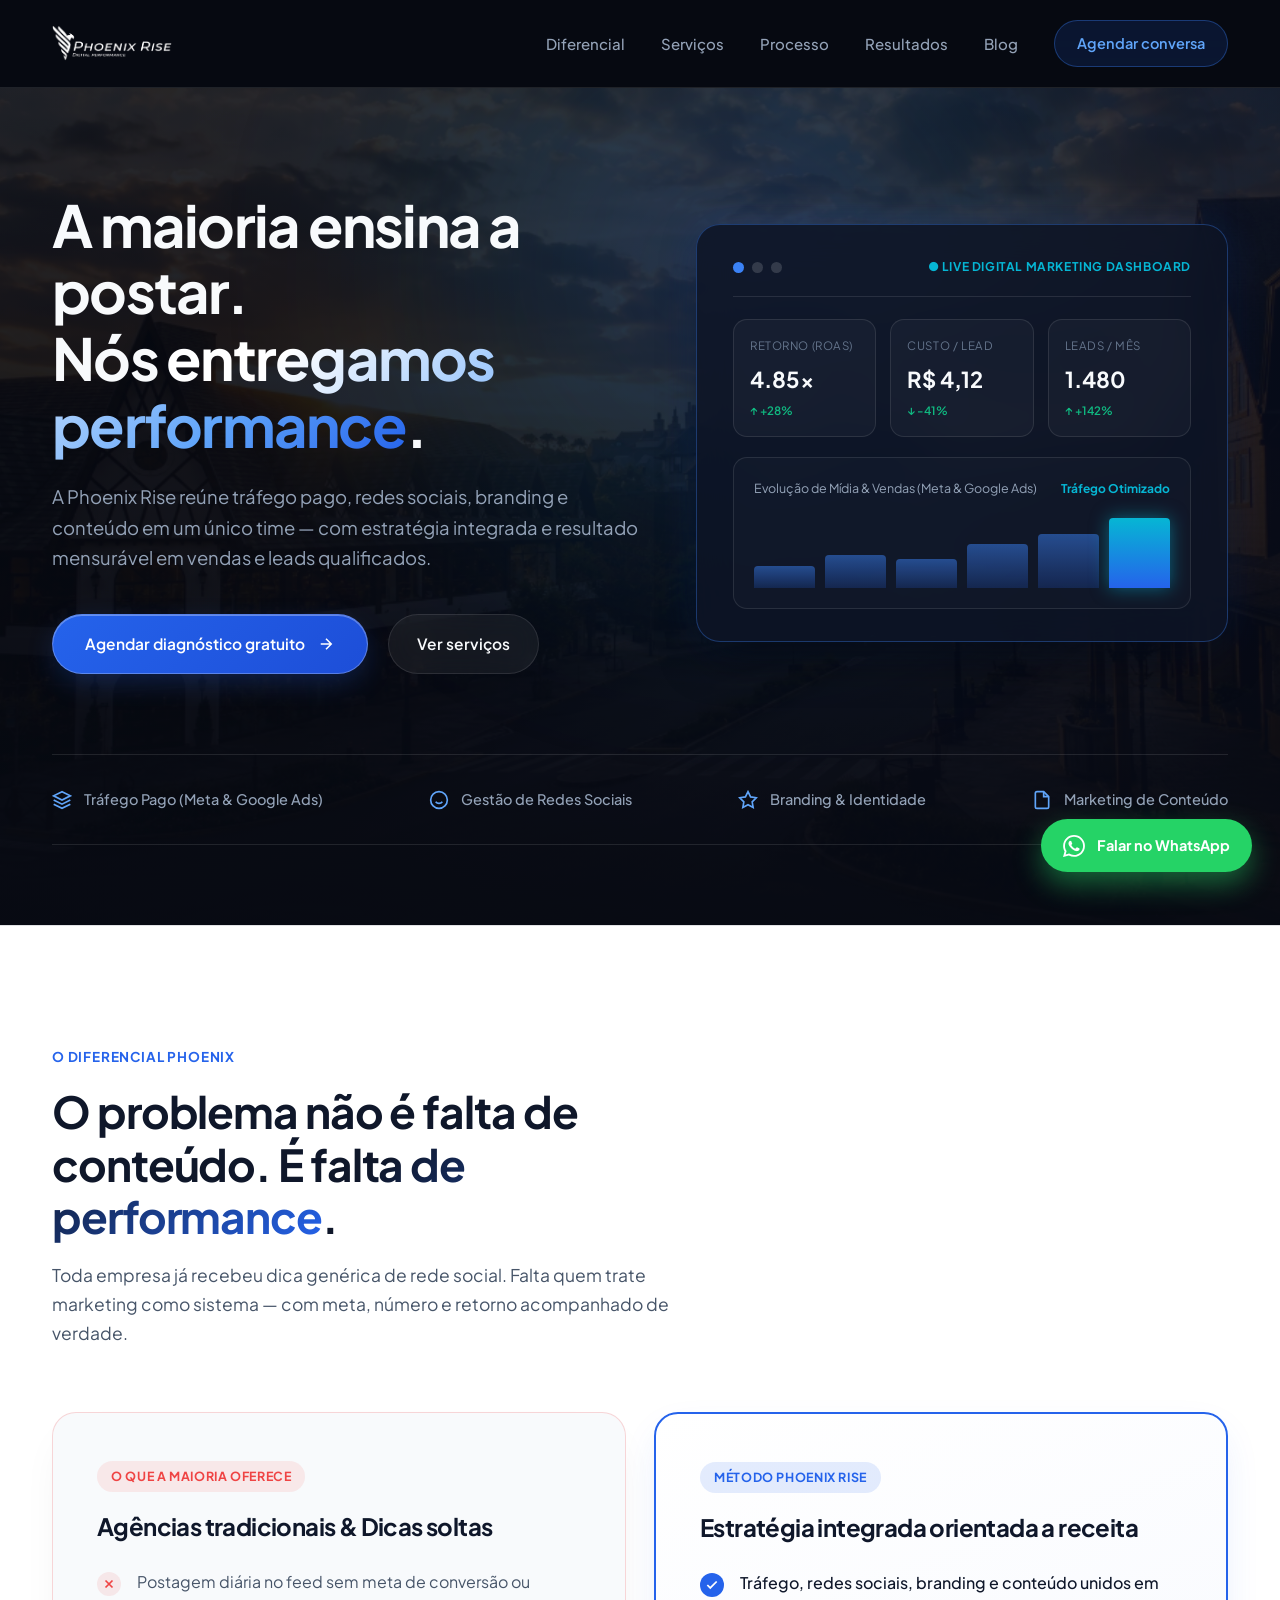
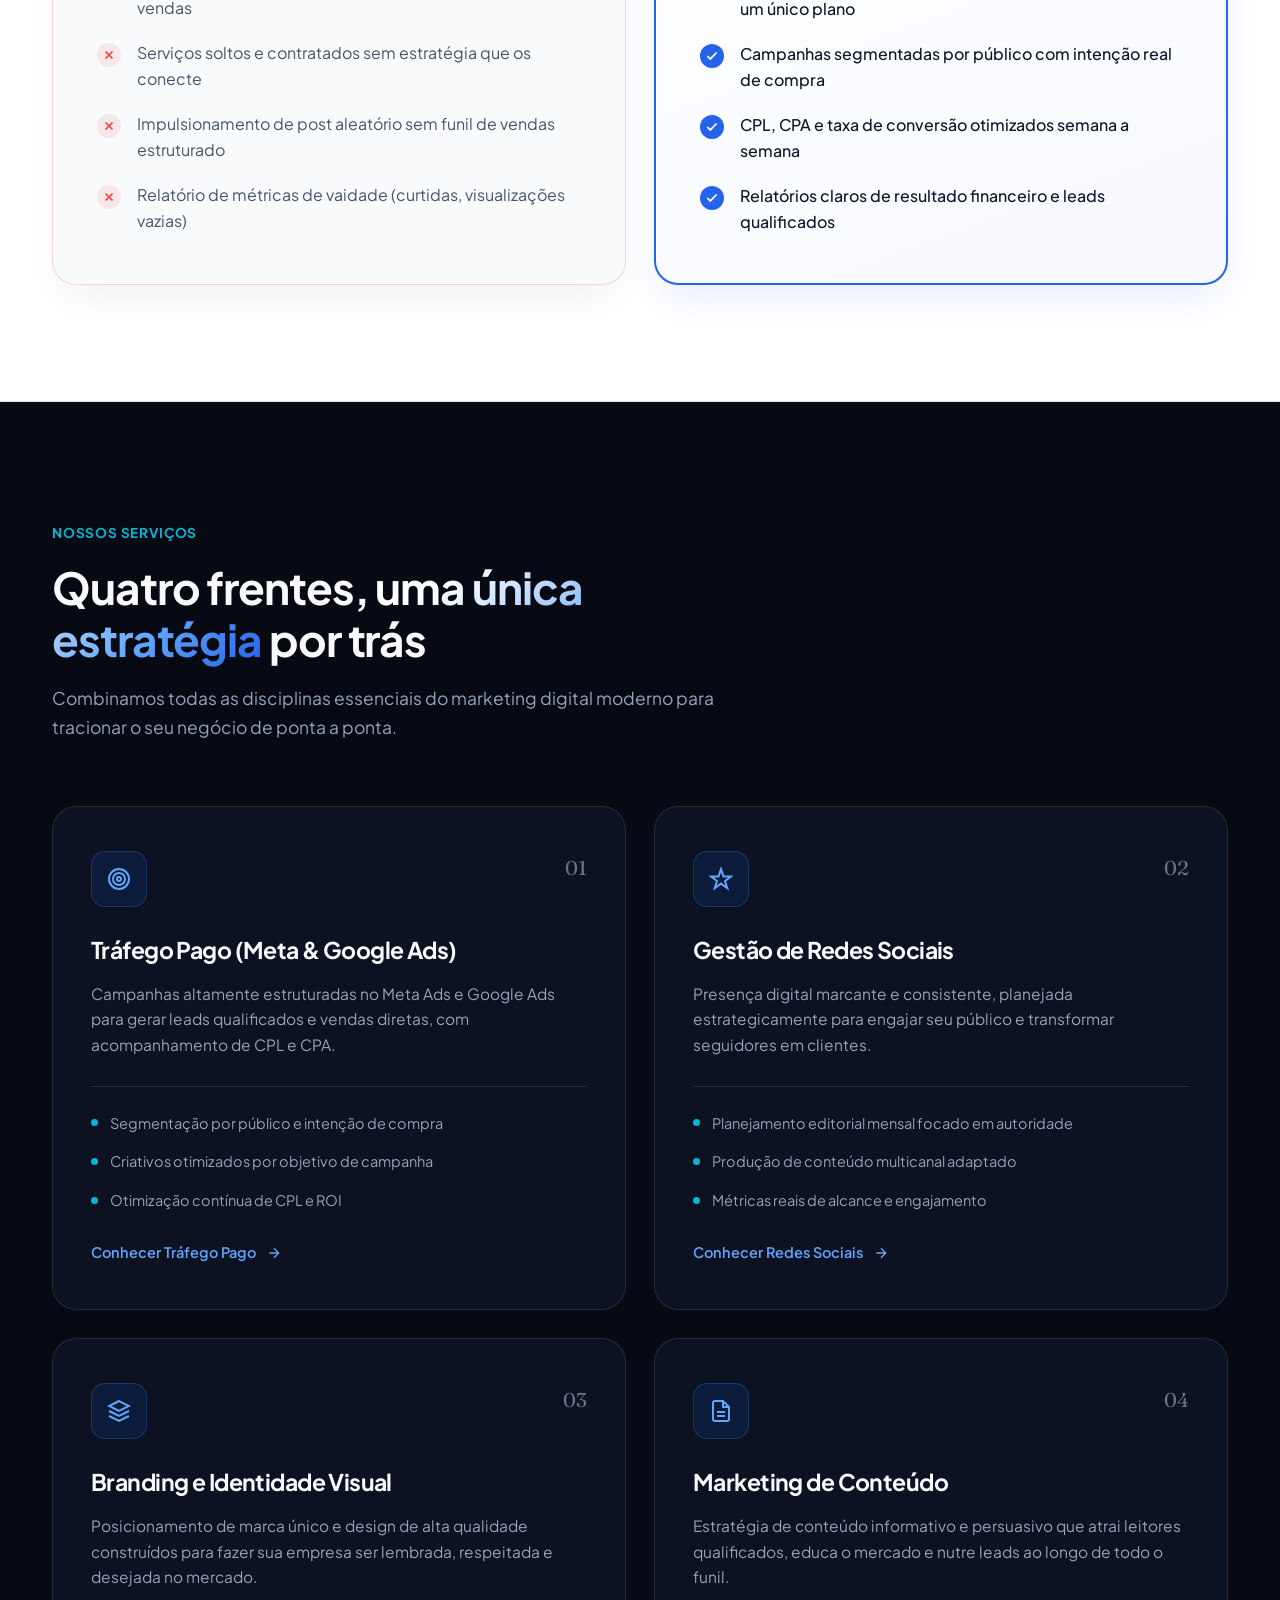
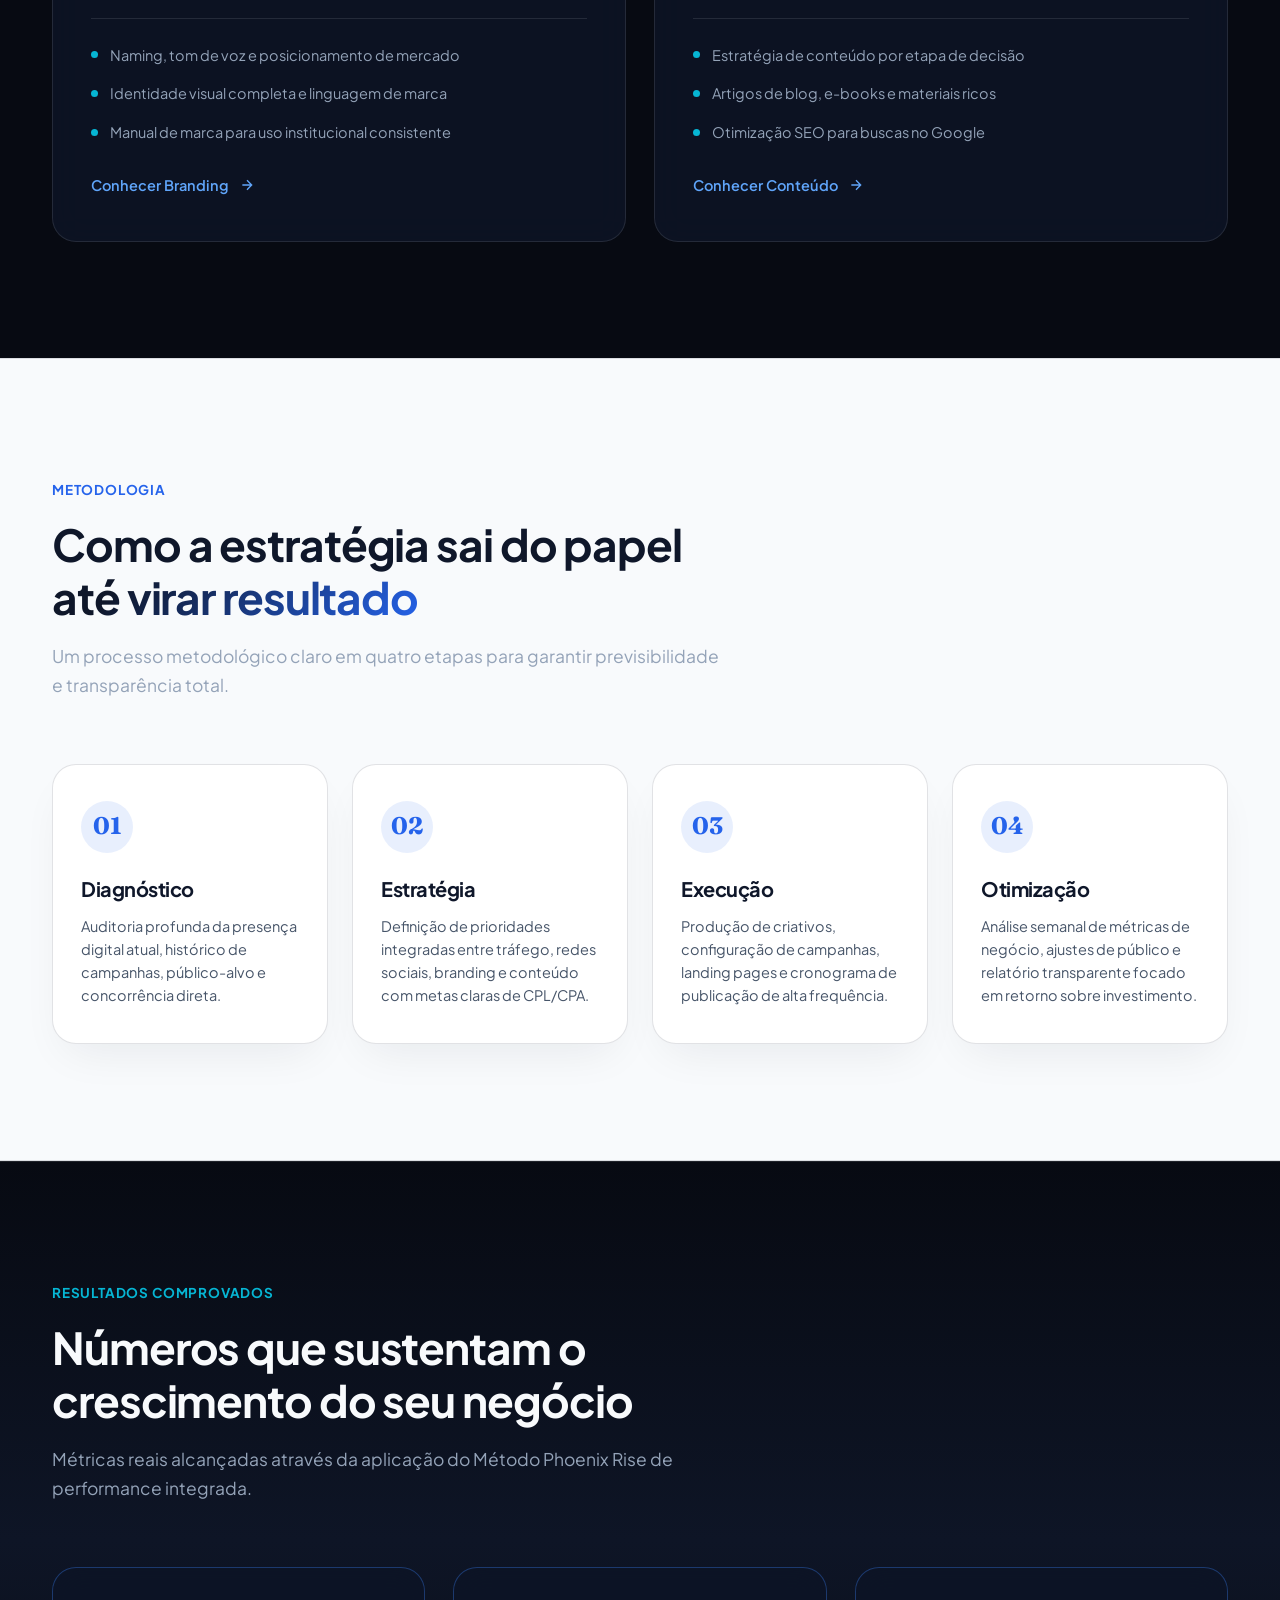
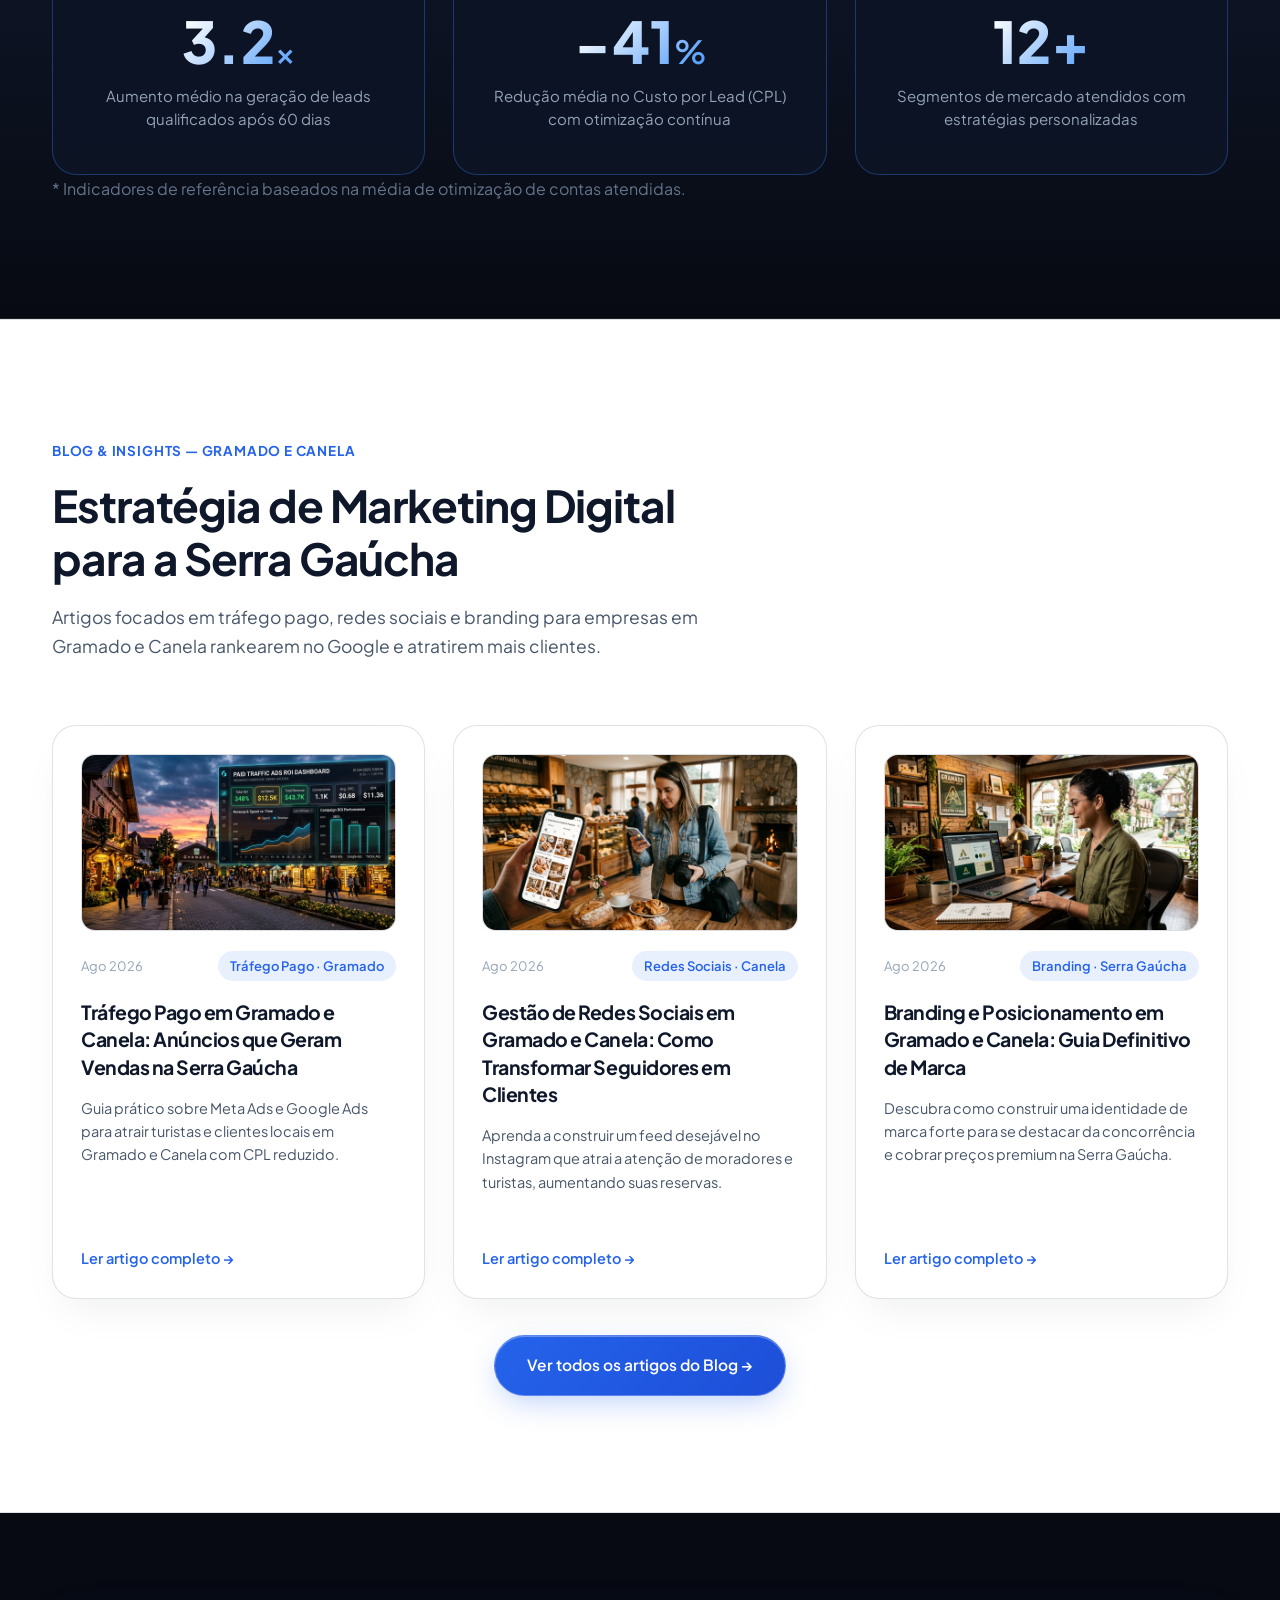
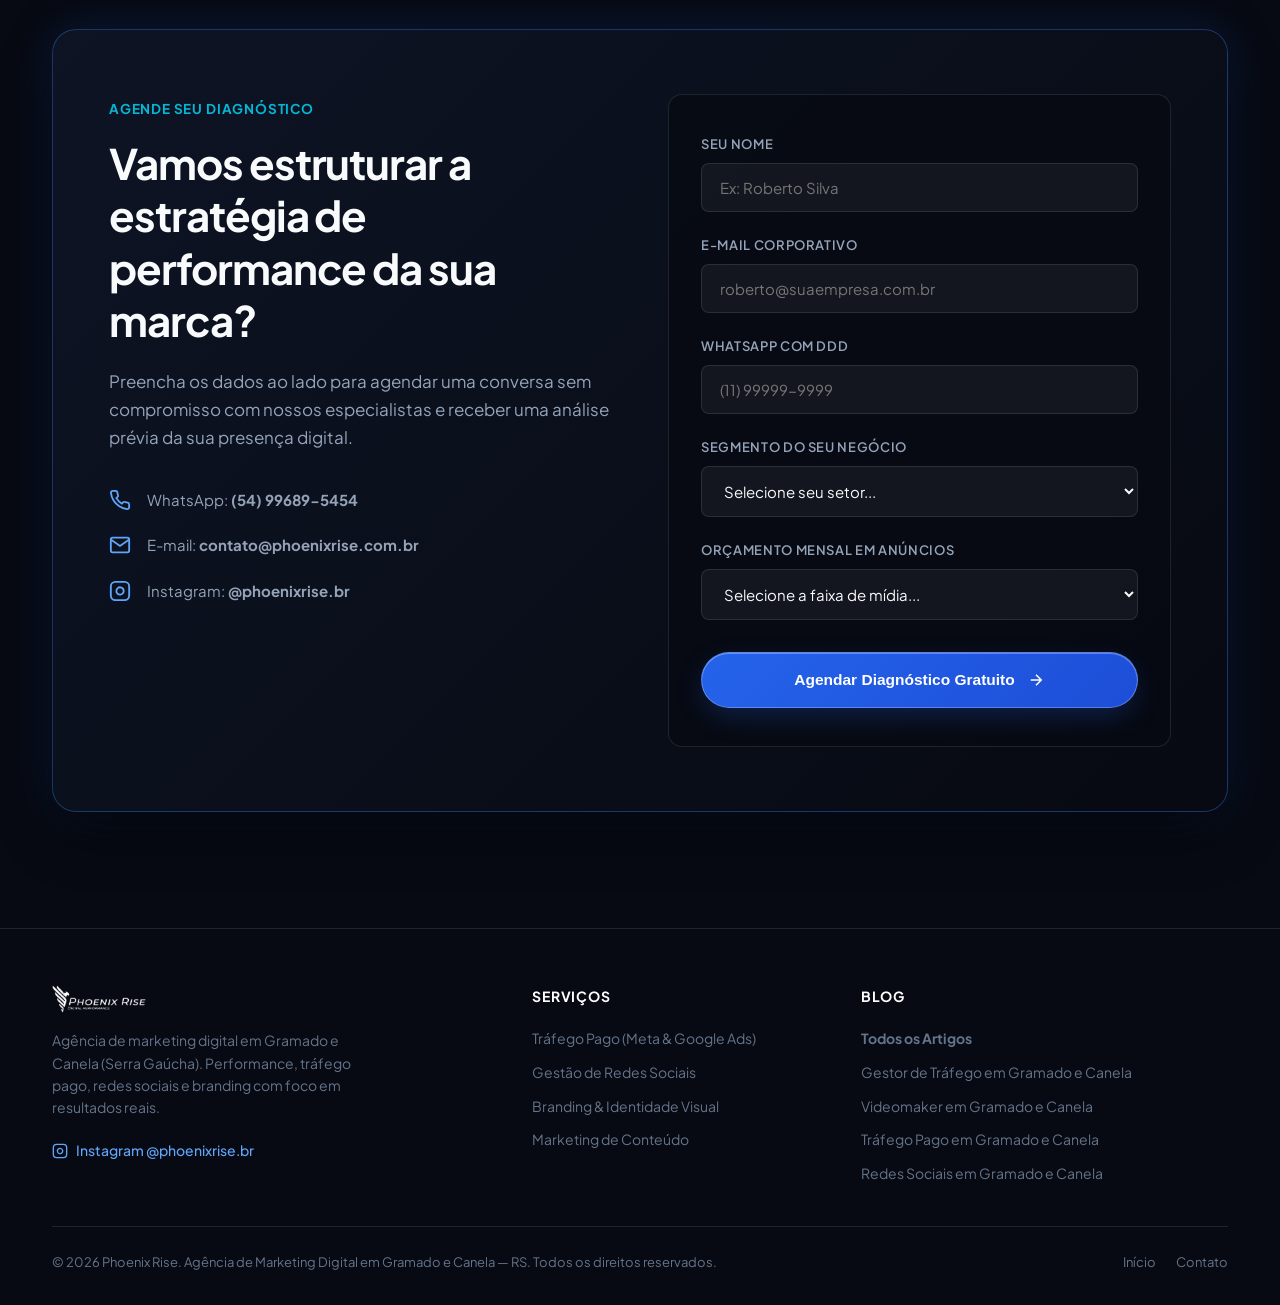
<file: index.html>
<!DOCTYPE html>
<html lang="pt-BR">
<head>
<!-- Google Tag Manager -->
<script>(function(w,d,s,l,i){w[l]=w[l]||[];w[l].push({'gtm.start':
new Date().getTime(),event:'gtm.js'});var f=d.getElementsByTagName(s)[0],
j=d.createElement(s),dl=l!='dataLayer'?'&l='+l:'';j.async=true;j.src=
'https://www.googletagmanager.com/gtm.js?id='+i+dl;f.parentNode.insertBefore(j,f);
})(window,document,'script','dataLayer','GTM-NFWV7SX5');</script>
<!-- End Google Tag Manager -->
<!-- Google tag (gtag.js) -->
<script async src="https://www.googletagmanager.com/gtag/js?id=AW-602107502"></script>
<script>
  window.dataLayer = window.dataLayer || [];
  function gtag(){dataLayer.push(arguments);}
  gtag('js', new Date());

  gtag('config', 'AW-602107502');
</script>
<meta charset="UTF-8">
<meta name="viewport" content="width=device-width, initial-scale=1.0">
<title>Agência de Marketing Digital em Gramado e Canela | Phoenix Rise — Tráfego Pago, Redes Sociais e Branding</title>
<meta name="description" content="Agência de marketing digital em Gramado e Canela (Serra Gaúcha). Especialistas em tráfego pago (Meta Ads e Google Ads), gestão de redes sociais, branding e conteúdo com foco em vendas e leads qualificados.">
<meta name="keywords" content="agência de marketing digital Gramado, agência de marketing Canela, tráfego pago Gramado, gestão de redes sociais Canela, branding Serra Gaúcha, anúncios Google Ads Gramado, marketing Serra Gaúcha">
<link rel="canonical" href="https://www.phoenixrise.com.br/">
<meta property="og:type" content="website">
<meta property="og:title" content="Agência de Marketing Digital em Gramado e Canela | Phoenix Rise">
<meta property="og:description" content="Tráfego pago, redes sociais, branding e conteúdo para empresas em Gramado, Canela e Serra Gaúcha com foco em resultado mensurável.">
<meta property="og:url" content="https://www.phoenixrise.com.br/">
<meta property="og:locale" content="pt_BR">
<link rel="preconnect" href="https://fonts.googleapis.com">
<link rel="preconnect" href="https://fonts.gstatic.com" crossorigin>
<link href="https://fonts.googleapis.com/css2?family=Fraunces:ital,opsz,wght@0,9..144,300;0,9..144,500;0,9..144,700;1,9..144,400&family=Inter:wght@300;400;500;600;700&family=Plus+Jakarta+Sans:wght@400;500;600;700;800&display=swap" rel="stylesheet">
<link rel="stylesheet" href="style.css">
<script type="application/ld+json">
{
  "@context": "https://schema.org",
  "@type": ["MarketingAgency", "LocalBusiness"],
  "name": "Phoenix Rise",
  "legalName": "Phoenix Rise — Agência de Marketing Digital",
  "url": "https://www.phoenixrise.com.br/",
  "logo": "https://www.phoenixrise.com.br/assets/logo-white.png",
  "image": "https://www.phoenixrise.com.br/assets/bg-hero-region.jpg",
  "description": "Agência de marketing digital em Gramado e Canela (Serra Gaúcha). Especialistas em tráfego pago (Meta Ads e Google Ads), gestão de redes sociais, branding e conteúdo com foco em vendas e leads qualificados.",
  "telephone": "+55-54-99689-5454",
  "address": {
    "@type": "PostalAddress",
    "addressLocality": "Gramado",
    "addressRegion": "RS",
    "addressCountry": "BR"
  },
  "areaServed": [
    { "@type": "City", "name": "Gramado" },
    { "@type": "City", "name": "Canela" },
    { "@type": "AdministrativeArea", "name": "Serra Gaúcha" },
    { "@type": "Country", "name": "Brasil" }
  ],
  "sameAs": [
    "https://www.instagram.com/phoenixrise.br/"
  ],
  "knowsAbout": [
    "Tráfego Pago Gramado",
    "Meta Ads Canela",
    "Google Ads Serra Gaúcha",
    "Social Media Gramado",
    "Branding Canela"
  ]
}
</script>
</head>
<body>
<!-- Google Tag Manager (noscript) -->
<noscript><iframe src="https://www.googletagmanager.com/ns.html?id=GTM-NFWV7SX5"
height="0" width="0" style="display:none;visibility:hidden"></iframe></noscript>
<!-- End Google Tag Manager (noscript) -->

<!-- HEADER NAVBAR -->
<header>
  <nav>
    <a href="/" class="brand">
      <img src="/assets/logo-white.png" alt="Phoenix Rise — Digital Performance">
    </a>
    <div class="nav-links">
      <a href="#diferencial">Diferencial</a>
      <a href="#servicos">Serviços</a>
      <a href="#processo">Processo</a>
      <a href="#resultados">Resultados</a>
      <a href="/blog/index.html">Blog</a>
      <a href="#contato" class="nav-cta">Agendar conversa</a>
    </div>
    <button class="nav-toggle" aria-label="Abrir Menu">☰</button>
  </nav>
</header>

<main>
  <!-- HERO SECTION (DARK OBSIDIAN + REGIONAL BACKGROUND OVERLAY + ELECTRIC BLUE LIGHTING) -->
  <section class="hero">
    <div class="hero-bg-overlay"></div>
    <div class="wrap">
      <div class="hero-grid">
        <div>
          <h1 class="hero-head">A maioria ensina a postar.<br>Nós <span class="text-gradient-blue">entregamos performance</span>.</h1>
          <p class="hero-sub">A Phoenix Rise reúne tráfego pago, redes sociais, branding e conteúdo em um único time — com estratégia integrada e resultado mensurável em vendas e leads qualificados.</p>
          <div class="hero-actions">
            <a href="#contato" class="btn-primary">
              <span>Agendar diagnóstico gratuito</span>
              <svg width="18" height="18" viewBox="0 0 24 24" fill="none" stroke="currentColor" stroke-width="2"><path d="M5 12h14M12 5l7 7-7 7"/></svg>
            </a>
            <a href="#servicos" class="btn-ghost">Ver serviços</a>
          </div>
        </div>

        <!-- Digital Marketing First Layer Visual Showcase -->
        <div class="hero-visual-card">
          <div class="visual-top-bar">
            <div class="visual-dots">
              <div class="visual-dot blue"></div>
              <div class="visual-dot"></div>
              <div class="visual-dot"></div>
            </div>
            <div class="visual-tag">● Live Digital Marketing Dashboard</div>
          </div>
          
          <div class="dashboard-mockup">
            <div class="mockup-metrics">
              <div class="mockup-card">
                <div class="mockup-card-title">Retorno (ROAS)</div>
                <div class="mockup-card-num">4.85x</div>
                <div class="mockup-card-change">↑ +28%</div>
              </div>
              <div class="mockup-card">
                <div class="mockup-card-title">Custo / Lead</div>
                <div class="mockup-card-num">R$ 4,12</div>
                <div class="mockup-card-change">↓ -41%</div>
              </div>
              <div class="mockup-card">
                <div class="mockup-card-title">Leads / Mês</div>
                <div class="mockup-card-num">1.480</div>
                <div class="mockup-card-change">↑ +142%</div>
              </div>
            </div>

            <div class="mockup-chart-box">
              <div class="chart-header">
                <span>Evolução de Mídia & Vendas (Meta & Google Ads)</span>
                <strong style="color:var(--blue-cyan);">Tráfego Otimizado</strong>
              </div>
              <div class="chart-bars-wrap">
                <div class="chart-bar" style="height: 30%;"></div>
                <div class="chart-bar" style="height: 45%;"></div>
                <div class="chart-bar" style="height: 40%;"></div>
                <div class="chart-bar" style="height: 60%;"></div>
                <div class="chart-bar" style="height: 75%;"></div>
                <div class="chart-bar active" style="height: 96%;"></div>
              </div>
            </div>
          </div>
        </div>
      </div>

      <!-- Trust Strip -->
      <div class="hero-strip">
        <div class="hero-strip-item">
          <svg viewBox="0 0 24 24" fill="none" stroke="currentColor" stroke-width="2"><path d="M12 2L2 7l10 5 10-5-10-5zM2 17l10 5 10-5M2 12l10 5 10-5"/></svg>
          <span>Tráfego Pago (Meta & Google Ads)</span>
        </div>
        <div class="hero-strip-item">
          <svg viewBox="0 0 24 24" fill="none" stroke="currentColor" stroke-width="2"><circle cx="12" cy="12" r="10"/><path d="M8 14s1.5 2 4 2 4-2 4-2M9 9h.01M15 9h.01"/></svg>
          <span>Gestão de Redes Sociais</span>
        </div>
        <div class="hero-strip-item">
          <svg viewBox="0 0 24 24" fill="none" stroke="currentColor" stroke-width="2"><path d="M12 2l3.09 6.26L22 9.27l-5 4.87 1.18 6.88L12 17.77l-6.18 3.25L7 14.14 2 9.27l6.91-1.01L12 2z"/></svg>
          <span>Branding & Identidade</span>
        </div>
        <div class="hero-strip-item">
          <svg viewBox="0 0 24 24" fill="none" stroke="currentColor" stroke-width="2"><path d="M14 2H6a2 2 0 00-2 2v16a2 2 0 002 2h12a2 2 0 002-2V8z"/><polyline points="14 2 14 8 20 8"/></svg>
          <span>Marketing de Conteúdo</span>
        </div>
      </div>
    </div>
  </section>

  <!-- SECTION 2: DIFFERENTIAL (HIGH CONTRAST WHITE BACKGROUND) -->
  <section class="section-pad section-white" id="diferencial">
    <div class="wrap">
      <div class="section-head">
        <span class="section-tag">O Diferencial Phoenix</span>
        <h2>O problema não é falta de conteúdo. É <span class="text-gradient-blue-dark">falta de performance</span>.</h2>
        <p>Toda empresa já recebeu dica genérica de rede social. Falta quem trate marketing como sistema — com meta, número e retorno acompanhado de verdade.</p>
      </div>

      <div class="ledger-grid">
        <div class="ledger-card-light is-them">
          <span class="ledger-badge-light">O que a maioria oferece</span>
          <h3 class="ledger-title-light">Agências tradicionais & Dicas soltas</h3>
          <ul class="ledger-list-light">
            <li>
              <div class="ledger-icon-light"><svg width="14" height="14" viewBox="0 0 24 24" fill="none" stroke="currentColor" stroke-width="3"><path d="M18 6L6 18M6 6l12 12"/></svg></div>
              <span>Postagem diária no feed sem meta de conversão ou vendas</span>
            </li>
            <li>
              <div class="ledger-icon-light"><svg width="14" height="14" viewBox="0 0 24 24" fill="none" stroke="currentColor" stroke-width="3"><path d="M18 6L6 18M6 6l12 12"/></svg></div>
              <span>Serviços soltos e contratados sem estratégia que os conecte</span>
            </li>
            <li>
              <div class="ledger-icon-light"><svg width="14" height="14" viewBox="0 0 24 24" fill="none" stroke="currentColor" stroke-width="3"><path d="M18 6L6 18M6 6l12 12"/></svg></div>
              <span>Impulsionamento de post aleatório sem funil de vendas estruturado</span>
            </li>
            <li>
              <div class="ledger-icon-light"><svg width="14" height="14" viewBox="0 0 24 24" fill="none" stroke="currentColor" stroke-width="3"><path d="M18 6L6 18M6 6l12 12"/></svg></div>
              <span>Relatório de métricas de vaidade (curtidas, visualizações vazias)</span>
            </li>
          </ul>
        </div>

        <div class="ledger-card-light is-us">
          <span class="ledger-badge-light">Método Phoenix Rise</span>
          <h3 class="ledger-title-light">Estratégia integrada orientada a receita</h3>
          <ul class="ledger-list-light">
            <li>
              <div class="ledger-icon-light"><svg width="14" height="14" viewBox="0 0 24 24" fill="none" stroke="currentColor" stroke-width="3"><path d="M20 6L9 17l-5-5"/></svg></div>
              <span>Tráfego, redes sociais, branding e conteúdo unidos em um único plano</span>
            </li>
            <li>
              <div class="ledger-icon-light"><svg width="14" height="14" viewBox="0 0 24 24" fill="none" stroke="currentColor" stroke-width="3"><path d="M20 6L9 17l-5-5"/></svg></div>
              <span>Campanhas segmentadas por público com intenção real de compra</span>
            </li>
            <li>
              <div class="ledger-icon-light"><svg width="14" height="14" viewBox="0 0 24 24" fill="none" stroke="currentColor" stroke-width="3"><path d="M20 6L9 17l-5-5"/></svg></div>
              <span>CPL, CPA e taxa de conversão otimizados semana a semana</span>
            </li>
            <li>
              <div class="ledger-icon-light"><svg width="14" height="14" viewBox="0 0 24 24" fill="none" stroke="currentColor" stroke-width="3"><path d="M20 6L9 17l-5-5"/></svg></div>
              <span>Relatórios claros de resultado financeiro e leads qualificados</span>
            </li>
          </ul>
        </div>
      </div>
    </div>
  </section>

  <!-- SECTION 3: SERVICES (OBSIDIAN BLACK WITH ELECTRIC BLUE CARDS) -->
  <section class="section-pad section-black" id="servicos">
    <div class="wrap">
      <div class="section-head">
        <span class="section-tag">Nossos Serviços</span>
        <h2>Quatro frentes, <span class="text-gradient-blue">uma única estratégia</span> por trás</h2>
        <p>Combinamos todas as disciplinas essenciais do marketing digital moderno para tracionar o seu negócio de ponta a ponta.</p>
      </div>

      <div class="services-grid">
        <!-- Service 1 -->
        <div class="service-card-black">
          <div>
            <div class="service-top">
              <div class="service-icon-blue">
                <svg width="24" height="24" viewBox="0 0 24 24" fill="none" stroke="currentColor" stroke-width="2"><circle cx="12" cy="12" r="10"/><circle cx="12" cy="12" r="6"/><circle cx="12" cy="12" r="2"/></svg>
              </div>
              <div class="service-num">01</div>
            </div>
            <h3><a href="/servicos/trafego-pago.html">Tráfego Pago (Meta & Google Ads)</a></h3>
            <p>Campanhas altamente estruturadas no Meta Ads e Google Ads para gerar leads qualificados e vendas diretas, com acompanhamento de CPL e CPA.</p>
            <ul class="service-feats-dark">
              <li>Segmentação por público e intenção de compra</li>
              <li>Criativos otimizados por objetivo de campanha</li>
              <li>Otimização contínua de CPL e ROI</li>
            </ul>
          </div>
          <a href="/servicos/trafego-pago.html" class="service-link-blue">
            <span>Conhecer Tráfego Pago</span>
            <svg width="16" height="16" viewBox="0 0 24 24" fill="none" stroke="currentColor" stroke-width="2"><path d="M5 12h14M12 5l7 7-7 7"/></svg>
          </a>
        </div>

        <!-- Service 2 -->
        <div class="service-card-black">
          <div>
            <div class="service-top">
              <div class="service-icon-blue">
                <svg width="24" height="24" viewBox="0 0 24 24" fill="none" stroke="currentColor" stroke-width="2"><path d="M12 2l2.4 7.4H22l-6 4.6 2.3 7.2-6.3-4.6-6.3 4.6 2.3-7.2-6-4.6h7.6z"/></svg>
              </div>
              <div class="service-num">02</div>
            </div>
            <h3><a href="/servicos/gestao-redes-sociais.html">Gestão de Redes Sociais</a></h3>
            <p>Presença digital marcante e consistente, planejada estrategicamente para engajar seu público e transformar seguidores em clientes.</p>
            <ul class="service-feats-dark">
              <li>Planejamento editorial mensal focado em autoridade</li>
              <li>Produção de conteúdo multicanal adaptado</li>
              <li>Métricas reais de alcance e engajamento</li>
            </ul>
          </div>
          <a href="/servicos/gestao-redes-sociais.html" class="service-link-blue">
            <span>Conhecer Redes Sociais</span>
            <svg width="16" height="16" viewBox="0 0 24 24" fill="none" stroke="currentColor" stroke-width="2"><path d="M5 12h14M12 5l7 7-7 7"/></svg>
          </a>
        </div>

        <!-- Service 3 -->
        <div class="service-card-black">
          <div>
            <div class="service-top">
              <div class="service-icon-blue">
                <svg width="24" height="24" viewBox="0 0 24 24" fill="none" stroke="currentColor" stroke-width="2"><path d="M12 2L2 7l10 5 10-5-10-5zM2 17l10 5 10-5M2 12l10 5 10-5"/></svg>
              </div>
              <div class="service-num">03</div>
            </div>
            <h3><a href="/servicos/branding-identidade-visual.html">Branding e Identidade Visual</a></h3>
            <p>Posicionamento de marca único e design de alta qualidade construídos para fazer sua empresa ser lembrada, respeitada e desejada no mercado.</p>
            <ul class="service-feats-dark">
              <li>Naming, tom de voz e posicionamento de mercado</li>
              <li>Identidade visual completa e linguagem de marca</li>
              <li>Manual de marca para uso institucional consistente</li>
            </ul>
          </div>
          <a href="/servicos/branding-identidade-visual.html" class="service-link-blue">
            <span>Conhecer Branding</span>
            <svg width="16" height="16" viewBox="0 0 24 24" fill="none" stroke="currentColor" stroke-width="2"><path d="M5 12h14M12 5l7 7-7 7"/></svg>
          </a>
        </div>

        <!-- Service 4 -->
        <div class="service-card-black">
          <div>
            <div class="service-top">
              <div class="service-icon-blue">
                <svg width="24" height="24" viewBox="0 0 24 24" fill="none" stroke="currentColor" stroke-width="2"><path d="M14 2H6a2 2 0 00-2 2v16a2 2 0 002 2h12a2 2 0 002-2V8z"/><polyline points="14 2 14 8 20 8"/><line x1="16" y1="13" x2="8" y2="13"/><line x1="16" y1="17" x2="8" y2="17"/></svg>
              </div>
              <div class="service-num">04</div>
            </div>
            <h3><a href="/servicos/marketing-de-conteudo.html">Marketing de Conteúdo</a></h3>
            <p>Estratégia de conteúdo informativo e persuasivo que atrai leitores qualificados, educa o mercado e nutre leads ao longo de todo o funil.</p>
            <ul class="service-feats-dark">
              <li>Estratégia de conteúdo por etapa de decisão</li>
              <li>Artigos de blog, e-books e materiais ricos</li>
              <li>Otimização SEO para buscas no Google</li>
            </ul>
          </div>
          <a href="/servicos/marketing-de-conteudo.html" class="service-link-blue">
            <span>Conhecer Conteúdo</span>
            <svg width="16" height="16" viewBox="0 0 24 24" fill="none" stroke="currentColor" stroke-width="2"><path d="M5 12h14M12 5l7 7-7 7"/></svg>
          </a>
        </div>
      </div>
    </div>
  </section>

  <!-- SECTION 4: PROCESS (CRISP LIGHT SURFACE) -->
  <section class="section-pad section-light-surface" id="processo">
    <div class="wrap">
      <div class="section-head">
        <span class="section-tag" style="color:var(--blue-primary);">Metodologia</span>
        <h2>Como a estratégia sai do papel <span class="text-gradient-blue-dark">até virar resultado</span></h2>
        <p>Um processo metodológico claro em quatro etapas para garantir previsibilidade e transparência total.</p>
      </div>

      <div class="process-grid">
        <div class="process-step-light">
          <div class="step-num-blue">01</div>
          <h3>Diagnóstico</h3>
          <p>Auditoria profunda da presença digital atual, histórico de campanhas, público-alvo e concorrência direta.</p>
        </div>
        <div class="process-step-light">
          <div class="step-num-blue">02</div>
          <h3>Estratégia</h3>
          <p>Definição de prioridades integradas entre tráfego, redes sociais, branding e conteúdo com metas claras de CPL/CPA.</p>
        </div>
        <div class="process-step-light">
          <div class="step-num-blue">03</div>
          <h3>Execução</h3>
          <p>Produção de criativos, configuração de campanhas, landing pages e cronograma de publicação de alta frequência.</p>
        </div>
        <div class="process-step-light">
          <div class="step-num-blue">04</div>
          <h3>Otimização</h3>
          <p>Análise semanal de métricas de negócio, ajustes de público e relatório transparente focado em retorno sobre investimento.</p>
        </div>
      </div>
    </div>
  </section>

  <!-- SECTION 5: RESULTS (DEEP ROYAL BLUE LUXURY) -->
  <section class="section-pad results-section-blue" id="resultados">
    <div class="wrap">
      <div class="section-head">
        <span class="section-tag">Resultados Comprovados</span>
        <h2>Números que sustentam o crescimento do seu negócio</h2>
        <p>Métricas reais alcançadas através da aplicação do Método Phoenix Rise de performance integrada.</p>
      </div>

      <div class="stat-grid">
        <div class="stat-card-blue">
          <div class="stat-num-blue">3.2<span style="font-size:32px; font-weight:600;">×</span></div>
          <div class="stat-label-dark">Aumento médio na geração de leads qualificados após 60 dias</div>
        </div>
        <div class="stat-card-blue">
          <div class="stat-num-blue">−41<span style="font-size:32px; font-weight:600;">%</span></div>
          <div class="stat-label-dark">Redução média no Custo por Lead (CPL) com otimização contínua</div>
        </div>
        <div class="stat-card-blue">
          <div class="stat-num-blue">12+</div>
          <div class="stat-label-dark">Segmentos de mercado atendidos com estratégias personalizadas</div>
        </div>
      </div>
      <p class="case-note" style="color:var(--text-on-dark-dim);">* Indicadores de referência baseados na média de otimização de contas atendidas.</p>
    </div>
  </section>

  <!-- SECTION 6: BLOG PREVIEW (WHITE BACKGROUND) -->
  <section class="section-pad section-white" id="blog-preview">
    <div class="wrap">
      <div class="section-head">
        <span class="section-tag">Blog & Insights — Gramado e Canela</span>
        <h2>Estratégia de Marketing Digital para a Serra Gaúcha</h2>
        <p>Artigos focados em tráfego pago, redes sociais e branding para empresas em Gramado e Canela rankearem no Google e atratirem mais clientes.</p>
      </div>

      <div class="blog-grid">
        <article class="blog-card-light">
          <div>
            <div class="blog-thumb-wrap">
              <img src="/assets/thumb-trafego-gramado.jpg" alt="Tráfego Pago em Gramado e Canela">
            </div>
            <div class="blog-meta-light">
              <span>Ago 2026</span>
              <span class="blog-tag-blue">Tráfego Pago · Gramado</span>
            </div>
            <h3><a href="/blog/trafego-pago-gramado-canela.html">Tráfego Pago em Gramado e Canela: Anúncios que Geram Vendas na Serra Gaúcha</a></h3>
            <p>Guia prático sobre Meta Ads e Google Ads para atrair turistas e clientes locais em Gramado e Canela com CPL reduzido.</p>
          </div>
          <a href="/blog/trafego-pago-gramado-canela.html" class="service-link-blue" style="color:var(--blue-primary);">Ler artigo completo →</a>
        </article>

        <article class="blog-card-light">
          <div>
            <div class="blog-thumb-wrap">
              <img src="/assets/thumb-social-gramado.jpg" alt="Gestão de Redes Sociais em Gramado e Canela">
            </div>
            <div class="blog-meta-light">
              <span>Ago 2026</span>
              <span class="blog-tag-blue">Redes Sociais · Canela</span>
            </div>
            <h3><a href="/blog/gestao-redes-sociais-gramado-canela.html">Gestão de Redes Sociais em Gramado e Canela: Como Transformar Seguidores em Clientes</a></h3>
            <p>Aprenda a construir um feed desejável no Instagram que atrai a atenção de moradores e turistas, aumentando suas reservas.</p>
          </div>
          <a href="/blog/gestao-redes-sociais-gramado-canela.html" class="service-link-blue" style="color:var(--blue-primary);">Ler artigo completo →</a>
        </article>

        <article class="blog-card-light">
          <div>
            <div class="blog-thumb-wrap">
              <img src="/assets/thumb-branding-gramado.jpg" alt="Branding e Marketing Digital em Gramado e Canela">
            </div>
            <div class="blog-meta-light">
              <span>Ago 2026</span>
              <span class="blog-tag-blue">Branding · Serra Gaúcha</span>
            </div>
            <h3><a href="/blog/branding-marketing-digital-gramado-canela.html">Branding e Posicionamento em Gramado e Canela: Guia Definitivo de Marca</a></h3>
            <p>Descubra como construir uma identidade de marca forte para se destacar da concorrência e cobrar preços premium na Serra Gaúcha.</p>
          </div>
          <a href="/blog/branding-marketing-digital-gramado-canela.html" class="service-link-blue" style="color:var(--blue-primary);">Ler artigo completo →</a>
        </article>
      </div>

      <div style="text-align:center; margin-top:36px;">
        <a href="/blog/index.html" class="btn-primary" style="display:inline-flex;">Ver todos os artigos do Blog →</a>
      </div>
    </div>
  </section>

  <!-- SECTION 7: CTA & DIAGNOSTIC LEAD FORM (DARK ELECTRIC BLUE BOX) -->
  <section class="cta-section" id="contato">
    <div class="wrap">
      <div class="cta-box-blue">
        <div class="cta-grid">
          <div class="cta-text">
            <span class="section-tag" style="color:var(--blue-cyan);">Agende Seu Diagnóstico</span>
            <h2>Vamos estruturar a estratégia de performance da sua marca?</h2>
            <p>Preencha os dados ao lado para agendar uma conversa sem compromisso com nossos especialistas e receber uma análise prévia da sua presença digital.</p>
            
            <div class="contact-info-list" style="margin-top:28px;">
              <div class="contact-info-item">
                <svg viewBox="0 0 24 24" fill="none" stroke="currentColor" stroke-width="2"><path d="M22 16.92v3a2 2 0 01-2.18 2 19.79 19.79 0 01-8.63-3.07 19.5 19.5 0 01-6-6 19.79 19.79 0 01-3.07-8.67A2 2 0 014.11 2h3a2 2 0 012 1.72 12.84 12.84 0 00.7 2.81 2 2 0 01-.45 2.11L8.09 9.91a16 16 0 006 6l1.27-1.27a2 2 0 012.11-.45 12.84 12.84 0 002.81.7A2 2 0 0122 16.92z"/></svg>
                <span>WhatsApp: <strong>(54) 99689-5454</strong></span>
              </div>
              <div class="contact-info-item">
                <svg viewBox="0 0 24 24" fill="none" stroke="currentColor" stroke-width="2"><path d="M4 4h16c1.1 0 2 .9 2 2v12c0 1.1-.9 2-2 2H4c-1.1 0-2-.9-2-2V6c0-1.1.9-2 2-2z"/><polyline points="22,6 12,13 2,6"/></svg>
                <span>E-mail: <strong>contato@phoenixrise.com.br</strong></span>
              </div>
              <div class="contact-info-item">
                <svg viewBox="0 0 24 24" fill="none" stroke="currentColor" stroke-width="2"><rect x="2" y="2" width="20" height="20" rx="5"/><path d="M16 11.37A4 4 0 1112.63 8 4 4 0 0116 11.37z"/><line x1="17.5" y1="6.5" x2="17.51" y2="6.5"/></svg>
                <span>Instagram: <a href="https://www.instagram.com/phoenixrise.br/" target="_blank" rel="noopener"><strong>@phoenixrise.br</strong></a></span>
              </div>
            </div>
          </div>

          <!-- Interactive Lead Capture Form -->
          <form class="lead-form-blue" id="lead-diagnostic-form">
            <div id="form-success-msg" class="form-success-msg"></div>
            
            <div class="form-group">
              <label for="form-name">Seu Nome</label>
              <input type="text" id="form-name" class="form-control" placeholder="Ex: Roberto Silva" required>
            </div>

            <div class="form-group">
              <label for="form-email">E-mail Corporativo</label>
              <input type="email" id="form-email" class="form-control" placeholder="roberto@suaempresa.com.br" required>
            </div>

            <div class="form-group">
              <label for="form-phone">WhatsApp com DDD</label>
              <input type="tel" id="form-phone" class="form-control" placeholder="(11) 99999-9999" required>
            </div>

            <div class="form-group">
              <label for="form-segment">Segmento do Seu Negócio</label>
              <select id="form-segment" class="form-control" required>
                <option value="" disabled selected>Selecione seu setor...</option>
                <option value="Serviços / Consultoria">Serviços / B2B / Consultoria</option>
                <option value="E-commerce / Varejo">E-commerce / Varejo</option>
                <option value="Saúde / Estética / Clínica">Saúde / Estética / Clínica</option>
                <option value="Tecnologia / SaaS">Tecnologia / SaaS</option>
                <option value="Imobiliário / Construção">Imobiliário / Construção</option>
                <option value="Outro Segmento">Outro Segmento</option>
              </select>
            </div>

            <div class="form-group">
              <label for="form-budget">Orçamento Mensal em Anúncios</label>
              <select id="form-budget" class="form-control" required>
                <option value="" disabled selected>Selecione a faixa de mídia...</option>
                <option value="Ainda não invisto">Ainda não invisto em anúncios</option>
                <option value="Até R$ 3.000 / mês">Até R$ 3.000 / mês</option>
                <option value="R$ 3.000 a R$ 10.000 / mês">R$ 3.000 a R$ 10.000 / mês</option>
                <option value="Acima de R$ 10.000 / mês">Acima de R$ 10.000 / mês</option>
              </select>
            </div>

            <button type="submit" class="btn-primary form-submit-btn">
              <span>Agendar Diagnóstico Gratuito</span>
              <svg width="18" height="18" viewBox="0 0 24 24" fill="none" stroke="currentColor" stroke-width="2"><path d="M5 12h14M12 5l7 7-7 7"/></svg>
            </button>
          </form>
        </div>
      </div>
    </div>
  </section>
</main>

<!-- FLOATING WHATSAPP BUTTON -->
<a href="https://wa.me/5554996895454?text=Ol%C3%A1!%20Vim%20pelo%20site%20da%20Phoenix%20Rise%20e%20gostaria%20de%20agendar%20um%20diagn%C3%B3stico%20de%20marketing." target="_blank" rel="noopener" class="floating-whatsapp" aria-label="Falar no WhatsApp">
  <svg viewBox="0 0 24 24"><path d="M.057 24l1.687-6.163c-1.041-1.804-1.588-3.849-1.587-5.946.003-6.556 5.338-11.891 11.893-11.891 3.181.001 6.167 1.24 8.413 3.488 2.245 2.248 3.481 5.236 3.48 8.414-.003 6.557-5.338 11.892-11.893 11.892-1.99-.001-3.951-.5-5.688-1.448l-6.205 1.654zm6.597-3.807c1.676.995 3.276 1.591 5.392 1.592 5.448 0 9.886-4.434 9.889-9.885.002-5.462-4.415-9.89-9.881-9.892-5.452 0-9.887 4.434-9.889 9.884-.001 2.225.651 3.891 1.746 5.634l-.999 3.648 3.742-.981zm11.387-5.464c-.074-.124-.272-.198-.57-.347-.297-.149-1.758-.868-2.031-.967-.272-.099-.47-.149-.669.149-.198.297-.768.967-.941 1.165-.173.198-.347.223-.644.074-.297-.149-1.255-.462-2.39-1.475-.883-.788-1.48-1.761-1.653-2.059-.173-.297-.018-.458.13-.606.134-.133.297-.347.446-.521.151-.172.2-.296.3-.495.099-.198.05-.372-.025-.521-.075-.148-.669-1.611-.916-2.206-.242-.579-.487-.501-.669-.51l-.57-.01c-.198 0-.52.074-.792.372s-1.04 1.016-1.04 2.479 1.065 2.876 1.213 3.074c.149.198 2.095 3.2 5.076 4.487.709.306 1.263.489 1.694.626.712.226 1.36.194 1.872.118.572-.085 1.758-.719 2.006-1.413.248-.695.248-1.29.173-1.414z"/></svg>
  <span>Falar no WhatsApp</span>
</a>

<!-- FOOTER -->
<footer>
  <div class="wrap">
    <div class="footer-grid">
      <div class="footer-col footer-brand-col">
        <a href="/" class="brand">
          <img src="/assets/logo-white.png" alt="Phoenix Rise — Digital Performance">
        </a>
        <p class="footer-desc">Agência de marketing digital em Gramado e Canela (Serra Gaúcha). Performance, tráfego pago, redes sociais e branding com foco em resultados reais.</p>
        <div class="footer-social">
          <a href="https://www.instagram.com/phoenixrise.br/" target="_blank" rel="noopener" class="social-link">
            <svg width="16" height="16" viewBox="0 0 24 24" fill="none" stroke="currentColor" stroke-width="2"><rect x="2" y="2" width="20" height="20" rx="5"/><path d="M16 11.37A4 4 0 1112.63 8 4 4 0 0116 11.37z"/><line x1="17.5" y1="6.5" x2="17.51" y2="6.5"/></svg>
            Instagram @phoenixrise.br
          </a>
        </div>
      </div>
      <div class="footer-col">
        <h4 class="footer-title">Serviços</h4>
        <ul class="footer-nav">
          <li><a href="/servicos/trafego-pago.html">Tráfego Pago (Meta & Google Ads)</a></li>
          <li><a href="/servicos/gestao-redes-sociais.html">Gestão de Redes Sociais</a></li>
          <li><a href="/servicos/branding-identidade-visual.html">Branding & Identidade Visual</a></li>
          <li><a href="/servicos/marketing-de-conteudo.html">Marketing de Conteúdo</a></li>
        </ul>
      </div>
      <div class="footer-col">
        <h4 class="footer-title">Blog</h4>
        <ul class="footer-nav">
          <li><a href="/blog/index.html"><strong>Todos os Artigos</strong></a></li>
          <li><a href="/blog/gestor-de-trafego-gramado-canela.html">Gestor de Tráfego em Gramado e Canela</a></li>
          <li><a href="/blog/videomaker-gramado-canela.html">Videomaker em Gramado e Canela</a></li>
          <li><a href="/blog/trafego-pago-gramado-canela.html">Tráfego Pago em Gramado e Canela</a></li>
          <li><a href="/blog/gestao-redes-sociais-gramado-canela.html">Redes Sociais em Gramado e Canela</a></li>
        </ul>
      </div>
    </div>
    <div class="footer-bottom">
      <span>© 2026 Phoenix Rise. Agência de Marketing Digital em Gramado e Canela — RS. Todos os direitos reservados.</span>
      <div class="footer-bottom-links">
        <a href="/">Início</a>
        <a href="/#contato">Contato</a>
      </div>
    </div>
  </div>
</footer>

<script src="nav.js"></script>
</body>
</html>
</file>
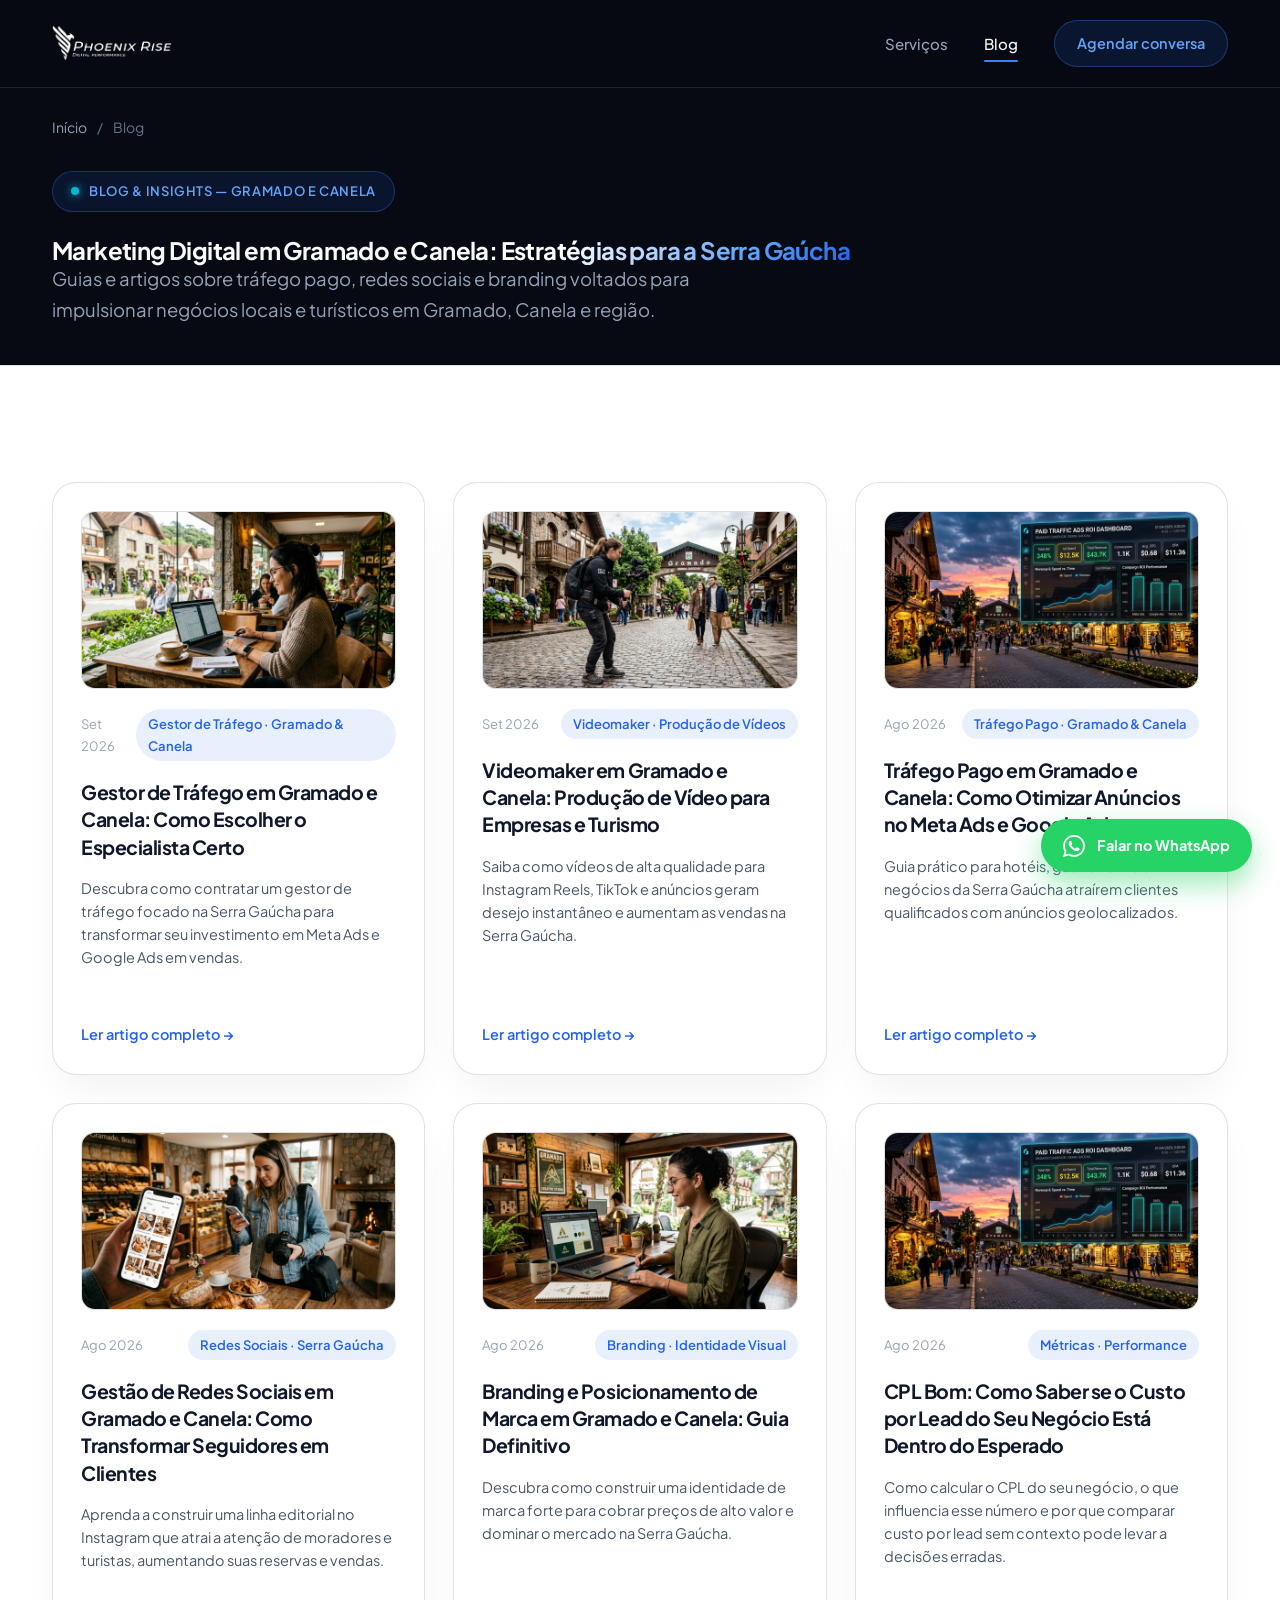
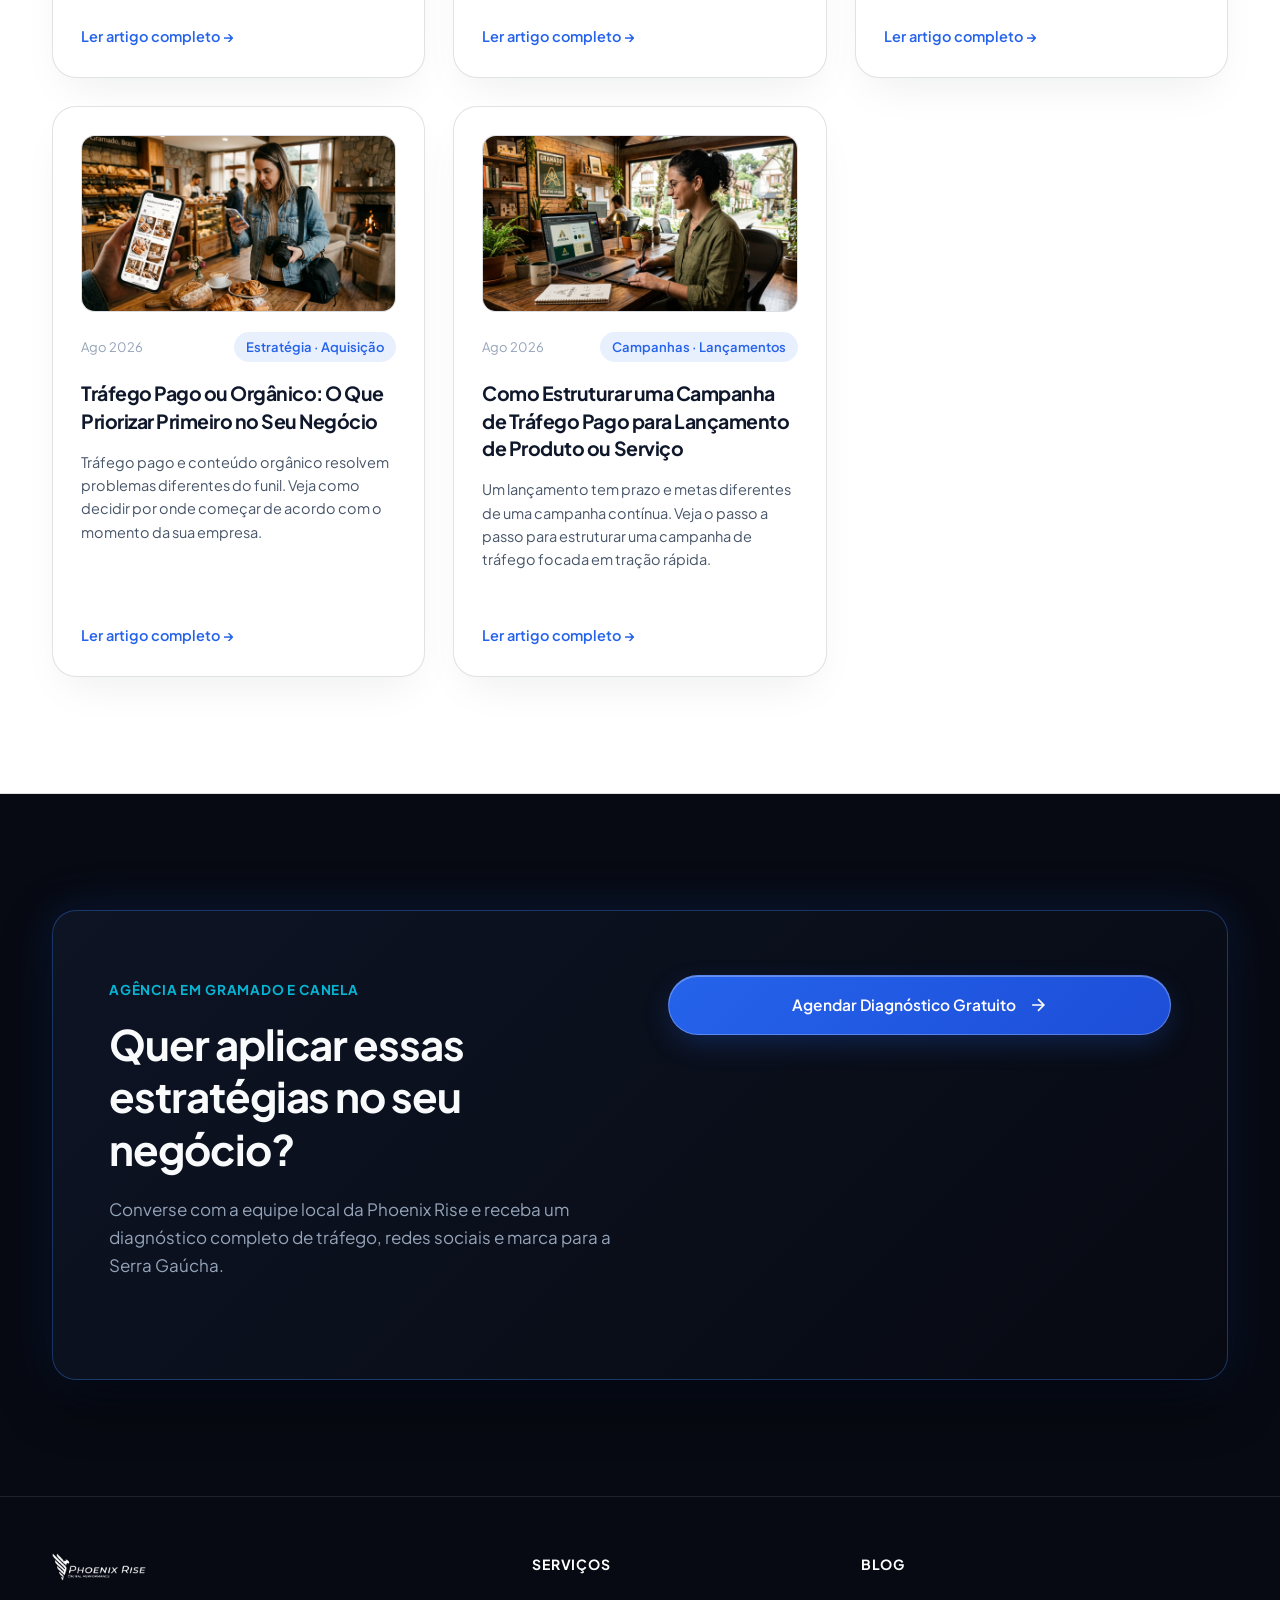
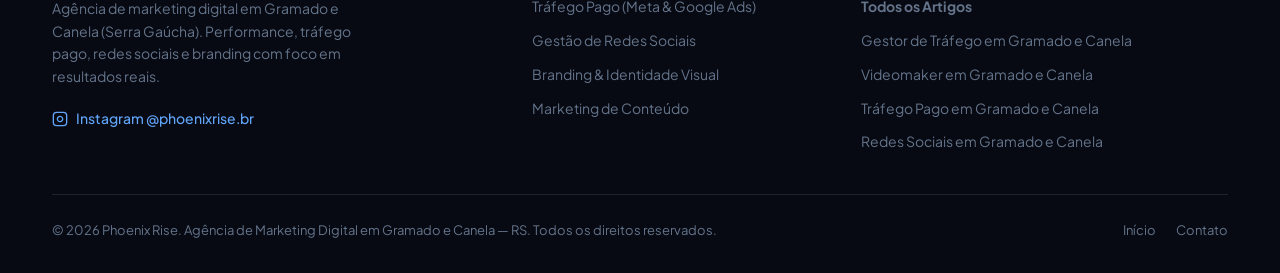
<file: blog/index.html>
<!DOCTYPE html>
<html lang="pt-BR">
<head>
<!-- Google Tag Manager -->
<script>(function(w,d,s,l,i){w[l]=w[l]||[];w[l].push({'gtm.start':
new Date().getTime(),event:'gtm.js'});var f=d.getElementsByTagName(s)[0],
j=d.createElement(s),dl=l!='dataLayer'?'&l='+l:'';j.async=true;j.src=
'https://www.googletagmanager.com/gtm.js?id='+i+dl;f.parentNode.insertBefore(j,f);
})(window,document,'script','dataLayer','GTM-NFWV7SX5');</script>
<!-- End Google Tag Manager -->
<!-- Google tag (gtag.js) -->
<script async src="https://www.googletagmanager.com/gtag/js?id=AW-602107502"></script>
<script>
  window.dataLayer = window.dataLayer || [];
  function gtag(){dataLayer.push(arguments);}
  gtag('js', new Date());

  gtag('config', 'AW-602107502');
</script>
<meta charset="UTF-8">
<meta name="viewport" content="width=device-width, initial-scale=1.0">
<title>Blog Phoenix Rise | Marketing Digital em Gramado e Canela</title>
<meta name="description" content="Artigos estratégicos sobre tráfego pago, redes sociais e branding para empresas em Gramado, Canela e Serra Gaúcha — conteúdo com foco em SEO e performance.">
<link rel="canonical" href="https://www.phoenixrise.com.br/blog/index.html">
<meta property="og:type" content="website">
<meta property="og:title" content="Blog Phoenix Rise | Marketing Digital em Gramado e Canela">
<meta property="og:url" content="https://www.phoenixrise.com.br/blog/index.html">
<meta property="og:locale" content="pt_BR">
<link rel="preconnect" href="https://fonts.googleapis.com">
<link rel="preconnect" href="https://fonts.gstatic.com" crossorigin>
<link href="https://fonts.googleapis.com/css2?family=Fraunces:ital,opsz,wght@0,9..144,300;0,9..144,500;0,9..144,700;1,9..144,400&family=Inter:wght@300;400;500;600;700&family=Plus+Jakarta+Sans:wght@400;500;600;700;800&display=swap" rel="stylesheet">
<link rel="stylesheet" href="/style.css">
<script type="application/ld+json">
{
  "@context": "https://schema.org",
  "@type": "BreadcrumbList",
  "itemListElement": [
    {
      "@type": "ListItem",
      "position": 1,
      "name": "Início",
      "item": "https://www.phoenixrise.com.br/"
    },
    {
      "@type": "ListItem",
      "position": 2,
      "name": "Blog",
      "item": "https://www.phoenixrise.com.br/blog/index.html"
    }
  ]
}
</script>
</head>
<body>
<!-- Google Tag Manager (noscript) -->
<noscript><iframe src="https://www.googletagmanager.com/ns.html?id=GTM-NFWV7SX5"
height="0" width="0" style="display:none;visibility:hidden"></iframe></noscript>
<!-- End Google Tag Manager (noscript) -->

<header>
  <nav>
    <a href="/" class="brand">
      <img src="/assets/logo-white.png" alt="Phoenix Rise — Digital Performance">
    </a>
    <div class="nav-links">
      <a href="/#servicos">Serviços</a>
      <a href="/blog/index.html" class="active">Blog</a>
      <a href="/#contato" class="nav-cta">Agendar conversa</a>
    </div>
    <button class="nav-toggle" aria-label="Abrir Menu">☰</button>
  </nav>
</header>

<main>
  <section class="page-hero">
    <div class="wrap">
      <div class="breadcrumb"><a href="/">Início</a><span>/</span>Blog</div>
      <div class="badge-status" style="margin-top:16px;">
        <span class="pulse-dot"></span> Blog & Insights — Gramado e Canela
      </div>
      <h1>Marketing Digital em Gramado e Canela: <span class="text-gradient-blue">Estratégias para a Serra Gaúcha</span></h1>
      <p class="hero-sub">Guias e artigos sobre tráfego pago, redes sociais e branding voltados para impulsionar negócios locais e turísticos em Gramado, Canela e região.</p>
    </div>
  </section>

  <section class="section-white section-pad">
    <div class="wrap">
      <div class="blog-grid">
        <!-- 1. Gestor de Tráfego -->
        <article class="blog-card-light">
          <div>
            <div class="blog-thumb-wrap">
              <img src="/assets/thumb-gestor-trafego-gramado.jpg" alt="Gestor de Tráfego em Gramado e Canela">
            </div>
            <div class="blog-meta-light">
              <span>Set 2026</span>
              <span class="blog-tag-blue">Gestor de Tráfego · Gramado & Canela</span>
            </div>
            <h3><a href="/blog/gestor-de-trafego-gramado-canela.html">Gestor de Tráfego em Gramado e Canela: Como Escolher o Especialista Certo</a></h3>
            <p>Descubra como contratar um gestor de tráfego focado na Serra Gaúcha para transformar seu investimento em Meta Ads e Google Ads em vendas.</p>
          </div>
          <a href="/blog/gestor-de-trafego-gramado-canela.html" class="service-link-blue" style="color:var(--blue-primary);">Ler artigo completo →</a>
        </article>

        <!-- 2. Videomaker -->
        <article class="blog-card-light">
          <div>
            <div class="blog-thumb-wrap">
              <img src="/assets/thumb-videomaker-gramado.jpg" alt="Videomaker em Gramado e Canela">
            </div>
            <div class="blog-meta-light">
              <span>Set 2026</span>
              <span class="blog-tag-blue">Videomaker · Produção de Vídeos</span>
            </div>
            <h3><a href="/blog/videomaker-gramado-canela.html">Videomaker em Gramado e Canela: Produção de Vídeo para Empresas e Turismo</a></h3>
            <p>Saiba como vídeos de alta qualidade para Instagram Reels, TikTok e anúncios geram desejo instantâneo e aumentam as vendas na Serra Gaúcha.</p>
          </div>
          <a href="/blog/videomaker-gramado-canela.html" class="service-link-blue" style="color:var(--blue-primary);">Ler artigo completo →</a>
        </article>

        <!-- 3. Tráfego Pago Gramado -->
        <article class="blog-card-light">
          <div>
            <div class="blog-thumb-wrap">
              <img src="/assets/thumb-trafego-gramado.jpg" alt="Tráfego Pago em Gramado e Canela">
            </div>
            <div class="blog-meta-light">
              <span>Ago 2026</span>
              <span class="blog-tag-blue">Tráfego Pago · Gramado & Canela</span>
            </div>
            <h3><a href="/blog/trafego-pago-gramado-canela.html">Tráfego Pago em Gramado e Canela: Como Otimizar Anúncios no Meta Ads e Google Ads</a></h3>
            <p>Guia prático para hotéis, gastronomia e negócios da Serra Gaúcha atraírem clientes qualificados com anúncios geolocalizados.</p>
          </div>
          <a href="/blog/trafego-pago-gramado-canela.html" class="service-link-blue" style="color:var(--blue-primary);">Ler artigo completo →</a>
        </article>

        <!-- 4. Gestão de Redes Sociais Gramado -->
        <article class="blog-card-light">
          <div>
            <div class="blog-thumb-wrap">
              <img src="/assets/thumb-social-gramado.jpg" alt="Gestão de Redes Sociais em Gramado e Canela">
            </div>
            <div class="blog-meta-light">
              <span>Ago 2026</span>
              <span class="blog-tag-blue">Redes Sociais · Serra Gaúcha</span>
            </div>
            <h3><a href="/blog/gestao-redes-sociais-gramado-canela.html">Gestão de Redes Sociais em Gramado e Canela: Como Transformar Seguidores em Clientes</a></h3>
            <p>Aprenda a construir uma linha editorial no Instagram que atrai a atenção de moradores e turistas, aumentando suas reservas e vendas.</p>
          </div>
          <a href="/blog/gestao-redes-sociais-gramado-canela.html" class="service-link-blue" style="color:var(--blue-primary);">Ler artigo completo →</a>
        </article>

        <!-- 5. Branding Gramado -->
        <article class="blog-card-light">
          <div>
            <div class="blog-thumb-wrap">
              <img src="/assets/thumb-branding-gramado.jpg" alt="Branding e Posicionamento em Gramado e Canela">
            </div>
            <div class="blog-meta-light">
              <span>Ago 2026</span>
              <span class="blog-tag-blue">Branding · Identidade Visual</span>
            </div>
            <h3><a href="/blog/branding-marketing-digital-gramado-canela.html">Branding e Posicionamento de Marca em Gramado e Canela: Guia Definitivo</a></h3>
            <p>Descubra como construir uma identidade de marca forte para cobrar preços de alto valor e dominar o mercado na Serra Gaúcha.</p>
          </div>
          <a href="/blog/branding-marketing-digital-gramado-canela.html" class="service-link-blue" style="color:var(--blue-primary);">Ler artigo completo →</a>
        </article>

        <!-- 6. CPL Bom -->
        <article class="blog-card-light">
          <div>
            <div class="blog-thumb-wrap">
              <img src="/assets/thumb-trafego-gramado.jpg" alt="CPL Bom: Como Saber se o Custo por Lead Está Adequado">
            </div>
            <div class="blog-meta-light">
              <span>Ago 2026</span>
              <span class="blog-tag-blue">Métricas · Performance</span>
            </div>
            <h3><a href="/blog/cpl-bom-para-negocio.html">CPL Bom: Como Saber se o Custo por Lead do Seu Negócio Está Dentro do Esperado</a></h3>
            <p>Como calcular o CPL do seu negócio, o que influencia esse número e por que comparar custo por lead sem contexto pode levar a decisões erradas.</p>
          </div>
          <a href="/blog/cpl-bom-para-negocio.html" class="service-link-blue" style="color:var(--blue-primary);">Ler artigo completo →</a>
        </article>

        <!-- 7. Tráfego Pago ou Orgânico -->
        <article class="blog-card-light">
          <div>
            <div class="blog-thumb-wrap">
              <img src="/assets/thumb-social-gramado.jpg" alt="Tráfego Pago ou Orgânico: O Que Priorizar">
            </div>
            <div class="blog-meta-light">
              <span>Ago 2026</span>
              <span class="blog-tag-blue">Estratégia · Aquisição</span>
            </div>
            <h3><a href="/blog/trafego-pago-ou-organico.html">Tráfego Pago ou Orgânico: O Que Priorizar Primeiro no Seu Negócio</a></h3>
            <p>Tráfego pago e conteúdo orgânico resolvem problemas diferentes do funil. Veja como decidir por onde começar de acordo com o momento da sua empresa.</p>
          </div>
          <a href="/blog/trafego-pago-ou-organico.html" class="service-link-blue" style="color:var(--blue-primary);">Ler artigo completo →</a>
        </article>

        <!-- 8. Campanha de Lançamento -->
        <article class="blog-card-light">
          <div>
            <div class="blog-thumb-wrap">
              <img src="/assets/thumb-branding-gramado.jpg" alt="Campanha de Tráfego Pago para Lançamento">
            </div>
            <div class="blog-meta-light">
              <span>Ago 2026</span>
              <span class="blog-tag-blue">Campanhas · Lançamentos</span>
            </div>
            <h3><a href="/blog/campanha-lancamento-produto.html">Como Estruturar uma Campanha de Tráfego Pago para Lançamento de Produto ou Serviço</a></h3>
            <p>Um lançamento tem prazo e metas diferentes de uma campanha contínua. Veja o passo a passo para estruturar uma campanha de tráfego focada em tração rápida.</p>
          </div>
          <a href="/blog/campanha-lancamento-produto.html" class="service-link-blue" style="color:var(--blue-primary);">Ler artigo completo →</a>
        </article>
      </div>
    </div>
  </section>

  <!-- CTA SECTION -->
  <section class="cta-section" id="contato">
    <div class="wrap">
      <div class="cta-box-blue">
        <div class="cta-grid">
          <div class="cta-text">
            <span class="section-tag">Agência em Gramado e Canela</span>
            <h2>Quer aplicar essas estratégias no seu negócio?</h2>
            <p>Converse com a equipe local da Phoenix Rise e receba um diagnóstico completo de tráfego, redes sociais e marca para a Serra Gaúcha.</p>
          </div>
          <div>
            <a href="/#contato" class="btn-primary" style="width:100%;">
              <span>Agendar Diagnóstico Gratuito</span>
              <svg width="20" height="20" viewBox="0 0 24 24" fill="none" stroke="currentColor" stroke-width="2"><path d="M5 12h14M12 5l7 7-7 7"/></svg>
            </a>
          </div>
        </div>
      </div>
    </div>
  </section>
</main>

<a href="https://wa.me/5554996895454?text=Ol%C3%A1!%20Li%20o%20blog%20da%20Phoenix%20Rise%20sobre%20Gramado%20e%20Canela." target="_blank" rel="noopener" class="floating-whatsapp" aria-label="Falar no WhatsApp">
  <svg viewBox="0 0 24 24"><path d="M.057 24l1.687-6.163c-1.041-1.804-1.588-3.849-1.587-5.946.003-6.556 5.338-11.891 11.893-11.891 3.181.001 6.167 1.24 8.413 3.488 2.245 2.248 3.481 5.236 3.48 8.414-.003 6.557-5.338 11.892-11.893 11.892-1.99-.001-3.951-.5-5.688-1.448l-6.205 1.654zm6.597-3.807c1.676.995 3.276 1.591 5.392 1.592 5.448 0 9.886-4.434 9.889-9.885.002-5.462-4.415-9.89-9.881-9.892-5.452 0-9.887 4.434-9.889 9.884-.001 2.225.651 3.891 1.746 5.634l-.999 3.648 3.742-.981zm11.387-5.464c-.074-.124-.272-.198-.57-.347-.297-.149-1.758-.868-2.031-.967-.272-.099-.47-.149-.669.149-.198.297-.768.967-.941 1.165-.173.198-.347.223-.644.074-.297-.149-1.255-.462-2.39-1.475-.883-.788-1.48-1.761-1.653-2.059-.173-.297-.018-.458.13-.606.134-.133.297-.347.446-.521.151-.172.2-.296.3-.495.099-.198.05-.372-.025-.521-.075-.148-.669-1.611-.916-2.206-.242-.579-.487-.501-.669-.51l-.57-.01c-.198 0-.52.074-.792.372s-1.04 1.016-1.04 2.479 1.065 2.876 1.213 3.074c.149.198 2.095 3.2 5.076 4.487.709.306 1.263.489 1.694.626.712.226 1.36.194 1.872.118.572-.085 1.758-.719 2.006-1.413.248-.695.248-1.29.173-1.414z"/></svg>
  <span>Falar no WhatsApp</span>
</a>

<!-- FOOTER -->
<footer>
  <div class="wrap">
    <div class="footer-grid">
      <div class="footer-col footer-brand-col">
        <a href="/" class="brand">
          <img src="/assets/logo-white.png" alt="Phoenix Rise — Digital Performance">
        </a>
        <p class="footer-desc">Agência de marketing digital em Gramado e Canela (Serra Gaúcha). Performance, tráfego pago, redes sociais e branding com foco em resultados reais.</p>
        <div class="footer-social">
          <a href="https://www.instagram.com/phoenixrise.br/" target="_blank" rel="noopener" class="social-link">
            <svg width="16" height="16" viewBox="0 0 24 24" fill="none" stroke="currentColor" stroke-width="2"><rect x="2" y="2" width="20" height="20" rx="5"/><path d="M16 11.37A4 4 0 1112.63 8 4 4 0 0116 11.37z"/><line x1="17.5" y1="6.5" x2="17.51" y2="6.5"/></svg>
            Instagram @phoenixrise.br
          </a>
        </div>
      </div>
      <div class="footer-col">
        <h4 class="footer-title">Serviços</h4>
        <ul class="footer-nav">
          <li><a href="/servicos/trafego-pago.html">Tráfego Pago (Meta & Google Ads)</a></li>
          <li><a href="/servicos/gestao-redes-sociais.html">Gestão de Redes Sociais</a></li>
          <li><a href="/servicos/branding-identidade-visual.html">Branding & Identidade Visual</a></li>
          <li><a href="/servicos/marketing-de-conteudo.html">Marketing de Conteúdo</a></li>
        </ul>
      </div>
      <div class="footer-col">
        <h4 class="footer-title">Blog</h4>
        <ul class="footer-nav">
          <li><a href="/blog/index.html"><strong>Todos os Artigos</strong></a></li>
          <li><a href="/blog/gestor-de-trafego-gramado-canela.html">Gestor de Tráfego em Gramado e Canela</a></li>
          <li><a href="/blog/videomaker-gramado-canela.html">Videomaker em Gramado e Canela</a></li>
          <li><a href="/blog/trafego-pago-gramado-canela.html">Tráfego Pago em Gramado e Canela</a></li>
          <li><a href="/blog/gestao-redes-sociais-gramado-canela.html">Redes Sociais em Gramado e Canela</a></li>
        </ul>
      </div>
    </div>
    <div class="footer-bottom">
      <span>© 2026 Phoenix Rise. Agência de Marketing Digital em Gramado e Canela — RS. Todos os direitos reservados.</span>
      <div class="footer-bottom-links">
        <a href="/">Início</a>
        <a href="/#contato">Contato</a>
      </div>
    </div>
  </div>
</footer>

<script src="/nav.js"></script>
</body>
</html>
</file>
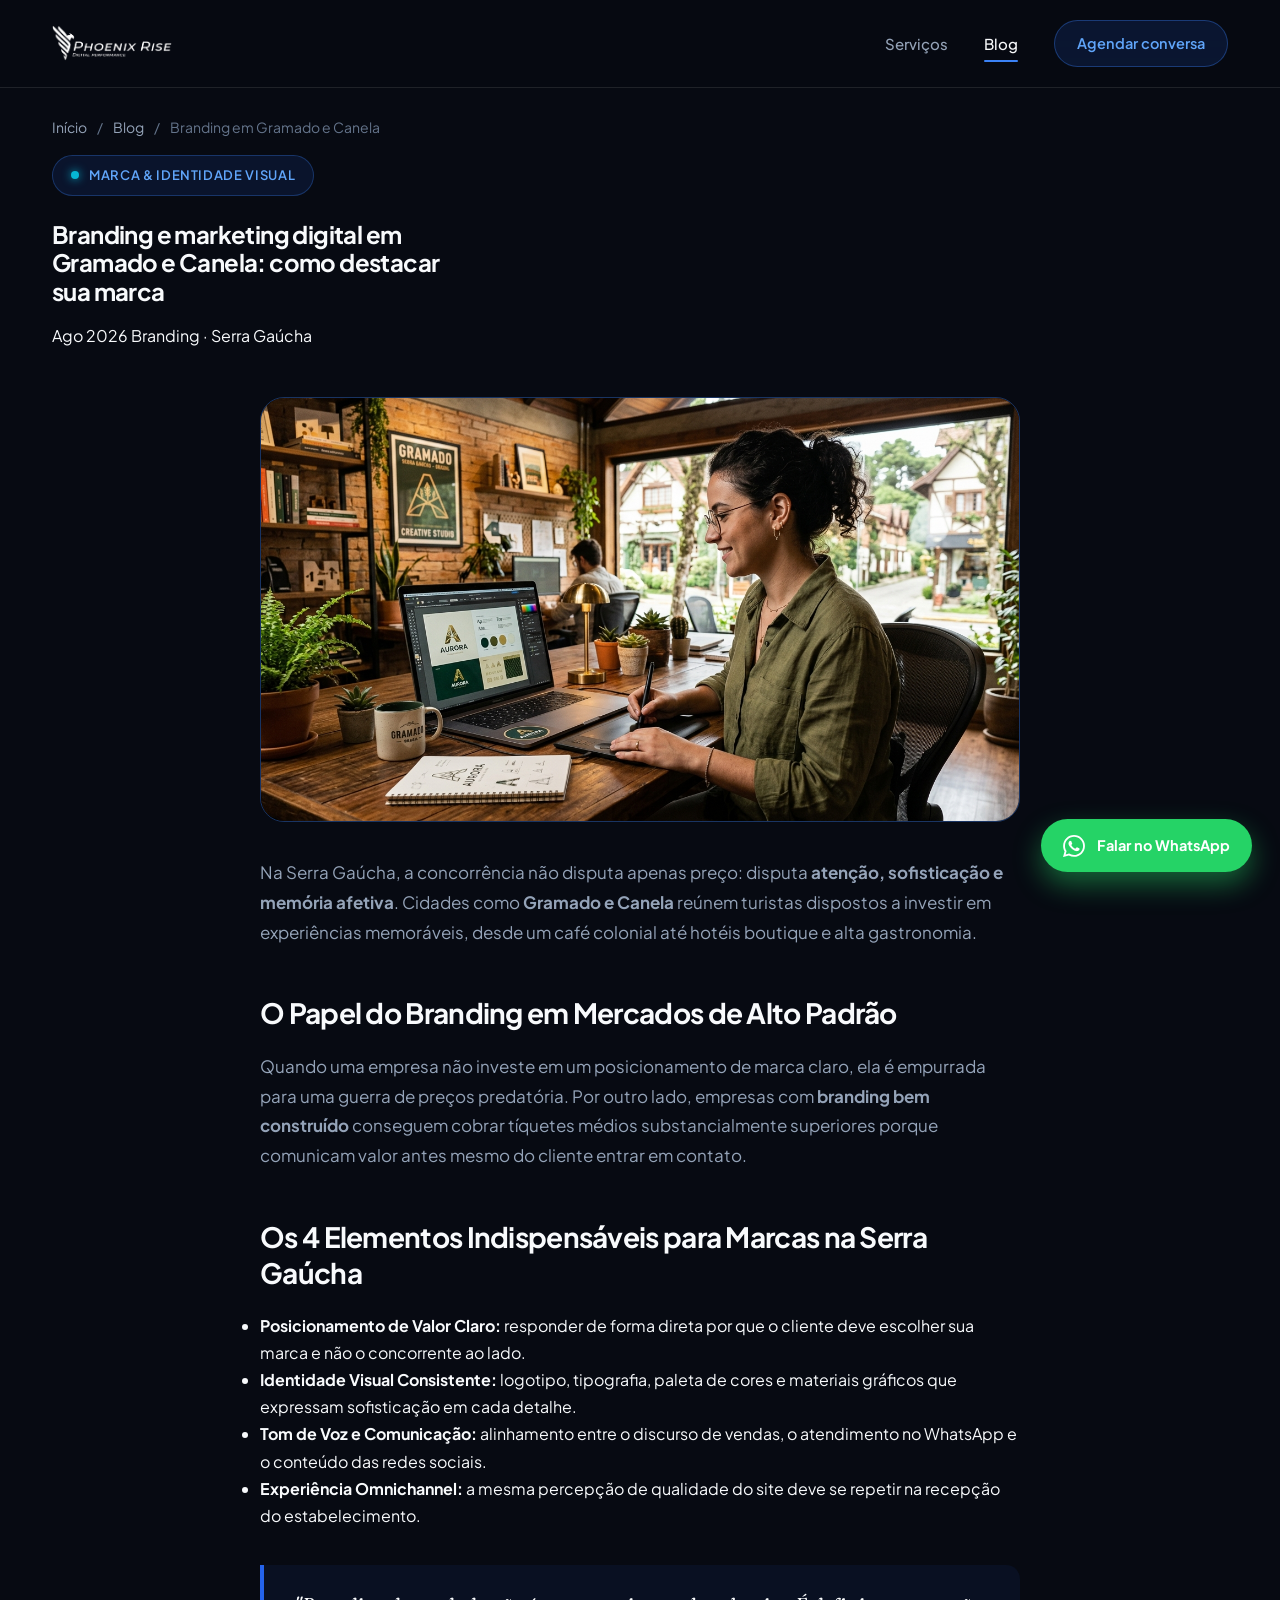
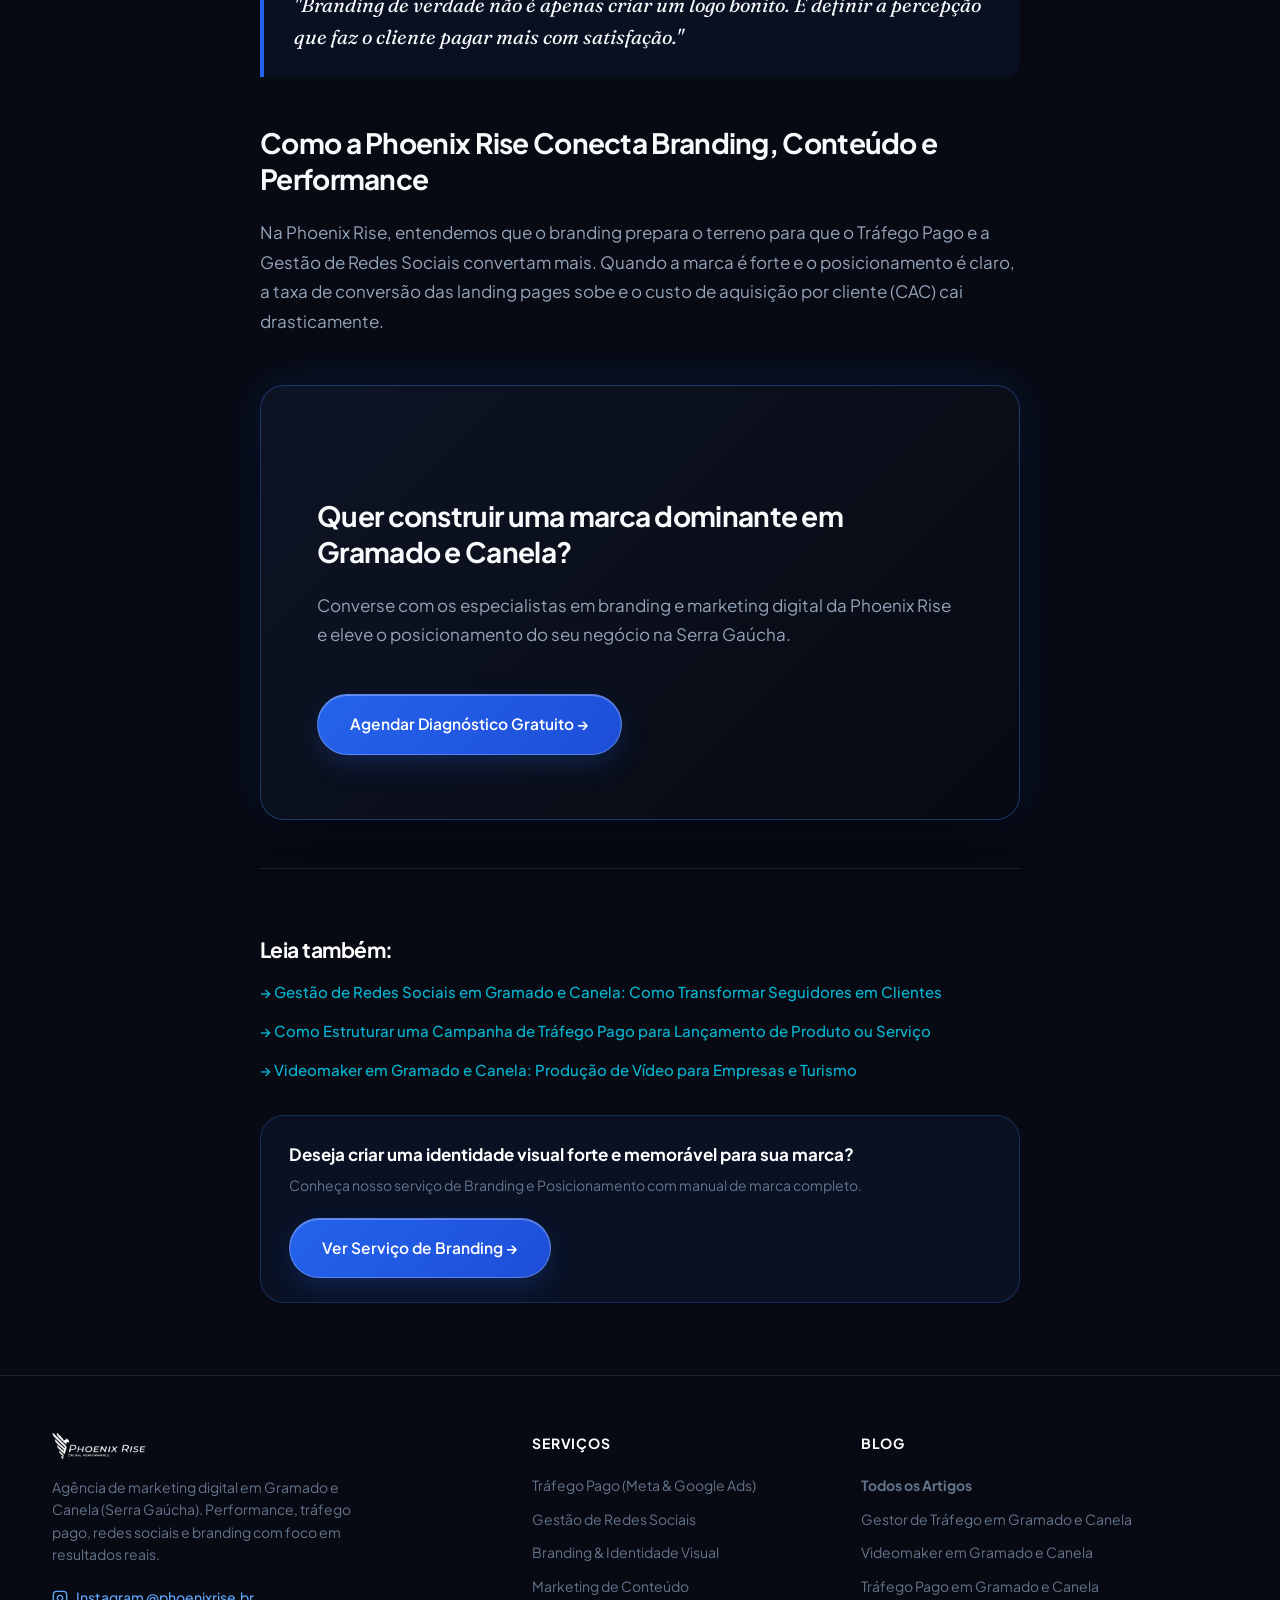
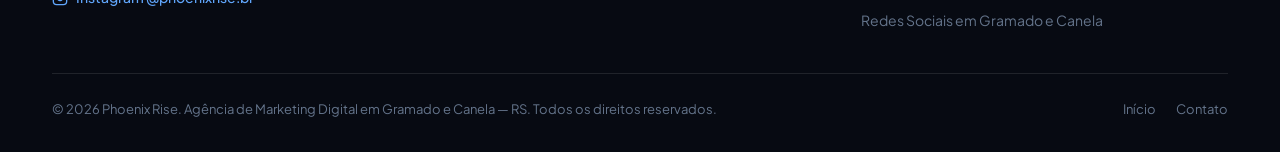
<file: blog/branding-marketing-digital-gramado-canela.html>
<!DOCTYPE html>
<html lang="pt-BR">
<head>
<!-- Google Tag Manager -->
<script>(function(w,d,s,l,i){w[l]=w[l]||[];w[l].push({'gtm.start':
new Date().getTime(),event:'gtm.js'});var f=d.getElementsByTagName(s)[0],
j=d.createElement(s),dl=l!='dataLayer'?'&l='+l:'';j.async=true;j.src=
'https://www.googletagmanager.com/gtm.js?id='+i+dl;f.parentNode.insertBefore(j,f);
})(window,document,'script','dataLayer','GTM-NFWV7SX5');</script>
<!-- End Google Tag Manager -->
<!-- Google tag (gtag.js) -->
<script async src="https://www.googletagmanager.com/gtag/js?id=AW-602107502"></script>
<script>
  window.dataLayer = window.dataLayer || [];
  function gtag(){dataLayer.push(arguments);}
  gtag('js', new Date());

  gtag('config', 'AW-602107502');
</script>
<meta charset="UTF-8">
<meta name="viewport" content="width=device-width, initial-scale=1.0">
<title>Branding e Marketing Digital em Gramado e Canela: Como Destacar Sua Marca — Phoenix Rise</title>
<meta name="description" content="Guia de branding, identidade visual e marketing digital para marcas de Gramado e Canela. Como construir autoridade e se destacar na Serra Gaúcha.">
<link rel="canonical" href="https://www.phoenixrise.com.br/blog/branding-marketing-digital-gramado-canela.html">
<meta property="og:type" content="article">
<meta property="og:title" content="Branding e Marketing Digital em Gramado e Canela: Como Destacar Sua Marca">
<meta property="og:description" content="Estratégia de branding e identidade visual em Gramado, Canela e Serra Gaúcha.">
<meta property="og:url" content="https://www.phoenixrise.com.br/blog/branding-marketing-digital-gramado-canela.html">
<meta property="og:locale" content="pt_BR">
<link rel="preconnect" href="https://fonts.googleapis.com">
<link rel="preconnect" href="https://fonts.gstatic.com" crossorigin>
<link href="https://fonts.googleapis.com/css2?family=Fraunces:ital,opsz,wght@0,9..144,300;0,9..144,500;0,9..144,700;1,9..144,400&family=Inter:wght@300;400;500;600;700&family=Plus+Jakarta+Sans:wght@400;500;600;700;800&display=swap" rel="stylesheet">
<link rel="stylesheet" href="/style.css">
<script type="application/ld+json">
{
  "@context": "https://schema.org",
  "@type": "BlogPosting",
  "mainEntityOfPage": {
    "@type": "WebPage",
    "@id": "https://www.phoenixrise.com.br/blog/branding-marketing-digital-gramado-canela.html"
  },
  "headline": "Branding e Posicionamento de Marca em Gramado e Canela: O Guia Definitivo para a Serra Gaúcha",
  "description": "Como construir um posicionamento de marca premium e alavancar o marketing digital de empresas em Gramado e Canela.",
  "image": "https://www.phoenixrise.com.br/assets/thumb-branding-gramado.jpg",
  "author": {
    "@type": "Organization",
    "name": "Phoenix Rise",
    "url": "https://www.phoenixrise.com.br/"
  },
  "publisher": {
    "@type": "Organization",
    "name": "Phoenix Rise",
    "logo": {
      "@type": "ImageObject",
      "url": "https://www.phoenixrise.com.br/assets/logo-white.png"
    }
  },
  "datePublished": "2026-08-31T10:00:00-03:00",
  "dateModified": "2026-10-29T23:00:00-03:00"
}
</script>
<script type="application/ld+json">
{
  "@context": "https://schema.org",
  "@type": "BreadcrumbList",
  "itemListElement": [
    {
      "@type": "ListItem",
      "position": 1,
      "name": "Início",
      "item": "https://www.phoenixrise.com.br/"
    },
    {
      "@type": "ListItem",
      "position": 2,
      "name": "Blog",
      "item": "https://www.phoenixrise.com.br/blog/index.html"
    },
    {
      "@type": "ListItem",
      "position": 3,
      "name": "Branding e Posicionamento em Gramado e Canela",
      "item": "https://www.phoenixrise.com.br/blog/branding-marketing-digital-gramado-canela.html"
    }
  ]
}
</script>
</head>
<body>
<!-- Google Tag Manager (noscript) -->
<noscript><iframe src="https://www.googletagmanager.com/ns.html?id=GTM-NFWV7SX5"
height="0" width="0" style="display:none;visibility:hidden"></iframe></noscript>
<!-- End Google Tag Manager (noscript) -->

<header>
  <nav>
    <a href="/" class="brand">
      <img src="/assets/logo-white.png" alt="Phoenix Rise — Digital Performance">
    </a>
    <div class="nav-links">
      <a href="/#servicos">Serviços</a>
      <a href="/blog/index.html" class="active">Blog</a>
      <a href="/#contato" class="nav-cta">Agendar conversa</a>
    </div>
    <button class="nav-toggle" aria-label="Abrir Menu">☰</button>
  </nav>
</header>

<main>
  <section class="page-hero">
    <div class="wrap">
      <div class="breadcrumb"><a href="/">Início</a><span>/</span><a href="/blog/index.html">Blog</a><span>/</span>Branding em Gramado e Canela</div>
      <div class="badge-status">
        <span class="pulse-dot"></span> Marca & Identidade Visual
      </div>
      <h1 style="max-width:24ch;">Branding e marketing digital em Gramado e Canela: como destacar sua marca</h1>
      <div class="blog-meta" style="margin-top:16px; max-width:300px;">
        <span>Ago 2026</span>
        <span class="blog-tag">Branding · Serra Gaúcha</span>
      </div>
    </div>
  </section>

  <article class="article-body wrap">
    <div style="margin-bottom:36px; border-radius:var(--radius-lg); overflow:hidden; border:1px solid var(--border-glass-blue);">
      <img src="/assets/thumb-branding-gramado.jpg" alt="Branding e Identidade Visual em Gramado e Canela — Posicionamento de Marca" style="width:100%; height:auto; display:block;">
    </div>

    <p>Na Serra Gaúcha, a concorrência não disputa apenas preço: disputa <strong>atenção, sofisticação e memória afetiva</strong>. Cidades como <strong>Gramado e Canela</strong> reúnem turistas dispostos a investir em experiências memoráveis, desde um café colonial até hotéis boutique e alta gastronomia.</p>

    <h2>O Papel do Branding em Mercados de Alto Padrão</h2>
    <p>Quando uma empresa não investe em um posicionamento de marca claro, ela é empurrada para uma guerra de preços predatória. Por outro lado, empresas com <strong>branding bem construído</strong> conseguem cobrar tíquetes médios substancialmente superiores porque comunicam valor antes mesmo do cliente entrar em contato.</p>

    <h2>Os 4 Elementos Indispensáveis para Marcas na Serra Gaúcha</h2>
    <ul>
      <li><strong>Posicionamento de Valor Claro:</strong> responder de forma direta por que o cliente deve escolher sua marca e não o concorrente ao lado.</li>
      <li><strong>Identidade Visual Consistente:</strong> logotipo, tipografia, paleta de cores e materiais gráficos que expressam sofisticação em cada detalhe.</li>
      <li><strong>Tom de Voz e Comunicação:</strong> alinhamento entre o discurso de vendas, o atendimento no WhatsApp e o conteúdo das redes sociais.</li>
      <li><strong>Experiência Omnichannel:</strong> a mesma percepção de qualidade do site deve se repetir na recepção do estabelecimento.</li>
    </ul>

    <blockquote>"Branding de verdade não é apenas criar um logo bonito. É definir a percepção que faz o cliente pagar mais com satisfação."</blockquote>

    <h2>Como a Phoenix Rise Conecta Branding, Conteúdo e Performance</h2>
    <p>Na Phoenix Rise, entendemos que o branding prepara o terreno para que o Tráfego Pago e a Gestão de Redes Sociais convertam mais. Quando a marca é forte e o posicionamento é claro, a taxa de conversão das landing pages sobe e o custo de aquisição por cliente (CAC) cai drasticamente.</p>

    <div class="cta-box-blue" style="margin-top:48px;">
      <h2>Quer construir uma marca dominante em Gramado e Canela?</h2>
      <p>Converse com os especialistas em branding e marketing digital da Phoenix Rise e eleve o posicionamento do seu negócio na Serra Gaúcha.</p>
      <a href="/#contato" class="btn-primary" style="margin-top:20px; display:inline-flex;">Agendar Diagnóstico Gratuito →</a>
    </div>

    <!-- LEIA TAMBÉM E CTA DO SERVIÇO -->
    <div class="article-related-section">
      <h3 class="article-related-title">Leia também:</h3>
      <ul class="article-related-list">
        <li><a href="/blog/gestao-redes-sociais-gramado-canela.html">→ Gestão de Redes Sociais em Gramado e Canela: Como Transformar Seguidores em Clientes</a></li>
        <li><a href="/blog/campanha-lancamento-produto.html">→ Como Estruturar uma Campanha de Tráfego Pago para Lançamento de Produto ou Serviço</a></li>
        <li><a href="/blog/videomaker-gramado-canela.html">→ Videomaker em Gramado e Canela: Produção de Vídeo para Empresas e Turismo</a></li>
      </ul>
      <div class="article-service-cta">
        <div>
          <h4>Deseja criar uma identidade visual forte e memorável para sua marca?</h4>
          <p>Conheça nosso serviço de Branding e Posicionamento com manual de marca completo.</p>
        </div>
        <a href="/servicos/branding-identidade-visual.html" class="btn-primary" style="display:inline-flex;">Ver Serviço de Branding →</a>
      </div>
    </div>
  </article>
</main>

<a href="https://wa.me/5554996895454?text=Ol%C3%A1!%20Li%20o%20artigo%20sobre%20Branding%20em%20Gramado%20e%20Canela%20e%20gostaria%20de%20tirar%20uma%20d%C3%BAvida." target="_blank" rel="noopener" class="floating-whatsapp" aria-label="Falar no WhatsApp">
  <svg viewBox="0 0 24 24"><path d="M.057 24l1.687-6.163c-1.041-1.804-1.588-3.849-1.587-5.946.003-6.556 5.338-11.891 11.893-11.891 3.181.001 6.167 1.24 8.413 3.488 2.245 2.248 3.481 5.236 3.48 8.414-.003 6.557-5.338 11.892-11.893 11.892-1.99-.001-3.951-.5-5.688-1.448l-6.205 1.654zm6.597-3.807c1.676.995 3.276 1.591 5.392 1.592 5.448 0 9.886-4.434 9.889-9.885.002-5.462-4.415-9.89-9.881-9.892-5.452 0-9.887 4.434-9.889 9.884-.001 2.225.651 3.891 1.746 5.634l-.999 3.648 3.742-.981zm11.387-5.464c-.074-.124-.272-.198-.57-.347-.297-.149-1.758-.868-2.031-.967-.272-.099-.47-.149-.669.149-.198.297-.768.967-.941 1.165-.173.198-.347.223-.644.074-.297-.149-1.255-.462-2.39-1.475-.883-.788-1.48-1.761-1.653-2.059-.173-.297-.018-.458.13-.606.134-.133.297-.347.446-.521.151-.172.2-.296.3-.495.099-.198.05-.372-.025-.521-.075-.148-.669-1.611-.916-2.206-.242-.579-.487-.501-.669-.51l-.57-.01c-.198 0-.52.074-.792.372s-1.04 1.016-1.04 2.479 1.065 2.876 1.213 3.074c.149.198 2.095 3.2 5.076 4.487.709.306 1.263.489 1.694.626.712.226 1.36.194 1.872.118.572-.085 1.758-.719 2.006-1.413.248-.695.248-1.29.173-1.414z"/></svg>
  <span>Falar no WhatsApp</span>
</a>

<!-- FOOTER -->
<footer>
  <div class="wrap">
    <div class="footer-grid">
      <div class="footer-col footer-brand-col">
        <a href="/" class="brand">
          <img src="/assets/logo-white.png" alt="Phoenix Rise — Digital Performance">
        </a>
        <p class="footer-desc">Agência de marketing digital em Gramado e Canela (Serra Gaúcha). Performance, tráfego pago, redes sociais e branding com foco em resultados reais.</p>
        <div class="footer-social">
          <a href="https://www.instagram.com/phoenixrise.br/" target="_blank" rel="noopener" class="social-link">
            <svg width="16" height="16" viewBox="0 0 24 24" fill="none" stroke="currentColor" stroke-width="2"><rect x="2" y="2" width="20" height="20" rx="5"/><path d="M16 11.37A4 4 0 1112.63 8 4 4 0 0116 11.37z"/><line x1="17.5" y1="6.5" x2="17.51" y2="6.5"/></svg>
            Instagram @phoenixrise.br
          </a>
        </div>
      </div>
      <div class="footer-col">
        <h4 class="footer-title">Serviços</h4>
        <ul class="footer-nav">
          <li><a href="/servicos/trafego-pago.html">Tráfego Pago (Meta & Google Ads)</a></li>
          <li><a href="/servicos/gestao-redes-sociais.html">Gestão de Redes Sociais</a></li>
          <li><a href="/servicos/branding-identidade-visual.html">Branding & Identidade Visual</a></li>
          <li><a href="/servicos/marketing-de-conteudo.html">Marketing de Conteúdo</a></li>
        </ul>
      </div>
      <div class="footer-col">
        <h4 class="footer-title">Blog</h4>
        <ul class="footer-nav">
          <li><a href="/blog/index.html"><strong>Todos os Artigos</strong></a></li>
          <li><a href="/blog/gestor-de-trafego-gramado-canela.html">Gestor de Tráfego em Gramado e Canela</a></li>
          <li><a href="/blog/videomaker-gramado-canela.html">Videomaker em Gramado e Canela</a></li>
          <li><a href="/blog/trafego-pago-gramado-canela.html">Tráfego Pago em Gramado e Canela</a></li>
          <li><a href="/blog/gestao-redes-sociais-gramado-canela.html">Redes Sociais em Gramado e Canela</a></li>
        </ul>
      </div>
    </div>
    <div class="footer-bottom">
      <span>© 2026 Phoenix Rise. Agência de Marketing Digital em Gramado e Canela — RS. Todos os direitos reservados.</span>
      <div class="footer-bottom-links">
        <a href="/">Início</a>
        <a href="/#contato">Contato</a>
      </div>
    </div>
  </div>
</footer>

<script src="/nav.js"></script>
</body>
</html>
</file>
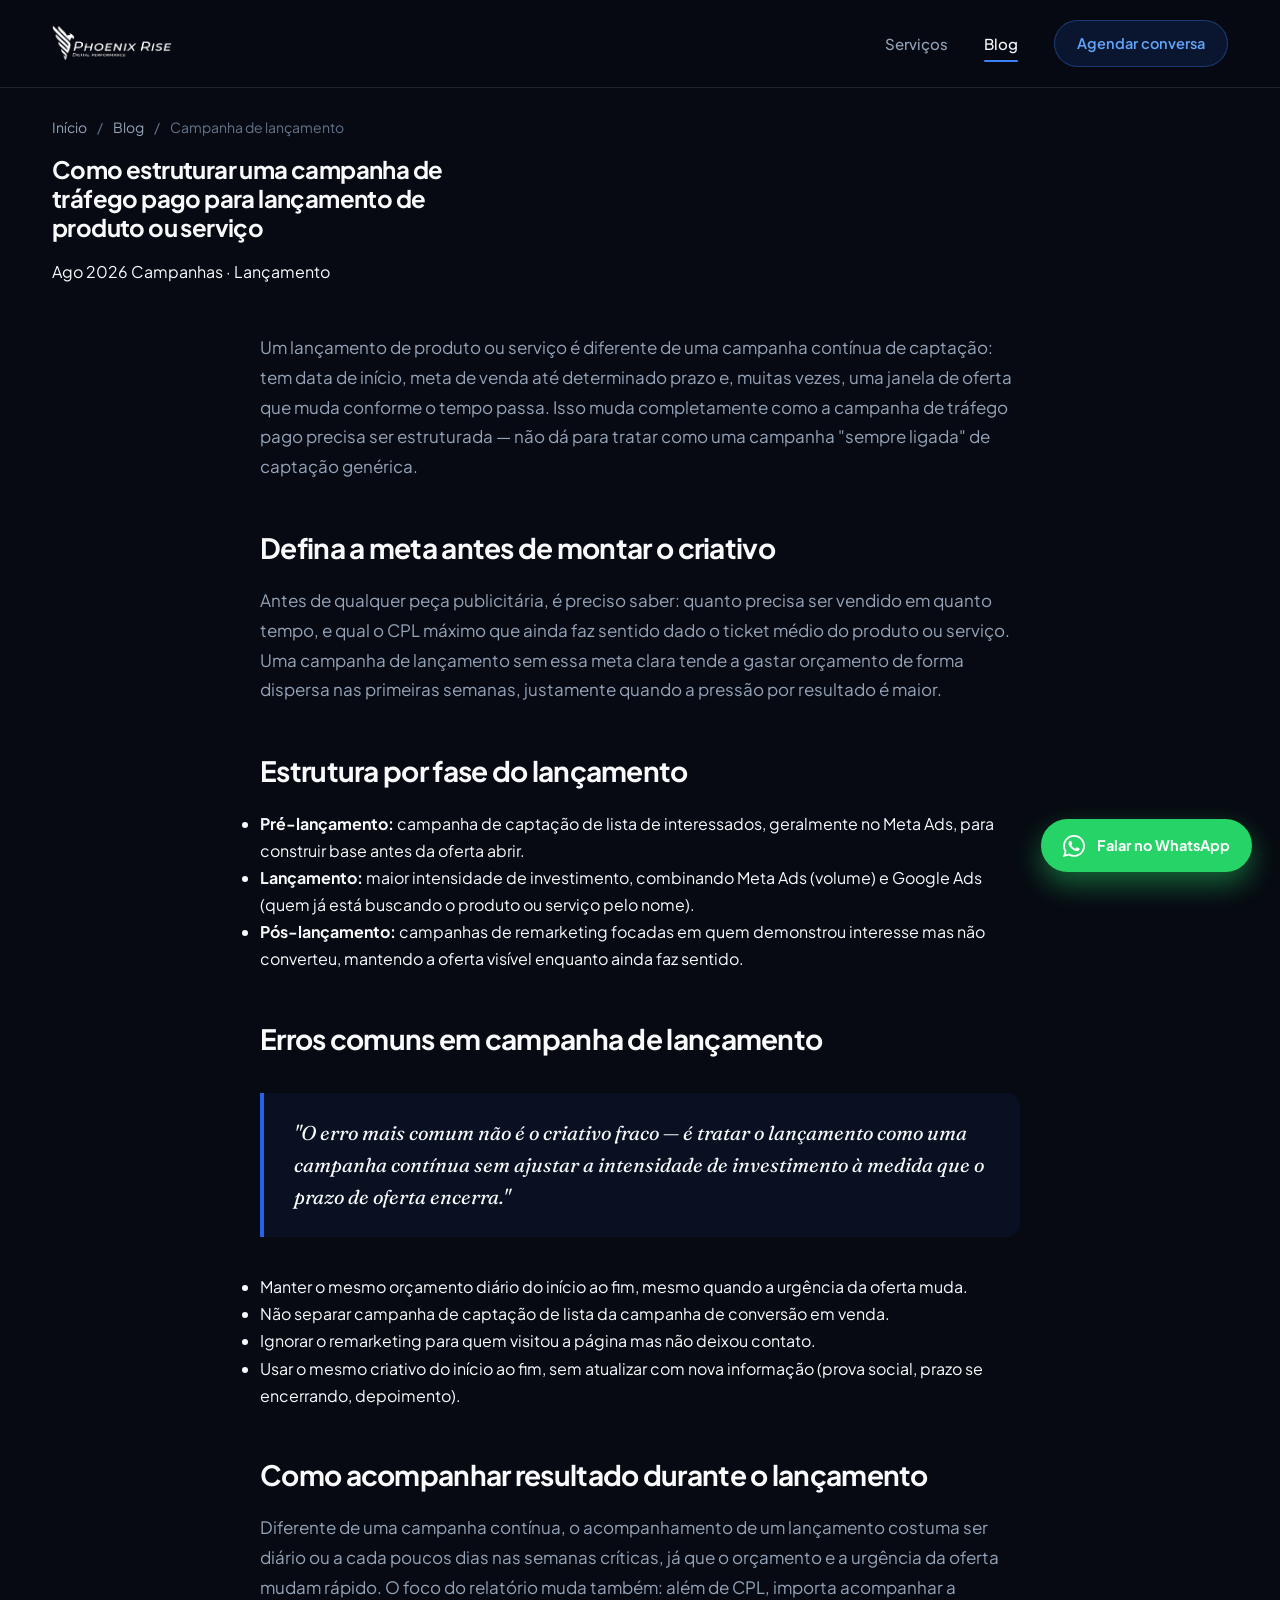
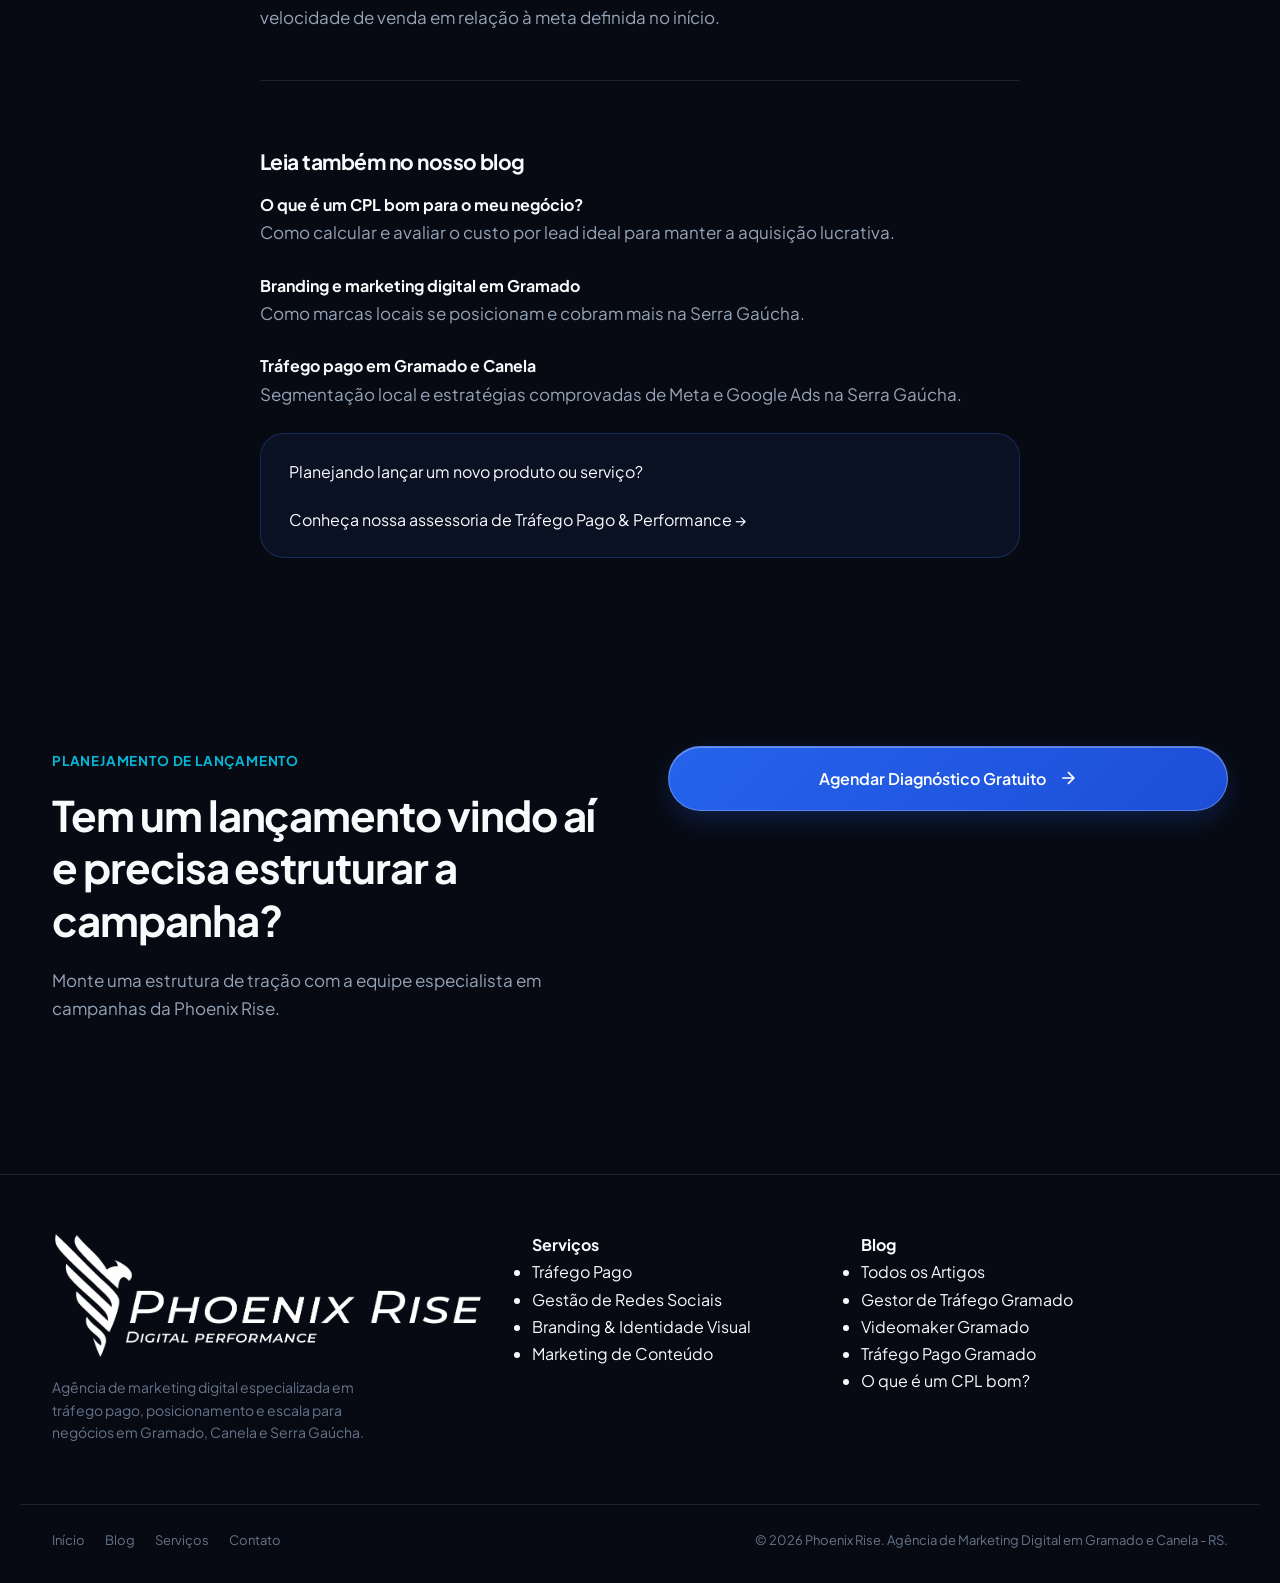
<file: blog/campanha-lancamento-produto.html>
<!DOCTYPE html>
<html lang="pt-BR">
<head>
<!-- Google Tag Manager -->
<script>(function(w,d,s,l,i){w[l]=w[l]||[];w[l].push({'gtm.start':
new Date().getTime(),event:'gtm.js'});var f=d.getElementsByTagName(s)[0],
j=d.createElement(s),dl=l!='dataLayer'?'&l='+l:'';j.async=true;j.src=
'https://www.googletagmanager.com/gtm.js?id='+i+dl;f.parentNode.insertBefore(j,f);
})(window,document,'script','dataLayer','GTM-NFWV7SX5');</script>
<!-- End Google Tag Manager -->
<!-- Google tag (gtag.js) -->
<script async src="https://www.googletagmanager.com/gtag/js?id=AW-602107502"></script>
<script>
  window.dataLayer = window.dataLayer || [];
  function gtag(){dataLayer.push(arguments);}
  gtag('js', new Date());

  gtag('config', 'AW-602107502');
</script>
<meta charset="UTF-8">
<meta name="viewport" content="width=device-width, initial-scale=1.0">
<title>Como Estruturar uma Campanha de Tráfego Pago para Lançamento de Produto ou Serviço — Phoenix Rise</title>
<meta name="description" content="Um lançamento tem prazo e meta diferentes de uma campanha contínua. Veja como estruturar a campanha de tráfego pago para esse cenário específico.">
<link rel="canonical" href="https://www.phoenixrise.com.br/blog/campanha-lancamento-produto.html">
<meta property="og:type" content="article">
<meta property="og:title" content="Como Estruturar uma Campanha de Tráfego Pago para Lançamento de Produto ou Serviço">
<meta property="og:url" content="https://www.phoenixrise.com.br/blog/campanha-lancamento-produto.html">
<meta property="og:locale" content="pt_BR">
<link rel="preconnect" href="https://fonts.googleapis.com">
<link rel="preconnect" href="https://fonts.gstatic.com" crossorigin>
<link href="https://fonts.googleapis.com/css2?family=Fraunces:ital,opsz,wght@0,9..144,300;0,9..144,500;0,9..144,700;1,9..144,400&family=Inter:wght@300;400;500;600;700&family=Plus+Jakarta+Sans:wght@400;500;600;700;800&display=swap" rel="stylesheet">
<link rel="stylesheet" href="/style.css">
<script type="application/ld+json">
{
  "@context": "https://schema.org",
  "@type": "BlogPosting",
  "headline": "Como Estruturar uma Campanha de Tráfego Pago para Lançamento de Produto ou Serviço",
  "description": "Um lançamento tem prazo e meta diferentes de uma campanha contínua. Veja como estruturar a campanha de tráfego pago para esse cenário específico.",
  "image": "https://www.phoenixrise.com.br/assets/thumb-branding-gramado.jpg",
  "datePublished": "2026-08-25T10:00:00-03:00",
  "dateModified": "2026-10-29T23:00:00-03:00",
  "author": {
    "@type": "Organization",
    "name": "Phoenix Rise",
    "url": "https://www.phoenixrise.com.br"
  },
  "publisher": {
    "@type": "Organization",
    "name": "Phoenix Rise",
    "logo": {
      "@type": "ImageObject",
      "url": "https://www.phoenixrise.com.br/assets/logo-white.png"
    }
  },
  "mainEntityOfPage": "https://www.phoenixrise.com.br/blog/campanha-lancamento-produto.html"
}
</script>
<script type="application/ld+json">
{
  "@context": "https://schema.org",
  "@type": "BreadcrumbList",
  "itemListElement": [
    {
      "@type": "ListItem",
      "position": 1,
      "name": "Início",
      "item": "https://www.phoenixrise.com.br/"
    },
    {
      "@type": "ListItem",
      "position": 2,
      "name": "Blog",
      "item": "https://www.phoenixrise.com.br/blog/index.html"
    },
    {
      "@type": "ListItem",
      "position": 3,
      "name": "Campanha de lançamento",
      "item": "https://www.phoenixrise.com.br/blog/campanha-lancamento-produto.html"
    }
  ]
}
</script>
</head>
<body>
<!-- Google Tag Manager (noscript) -->
<noscript><iframe src="https://www.googletagmanager.com/ns.html?id=GTM-NFWV7SX5"
height="0" width="0" style="display:none;visibility:hidden"></iframe></noscript>
<!-- End Google Tag Manager (noscript) -->

<header>
  <nav>
    <a href="/" class="brand">
      <img src="/assets/logo-white.png" alt="Phoenix Rise — Digital Performance">
    </a>
    <div class="nav-links">
      <a href="/#servicos">Serviços</a>
      <a href="/blog/index.html" class="active">Blog</a>
      <a href="/#contato" class="nav-cta">Agendar conversa</a>
    </div>
    <button class="nav-toggle" aria-label="Abrir Menu">☰</button>
  </nav>
</header>

<main>
  <section class="page-hero">
    <div class="wrap">
      <div class="breadcrumb"><a href="/">Início</a><span>/</span><a href="/blog/index.html">Blog</a><span>/</span>Campanha de lançamento</div>
      <h1 style="max-width:24ch;">Como estruturar uma campanha de tráfego pago para lançamento de produto ou serviço</h1>
      <div class="blog-meta" style="margin-top:16px; max-width:300px;">
        <span>Ago 2026</span>
        <span class="blog-tag">Campanhas · Lançamento</span>
      </div>
    </div>
  </section>

  <article class="article-body wrap">
    <p>Um lançamento de produto ou serviço é diferente de uma campanha contínua de captação: tem data de início, meta de venda até determinado prazo e, muitas vezes, uma janela de oferta que muda conforme o tempo passa. Isso muda completamente como a campanha de tráfego pago precisa ser estruturada — não dá para tratar como uma campanha "sempre ligada" de captação genérica.</p>

    <h2>Defina a meta antes de montar o criativo</h2>
    <p>Antes de qualquer peça publicitária, é preciso saber: quanto precisa ser vendido em quanto tempo, e qual o CPL máximo que ainda faz sentido dado o ticket médio do produto ou serviço. Uma campanha de lançamento sem essa meta clara tende a gastar orçamento de forma dispersa nas primeiras semanas, justamente quando a pressão por resultado é maior.</p>

    <h2>Estrutura por fase do lançamento</h2>
    <ul>
      <li><strong>Pré-lançamento:</strong> campanha de captação de lista de interessados, geralmente no Meta Ads, para construir base antes da oferta abrir.</li>
      <li><strong>Lançamento:</strong> maior intensidade de investimento, combinando Meta Ads (volume) e Google Ads (quem já está buscando o produto ou serviço pelo nome).</li>
      <li><strong>Pós-lançamento:</strong> campanhas de remarketing focadas em quem demonstrou interesse mas não converteu, mantendo a oferta visível enquanto ainda faz sentido.</li>
    </ul>

    <h2>Erros comuns em campanha de lançamento</h2>
    
    <blockquote>"O erro mais comum não é o criativo fraco — é tratar o lançamento como uma campanha contínua sem ajustar a intensidade de investimento à medida que o prazo de oferta encerra."</blockquote>
    
    <ul>
      <li>Manter o mesmo orçamento diário do início ao fim, mesmo quando a urgência da oferta muda.</li>
      <li>Não separar campanha de captação de lista da campanha de conversão em venda.</li>
      <li>Ignorar o remarketing para quem visitou a página mas não deixou contato.</li>
      <li>Usar o mesmo criativo do início ao fim, sem atualizar com nova informação (prova social, prazo se encerrando, depoimento).</li>
    </ul>

    <h2>Como acompanhar resultado durante o lançamento</h2>
    <p>Diferente de uma campanha contínua, o acompanhamento de um lançamento costuma ser diário ou a cada poucos dias nas semanas críticas, já que o orçamento e a urgência da oferta mudam rápido. O foco do relatório muda também: além de CPL, importa acompanhar a velocidade de venda em relação à meta definida no início.</p>

    <!-- LEIA TAMBÉM -->
    <div class="article-related-section">
      <h3>Leia também no nosso blog</h3>
      <div class="article-related-grid">
        <a href="/blog/cpl-bom-para-negocio.html" class="article-related-card">
          <h4>O que é um CPL bom para o meu negócio?</h4>
          <p>Como calcular e avaliar o custo por lead ideal para manter a aquisição lucrativa.</p>
        </a>
        <a href="/blog/branding-marketing-digital-gramado-canela.html" class="article-related-card">
          <h4>Branding e marketing digital em Gramado</h4>
          <p>Como marcas locais se posicionam e cobram mais na Serra Gaúcha.</p>
        </a>
        <a href="/blog/trafego-pago-gramado-canela.html" class="article-related-card">
          <h4>Tráfego pago em Gramado e Canela</h4>
          <p>Segmentação local e estratégias comprovadas de Meta e Google Ads na Serra Gaúcha.</p>
        </a>
      </div>
      <div class="article-service-cta">
        <span>Planejando lançar um novo produto ou serviço?</span>
        <a href="/servicos/trafego-pago.html">Conheça nossa assessoria de Tráfego Pago & Performance →</a>
      </div>
    </div>
  </article>

  <!-- CTA SECTION -->
  <section class="cta-section" id="contato">
    <div class="wrap">
      <div class="cta-box">
        <div class="cta-grid">
          <div class="cta-text">
            <span class="section-tag">Planejamento de Lançamento</span>
            <h2>Tem um lançamento vindo aí e precisa estruturar a campanha?</h2>
            <p>Monte uma estrutura de tração com a equipe especialista em campanhas da Phoenix Rise.</p>
          </div>
          <div>
            <a href="/#contato" class="btn-primary" style="width:100%; justify-content:center; padding:18px 24px; font-size:16px;">
              <span>Agendar Diagnóstico Gratuito</span>
              <svg width="20" height="20" viewBox="0 0 24 24" fill="none" stroke="currentColor" stroke-width="2"><path d="M5 12h14M12 5l7 7-7 7"/></svg>
            </a>
          </div>
        </div>
      </div>
    </div>
  </section>
</main>

<a href="https://wa.me/5554996895454?text=Ol%C3%A1!%20Li%20o%20artigo%20sobre%20Campanha%20de%20Lan%C3%A7amento%20e%20gostaria%20de%20ajuda." target="_blank" rel="noopener" class="floating-whatsapp" aria-label="Falar no WhatsApp">
  <svg viewBox="0 0 24 24"><path d="M.057 24l1.687-6.163c-1.041-1.804-1.588-3.849-1.587-5.946.003-6.556 5.338-11.891 11.893-11.891 3.181.001 6.167 1.24 8.413 3.488 2.245 2.248 3.481 5.236 3.48 8.414-.003 6.557-5.338 11.892-11.893 11.892-1.99-.001-3.951-.5-5.688-1.448l-6.205 1.654zm6.597-3.807c1.676.995 3.276 1.591 5.392 1.592 5.448 0 9.886-4.434 9.889-9.885.002-5.462-4.415-9.89-9.881-9.892-5.452 0-9.887 4.434-9.889 9.884-.001 2.225.651 3.891 1.746 5.634l-.999 3.648 3.742-.981zm11.387-5.464c-.074-.124-.272-.198-.57-.347-.297-.149-1.758-.868-2.031-.967-.272-.099-.47-.149-.669.149-.198.297-.768.967-.941 1.165-.173.198-.347.223-.644.074-.297-.149-1.255-.462-2.39-1.475-.883-.788-1.48-1.761-1.653-2.059-.173-.297-.018-.458.13-.606.134-.133.297-.347.446-.521.151-.172.2-.296.3-.495.099-.198.05-.372-.025-.521-.075-.148-.669-1.611-.916-2.206-.242-.579-.487-.501-.669-.51l-.57-.01c-.198 0-.52.074-.792.372s-1.04 1.016-1.04 2.479 1.065 2.876 1.213 3.074c.149.198 2.095 3.2 5.076 4.487.709.306 1.263.489 1.694.626.712.226 1.36.194 1.872.118.572-.085 1.758-.719 2.006-1.413.248-.695.248-1.29.173-1.414z"/></svg>
  <span>Falar no WhatsApp</span>
</a>

<footer>
  <div class="wrap footer-grid">
    <div class="footer-col brand-col">
      <img src="/assets/logo-white.png" alt="Phoenix Rise — Digital Performance" class="footer-logo">
      <p class="footer-desc">Agência de marketing digital especializada em tráfego pago, posicionamento e escala para negócios em Gramado, Canela e Serra Gaúcha.</p>
    </div>
    <div class="footer-col">
      <h4>Serviços</h4>
      <ul class="footer-list">
        <li><a href="/servicos/trafego-pago.html">Tráfego Pago</a></li>
        <li><a href="/servicos/gestao-redes-sociais.html">Gestão de Redes Sociais</a></li>
        <li><a href="/servicos/branding-identidade-visual.html">Branding & Identidade Visual</a></li>
        <li><a href="/servicos/marketing-de-conteudo.html">Marketing de Conteúdo</a></li>
      </ul>
    </div>
    <div class="footer-col">
      <h4>Blog</h4>
      <ul class="footer-list">
        <li><a href="/blog/index.html">Todos os Artigos</a></li>
        <li><a href="/blog/gestor-de-trafego-gramado-canela.html">Gestor de Tráfego Gramado</a></li>
        <li><a href="/blog/videomaker-gramado-canela.html">Videomaker Gramado</a></li>
        <li><a href="/blog/trafego-pago-gramado-canela.html">Tráfego Pago Gramado</a></li>
        <li><a href="/blog/cpl-bom-para-negocio.html">O que é um CPL bom?</a></li>
      </ul>
    </div>
  </div>
  <div class="wrap footer-bottom">
    <div class="footer-bottom-links">
      <a href="/">Início</a>
      <a href="/blog/index.html">Blog</a>
      <a href="/#servicos">Serviços</a>
      <a href="/#contato">Contato</a>
    </div>
    <p>© 2026 Phoenix Rise. Agência de Marketing Digital em Gramado e Canela - RS.</p>
  </div>
</footer>

<script src="/nav.js"></script>
</body>
</html>
</file>
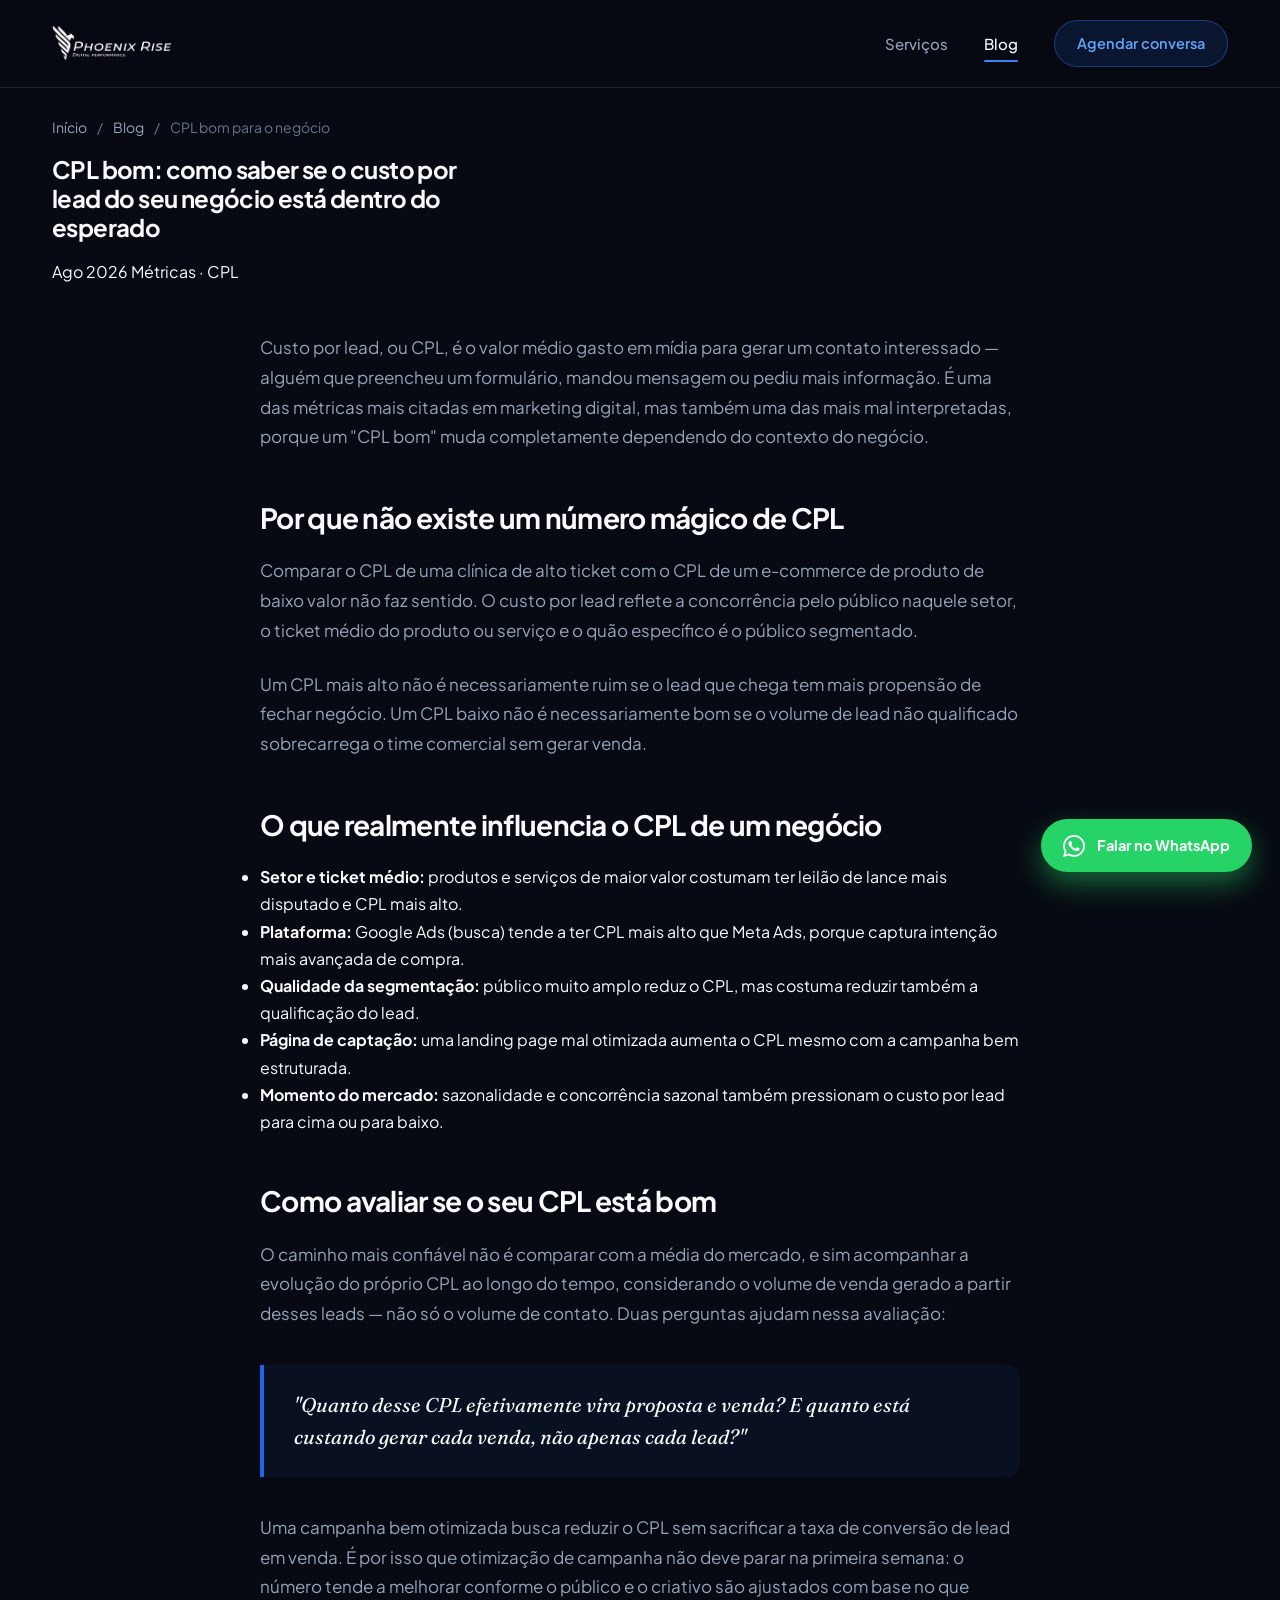
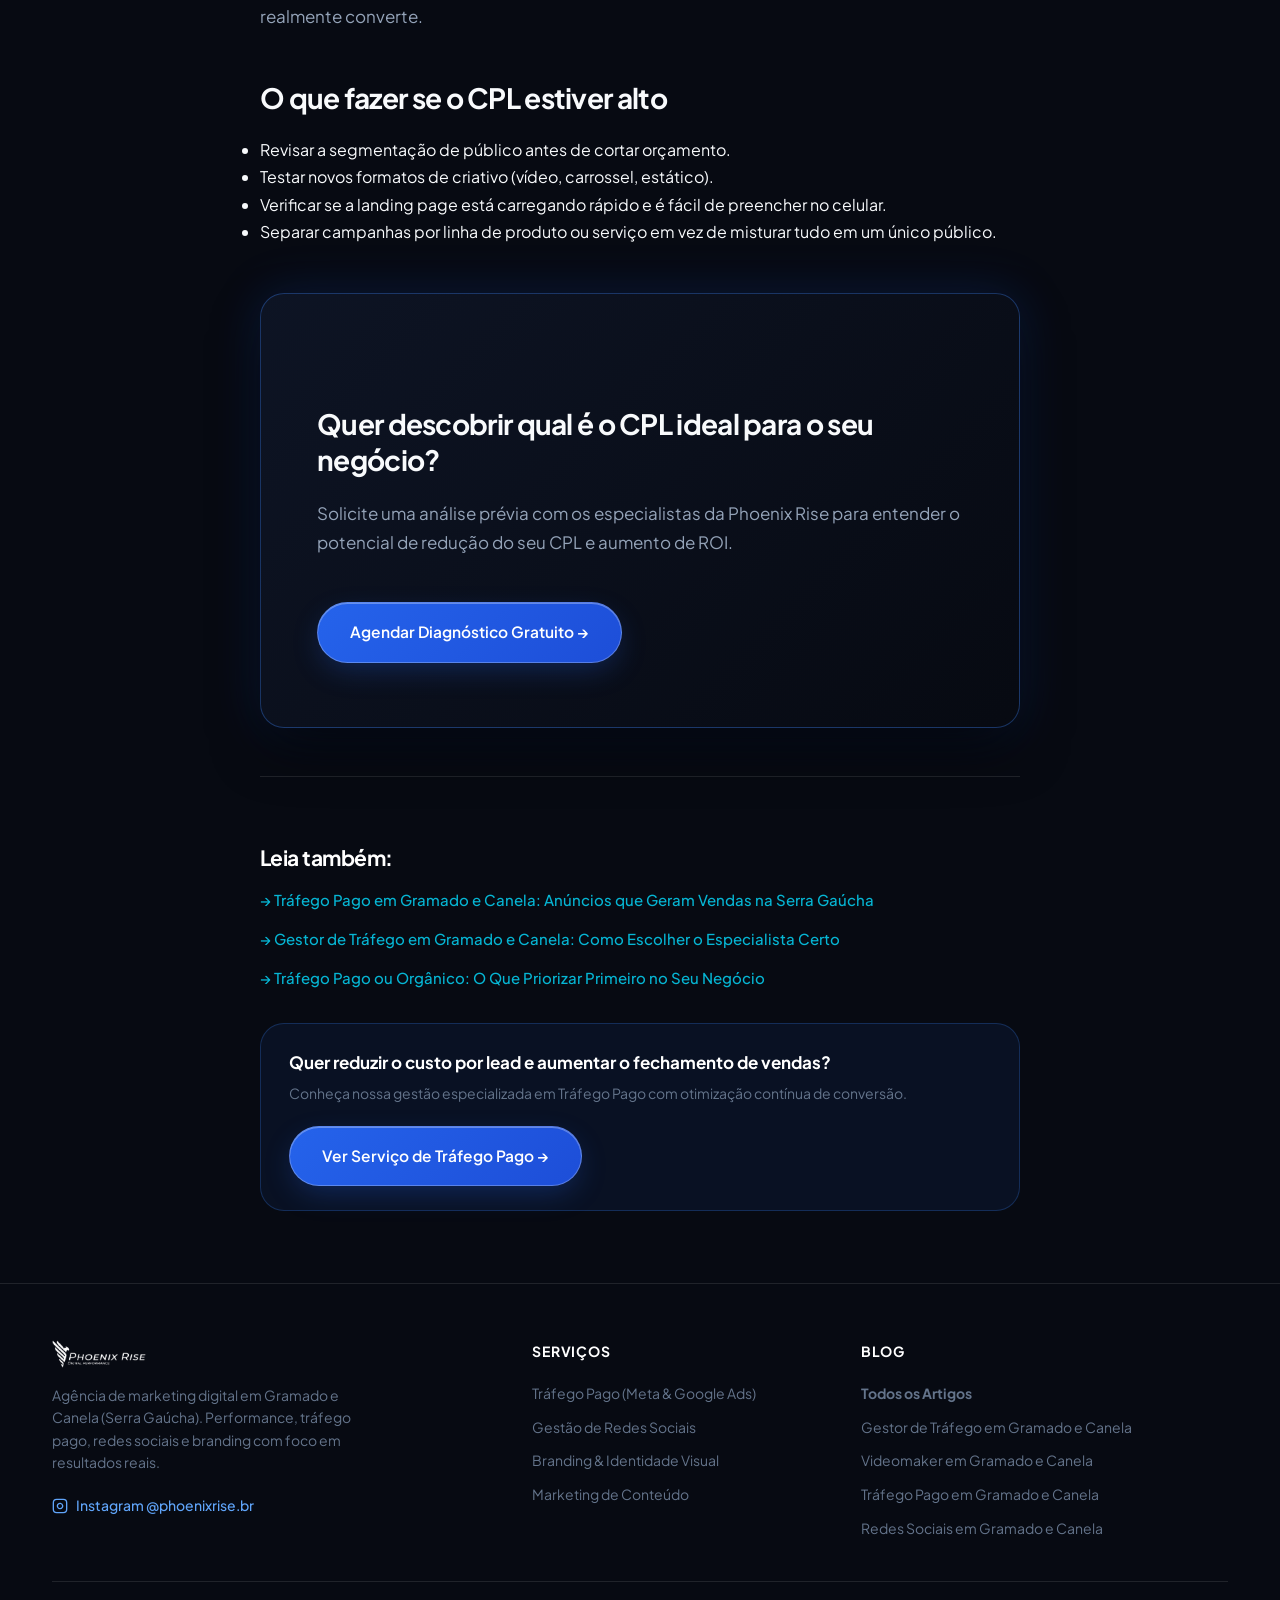
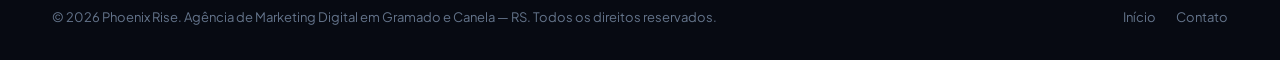
<file: blog/cpl-bom-para-negocio.html>
<!DOCTYPE html>
<html lang="pt-BR">
<head>
<!-- Google Tag Manager -->
<script>(function(w,d,s,l,i){w[l]=w[l]||[];w[l].push({'gtm.start':
new Date().getTime(),event:'gtm.js'});var f=d.getElementsByTagName(s)[0],
j=d.createElement(s),dl=l!='dataLayer'?'&l='+l:'';j.async=true;j.src=
'https://www.googletagmanager.com/gtm.js?id='+i+dl;f.parentNode.insertBefore(j,f);
})(window,document,'script','dataLayer','GTM-NFWV7SX5');</script>
<!-- End Google Tag Manager -->
<!-- Google tag (gtag.js) -->
<script async src="https://www.googletagmanager.com/gtag/js?id=AW-602107502"></script>
<script>
  window.dataLayer = window.dataLayer || [];
  function gtag(){dataLayer.push(arguments);}
  gtag('js', new Date());

  gtag('config', 'AW-602107502');
</script>
<meta charset="UTF-8">
<meta name="viewport" content="width=device-width, initial-scale=1.0">
<title>CPL Bom: Como Saber se o Custo por Lead do Seu Negócio Está Dentro do Esperado — Phoenix Rise</title>
<meta name="description" content="Como calcular o CPL do seu negócio, o que influencia esse número e por que comparar custo por lead sem contexto pode levar a decisões erradas.">
<link rel="canonical" href="https://www.phoenixrise.com.br/blog/cpl-bom-para-negocio.html">
<meta property="og:type" content="article">
<meta property="og:title" content="CPL Bom: Como Saber se o Custo por Lead do Seu Negócio Está Dentro do Esperado">
<meta property="og:description" content="Como calcular o CPL do seu negócio, o que influencia esse número e por que comparar custo por lead sem contexto pode levar a decisões erradas.">
<meta property="og:url" content="https://www.phoenixrise.com.br/blog/cpl-bom-para-negocio.html">
<meta property="og:locale" content="pt_BR">
<link rel="preconnect" href="https://fonts.googleapis.com">
<link rel="preconnect" href="https://fonts.gstatic.com" crossorigin>
<link href="https://fonts.googleapis.com/css2?family=Fraunces:ital,opsz,wght@0,9..144,300;0,9..144,500;0,9..144,700;1,9..144,400&family=Inter:wght@300;400;500;600;700&family=Plus+Jakarta+Sans:wght@400;500;600;700;800&display=swap" rel="stylesheet">
<link rel="stylesheet" href="/style.css">
<script type="application/ld+json">
{
  "@context": "https://schema.org",
  "@type": "BlogPosting",
  "mainEntityOfPage": {
    "@type": "WebPage",
    "@id": "https://www.phoenixrise.com.br/blog/cpl-bom-para-negocio.html"
  },
  "headline": "CPL Bom: Como Saber se o Custo por Lead do Seu Negócio Está Dentro do Esperado",
  "description": "Como calcular o CPL do seu negócio, o que influencia esse número e por que comparar custo por lead sem contexto pode levar a decisões erradas.",
  "image": "https://www.phoenixrise.com.br/assets/thumb-trafego-gramado.jpg",
  "author": {
    "@type": "Organization",
    "name": "Phoenix Rise",
    "url": "https://www.phoenixrise.com.br/"
  },
  "publisher": {
    "@type": "Organization",
    "name": "Phoenix Rise",
    "logo": {
      "@type": "ImageObject",
      "url": "https://www.phoenixrise.com.br/assets/logo-white.png"
    }
  },
  "datePublished": "2026-08-20T10:00:00-03:00",
  "dateModified": "2026-10-29T23:00:00-03:00"
}
</script>
<script type="application/ld+json">
{
  "@context": "https://schema.org",
  "@type": "BreadcrumbList",
  "itemListElement": [
    {
      "@type": "ListItem",
      "position": 1,
      "name": "Início",
      "item": "https://www.phoenixrise.com.br/"
    },
    {
      "@type": "ListItem",
      "position": 2,
      "name": "Blog",
      "item": "https://www.phoenixrise.com.br/blog/index.html"
    },
    {
      "@type": "ListItem",
      "position": 3,
      "name": "CPL bom para o negócio",
      "item": "https://www.phoenixrise.com.br/blog/cpl-bom-para-negocio.html"
    }
  ]
}
</script>
</head>
<body>
<!-- Google Tag Manager (noscript) -->
<noscript><iframe src="https://www.googletagmanager.com/ns.html?id=GTM-NFWV7SX5"
height="0" width="0" style="display:none;visibility:hidden"></iframe></noscript>
<!-- End Google Tag Manager (noscript) -->

<header>
  <nav>
    <a href="/" class="brand">
      <img src="/assets/logo-white.png" alt="Phoenix Rise — Digital Performance">
    </a>
    <div class="nav-links">
      <a href="/#servicos">Serviços</a>
      <a href="/blog/index.html" class="active">Blog</a>
      <a href="/#contato" class="nav-cta">Agendar conversa</a>
    </div>
    <button class="nav-toggle" aria-label="Abrir Menu">☰</button>
  </nav>
</header>

<main>
  <section class="page-hero">
    <div class="wrap">
      <div class="breadcrumb"><a href="/">Início</a><span>/</span><a href="/blog/index.html">Blog</a><span>/</span>CPL bom para o negócio</div>
      <h1 style="max-width:24ch;">CPL bom: como saber se o custo por lead do seu negócio está dentro do esperado</h1>
      <div class="blog-meta" style="margin-top:16px; max-width:300px;">
        <span>Ago 2026</span>
        <span class="blog-tag">Métricas · CPL</span>
      </div>
    </div>
  </section>

  <article class="article-body wrap">
    <p>Custo por lead, ou CPL, é o valor médio gasto em mídia para gerar um contato interessado — alguém que preencheu um formulário, mandou mensagem ou pediu mais informação. É uma das métricas mais citadas em marketing digital, mas também uma das mais mal interpretadas, porque um "CPL bom" muda completamente dependendo do contexto do negócio.</p>

    <h2>Por que não existe um número mágico de CPL</h2>
    <p>Comparar o CPL de uma clínica de alto ticket com o CPL de um e-commerce de produto de baixo valor não faz sentido. O custo por lead reflete a concorrência pelo público naquele setor, o ticket médio do produto ou serviço e o quão específico é o público segmentado.</p>
    <p>Um CPL mais alto não é necessariamente ruim se o lead que chega tem mais propensão de fechar negócio. Um CPL baixo não é necessariamente bom se o volume de lead não qualificado sobrecarrega o time comercial sem gerar venda.</p>

    <h2>O que realmente influencia o CPL de um negócio</h2>
    <ul>
      <li><strong>Setor e ticket médio:</strong> produtos e serviços de maior valor costumam ter leilão de lance mais disputado e CPL mais alto.</li>
      <li><strong>Plataforma:</strong> Google Ads (busca) tende a ter CPL mais alto que Meta Ads, porque captura intenção mais avançada de compra.</li>
      <li><strong>Qualidade da segmentação:</strong> público muito amplo reduz o CPL, mas costuma reduzir também a qualificação do lead.</li>
      <li><strong>Página de captação:</strong> uma landing page mal otimizada aumenta o CPL mesmo com a campanha bem estruturada.</li>
      <li><strong>Momento do mercado:</strong> sazonalidade e concorrência sazonal também pressionam o custo por lead para cima ou para baixo.</li>
    </ul>

    <h2>Como avaliar se o seu CPL está bom</h2>
    <p>O caminho mais confiável não é comparar com a média do mercado, e sim acompanhar a evolução do próprio CPL ao longo do tempo, considerando o volume de venda gerado a partir desses leads — não só o volume de contato. Duas perguntas ajudam nessa avaliação:</p>
    
    <blockquote>"Quanto desse CPL efetivamente vira proposta e venda? E quanto está custando gerar cada venda, não apenas cada lead?"</blockquote>
    
    <p>Uma campanha bem otimizada busca reduzir o CPL sem sacrificar a taxa de conversão de lead em venda. É por isso que otimização de campanha não deve parar na primeira semana: o número tende a melhorar conforme o público e o criativo são ajustados com base no que realmente converte.</p>

    <h2>O que fazer se o CPL estiver alto</h2>
    <ul>
      <li>Revisar a segmentação de público antes de cortar orçamento.</li>
      <li>Testar novos formatos de criativo (vídeo, carrossel, estático).</li>
      <li>Verificar se a landing page está carregando rápido e é fácil de preencher no celular.</li>
      <li>Separar campanhas por linha de produto ou serviço em vez de misturar tudo em um único público.</li>
    </ul>

    <div class="cta-box-blue" style="margin-top:48px;">
      <h2>Quer descobrir qual é o CPL ideal para o seu negócio?</h2>
      <p>Solicite uma análise prévia com os especialistas da Phoenix Rise para entender o potencial de redução do seu CPL e aumento de ROI.</p>
      <a href="/#contato" class="btn-primary" style="margin-top:20px; display:inline-flex;">Agendar Diagnóstico Gratuito →</a>
    </div>

    <!-- LEIA TAMBÉM E CTA DO SERVIÇO -->
    <div class="article-related-section">
      <h3 class="article-related-title">Leia também:</h3>
      <ul class="article-related-list">
        <li><a href="/blog/trafego-pago-gramado-canela.html">→ Tráfego Pago em Gramado e Canela: Anúncios que Geram Vendas na Serra Gaúcha</a></li>
        <li><a href="/blog/gestor-de-trafego-gramado-canela.html">→ Gestor de Tráfego em Gramado e Canela: Como Escolher o Especialista Certo</a></li>
        <li><a href="/blog/trafego-pago-ou-organico.html">→ Tráfego Pago ou Orgânico: O Que Priorizar Primeiro no Seu Negócio</a></li>
      </ul>
      <div class="article-service-cta">
        <div>
          <h4>Quer reduzir o custo por lead e aumentar o fechamento de vendas?</h4>
          <p>Conheça nossa gestão especializada em Tráfego Pago com otimização contínua de conversão.</p>
        </div>
        <a href="/servicos/trafego-pago.html" class="btn-primary" style="display:inline-flex;">Ver Serviço de Tráfego Pago →</a>
      </div>
    </div>
  </article>
</main>

<a href="https://wa.me/5554996895454?text=Ol%C3%A1!%20Li%20o%20artigo%20sobre%20CPL%20no%20blog%20e%20gostaria%20de%20conversar." target="_blank" rel="noopener" class="floating-whatsapp" aria-label="Falar no WhatsApp">
  <svg viewBox="0 0 24 24"><path d="M.057 24l1.687-6.163c-1.041-1.804-1.588-3.849-1.587-5.946.003-6.556 5.338-11.891 11.893-11.891 3.181.001 6.167 1.24 8.413 3.488 2.245 2.248 3.481 5.236 3.48 8.414-.003 6.557-5.338 11.892-11.893 11.892-1.99-.001-3.951-.5-5.688-1.448l-6.205 1.654zm6.597-3.807c1.676.995 3.276 1.591 5.392 1.592 5.448 0 9.886-4.434 9.889-9.885.002-5.462-4.415-9.89-9.881-9.892-5.452 0-9.887 4.434-9.889 9.884-.001 2.225.651 3.891 1.746 5.634l-.999 3.648 3.742-.981zm11.387-5.464c-.074-.124-.272-.198-.57-.347-.297-.149-1.758-.868-2.031-.967-.272-.099-.47-.149-.669.149-.198.297-.768.967-.941 1.165-.173.198-.347.223-.644.074-.297-.149-1.255-.462-2.39-1.475-.883-.788-1.48-1.761-1.653-2.059-.173-.297-.018-.458.13-.606.134-.133.297-.347.446-.521.151-.172.2-.296.3-.495.099-.198.05-.372-.025-.521-.075-.148-.669-1.611-.916-2.206-.242-.579-.487-.501-.669-.51l-.57-.01c-.198 0-.52.074-.792.372s-1.04 1.016-1.04 2.479 1.065 2.876 1.213 3.074c.149.198 2.095 3.2 5.076 4.487.709.306 1.263.489 1.694.626.712.226 1.36.194 1.872.118.572-.085 1.758-.719 2.006-1.413.248-.695.248-1.29.173-1.414z"/></svg>
  <span>Falar no WhatsApp</span>
</a>

<!-- FOOTER -->
<footer>
  <div class="wrap">
    <div class="footer-grid">
      <div class="footer-col footer-brand-col">
        <a href="/" class="brand">
          <img src="/assets/logo-white.png" alt="Phoenix Rise — Digital Performance">
        </a>
        <p class="footer-desc">Agência de marketing digital em Gramado e Canela (Serra Gaúcha). Performance, tráfego pago, redes sociais e branding com foco em resultados reais.</p>
        <div class="footer-social">
          <a href="https://www.instagram.com/phoenixrise.br/" target="_blank" rel="noopener" class="social-link">
            <svg width="16" height="16" viewBox="0 0 24 24" fill="none" stroke="currentColor" stroke-width="2"><rect x="2" y="2" width="20" height="20" rx="5"/><path d="M16 11.37A4 4 0 1112.63 8 4 4 0 0116 11.37z"/><line x1="17.5" y1="6.5" x2="17.51" y2="6.5"/></svg>
            Instagram @phoenixrise.br
          </a>
        </div>
      </div>
      <div class="footer-col">
        <h4 class="footer-title">Serviços</h4>
        <ul class="footer-nav">
          <li><a href="/servicos/trafego-pago.html">Tráfego Pago (Meta & Google Ads)</a></li>
          <li><a href="/servicos/gestao-redes-sociais.html">Gestão de Redes Sociais</a></li>
          <li><a href="/servicos/branding-identidade-visual.html">Branding & Identidade Visual</a></li>
          <li><a href="/servicos/marketing-de-conteudo.html">Marketing de Conteúdo</a></li>
        </ul>
      </div>
      <div class="footer-col">
        <h4 class="footer-title">Blog</h4>
        <ul class="footer-nav">
          <li><a href="/blog/index.html"><strong>Todos os Artigos</strong></a></li>
          <li><a href="/blog/gestor-de-trafego-gramado-canela.html">Gestor de Tráfego em Gramado e Canela</a></li>
          <li><a href="/blog/videomaker-gramado-canela.html">Videomaker em Gramado e Canela</a></li>
          <li><a href="/blog/trafego-pago-gramado-canela.html">Tráfego Pago em Gramado e Canela</a></li>
          <li><a href="/blog/gestao-redes-sociais-gramado-canela.html">Redes Sociais em Gramado e Canela</a></li>
        </ul>
      </div>
    </div>
    <div class="footer-bottom">
      <span>© 2026 Phoenix Rise. Agência de Marketing Digital em Gramado e Canela — RS. Todos os direitos reservados.</span>
      <div class="footer-bottom-links">
        <a href="/">Início</a>
        <a href="/#contato">Contato</a>
      </div>
    </div>
  </div>
</footer>

<script src="/nav.js"></script>
</body>
</html>
</file>
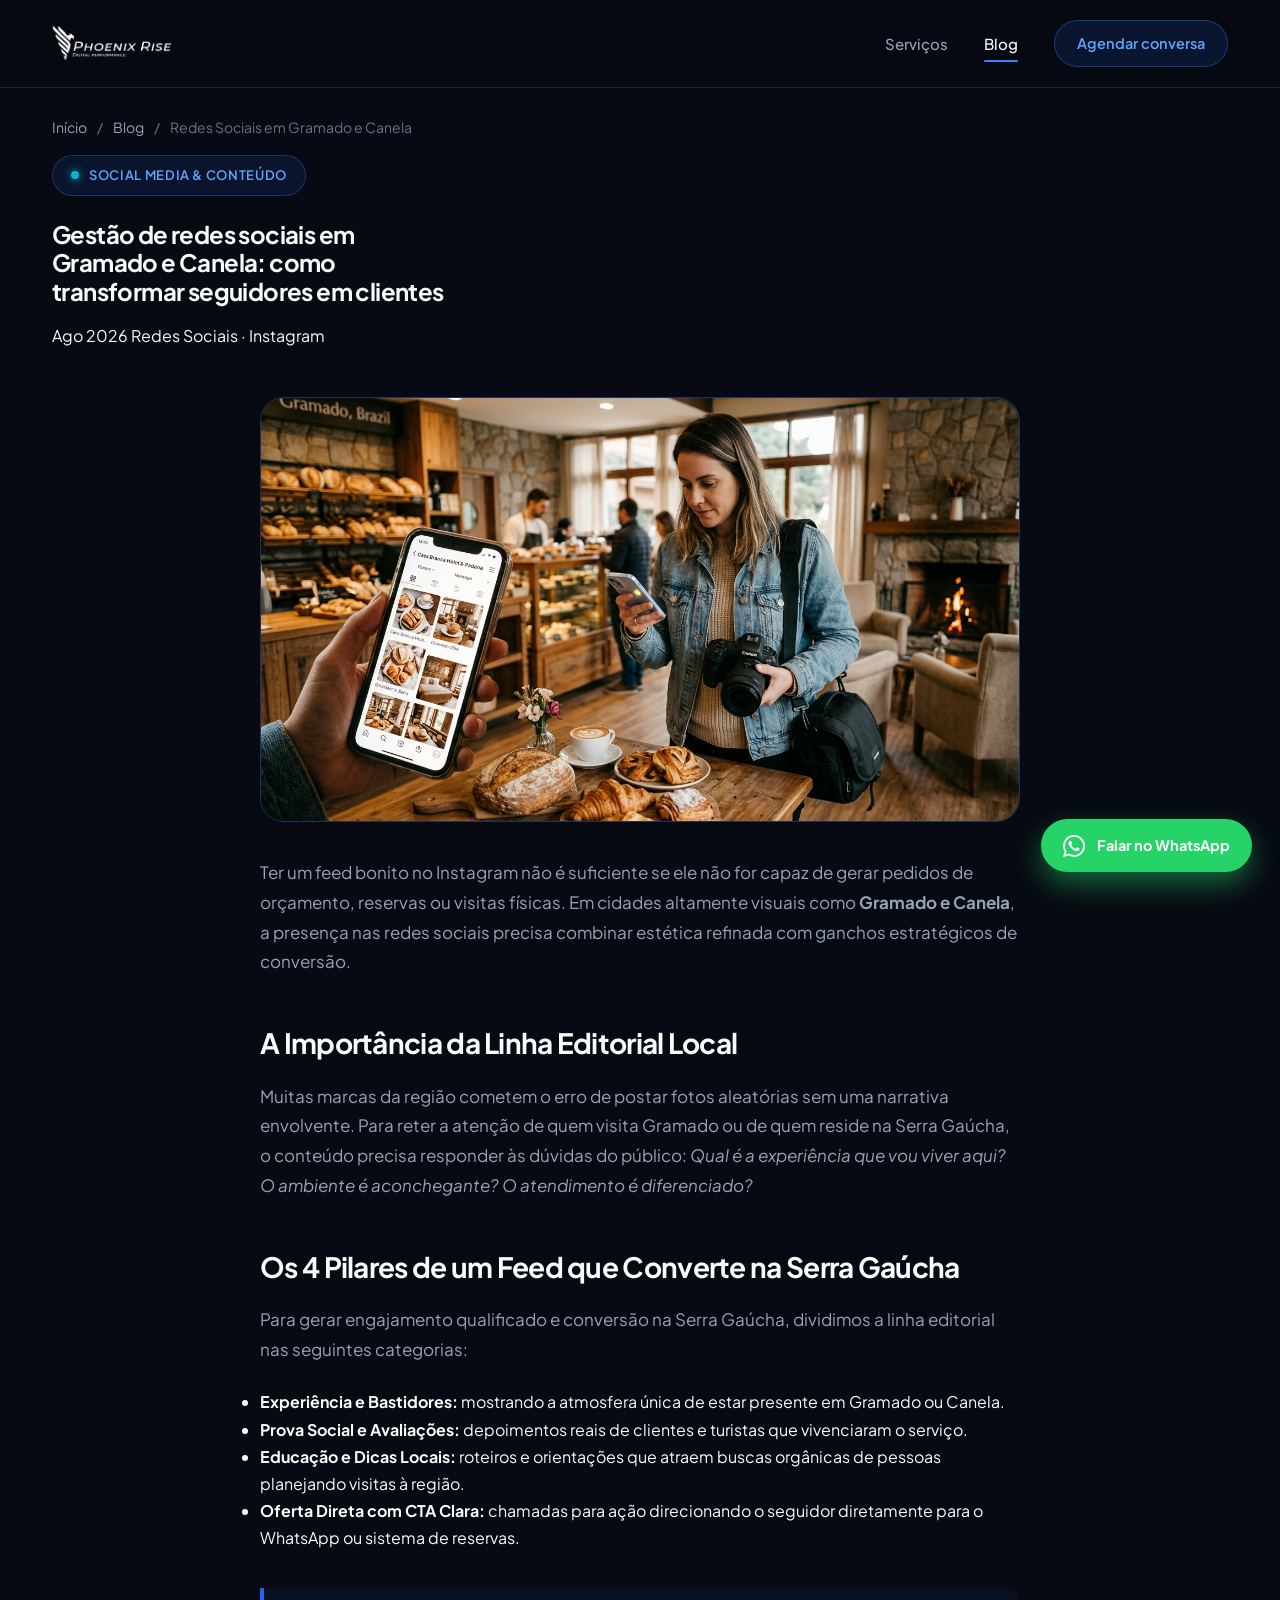
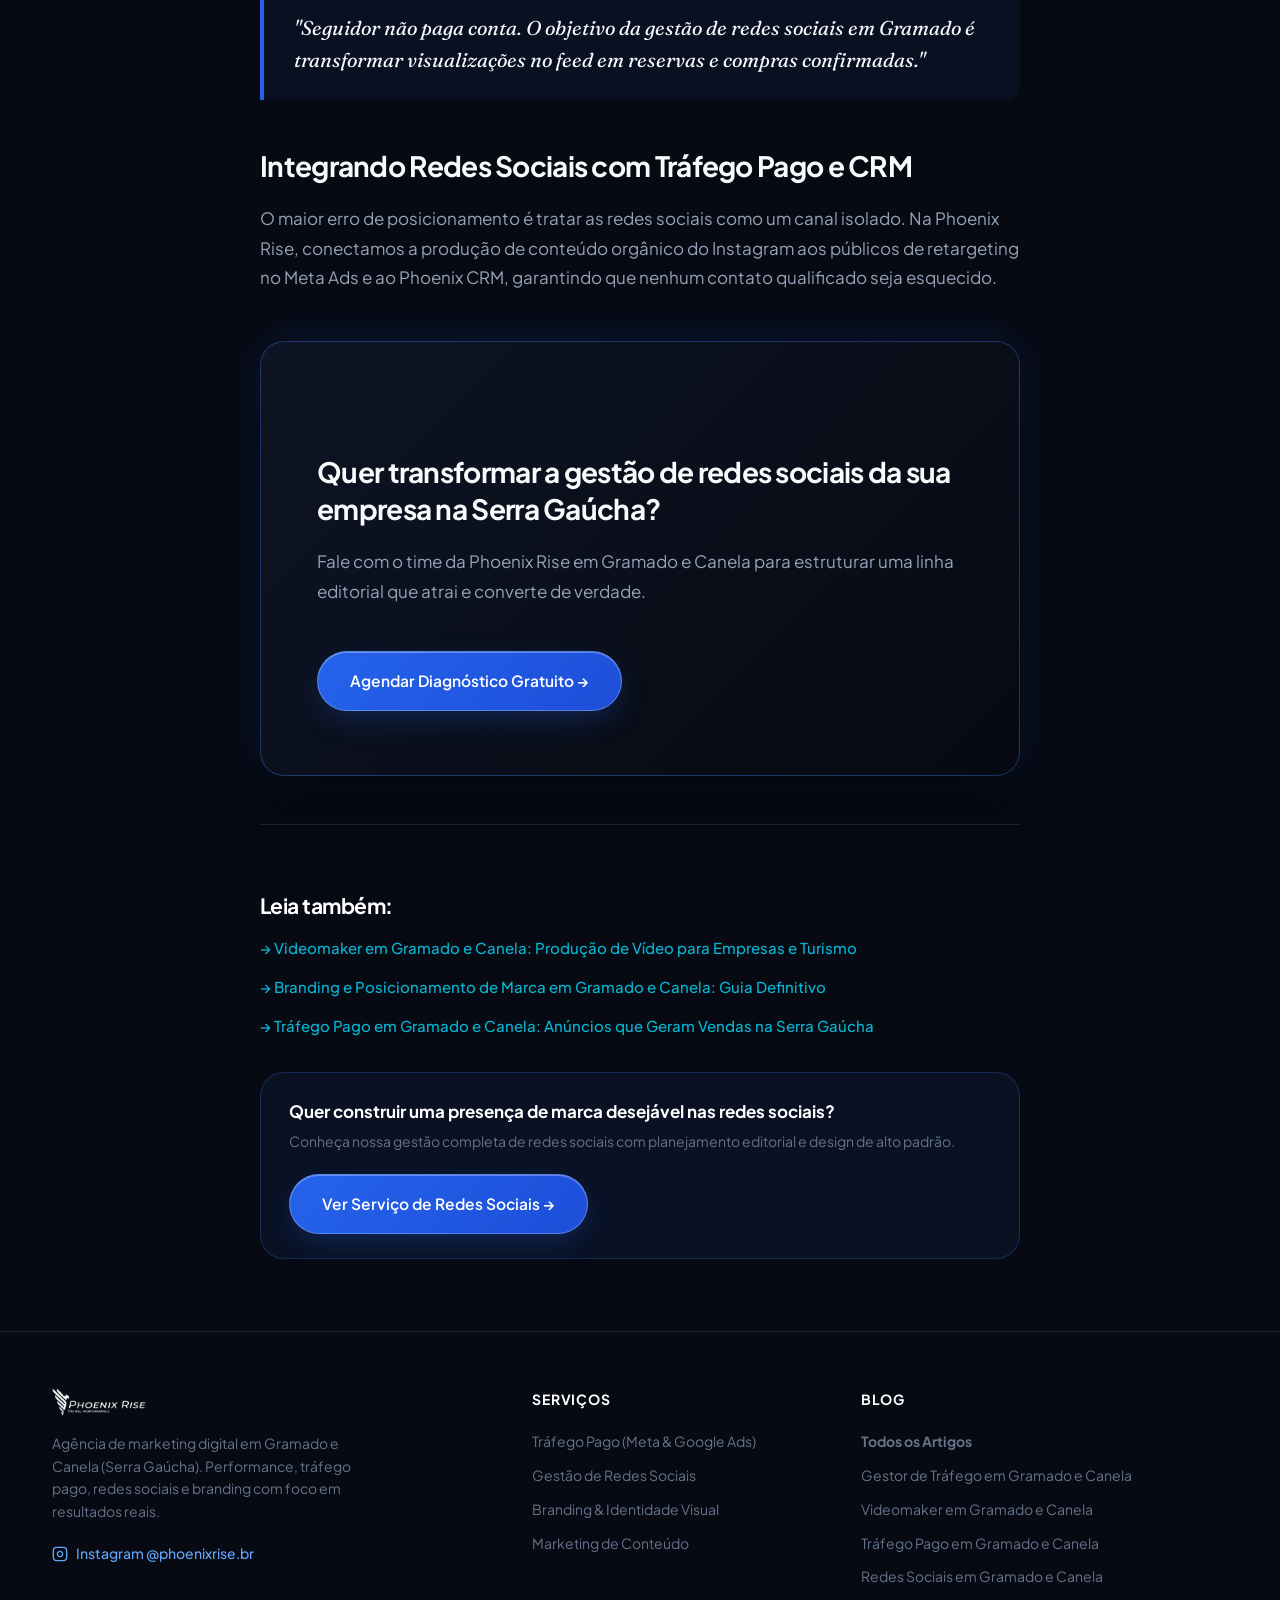
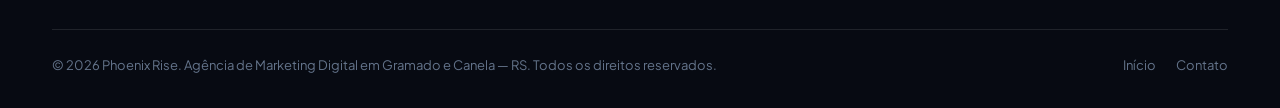
<file: blog/gestao-redes-sociais-gramado-canela.html>
<!DOCTYPE html>
<html lang="pt-BR">
<head>
<!-- Google Tag Manager -->
<script>(function(w,d,s,l,i){w[l]=w[l]||[];w[l].push({'gtm.start':
new Date().getTime(),event:'gtm.js'});var f=d.getElementsByTagName(s)[0],
j=d.createElement(s),dl=l!='dataLayer'?'&l='+l:'';j.async=true;j.src=
'https://www.googletagmanager.com/gtm.js?id='+i+dl;f.parentNode.insertBefore(j,f);
})(window,document,'script','dataLayer','GTM-NFWV7SX5');</script>
<!-- End Google Tag Manager -->
<!-- Google tag (gtag.js) -->
<script async src="https://www.googletagmanager.com/gtag/js?id=AW-602107502"></script>
<script>
  window.dataLayer = window.dataLayer || [];
  function gtag(){dataLayer.push(arguments);}
  gtag('js', new Date());

  gtag('config', 'AW-602107502');
</script>
<meta charset="UTF-8">
<meta name="viewport" content="width=device-width, initial-scale=1.0">
<title>Gestão de Redes Sociais em Gramado e Canela: Estratégias que Convertem — Phoenix Rise</title>
<meta name="description" content="Aprenda como fazer gestão de redes sociais no Instagram e TikTok para empresas de Gramado e Canela. Conteúdo estratégico que atrai clientes e gera autoridade.">
<link rel="canonical" href="https://www.phoenixrise.com.br/blog/gestao-redes-sociais-gramado-canela.html">
<meta property="og:type" content="article">
<meta property="og:title" content="Gestão de Redes Sociais em Gramado e Canela: Estratégias que Convertem">
<meta property="og:description" content="Guia de redes sociais e Instagram marketing para empresas de Gramado, Canela e Serra Gaúcha.">
<meta property="og:url" content="https://www.phoenixrise.com.br/blog/gestao-redes-sociais-gramado-canela.html">
<meta property="og:locale" content="pt_BR">
<link rel="preconnect" href="https://fonts.googleapis.com">
<link rel="preconnect" href="https://fonts.gstatic.com" crossorigin>
<link href="https://fonts.googleapis.com/css2?family=Fraunces:ital,opsz,wght@0,9..144,300;0,9..144,500;0,9..144,700;1,9..144,400&family=Inter:wght@300;400;500;600;700&family=Plus+Jakarta+Sans:wght@400;500;600;700;800&display=swap" rel="stylesheet">
<link rel="stylesheet" href="/style.css">
<script type="application/ld+json">
{
  "@context": "https://schema.org",
  "@type": "BlogPosting",
  "mainEntityOfPage": {
    "@type": "WebPage",
    "@id": "https://www.phoenixrise.com.br/blog/gestao-redes-sociais-gramado-canela.html"
  },
  "headline": "Gestão de Redes Sociais em Gramado e Canela: Como Transformar Seguidores em Clientes Reais",
  "description": "Como planejar e executar a gestão de redes sociais para marcas e negócios em Gramado e Canela.",
  "image": "https://www.phoenixrise.com.br/assets/thumb-social-gramado.jpg",
  "author": {
    "@type": "Organization",
    "name": "Phoenix Rise",
    "url": "https://www.phoenixrise.com.br/"
  },
  "publisher": {
    "@type": "Organization",
    "name": "Phoenix Rise",
    "logo": {
      "@type": "ImageObject",
      "url": "https://www.phoenixrise.com.br/assets/logo-white.png"
    }
  },
  "datePublished": "2026-08-31T10:00:00-03:00",
  "dateModified": "2026-10-29T23:00:00-03:00"
}
</script>
<script type="application/ld+json">
{
  "@context": "https://schema.org",
  "@type": "BreadcrumbList",
  "itemListElement": [
    {
      "@type": "ListItem",
      "position": 1,
      "name": "Início",
      "item": "https://www.phoenixrise.com.br/"
    },
    {
      "@type": "ListItem",
      "position": 2,
      "name": "Blog",
      "item": "https://www.phoenixrise.com.br/blog/index.html"
    },
    {
      "@type": "ListItem",
      "position": 3,
      "name": "Gestão de Redes Sociais em Gramado e Canela",
      "item": "https://www.phoenixrise.com.br/blog/gestao-redes-sociais-gramado-canela.html"
    }
  ]
}
</script>
</head>
<body>
<!-- Google Tag Manager (noscript) -->
<noscript><iframe src="https://www.googletagmanager.com/ns.html?id=GTM-NFWV7SX5"
height="0" width="0" style="display:none;visibility:hidden"></iframe></noscript>
<!-- End Google Tag Manager (noscript) -->

<header>
  <nav>
    <a href="/" class="brand">
      <img src="/assets/logo-white.png" alt="Phoenix Rise — Digital Performance">
    </a>
    <div class="nav-links">
      <a href="/#servicos">Serviços</a>
      <a href="/blog/index.html" class="active">Blog</a>
      <a href="/#contato" class="nav-cta">Agendar conversa</a>
    </div>
    <button class="nav-toggle" aria-label="Abrir Menu">☰</button>
  </nav>
</header>

<main>
  <section class="page-hero">
    <div class="wrap">
      <div class="breadcrumb"><a href="/">Início</a><span>/</span><a href="/blog/index.html">Blog</a><span>/</span>Redes Sociais em Gramado e Canela</div>
      <div class="badge-status">
        <span class="pulse-dot"></span> Social Media & Conteúdo
      </div>
      <h1 style="max-width:24ch;">Gestão de redes sociais em Gramado e Canela: como transformar seguidores em clientes</h1>
      <div class="blog-meta" style="margin-top:16px; max-width:300px;">
        <span>Ago 2026</span>
        <span class="blog-tag">Redes Sociais · Instagram</span>
      </div>
    </div>
  </section>

  <article class="article-body wrap">
    <div style="margin-bottom:36px; border-radius:var(--radius-lg); overflow:hidden; border:1px solid var(--border-glass-blue);">
      <img src="/assets/thumb-social-gramado.jpg" alt="Gestão de Redes Sociais em Gramado e Canela — Produção de Conteúdo no Instagram" style="width:100%; height:auto; display:block;">
    </div>

    <p>Ter um feed bonito no Instagram não é suficiente se ele não for capaz de gerar pedidos de orçamento, reservas ou visitas físicas. Em cidades altamente visuais como <strong>Gramado e Canela</strong>, a presença nas redes sociais precisa combinar estética refinada com ganchos estratégicos de conversão.</p>

    <h2>A Importância da Linha Editorial Local</h2>
    <p>Muitas marcas da região cometem o erro de postar fotos aleatórias sem uma narrativa envolvente. Para reter a atenção de quem visita Gramado ou de quem reside na Serra Gaúcha, o conteúdo precisa responder às dúvidas do público: <em>Qual é a experiência que vou viver aqui? O ambiente é aconchegante? O atendimento é diferenciado?</em></p>

    <h2>Os 4 Pilares de um Feed que Converte na Serra Gaúcha</h2>
    <p>Para gerar engajamento qualificado e conversão na Serra Gaúcha, dividimos a linha editorial nas seguintes categorias:</p>
    <ul>
      <li><strong>Experiência e Bastidores:</strong> mostrando a atmosfera única de estar presente em Gramado ou Canela.</li>
      <li><strong>Prova Social e Avaliações:</strong> depoimentos reais de clientes e turistas que vivenciaram o serviço.</li>
      <li><strong>Educação e Dicas Locais:</strong> roteiros e orientações que atraem buscas orgânicas de pessoas planejando visitas à região.</li>
      <li><strong>Oferta Direta com CTA Clara:</strong> chamadas para ação direcionando o seguidor diretamente para o WhatsApp ou sistema de reservas.</li>
    </ul>

    <blockquote>"Seguidor não paga conta. O objetivo da gestão de redes sociais em Gramado é transformar visualizações no feed em reservas e compras confirmadas."</blockquote>

    <h2>Integrando Redes Sociais com Tráfego Pago e CRM</h2>
    <p>O maior erro de posicionamento é tratar as redes sociais como um canal isolado. Na Phoenix Rise, conectamos a produção de conteúdo orgânico do Instagram aos públicos de retargeting no Meta Ads e ao Phoenix CRM, garantindo que nenhum contato qualificado seja esquecido.</p>

    <div class="cta-box-blue" style="margin-top:48px;">
      <h2>Quer transformar a gestão de redes sociais da sua empresa na Serra Gaúcha?</h2>
      <p>Fale com o time da Phoenix Rise em Gramado e Canela para estruturar uma linha editorial que atrai e converte de verdade.</p>
      <a href="/#contato" class="btn-primary" style="margin-top:20px; display:inline-flex;">Agendar Diagnóstico Gratuito →</a>
    </div>

    <!-- LEIA TAMBÉM E CTA DO SERVIÇO -->
    <div class="article-related-section">
      <h3 class="article-related-title">Leia também:</h3>
      <ul class="article-related-list">
        <li><a href="/blog/videomaker-gramado-canela.html">→ Videomaker em Gramado e Canela: Produção de Vídeo para Empresas e Turismo</a></li>
        <li><a href="/blog/branding-marketing-digital-gramado-canela.html">→ Branding e Posicionamento de Marca em Gramado e Canela: Guia Definitivo</a></li>
        <li><a href="/blog/trafego-pago-gramado-canela.html">→ Tráfego Pago em Gramado e Canela: Anúncios que Geram Vendas na Serra Gaúcha</a></li>
      </ul>
      <div class="article-service-cta">
        <div>
          <h4>Quer construir uma presença de marca desejável nas redes sociais?</h4>
          <p>Conheça nossa gestão completa de redes sociais com planejamento editorial e design de alto padrão.</p>
        </div>
        <a href="/servicos/gestao-redes-sociais.html" class="btn-primary" style="display:inline-flex;">Ver Serviço de Redes Sociais →</a>
      </div>
    </div>
  </article>
</main>

<a href="https://wa.me/5554996895454?text=Ol%C3%A1!%20Li%20o%20artigo%20sobre%20Redes%20Sociais%20em%20Gramado%20e%20Canela%20e%20gostaria%20de%20tirar%20uma%20d%C3%BAvida." target="_blank" rel="noopener" class="floating-whatsapp" aria-label="Falar no WhatsApp">
  <svg viewBox="0 0 24 24"><path d="M.057 24l1.687-6.163c-1.041-1.804-1.588-3.849-1.587-5.946.003-6.556 5.338-11.891 11.893-11.891 3.181.001 6.167 1.24 8.413 3.488 2.245 2.248 3.481 5.236 3.48 8.414-.003 6.557-5.338 11.892-11.893 11.892-1.99-.001-3.951-.5-5.688-1.448l-6.205 1.654zm6.597-3.807c1.676.995 3.276 1.591 5.392 1.592 5.448 0 9.886-4.434 9.889-9.885.002-5.462-4.415-9.89-9.881-9.892-5.452 0-9.887 4.434-9.889 9.884-.001 2.225.651 3.891 1.746 5.634l-.999 3.648 3.742-.981zm11.387-5.464c-.074-.124-.272-.198-.57-.347-.297-.149-1.758-.868-2.031-.967-.272-.099-.47-.149-.669.149-.198.297-.768.967-.941 1.165-.173.198-.347.223-.644.074-.297-.149-1.255-.462-2.39-1.475-.883-.788-1.48-1.761-1.653-2.059-.173-.297-.018-.458.13-.606.134-.133.297-.347.446-.521.151-.172.2-.296.3-.495.099-.198.05-.372-.025-.521-.075-.148-.669-1.611-.916-2.206-.242-.579-.487-.501-.669-.51l-.57-.01c-.198 0-.52.074-.792.372s-1.04 1.016-1.04 2.479 1.065 2.876 1.213 3.074c.149.198 2.095 3.2 5.076 4.487.709.306 1.263.489 1.694.626.712.226 1.36.194 1.872.118.572-.085 1.758-.719 2.006-1.413.248-.695.248-1.29.173-1.414z"/></svg>
  <span>Falar no WhatsApp</span>
</a>

<!-- FOOTER -->
<footer>
  <div class="wrap">
    <div class="footer-grid">
      <div class="footer-col footer-brand-col">
        <a href="/" class="brand">
          <img src="/assets/logo-white.png" alt="Phoenix Rise — Digital Performance">
        </a>
        <p class="footer-desc">Agência de marketing digital em Gramado e Canela (Serra Gaúcha). Performance, tráfego pago, redes sociais e branding com foco em resultados reais.</p>
        <div class="footer-social">
          <a href="https://www.instagram.com/phoenixrise.br/" target="_blank" rel="noopener" class="social-link">
            <svg width="16" height="16" viewBox="0 0 24 24" fill="none" stroke="currentColor" stroke-width="2"><rect x="2" y="2" width="20" height="20" rx="5"/><path d="M16 11.37A4 4 0 1112.63 8 4 4 0 0116 11.37z"/><line x1="17.5" y1="6.5" x2="17.51" y2="6.5"/></svg>
            Instagram @phoenixrise.br
          </a>
        </div>
      </div>
      <div class="footer-col">
        <h4 class="footer-title">Serviços</h4>
        <ul class="footer-nav">
          <li><a href="/servicos/trafego-pago.html">Tráfego Pago (Meta & Google Ads)</a></li>
          <li><a href="/servicos/gestao-redes-sociais.html">Gestão de Redes Sociais</a></li>
          <li><a href="/servicos/branding-identidade-visual.html">Branding & Identidade Visual</a></li>
          <li><a href="/servicos/marketing-de-conteudo.html">Marketing de Conteúdo</a></li>
        </ul>
      </div>
      <div class="footer-col">
        <h4 class="footer-title">Blog</h4>
        <ul class="footer-nav">
          <li><a href="/blog/index.html"><strong>Todos os Artigos</strong></a></li>
          <li><a href="/blog/gestor-de-trafego-gramado-canela.html">Gestor de Tráfego em Gramado e Canela</a></li>
          <li><a href="/blog/videomaker-gramado-canela.html">Videomaker em Gramado e Canela</a></li>
          <li><a href="/blog/trafego-pago-gramado-canela.html">Tráfego Pago em Gramado e Canela</a></li>
          <li><a href="/blog/gestao-redes-sociais-gramado-canela.html">Redes Sociais em Gramado e Canela</a></li>
        </ul>
      </div>
    </div>
    <div class="footer-bottom">
      <span>© 2026 Phoenix Rise. Agência de Marketing Digital em Gramado e Canela — RS. Todos os direitos reservados.</span>
      <div class="footer-bottom-links">
        <a href="/">Início</a>
        <a href="/#contato">Contato</a>
      </div>
    </div>
  </div>
</footer>

<script src="/nav.js"></script>
</body>
</html>
</file>
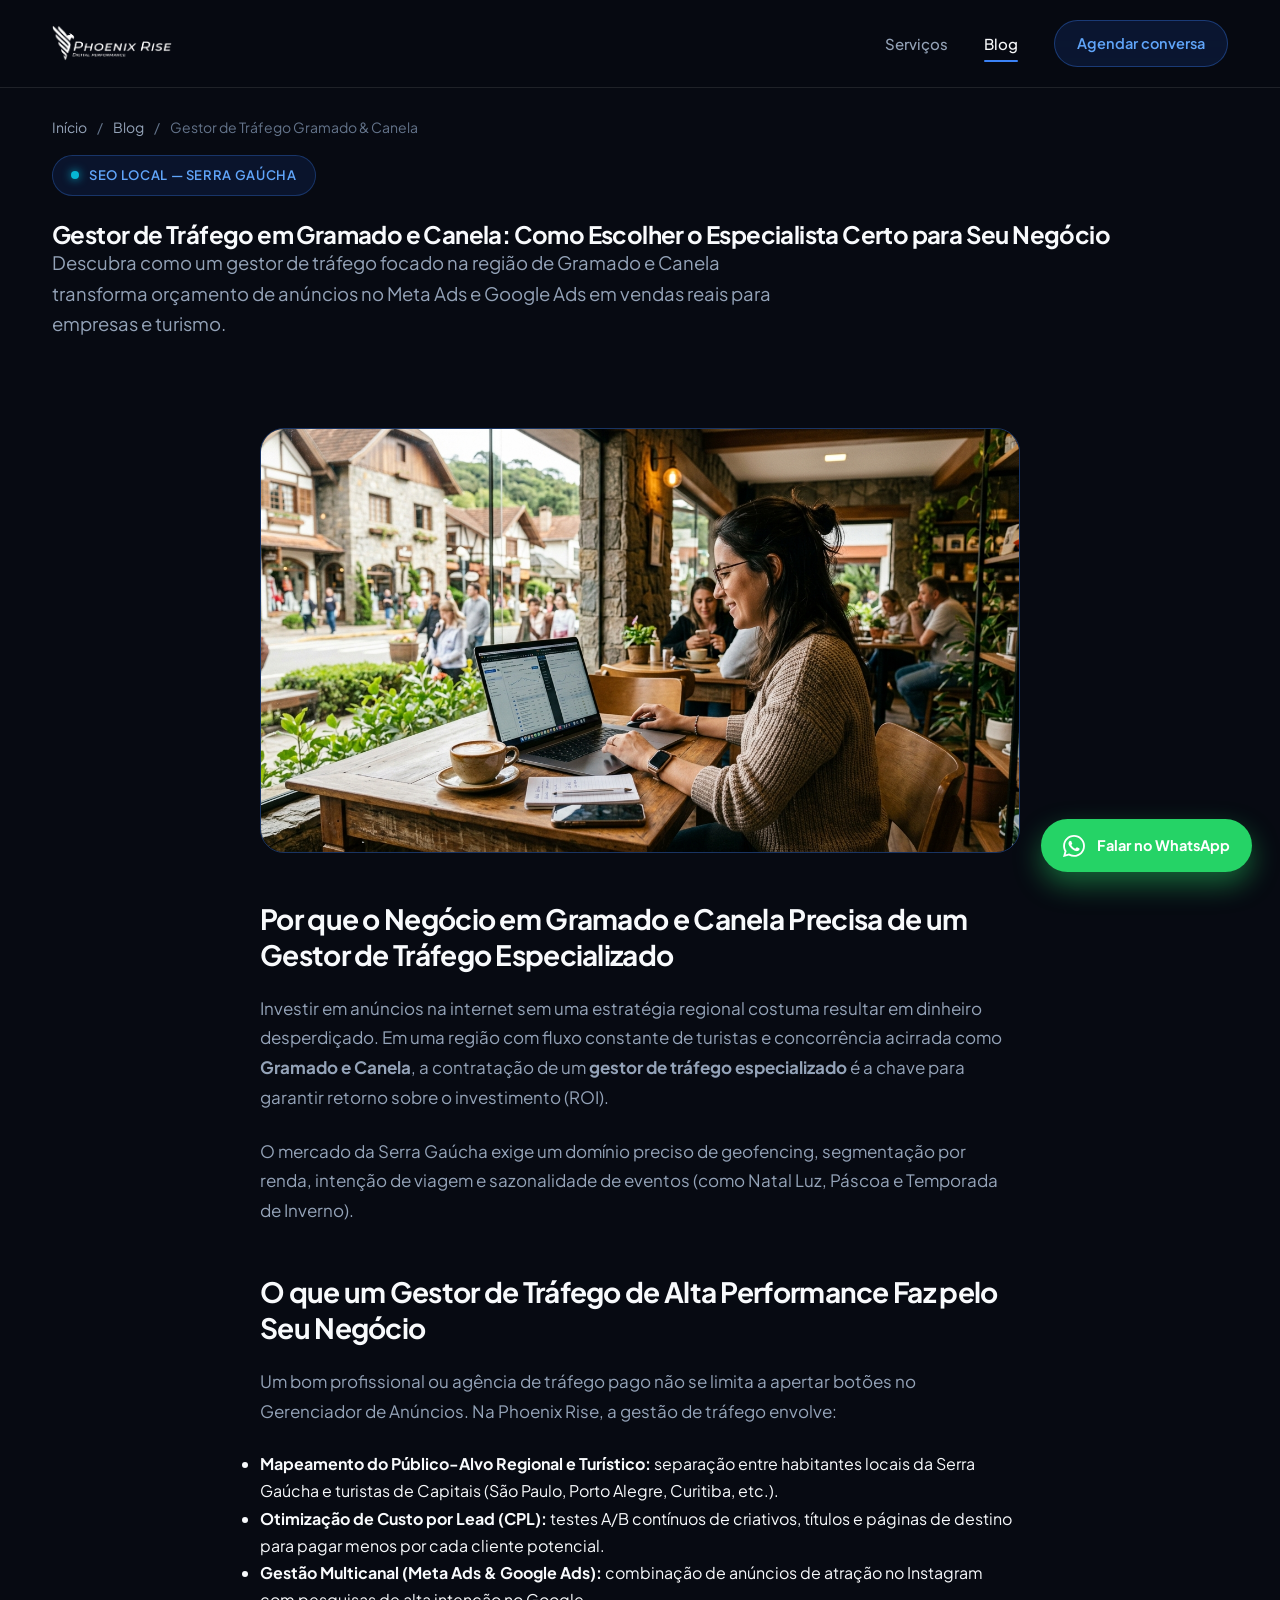
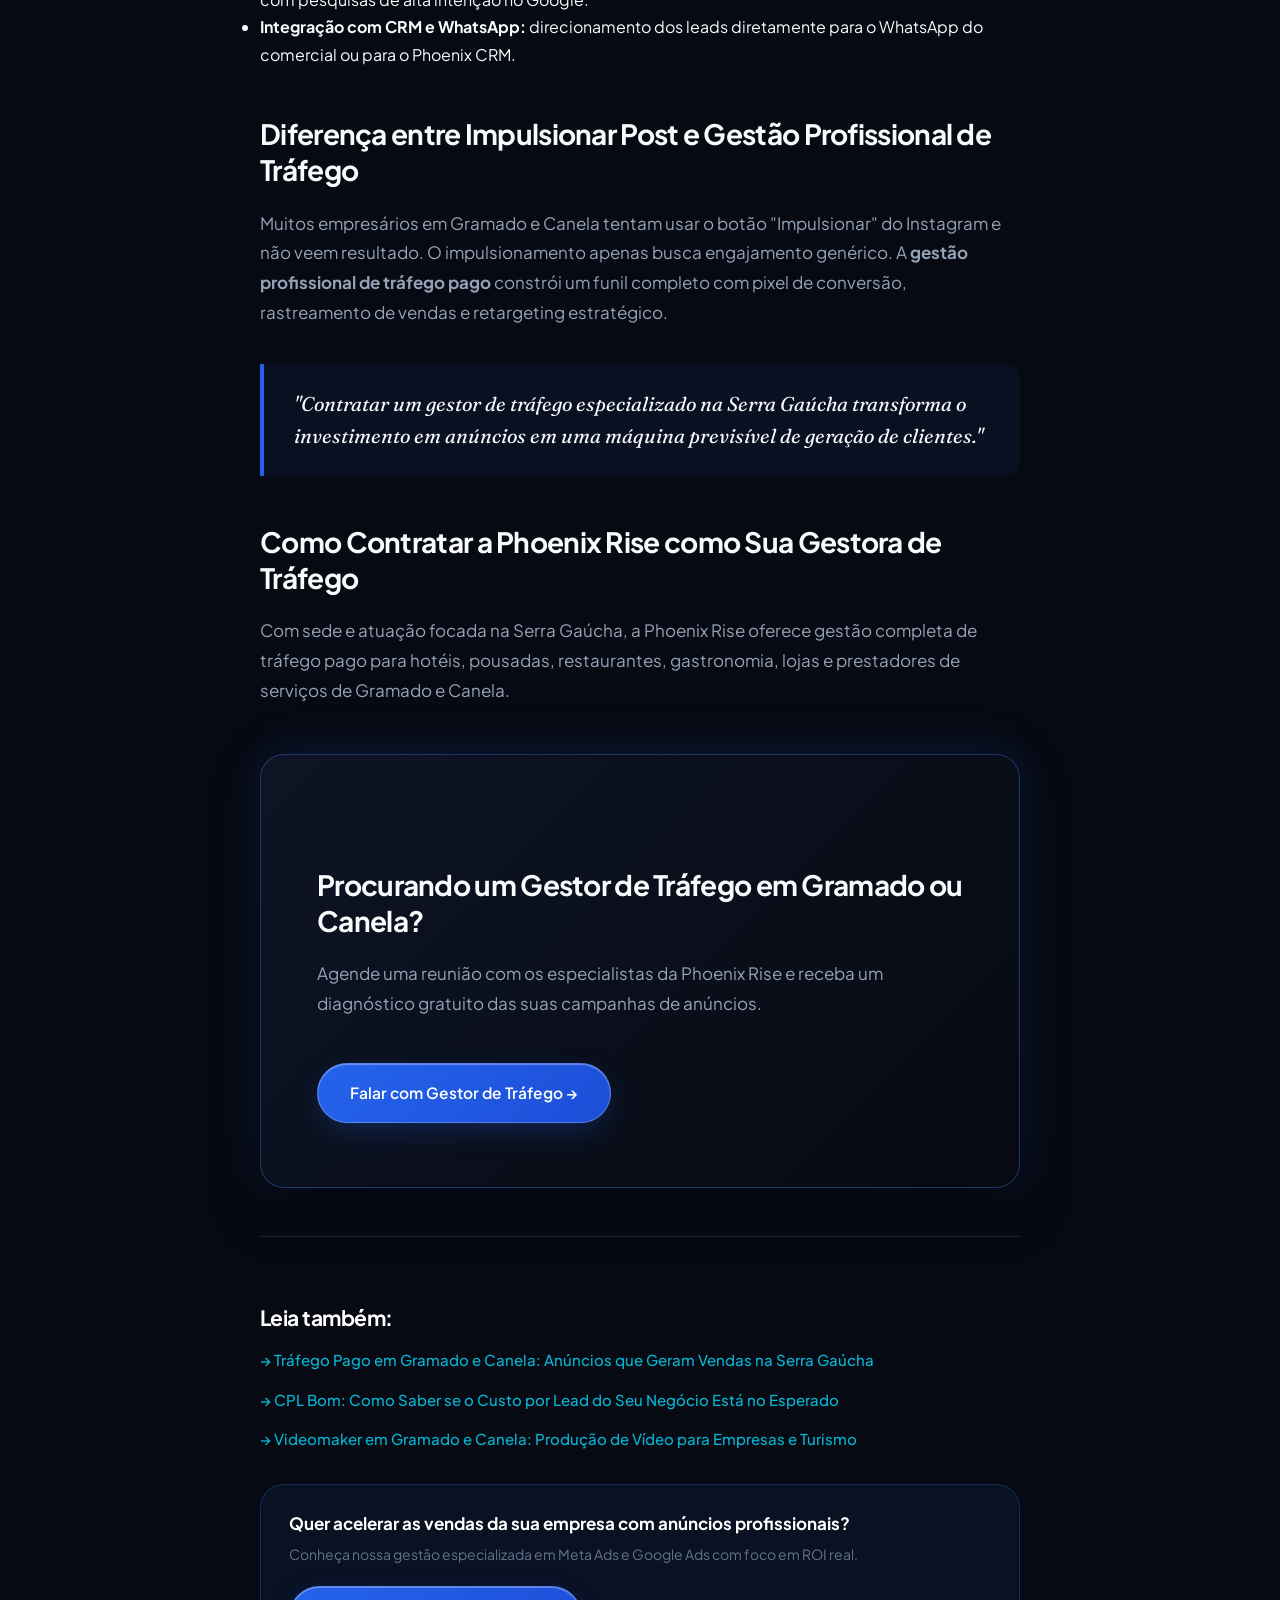
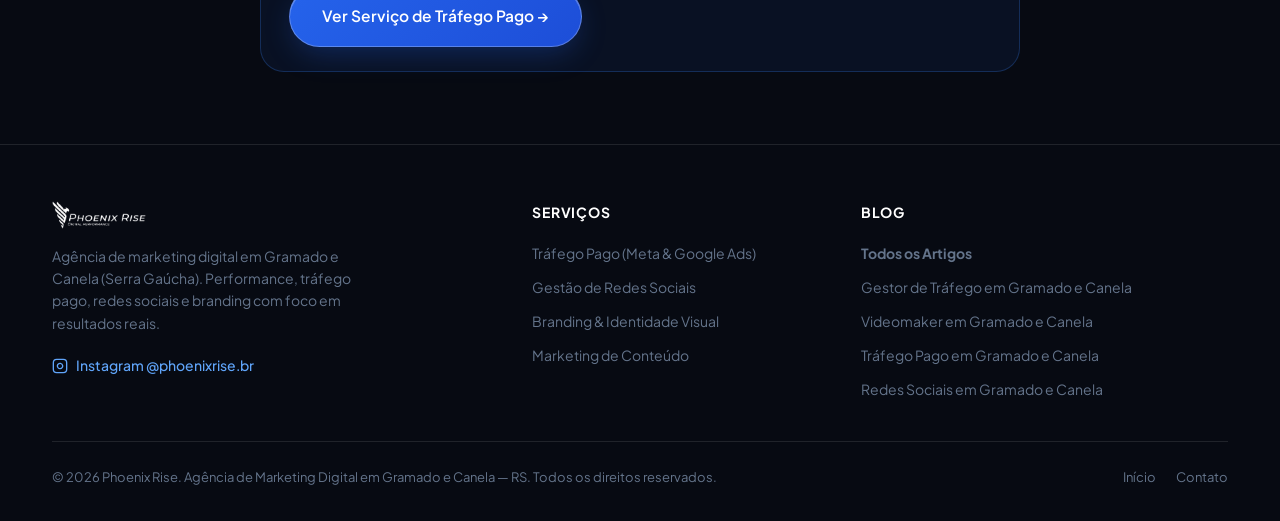
<file: blog/gestor-de-trafego-gramado-canela.html>
<!DOCTYPE html>
<html lang="pt-BR">
<head>
<!-- Google Tag Manager -->
<script>(function(w,d,s,l,i){w[l]=w[l]||[];w[l].push({'gtm.start':
new Date().getTime(),event:'gtm.js'});var f=d.getElementsByTagName(s)[0],
j=d.createElement(s),dl=l!='dataLayer'?'&l='+l:'';j.async=true;j.src=
'https://www.googletagmanager.com/gtm.js?id='+i+dl;f.parentNode.insertBefore(j,f);
})(window,document,'script','dataLayer','GTM-NFWV7SX5');</script>
<!-- End Google Tag Manager -->
<!-- Google tag (gtag.js) -->
<script async src="https://www.googletagmanager.com/gtag/js?id=AW-602107502"></script>
<script>
  window.dataLayer = window.dataLayer || [];
  function gtag(){dataLayer.push(arguments);}
  gtag('js', new Date());

  gtag('config', 'AW-602107502');
</script>
<meta charset="UTF-8">
<meta name="viewport" content="width=device-width, initial-scale=1.0">
<title>Gestor de Tráfego em Gramado e Canela | Contratar Especialista — Phoenix Rise</title>
<meta name="description" content="Procurando gestor de tráfego em Gramado e Canela? Saiba como a gestão profissional de Meta Ads e Google Ads atrai clientes qualificados para a Serra Gaúcha.">
<meta name="keywords" content="gestor de tráfego Gramado, gestor de tráfego Canela, gestão de tráfego Serra Gaúcha, contratar gestor de tráfego Gramado, anúncios pagos Gramado Canela">
<link rel="canonical" href="https://www.phoenixrise.com.br/blog/gestor-de-trafego-gramado-canela.html">
<meta property="og:type" content="article">
<meta property="og:title" content="Gestor de Tráfego em Gramado e Canela | Phoenix Rise">
<meta property="og:description" content="Como escolher e contratar um gestor de tráfego pago em Gramado e Canela para impulsionar suas vendas na Serra Gaúcha.">
<meta property="og:url" content="https://www.phoenixrise.com.br/blog/gestor-de-trafego-gramado-canela.html">
<meta property="og:locale" content="pt_BR">
<link rel="preconnect" href="https://fonts.googleapis.com">
<link rel="preconnect" href="https://fonts.gstatic.com" crossorigin>
<link href="https://fonts.googleapis.com/css2?family=Fraunces:ital,opsz,wght@0,9..144,300;0,9..144,500;0,9..144,700;1,9..144,400&family=Inter:wght@300;400;500;600;700&family=Plus+Jakarta+Sans:wght@400;500;600;700;800&display=swap" rel="stylesheet">
<link rel="stylesheet" href="/style.css">
<script type="application/ld+json">
{
  "@context": "https://schema.org",
  "@type": "BlogPosting",
  "mainEntityOfPage": {
    "@type": "WebPage",
    "@id": "https://www.phoenixrise.com.br/blog/gestor-de-trafego-gramado-canela.html"
  },
  "headline": "Gestor de Tráfego em Gramado e Canela: Como Escolher o Especialista Certo para Seu Negócio",
  "description": "Procurando gestor de tráfego em Gramado e Canela? Saiba como a gestão profissional de Meta Ads e Google Ads atrai clientes qualificados para a Serra Gaúcha.",
  "image": "https://www.phoenixrise.com.br/assets/thumb-gestor-trafego-gramado.jpg",
  "author": {
    "@type": "Organization",
    "name": "Phoenix Rise",
    "url": "https://www.phoenixrise.com.br/"
  },
  "publisher": {
    "@type": "Organization",
    "name": "Phoenix Rise",
    "logo": {
      "@type": "ImageObject",
      "url": "https://www.phoenixrise.com.br/assets/logo-white.png"
    }
  },
  "datePublished": "2026-09-01T10:00:00-03:00",
  "dateModified": "2026-10-29T23:00:00-03:00"
}
</script>
<script type="application/ld+json">
{
  "@context": "https://schema.org",
  "@type": "BreadcrumbList",
  "itemListElement": [
    {
      "@type": "ListItem",
      "position": 1,
      "name": "Início",
      "item": "https://www.phoenixrise.com.br/"
    },
    {
      "@type": "ListItem",
      "position": 2,
      "name": "Blog",
      "item": "https://www.phoenixrise.com.br/blog/index.html"
    },
    {
      "@type": "ListItem",
      "position": 3,
      "name": "Gestor de Tráfego em Gramado e Canela",
      "item": "https://www.phoenixrise.com.br/blog/gestor-de-trafego-gramado-canela.html"
    }
  ]
}
</script>
</head>
<body>
<!-- Google Tag Manager (noscript) -->
<noscript><iframe src="https://www.googletagmanager.com/ns.html?id=GTM-NFWV7SX5"
height="0" width="0" style="display:none;visibility:hidden"></iframe></noscript>
<!-- End Google Tag Manager (noscript) -->

<header>
  <nav>
    <a href="/" class="brand">
      <img src="/assets/logo-white.png" alt="Phoenix Rise — Digital Performance">
    </a>
    <div class="nav-links">
      <a href="/#servicos">Serviços</a>
      <a href="/blog/index.html" class="active">Blog</a>
      <a href="/#contato" class="nav-cta">Agendar conversa</a>
    </div>
    <button class="nav-toggle" aria-label="Abrir Menu">☰</button>
  </nav>
</header>

<main>
  <section class="page-hero">
    <div class="wrap">
      <div class="breadcrumb">
        <a href="/">Início</a><span>/</span><a href="/blog/index.html">Blog</a><span>/</span>Gestor de Tráfego Gramado & Canela
      </div>
      <div class="badge-status">
        <span class="pulse-dot"></span> SEO Local — Serra Gaúcha
      </div>
      <h1>Gestor de Tráfego em Gramado e Canela: Como Escolher o Especialista Certo para Seu Negócio</h1>
      <p class="hero-sub">Descubra como um gestor de tráfego focado na região de Gramado e Canela transforma orçamento de anúncios no Meta Ads e Google Ads em vendas reais para empresas e turismo.</p>
    </div>
  </section>

  <article class="article-body wrap">
    <div style="margin-bottom:36px; border-radius:var(--radius-lg); overflow:hidden; border:1px solid var(--border-glass-blue);">
      <img src="/assets/thumb-gestor-trafego-gramado.jpg" alt="Gestor de Tráfego em Gramado e Canela — Anúncios Meta Ads e Google Ads" style="width:100%; height:auto; display:block;">
    </div>

    <h2>Por que o Negócio em Gramado e Canela Precisa de um Gestor de Tráfego Especializado</h2>
    <p>Investir em anúncios na internet sem uma estratégia regional costuma resultar em dinheiro desperdiçado. Em uma região com fluxo constante de turistas e concorrência acirrada como <strong>Gramado e Canela</strong>, a contratação de um <strong>gestor de tráfego especializado</strong> é a chave para garantir retorno sobre o investimento (ROI).</p>
    <p>O mercado da Serra Gaúcha exige um domínio preciso de geofencing, segmentação por renda, intenção de viagem e sazonalidade de eventos (como Natal Luz, Páscoa e Temporada de Inverno).</p>

    <h2>O que um Gestor de Tráfego de Alta Performance Faz pelo Seu Negócio</h2>
    <p>Um bom profissional ou agência de tráfego pago não se limita a apertar botões no Gerenciador de Anúncios. Na Phoenix Rise, a gestão de tráfego envolve:</p>
    <ul>
      <li><strong>Mapeamento do Público-Alvo Regional e Turístico:</strong> separação entre habitantes locais da Serra Gaúcha e turistas de Capitais (São Paulo, Porto Alegre, Curitiba, etc.).</li>
      <li><strong>Otimização de Custo por Lead (CPL):</strong> testes A/B contínuos de criativos, títulos e páginas de destino para pagar menos por cada cliente potencial.</li>
      <li><strong>Gestão Multicanal (Meta Ads & Google Ads):</strong> combinação de anúncios de atração no Instagram com pesquisas de alta intenção no Google.</li>
      <li><strong>Integração com CRM e WhatsApp:</strong> direcionamento dos leads diretamente para o WhatsApp do comercial ou para o Phoenix CRM.</li>
    </ul>

    <h2>Diferença entre Impulsionar Post e Gestão Profissional de Tráfego</h2>
    <p>Muitos empresários em Gramado e Canela tentam usar o botão "Impulsionar" do Instagram e não veem resultado. O impulsionamento apenas busca engajamento genérico. A <strong>gestão profissional de tráfego pago</strong> constrói um funil completo com pixel de conversão, rastreamento de vendas e retargeting estratégico.</p>

    <blockquote>"Contratar um gestor de tráfego especializado na Serra Gaúcha transforma o investimento em anúncios em uma máquina previsível de geração de clientes."</blockquote>

    <h2>Como Contratar a Phoenix Rise como Sua Gestora de Tráfego</h2>
    <p>Com sede e atuação focada na Serra Gaúcha, a Phoenix Rise oferece gestão completa de tráfego pago para hotéis, pousadas, restaurantes, gastronomia, lojas e prestadores de serviços de Gramado e Canela.</p>

    <div class="cta-box-blue" style="margin-top:48px;">
      <h2>Procurando um Gestor de Tráfego em Gramado ou Canela?</h2>
      <p>Agende uma reunião com os especialistas da Phoenix Rise e receba um diagnóstico gratuito das suas campanhas de anúncios.</p>
      <a href="/#contato" class="btn-primary" style="margin-top:20px; display:inline-flex;">Falar com Gestor de Tráfego →</a>
    </div>

    <!-- LEIA TAMBÉM E CTA DO SERVIÇO -->
    <div class="article-related-section">
      <h3 class="article-related-title">Leia também:</h3>
      <ul class="article-related-list">
        <li><a href="/blog/trafego-pago-gramado-canela.html">→ Tráfego Pago em Gramado e Canela: Anúncios que Geram Vendas na Serra Gaúcha</a></li>
        <li><a href="/blog/cpl-bom-para-negocio.html">→ CPL Bom: Como Saber se o Custo por Lead do Seu Negócio Está no Esperado</a></li>
        <li><a href="/blog/videomaker-gramado-canela.html">→ Videomaker em Gramado e Canela: Produção de Vídeo para Empresas e Turismo</a></li>
      </ul>
      <div class="article-service-cta">
        <div>
          <h4>Quer acelerar as vendas da sua empresa com anúncios profissionais?</h4>
          <p>Conheça nossa gestão especializada em Meta Ads e Google Ads com foco em ROI real.</p>
        </div>
        <a href="/servicos/trafego-pago.html" class="btn-primary" style="display:inline-flex;">Ver Serviço de Tráfego Pago →</a>
      </div>
    </div>
  </article>
</main>

<a href="https://wa.me/5554996895454?text=Ol%C3%A1!%20Li%20o%20artigo%20sobre%20Gestor%20de%20Tr%C3%A1fego%20em%20Gramado%20e%20Canela%20e%20gostaria%20de%20um%20or%C3%A7amento." target="_blank" rel="noopener" class="floating-whatsapp" aria-label="Falar no WhatsApp">
  <svg viewBox="0 0 24 24"><path d="M.057 24l1.687-6.163c-1.041-1.804-1.588-3.849-1.587-5.946.003-6.556 5.338-11.891 11.893-11.891 3.181.001 6.167 1.24 8.413 3.488 2.245 2.248 3.481 5.236 3.48 8.414-.003 6.557-5.338 11.892-11.893 11.892-1.99-.001-3.951-.5-5.688-1.448l-6.205 1.654zm6.597-3.807c1.676.995 3.276 1.591 5.392 1.592 5.448 0 9.886-4.434 9.889-9.885.002-5.462-4.415-9.89-9.881-9.892-5.452 0-9.887 4.434-9.889 9.884-.001 2.225.651 3.891 1.746 5.634l-.999 3.648 3.742-.981zm11.387-5.464c-.074-.124-.272-.198-.57-.347-.297-.149-1.758-.868-2.031-.967-.272-.099-.47-.149-.669.149-.198.297-.768.967-.941 1.165-.173.198-.347.223-.644.074-.297-.149-1.255-.462-2.39-1.475-.883-.788-1.48-1.761-1.653-2.059-.173-.297-.018-.458.13-.606.134-.133.297-.347.446-.521.151-.172.2-.296.3-.495.099-.198.05-.372-.025-.521-.075-.148-.669-1.611-.916-2.206-.242-.579-.487-.501-.669-.51l-.57-.01c-.198 0-.52.074-.792.372s-1.04 1.016-1.04 2.479 1.065 2.876 1.213 3.074c.149.198 2.095 3.2 5.076 4.487.709.306 1.263.489 1.694.626.712.226 1.36.194 1.872.118.572-.085 1.758-.719 2.006-1.413.248-.695.248-1.29.173-1.414z"/></svg>
  <span>Falar no WhatsApp</span>
</a>

<!-- FOOTER -->
<footer>
  <div class="wrap">
    <div class="footer-grid">
      <div class="footer-col footer-brand-col">
        <a href="/" class="brand">
          <img src="/assets/logo-white.png" alt="Phoenix Rise — Digital Performance">
        </a>
        <p class="footer-desc">Agência de marketing digital em Gramado e Canela (Serra Gaúcha). Performance, tráfego pago, redes sociais e branding com foco em resultados reais.</p>
        <div class="footer-social">
          <a href="https://www.instagram.com/phoenixrise.br/" target="_blank" rel="noopener" class="social-link">
            <svg width="16" height="16" viewBox="0 0 24 24" fill="none" stroke="currentColor" stroke-width="2"><rect x="2" y="2" width="20" height="20" rx="5"/><path d="M16 11.37A4 4 0 1112.63 8 4 4 0 0116 11.37z"/><line x1="17.5" y1="6.5" x2="17.51" y2="6.5"/></svg>
            Instagram @phoenixrise.br
          </a>
        </div>
      </div>
      <div class="footer-col">
        <h4 class="footer-title">Serviços</h4>
        <ul class="footer-nav">
          <li><a href="/servicos/trafego-pago.html">Tráfego Pago (Meta & Google Ads)</a></li>
          <li><a href="/servicos/gestao-redes-sociais.html">Gestão de Redes Sociais</a></li>
          <li><a href="/servicos/branding-identidade-visual.html">Branding & Identidade Visual</a></li>
          <li><a href="/servicos/marketing-de-conteudo.html">Marketing de Conteúdo</a></li>
        </ul>
      </div>
      <div class="footer-col">
        <h4 class="footer-title">Blog</h4>
        <ul class="footer-nav">
          <li><a href="/blog/index.html"><strong>Todos os Artigos</strong></a></li>
          <li><a href="/blog/gestor-de-trafego-gramado-canela.html">Gestor de Tráfego em Gramado e Canela</a></li>
          <li><a href="/blog/videomaker-gramado-canela.html">Videomaker em Gramado e Canela</a></li>
          <li><a href="/blog/trafego-pago-gramado-canela.html">Tráfego Pago em Gramado e Canela</a></li>
          <li><a href="/blog/gestao-redes-sociais-gramado-canela.html">Redes Sociais em Gramado e Canela</a></li>
        </ul>
      </div>
    </div>
    <div class="footer-bottom">
      <span>© 2026 Phoenix Rise. Agência de Marketing Digital em Gramado e Canela — RS. Todos os direitos reservados.</span>
      <div class="footer-bottom-links">
        <a href="/">Início</a>
        <a href="/#contato">Contato</a>
      </div>
    </div>
  </div>
</footer>

<script src="/nav.js"></script>
</body>
</html>
</file>
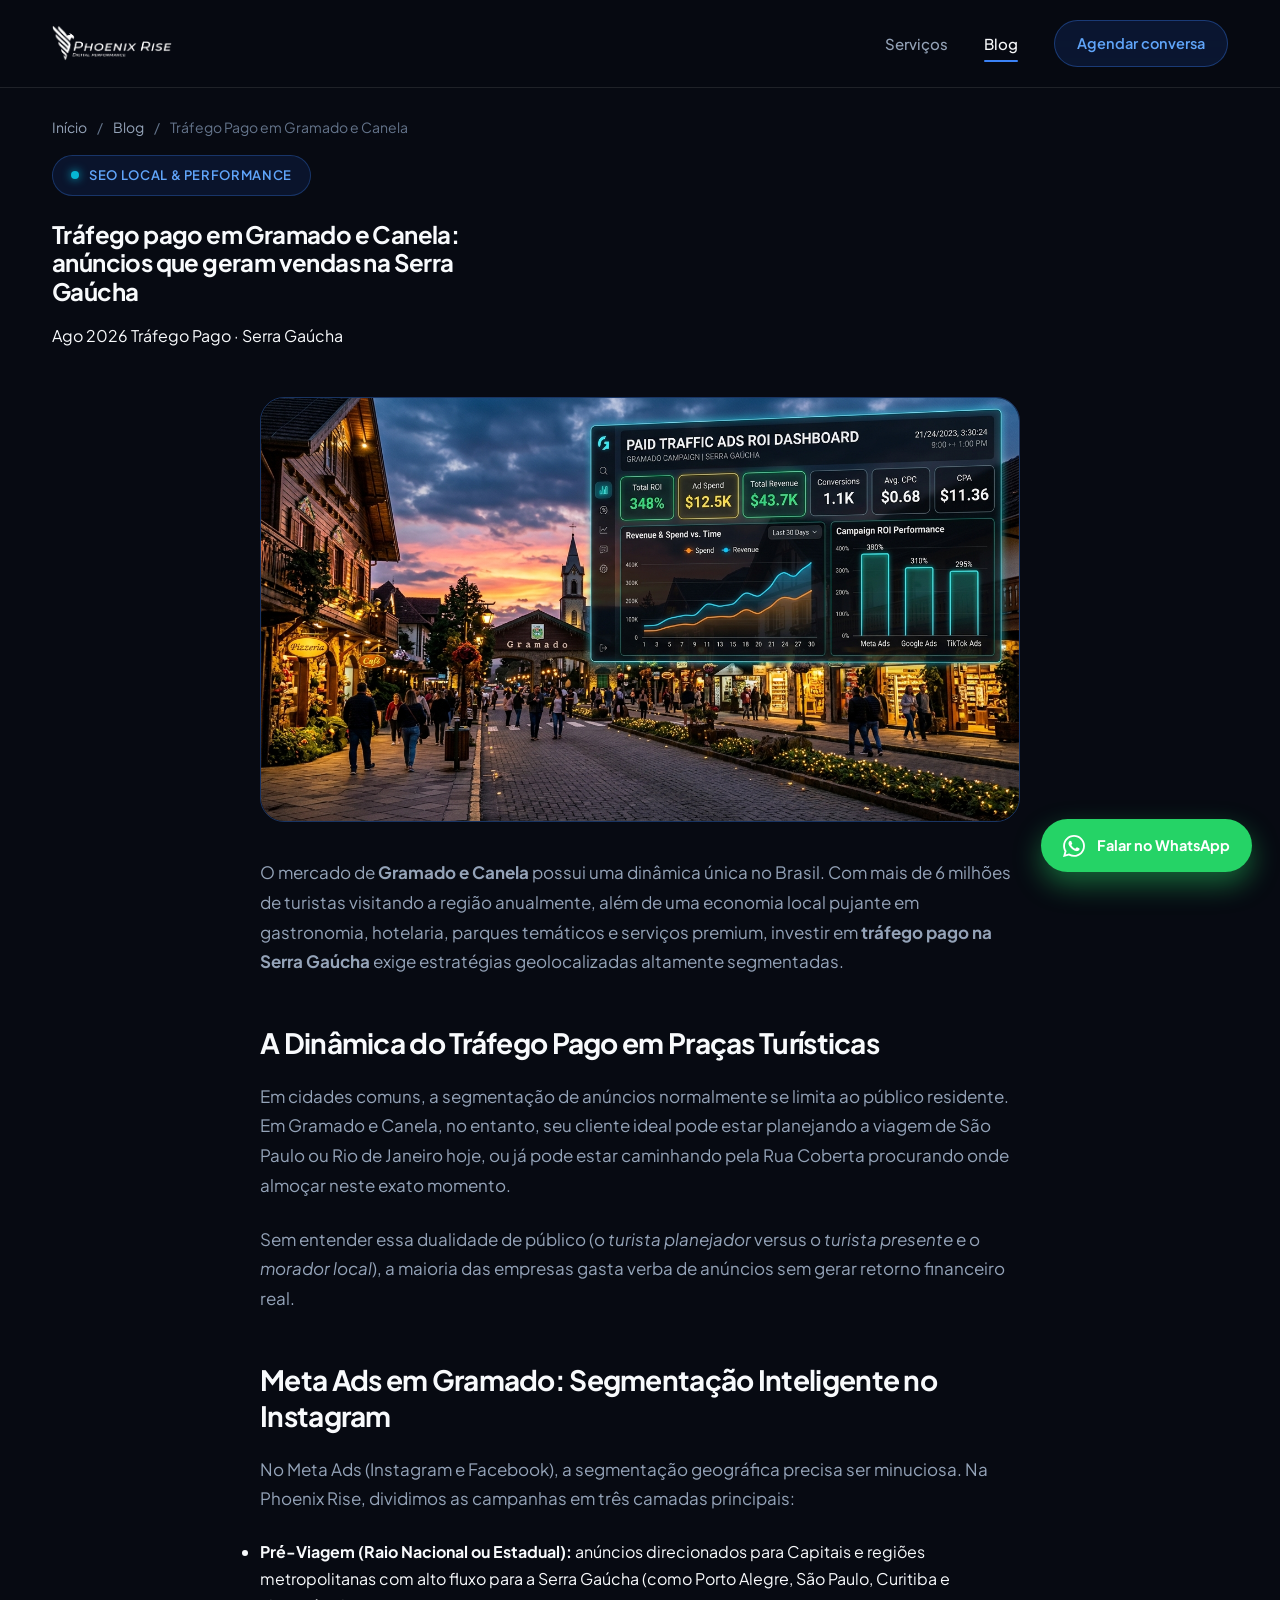
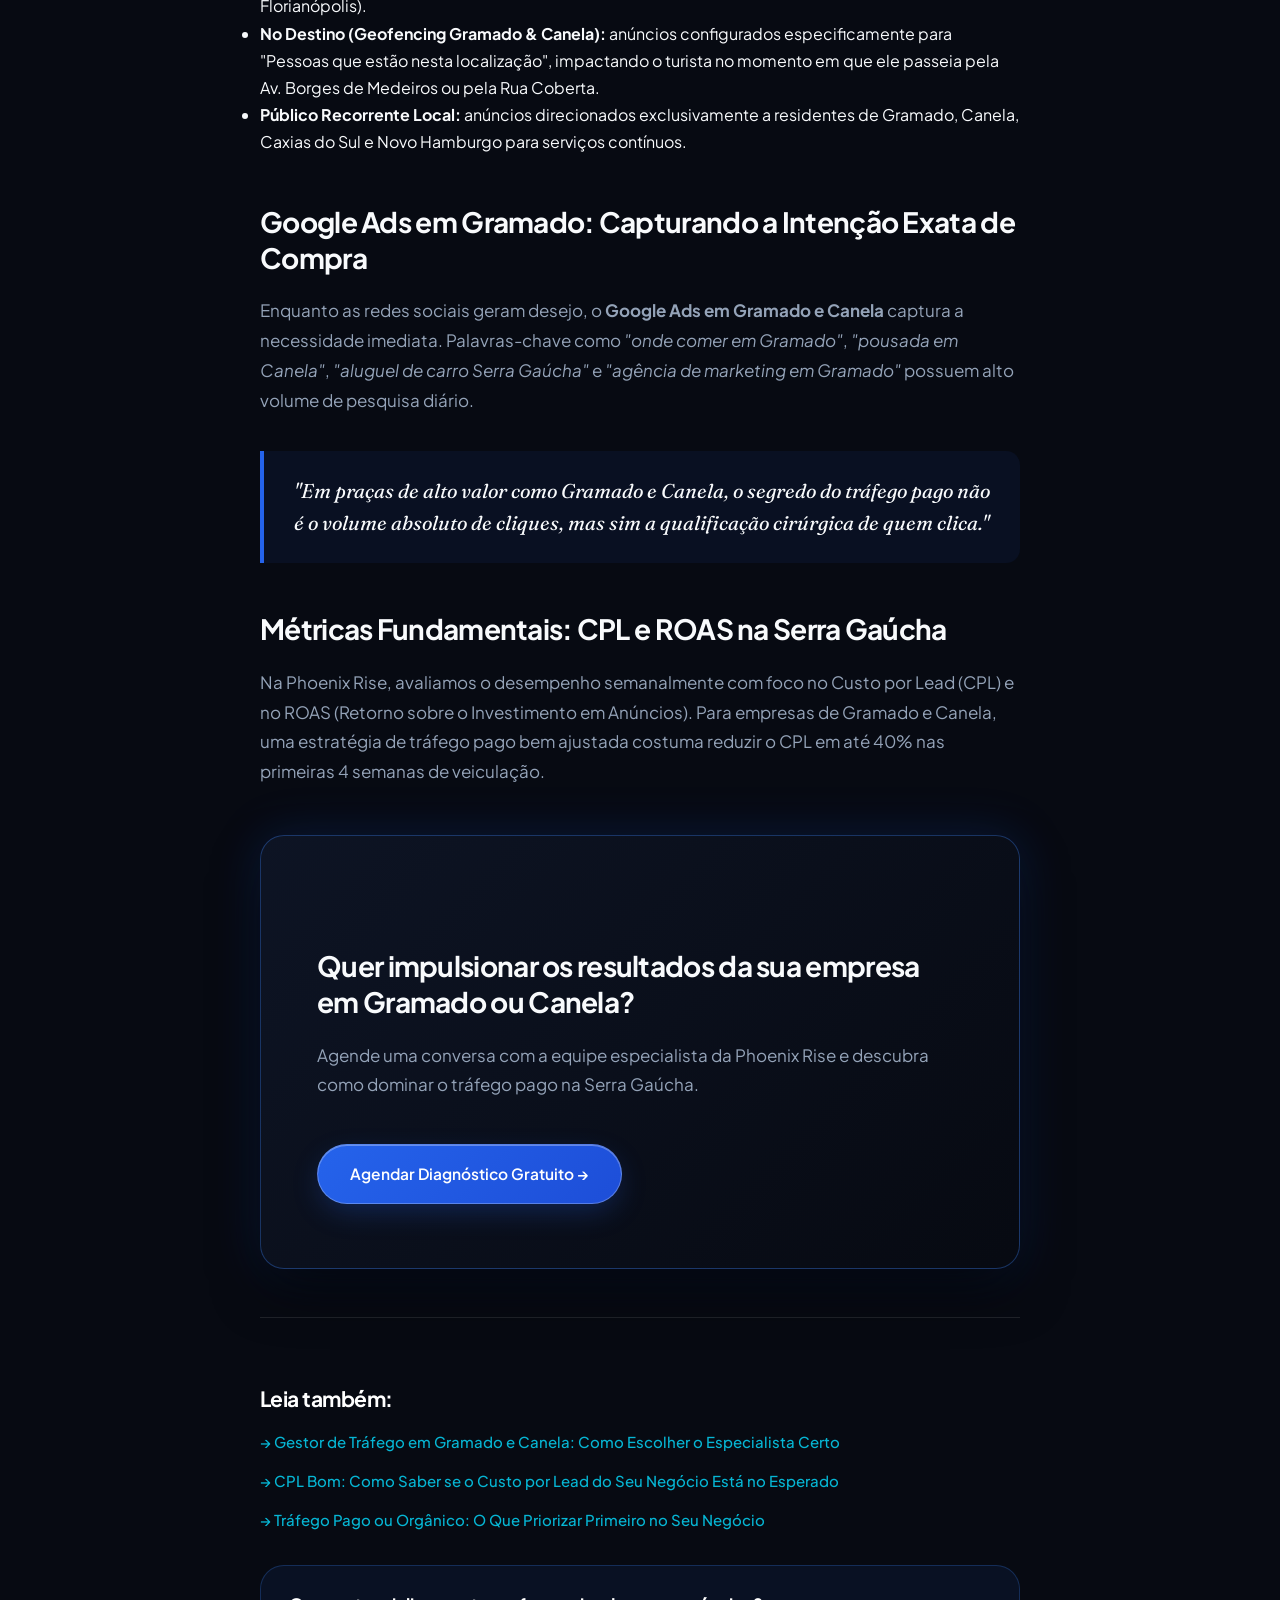
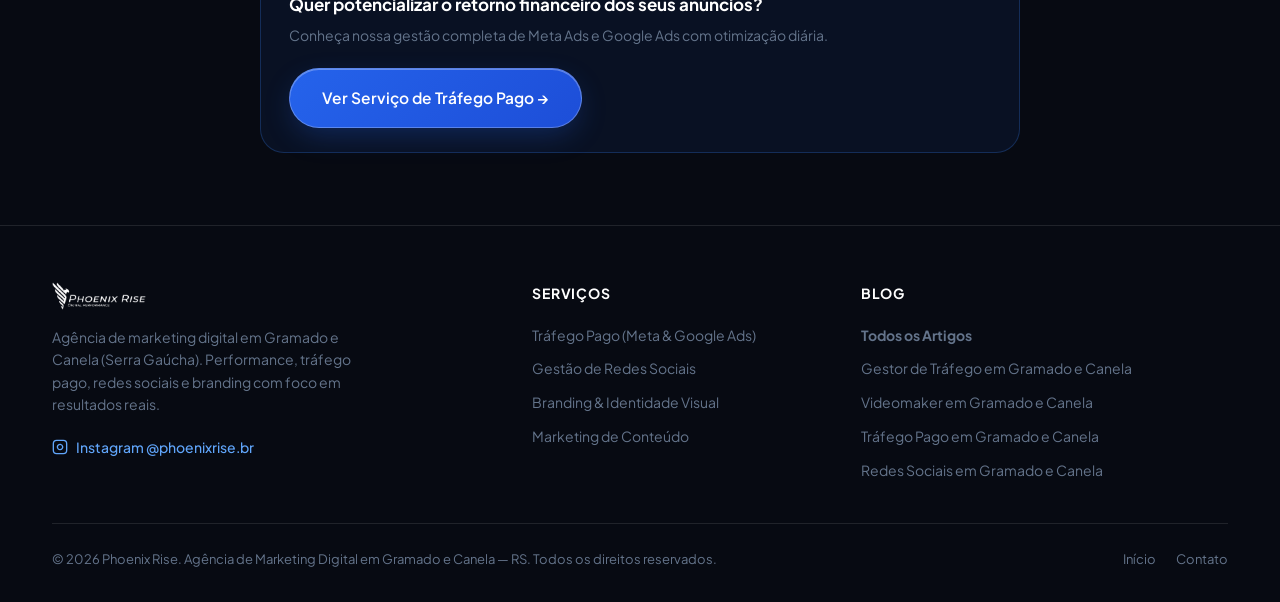
<file: blog/trafego-pago-gramado-canela.html>
<!DOCTYPE html>
<html lang="pt-BR">
<head>
<!-- Google Tag Manager -->
<script>(function(w,d,s,l,i){w[l]=w[l]||[];w[l].push({'gtm.start':
new Date().getTime(),event:'gtm.js'});var f=d.getElementsByTagName(s)[0],
j=d.createElement(s),dl=l!='dataLayer'?'&l='+l:'';j.async=true;j.src=
'https://www.googletagmanager.com/gtm.js?id='+i+dl;f.parentNode.insertBefore(j,f);
})(window,document,'script','dataLayer','GTM-NFWV7SX5');</script>
<!-- End Google Tag Manager -->
<!-- Google tag (gtag.js) -->
<script async src="https://www.googletagmanager.com/gtag/js?id=AW-602107502"></script>
<script>
  window.dataLayer = window.dataLayer || [];
  function gtag(){dataLayer.push(arguments);}
  gtag('js', new Date());

  gtag('config', 'AW-602107502');
</script>
<meta charset="UTF-8">
<meta name="viewport" content="width=device-width, initial-scale=1.0">
<title>Tráfego Pago em Gramado e Canela: Guia de Anúncios para Empresas Locais — Phoenix Rise</title>
<meta name="description" content="Saiba como estruturar campanhas de tráfego pago no Meta Ads e Google Ads em Gramado e Canela. Atraia turistas e moradores locais com custo por lead reduzido.">
<link rel="canonical" href="https://www.phoenixrise.com.br/blog/trafego-pago-gramado-canela.html">
<meta property="og:type" content="article">
<meta property="og:title" content="Tráfego Pago em Gramado e Canela: Guia de Anúncios para Empresas Locais">
<meta property="og:description" content="Estratégia de tráfego pago e Meta Ads voltada para o mercado de Gramado, Canela e Serra Gaúcha.">
<meta property="og:url" content="https://www.phoenixrise.com.br/blog/trafego-pago-gramado-canela.html">
<meta property="og:locale" content="pt_BR">
<link rel="preconnect" href="https://fonts.googleapis.com">
<link rel="preconnect" href="https://fonts.gstatic.com" crossorigin>
<link href="https://fonts.googleapis.com/css2?family=Fraunces:ital,opsz,wght@0,9..144,300;0,9..144,500;0,9..144,700;1,9..144,400&family=Inter:wght@300;400;500;600;700&family=Plus+Jakarta+Sans:wght@400;500;600;700;800&display=swap" rel="stylesheet">
<link rel="stylesheet" href="/style.css">
<script type="application/ld+json">
{
  "@context": "https://schema.org",
  "@type": "BlogPosting",
  "mainEntityOfPage": {
    "@type": "WebPage",
    "@id": "https://www.phoenixrise.com.br/blog/trafego-pago-gramado-canela.html"
  },
  "headline": "Tráfego Pago em Gramado e Canela: Como Otimizar Anúncios no Meta Ads e Google Ads na Serra Gaúcha",
  "description": "Como empresas de Gramado e Canela podem gerar mais vendas com tráfego pago otimizado.",
  "image": "https://www.phoenixrise.com.br/assets/thumb-trafego-gramado.jpg",
  "author": {
    "@type": "Organization",
    "name": "Phoenix Rise",
    "url": "https://www.phoenixrise.com.br/"
  },
  "publisher": {
    "@type": "Organization",
    "name": "Phoenix Rise",
    "logo": {
      "@type": "ImageObject",
      "url": "https://www.phoenixrise.com.br/assets/logo-white.png"
    }
  },
  "datePublished": "2026-08-31T10:00:00-03:00",
  "dateModified": "2026-10-29T23:00:00-03:00"
}
</script>
<script type="application/ld+json">
{
  "@context": "https://schema.org",
  "@type": "BreadcrumbList",
  "itemListElement": [
    {
      "@type": "ListItem",
      "position": 1,
      "name": "Início",
      "item": "https://www.phoenixrise.com.br/"
    },
    {
      "@type": "ListItem",
      "position": 2,
      "name": "Blog",
      "item": "https://www.phoenixrise.com.br/blog/index.html"
    },
    {
      "@type": "ListItem",
      "position": 3,
      "name": "Tráfego Pago em Gramado e Canela",
      "item": "https://www.phoenixrise.com.br/blog/trafego-pago-gramado-canela.html"
    }
  ]
}
</script>
</head>
<body>
<!-- Google Tag Manager (noscript) -->
<noscript><iframe src="https://www.googletagmanager.com/ns.html?id=GTM-NFWV7SX5"
height="0" width="0" style="display:none;visibility:hidden"></iframe></noscript>
<!-- End Google Tag Manager (noscript) -->

<header>
  <nav>
    <a href="/" class="brand">
      <img src="/assets/logo-white.png" alt="Phoenix Rise — Digital Performance">
    </a>
    <div class="nav-links">
      <a href="/#servicos">Serviços</a>
      <a href="/blog/index.html" class="active">Blog</a>
      <a href="/#contato" class="nav-cta">Agendar conversa</a>
    </div>
    <button class="nav-toggle" aria-label="Abrir Menu">☰</button>
  </nav>
</header>

<main>
  <section class="page-hero">
    <div class="wrap">
      <div class="breadcrumb"><a href="/">Início</a><span>/</span><a href="/blog/index.html">Blog</a><span>/</span>Tráfego Pago em Gramado e Canela</div>
      <div class="badge-status">
        <span class="pulse-dot"></span> SEO Local & Performance
      </div>
      <h1 style="max-width:24ch;">Tráfego pago em Gramado e Canela: anúncios que geram vendas na Serra Gaúcha</h1>
      <div class="blog-meta" style="margin-top:16px; max-width:300px;">
        <span>Ago 2026</span>
        <span class="blog-tag">Tráfego Pago · Serra Gaúcha</span>
      </div>
    </div>
  </section>

  <article class="article-body wrap">
    <div style="margin-bottom:36px; border-radius:var(--radius-lg); overflow:hidden; border:1px solid var(--border-glass-blue);">
      <img src="/assets/thumb-trafego-gramado.jpg" alt="Tráfego Pago em Gramado e Canela — Anúncios no Meta Ads e Google Ads" style="width:100%; height:auto; display:block;">
    </div>

    <p>O mercado de <strong>Gramado e Canela</strong> possui uma dinâmica única no Brasil. Com mais de 6 milhões de turistas visitando a região anualmente, além de uma economia local pujante em gastronomia, hotelaria, parques temáticos e serviços premium, investir em <strong>tráfego pago na Serra Gaúcha</strong> exige estratégias geolocalizadas altamente segmentadas.</p>

    <h2>A Dinâmica do Tráfego Pago em Praças Turísticas</h2>
    <p>Em cidades comuns, a segmentação de anúncios normalmente se limita ao público residente. Em Gramado e Canela, no entanto, seu cliente ideal pode estar planejando a viagem de São Paulo ou Rio de Janeiro hoje, ou já pode estar caminhando pela Rua Coberta procurando onde almoçar neste exato momento.</p>
    <p>Sem entender essa dualidade de público (o <em>turista planejador</em> versus o <em>turista presente</em> e o <em>morador local</em>), a maioria das empresas gasta verba de anúncios sem gerar retorno financeiro real.</p>

    <h2>Meta Ads em Gramado: Segmentação Inteligente no Instagram</h2>
    <p>No Meta Ads (Instagram e Facebook), a segmentação geográfica precisa ser minuciosa. Na Phoenix Rise, dividimos as campanhas em três camadas principais:</p>
    <ul>
      <li><strong>Pré-Viagem (Raio Nacional ou Estadual):</strong> anúncios direcionados para Capitais e regiões metropolitanas com alto fluxo para a Serra Gaúcha (como Porto Alegre, São Paulo, Curitiba e Florianópolis).</li>
      <li><strong>No Destino (Geofencing Gramado & Canela):</strong> anúncios configurados especificamente para "Pessoas que estão nesta localização", impactando o turista no momento em que ele passeia pela Av. Borges de Medeiros ou pela Rua Coberta.</li>
      <li><strong>Público Recorrente Local:</strong> anúncios direcionados exclusivamente a residentes de Gramado, Canela, Caxias do Sul e Novo Hamburgo para serviços contínuos.</li>
    </ul>

    <h2>Google Ads em Gramado: Capturando a Intenção Exata de Compra</h2>
    <p>Enquanto as redes sociais geram desejo, o <strong>Google Ads em Gramado e Canela</strong> captura a necessidade imediata. Palavras-chave como <em>"onde comer em Gramado"</em>, <em>"pousada em Canela"</em>, <em>"aluguel de carro Serra Gaúcha"</em> e <em>"agência de marketing em Gramado"</em> possuem alto volume de pesquisa diário.</p>

    <blockquote>"Em praças de alto valor como Gramado e Canela, o segredo do tráfego pago não é o volume absoluto de cliques, mas sim a qualificação cirúrgica de quem clica."</blockquote>

    <h2>Métricas Fundamentais: CPL e ROAS na Serra Gaúcha</h2>
    <p>Na Phoenix Rise, avaliamos o desempenho semanalmente com foco no Custo por Lead (CPL) e no ROAS (Retorno sobre o Investimento em Anúncios). Para empresas de Gramado e Canela, uma estratégia de tráfego pago bem ajustada costuma reduzir o CPL em até 40% nas primeiras 4 semanas de veiculação.</p>

    <div class="cta-box-blue" style="margin-top:48px;">
      <h2>Quer impulsionar os resultados da sua empresa em Gramado ou Canela?</h2>
      <p>Agende uma conversa com a equipe especialista da Phoenix Rise e descubra como dominar o tráfego pago na Serra Gaúcha.</p>
      <a href="/#contato" class="btn-primary" style="margin-top:20px; display:inline-flex;">Agendar Diagnóstico Gratuito →</a>
    </div>

    <!-- LEIA TAMBÉM E CTA DO SERVIÇO -->
    <div class="article-related-section">
      <h3 class="article-related-title">Leia também:</h3>
      <ul class="article-related-list">
        <li><a href="/blog/gestor-de-trafego-gramado-canela.html">→ Gestor de Tráfego em Gramado e Canela: Como Escolher o Especialista Certo</a></li>
        <li><a href="/blog/cpl-bom-para-negocio.html">→ CPL Bom: Como Saber se o Custo por Lead do Seu Negócio Está no Esperado</a></li>
        <li><a href="/blog/trafego-pago-ou-organico.html">→ Tráfego Pago ou Orgânico: O Que Priorizar Primeiro no Seu Negócio</a></li>
      </ul>
      <div class="article-service-cta">
        <div>
          <h4>Quer potencializar o retorno financeiro dos seus anúncios?</h4>
          <p>Conheça nossa gestão completa de Meta Ads e Google Ads com otimização diária.</p>
        </div>
        <a href="/servicos/trafego-pago.html" class="btn-primary" style="display:inline-flex;">Ver Serviço de Tráfego Pago →</a>
      </div>
    </div>
  </article>
</main>

<a href="https://wa.me/5554996895454?text=Ol%C3%A1!%20Li%20o%20artigo%20sobre%20Tr%C3%A1fego%20Pago%20em%20Gramado%20e%20Canela%20e%20gostaria%20de%20tirar%20uma%20d%C3%BAvida." target="_blank" rel="noopener" class="floating-whatsapp" aria-label="Falar no WhatsApp">
  <svg viewBox="0 0 24 24"><path d="M.057 24l1.687-6.163c-1.041-1.804-1.588-3.849-1.587-5.946.003-6.556 5.338-11.891 11.893-11.891 3.181.001 6.167 1.24 8.413 3.488 2.245 2.248 3.481 5.236 3.48 8.414-.003 6.557-5.338 11.892-11.893 11.892-1.99-.001-3.951-.5-5.688-1.448l-6.205 1.654zm6.597-3.807c1.676.995 3.276 1.591 5.392 1.592 5.448 0 9.886-4.434 9.889-9.885.002-5.462-4.415-9.89-9.881-9.892-5.452 0-9.887 4.434-9.889 9.884-.001 2.225.651 3.891 1.746 5.634l-.999 3.648 3.742-.981zm11.387-5.464c-.074-.124-.272-.198-.57-.347-.297-.149-1.758-.868-2.031-.967-.272-.099-.47-.149-.669.149-.198.297-.768.967-.941 1.165-.173.198-.347.223-.644.074-.297-.149-1.255-.462-2.39-1.475-.883-.788-1.48-1.761-1.653-2.059-.173-.297-.018-.458.13-.606.134-.133.297-.347.446-.521.151-.172.2-.296.3-.495.099-.198.05-.372-.025-.521-.075-.148-.669-1.611-.916-2.206-.242-.579-.487-.501-.669-.51l-.57-.01c-.198 0-.52.074-.792.372s-1.04 1.016-1.04 2.479 1.065 2.876 1.213 3.074c.149.198 2.095 3.2 5.076 4.487.709.306 1.263.489 1.694.626.712.226 1.36.194 1.872.118.572-.085 1.758-.719 2.006-1.413.248-.695.248-1.29.173-1.414z"/></svg>
  <span>Falar no WhatsApp</span>
</a>

<!-- FOOTER -->
<footer>
  <div class="wrap">
    <div class="footer-grid">
      <div class="footer-col footer-brand-col">
        <a href="/" class="brand">
          <img src="/assets/logo-white.png" alt="Phoenix Rise — Digital Performance">
        </a>
        <p class="footer-desc">Agência de marketing digital em Gramado e Canela (Serra Gaúcha). Performance, tráfego pago, redes sociais e branding com foco em resultados reais.</p>
        <div class="footer-social">
          <a href="https://www.instagram.com/phoenixrise.br/" target="_blank" rel="noopener" class="social-link">
            <svg width="16" height="16" viewBox="0 0 24 24" fill="none" stroke="currentColor" stroke-width="2"><rect x="2" y="2" width="20" height="20" rx="5"/><path d="M16 11.37A4 4 0 1112.63 8 4 4 0 0116 11.37z"/><line x1="17.5" y1="6.5" x2="17.51" y2="6.5"/></svg>
            Instagram @phoenixrise.br
          </a>
        </div>
      </div>
      <div class="footer-col">
        <h4 class="footer-title">Serviços</h4>
        <ul class="footer-nav">
          <li><a href="/servicos/trafego-pago.html">Tráfego Pago (Meta & Google Ads)</a></li>
          <li><a href="/servicos/gestao-redes-sociais.html">Gestão de Redes Sociais</a></li>
          <li><a href="/servicos/branding-identidade-visual.html">Branding & Identidade Visual</a></li>
          <li><a href="/servicos/marketing-de-conteudo.html">Marketing de Conteúdo</a></li>
        </ul>
      </div>
      <div class="footer-col">
        <h4 class="footer-title">Blog</h4>
        <ul class="footer-nav">
          <li><a href="/blog/index.html"><strong>Todos os Artigos</strong></a></li>
          <li><a href="/blog/gestor-de-trafego-gramado-canela.html">Gestor de Tráfego em Gramado e Canela</a></li>
          <li><a href="/blog/videomaker-gramado-canela.html">Videomaker em Gramado e Canela</a></li>
          <li><a href="/blog/trafego-pago-gramado-canela.html">Tráfego Pago em Gramado e Canela</a></li>
          <li><a href="/blog/gestao-redes-sociais-gramado-canela.html">Redes Sociais em Gramado e Canela</a></li>
        </ul>
      </div>
    </div>
    <div class="footer-bottom">
      <span>© 2026 Phoenix Rise. Agência de Marketing Digital em Gramado e Canela — RS. Todos os direitos reservados.</span>
      <div class="footer-bottom-links">
        <a href="/">Início</a>
        <a href="/#contato">Contato</a>
      </div>
    </div>
  </div>
</footer>

<script src="/nav.js"></script>
</body>
</html>
</file>
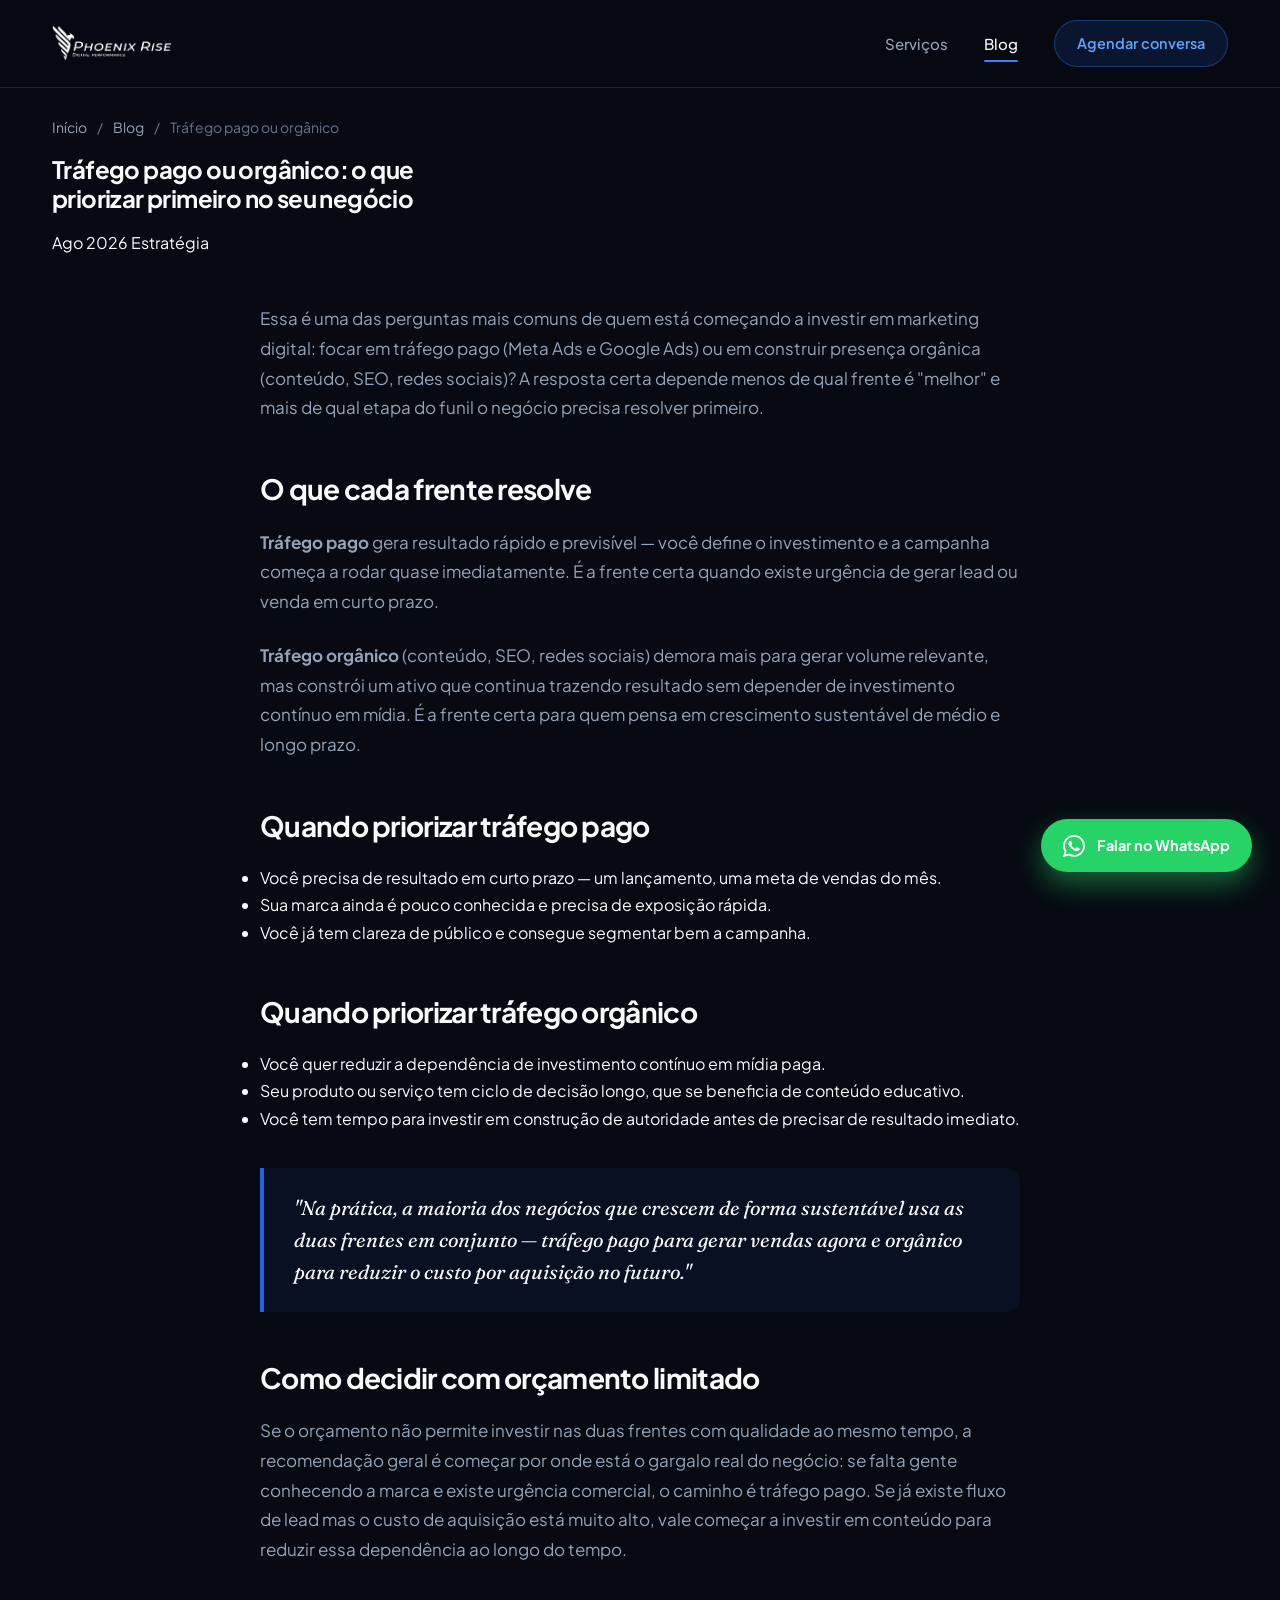
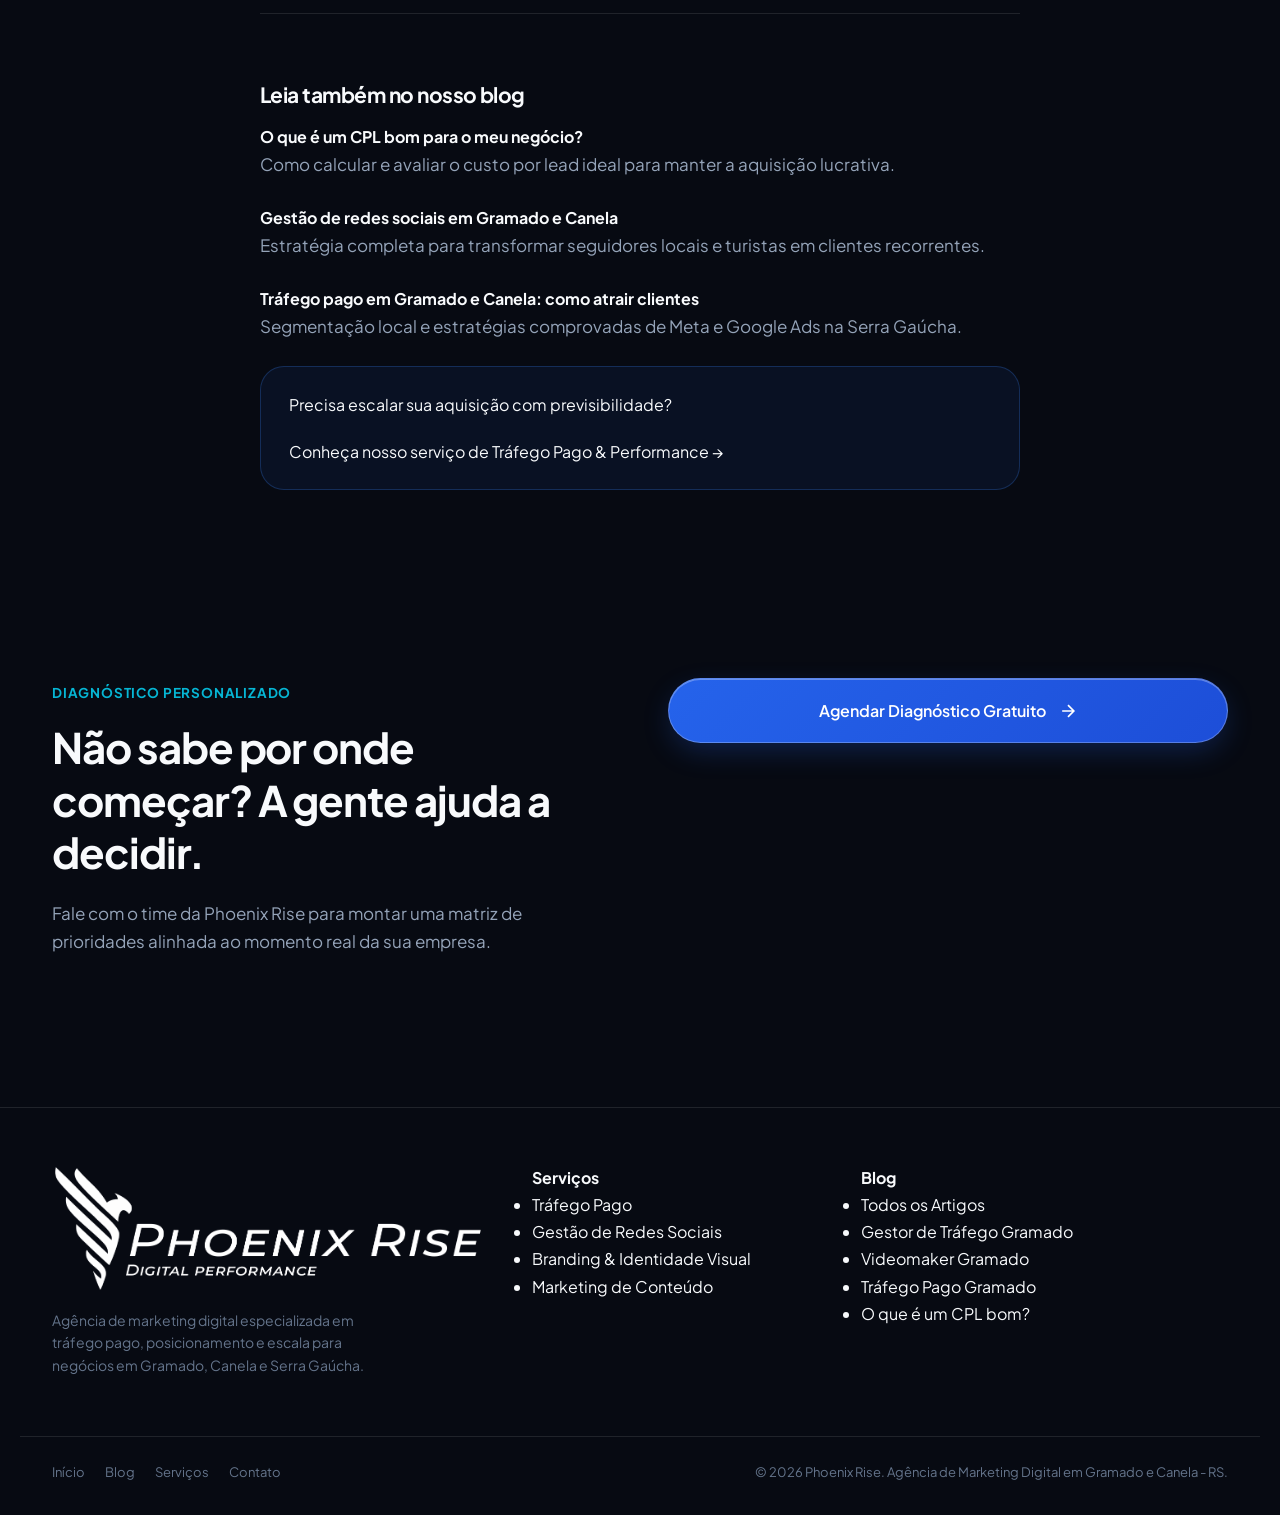
<file: blog/trafego-pago-ou-organico.html>
<!DOCTYPE html>
<html lang="pt-BR">
<head>
<!-- Google Tag Manager -->
<script>(function(w,d,s,l,i){w[l]=w[l]||[];w[l].push({'gtm.start':
new Date().getTime(),event:'gtm.js'});var f=d.getElementsByTagName(s)[0],
j=d.createElement(s),dl=l!='dataLayer'?'&l='+l:'';j.async=true;j.src=
'https://www.googletagmanager.com/gtm.js?id='+i+dl;f.parentNode.insertBefore(j,f);
})(window,document,'script','dataLayer','GTM-NFWV7SX5');</script>
<!-- End Google Tag Manager -->
<!-- Google tag (gtag.js) -->
<script async src="https://www.googletagmanager.com/gtag/js?id=AW-602107502"></script>
<script>
  window.dataLayer = window.dataLayer || [];
  function gtag(){dataLayer.push(arguments);}
  gtag('js', new Date());

  gtag('config', 'AW-602107502');
</script>
<meta charset="UTF-8">
<meta name="viewport" content="width=device-width, initial-scale=1.0">
<title>Tráfego Pago ou Orgânico: O Que Priorizar Primeiro — Phoenix Rise</title>
<meta name="description" content="Tráfego pago e conteúdo orgânico resolvem problemas diferentes do funil. Veja como decidir por onde começar de acordo com o momento do seu negócio.">
<link rel="canonical" href="https://www.phoenixrise.com.br/blog/trafego-pago-ou-organico.html">
<meta property="og:type" content="article">
<meta property="og:title" content="Tráfego Pago ou Orgânico: O Que Priorizar Primeiro">
<meta property="og:url" content="https://www.phoenixrise.com.br/blog/trafego-pago-ou-organico.html">
<meta property="og:locale" content="pt_BR">
<link rel="preconnect" href="https://fonts.googleapis.com">
<link rel="preconnect" href="https://fonts.gstatic.com" crossorigin>
<link href="https://fonts.googleapis.com/css2?family=Fraunces:ital,opsz,wght@0,9..144,300;0,9..144,500;0,9..144,700;1,9..144,400&family=Inter:wght@300;400;500;600;700&family=Plus+Jakarta+Sans:wght@400;500;600;700;800&display=swap" rel="stylesheet">
<link rel="stylesheet" href="/style.css">
<script type="application/ld+json">
{
  "@context": "https://schema.org",
  "@type": "BlogPosting",
  "headline": "Tráfego Pago ou Orgânico: O Que Priorizar Primeiro",
  "description": "Tráfego pago e conteúdo orgânico resolvem problemas diferentes do funil. Veja como decidir por onde começar de acordo com o momento do seu negócio.",
  "image": "https://www.phoenixrise.com.br/assets/thumb-social-gramado.jpg",
  "datePublished": "2026-08-20T10:00:00-03:00",
  "dateModified": "2026-10-29T23:00:00-03:00",
  "author": {
    "@type": "Organization",
    "name": "Phoenix Rise",
    "url": "https://www.phoenixrise.com.br"
  },
  "publisher": {
    "@type": "Organization",
    "name": "Phoenix Rise",
    "logo": {
      "@type": "ImageObject",
      "url": "https://www.phoenixrise.com.br/assets/logo-white.png"
    }
  },
  "mainEntityOfPage": "https://www.phoenixrise.com.br/blog/trafego-pago-ou-organico.html"
}
</script>
<script type="application/ld+json">
{
  "@context": "https://schema.org",
  "@type": "BreadcrumbList",
  "itemListElement": [
    {
      "@type": "ListItem",
      "position": 1,
      "name": "Início",
      "item": "https://www.phoenixrise.com.br/"
    },
    {
      "@type": "ListItem",
      "position": 2,
      "name": "Blog",
      "item": "https://www.phoenixrise.com.br/blog/index.html"
    },
    {
      "@type": "ListItem",
      "position": 3,
      "name": "Tráfego pago ou orgânico",
      "item": "https://www.phoenixrise.com.br/blog/trafego-pago-ou-organico.html"
    }
  ]
}
</script>
</head>
<body>
<!-- Google Tag Manager (noscript) -->
<noscript><iframe src="https://www.googletagmanager.com/ns.html?id=GTM-NFWV7SX5"
height="0" width="0" style="display:none;visibility:hidden"></iframe></noscript>
<!-- End Google Tag Manager (noscript) -->

<header>
  <nav>
    <a href="/" class="brand">
      <img src="/assets/logo-white.png" alt="Phoenix Rise — Digital Performance">
    </a>
    <div class="nav-links">
      <a href="/#servicos">Serviços</a>
      <a href="/blog/index.html" class="active">Blog</a>
      <a href="/#contato" class="nav-cta">Agendar conversa</a>
    </div>
    <button class="nav-toggle" aria-label="Abrir Menu">☰</button>
  </nav>
</header>

<main>
  <section class="page-hero">
    <div class="wrap">
      <div class="breadcrumb"><a href="/">Início</a><span>/</span><a href="/blog/index.html">Blog</a><span>/</span>Tráfego pago ou orgânico</div>
      <h1 style="max-width:24ch;">Tráfego pago ou orgânico: o que priorizar primeiro no seu negócio</h1>
      <div class="blog-meta" style="margin-top:16px; max-width:300px;">
        <span>Ago 2026</span>
        <span class="blog-tag">Estratégia</span>
      </div>
    </div>
  </section>

  <article class="article-body wrap">
    <p>Essa é uma das perguntas mais comuns de quem está começando a investir em marketing digital: focar em tráfego pago (Meta Ads e Google Ads) ou em construir presença orgânica (conteúdo, SEO, redes sociais)? A resposta certa depende menos de qual frente é "melhor" e mais de qual etapa do funil o negócio precisa resolver primeiro.</p>

    <h2>O que cada frente resolve</h2>
    <p><strong>Tráfego pago</strong> gera resultado rápido e previsível — você define o investimento e a campanha começa a rodar quase imediatamente. É a frente certa quando existe urgência de gerar lead ou venda em curto prazo.</p>
    <p><strong>Tráfego orgânico</strong> (conteúdo, SEO, redes sociais) demora mais para gerar volume relevante, mas constrói um ativo que continua trazendo resultado sem depender de investimento contínuo em mídia. É a frente certa para quem pensa em crescimento sustentável de médio e longo prazo.</p>

    <h2>Quando priorizar tráfego pago</h2>
    <ul>
      <li>Você precisa de resultado em curto prazo — um lançamento, uma meta de vendas do mês.</li>
      <li>Sua marca ainda é pouco conhecida e precisa de exposição rápida.</li>
      <li>Você já tem clareza de público e consegue segmentar bem a campanha.</li>
    </ul>

    <h2>Quando priorizar tráfego orgânico</h2>
    <ul>
      <li>Você quer reduzir a dependência de investimento contínuo em mídia paga.</li>
      <li>Seu produto ou serviço tem ciclo de decisão longo, que se beneficia de conteúdo educativo.</li>
      <li>Você tem tempo para investir em construção de autoridade antes de precisar de resultado imediato.</li>
    </ul>

    <blockquote>"Na prática, a maioria dos negócios que crescem de forma sustentável usa as duas frentes em conjunto — tráfego pago para gerar vendas agora e orgânico para reduzir o custo por aquisição no futuro."</blockquote>

    <h2>Como decidir com orçamento limitado</h2>
    <p>Se o orçamento não permite investir nas duas frentes com qualidade ao mesmo tempo, a recomendação geral é começar por onde está o gargalo real do negócio: se falta gente conhecendo a marca e existe urgência comercial, o caminho é tráfego pago. Se já existe fluxo de lead mas o custo de aquisição está muito alto, vale começar a investir em conteúdo para reduzir essa dependência ao longo do tempo.</p>

    <!-- LEIA TAMBÉM -->
    <div class="article-related-section">
      <h3>Leia também no nosso blog</h3>
      <div class="article-related-grid">
        <a href="/blog/cpl-bom-para-negocio.html" class="article-related-card">
          <h4>O que é um CPL bom para o meu negócio?</h4>
          <p>Como calcular e avaliar o custo por lead ideal para manter a aquisição lucrativa.</p>
        </a>
        <a href="/blog/gestao-redes-sociais-gramado-canela.html" class="article-related-card">
          <h4>Gestão de redes sociais em Gramado e Canela</h4>
          <p>Estratégia completa para transformar seguidores locais e turistas em clientes recorrentes.</p>
        </a>
        <a href="/blog/trafego-pago-gramado-canela.html" class="article-related-card">
          <h4>Tráfego pago em Gramado e Canela: como atrair clientes</h4>
          <p>Segmentação local e estratégias comprovadas de Meta e Google Ads na Serra Gaúcha.</p>
        </a>
      </div>
      <div class="article-service-cta">
        <span>Precisa escalar sua aquisição com previsibilidade?</span>
        <a href="/servicos/trafego-pago.html">Conheça nosso serviço de Tráfego Pago & Performance →</a>
      </div>
    </div>
  </article>

  <!-- CTA SECTION -->
  <section class="cta-section" id="contato">
    <div class="wrap">
      <div class="cta-box">
        <div class="cta-grid">
          <div class="cta-text">
            <span class="section-tag">Diagnóstico Personalizado</span>
            <h2>Não sabe por onde começar? A gente ajuda a decidir.</h2>
            <p>Fale com o time da Phoenix Rise para montar uma matriz de prioridades alinhada ao momento real da sua empresa.</p>
          </div>
          <div>
            <a href="/#contato" class="btn-primary" style="width:100%; justify-content:center; padding:18px 24px; font-size:16px;">
              <span>Agendar Diagnóstico Gratuito</span>
              <svg width="20" height="20" viewBox="0 0 24 24" fill="none" stroke="currentColor" stroke-width="2"><path d="M5 12h14M12 5l7 7-7 7"/></svg>
            </a>
          </div>
        </div>
      </div>
    </div>
  </section>
</main>

<a href="https://wa.me/5554996895454?text=Ol%C3%A1!%20Li%20o%20artigo%20sobre%20Tr%C3%A1fego%20Pago%20vs%20Org%C3%A2nico%20e%20gostaria%20de%20ajuda." target="_blank" rel="noopener" class="floating-whatsapp" aria-label="Falar no WhatsApp">
  <svg viewBox="0 0 24 24"><path d="M.057 24l1.687-6.163c-1.041-1.804-1.588-3.849-1.587-5.946.003-6.556 5.338-11.891 11.893-11.891 3.181.001 6.167 1.24 8.413 3.488 2.245 2.248 3.481 5.236 3.48 8.414-.003 6.557-5.338 11.892-11.893 11.892-1.99-.001-3.951-.5-5.688-1.448l-6.205 1.654zm6.597-3.807c1.676.995 3.276 1.591 5.392 1.592 5.448 0 9.886-4.434 9.889-9.885.002-5.462-4.415-9.89-9.881-9.892-5.452 0-9.887 4.434-9.889 9.884-.001 2.225.651 3.891 1.746 5.634l-.999 3.648 3.742-.981zm11.387-5.464c-.074-.124-.272-.198-.57-.347-.297-.149-1.758-.868-2.031-.967-.272-.099-.47-.149-.669.149-.198.297-.768.967-.941 1.165-.173.198-.347.223-.644.074-.297-.149-1.255-.462-2.39-1.475-.883-.788-1.48-1.761-1.653-2.059-.173-.297-.018-.458.13-.606.134-.133.297-.347.446-.521.151-.172.2-.296.3-.495.099-.198.05-.372-.025-.521-.075-.148-.669-1.611-.916-2.206-.242-.579-.487-.501-.669-.51l-.57-.01c-.198 0-.52.074-.792.372s-1.04 1.016-1.04 2.479 1.065 2.876 1.213 3.074c.149.198 2.095 3.2 5.076 4.487.709.306 1.263.489 1.694.626.712.226 1.36.194 1.872.118.572-.085 1.758-.719 2.006-1.413.248-.695.248-1.29.173-1.414z"/></svg>
  <span>Falar no WhatsApp</span>
</a>

<footer>
  <div class="wrap footer-grid">
    <div class="footer-col brand-col">
      <img src="/assets/logo-white.png" alt="Phoenix Rise — Digital Performance" class="footer-logo">
      <p class="footer-desc">Agência de marketing digital especializada em tráfego pago, posicionamento e escala para negócios em Gramado, Canela e Serra Gaúcha.</p>
    </div>
    <div class="footer-col">
      <h4>Serviços</h4>
      <ul class="footer-list">
        <li><a href="/servicos/trafego-pago.html">Tráfego Pago</a></li>
        <li><a href="/servicos/gestao-redes-sociais.html">Gestão de Redes Sociais</a></li>
        <li><a href="/servicos/branding-identidade-visual.html">Branding & Identidade Visual</a></li>
        <li><a href="/servicos/marketing-de-conteudo.html">Marketing de Conteúdo</a></li>
      </ul>
    </div>
    <div class="footer-col">
      <h4>Blog</h4>
      <ul class="footer-list">
        <li><a href="/blog/index.html">Todos os Artigos</a></li>
        <li><a href="/blog/gestor-de-trafego-gramado-canela.html">Gestor de Tráfego Gramado</a></li>
        <li><a href="/blog/videomaker-gramado-canela.html">Videomaker Gramado</a></li>
        <li><a href="/blog/trafego-pago-gramado-canela.html">Tráfego Pago Gramado</a></li>
        <li><a href="/blog/cpl-bom-para-negocio.html">O que é um CPL bom?</a></li>
      </ul>
    </div>
  </div>
  <div class="wrap footer-bottom">
    <div class="footer-bottom-links">
      <a href="/">Início</a>
      <a href="/blog/index.html">Blog</a>
      <a href="/#servicos">Serviços</a>
      <a href="/#contato">Contato</a>
    </div>
    <p>© 2026 Phoenix Rise. Agência de Marketing Digital em Gramado e Canela - RS.</p>
  </div>
</footer>

<script src="/nav.js"></script>
</body>
</html>
</file>
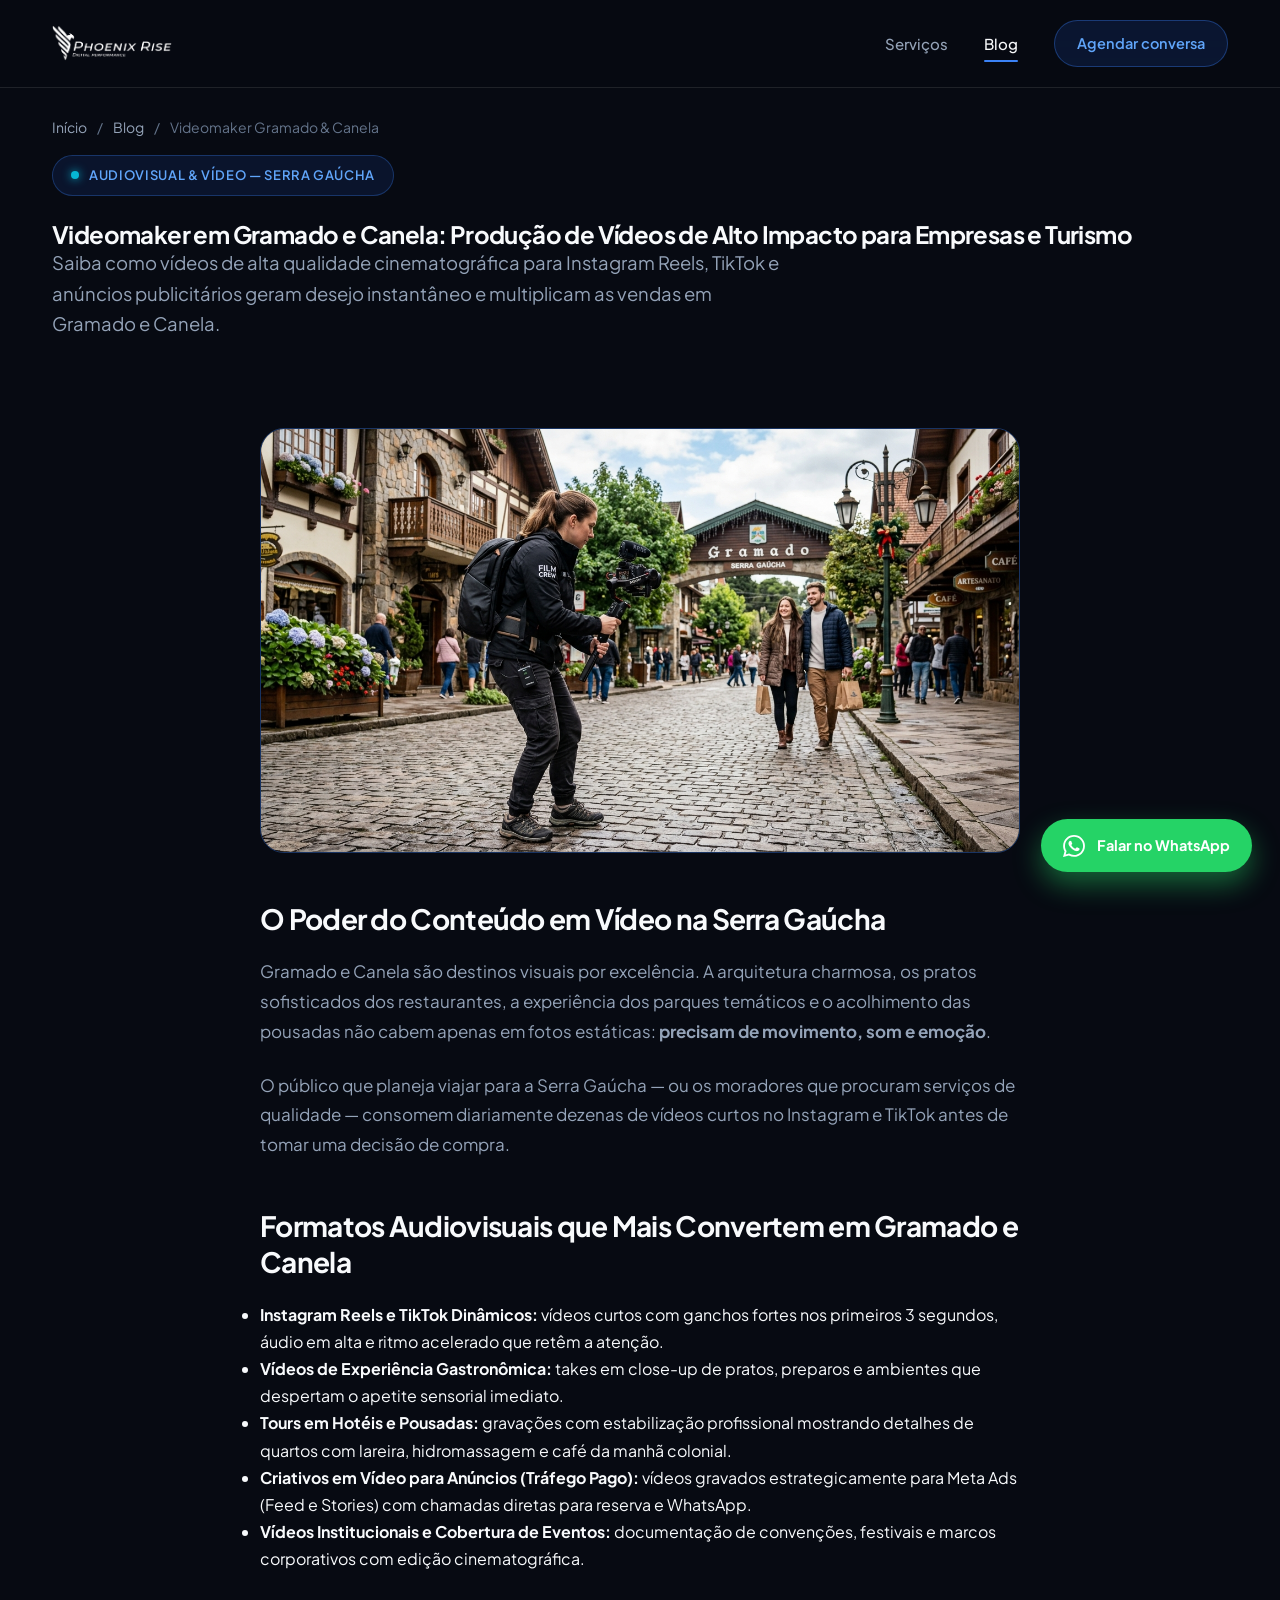
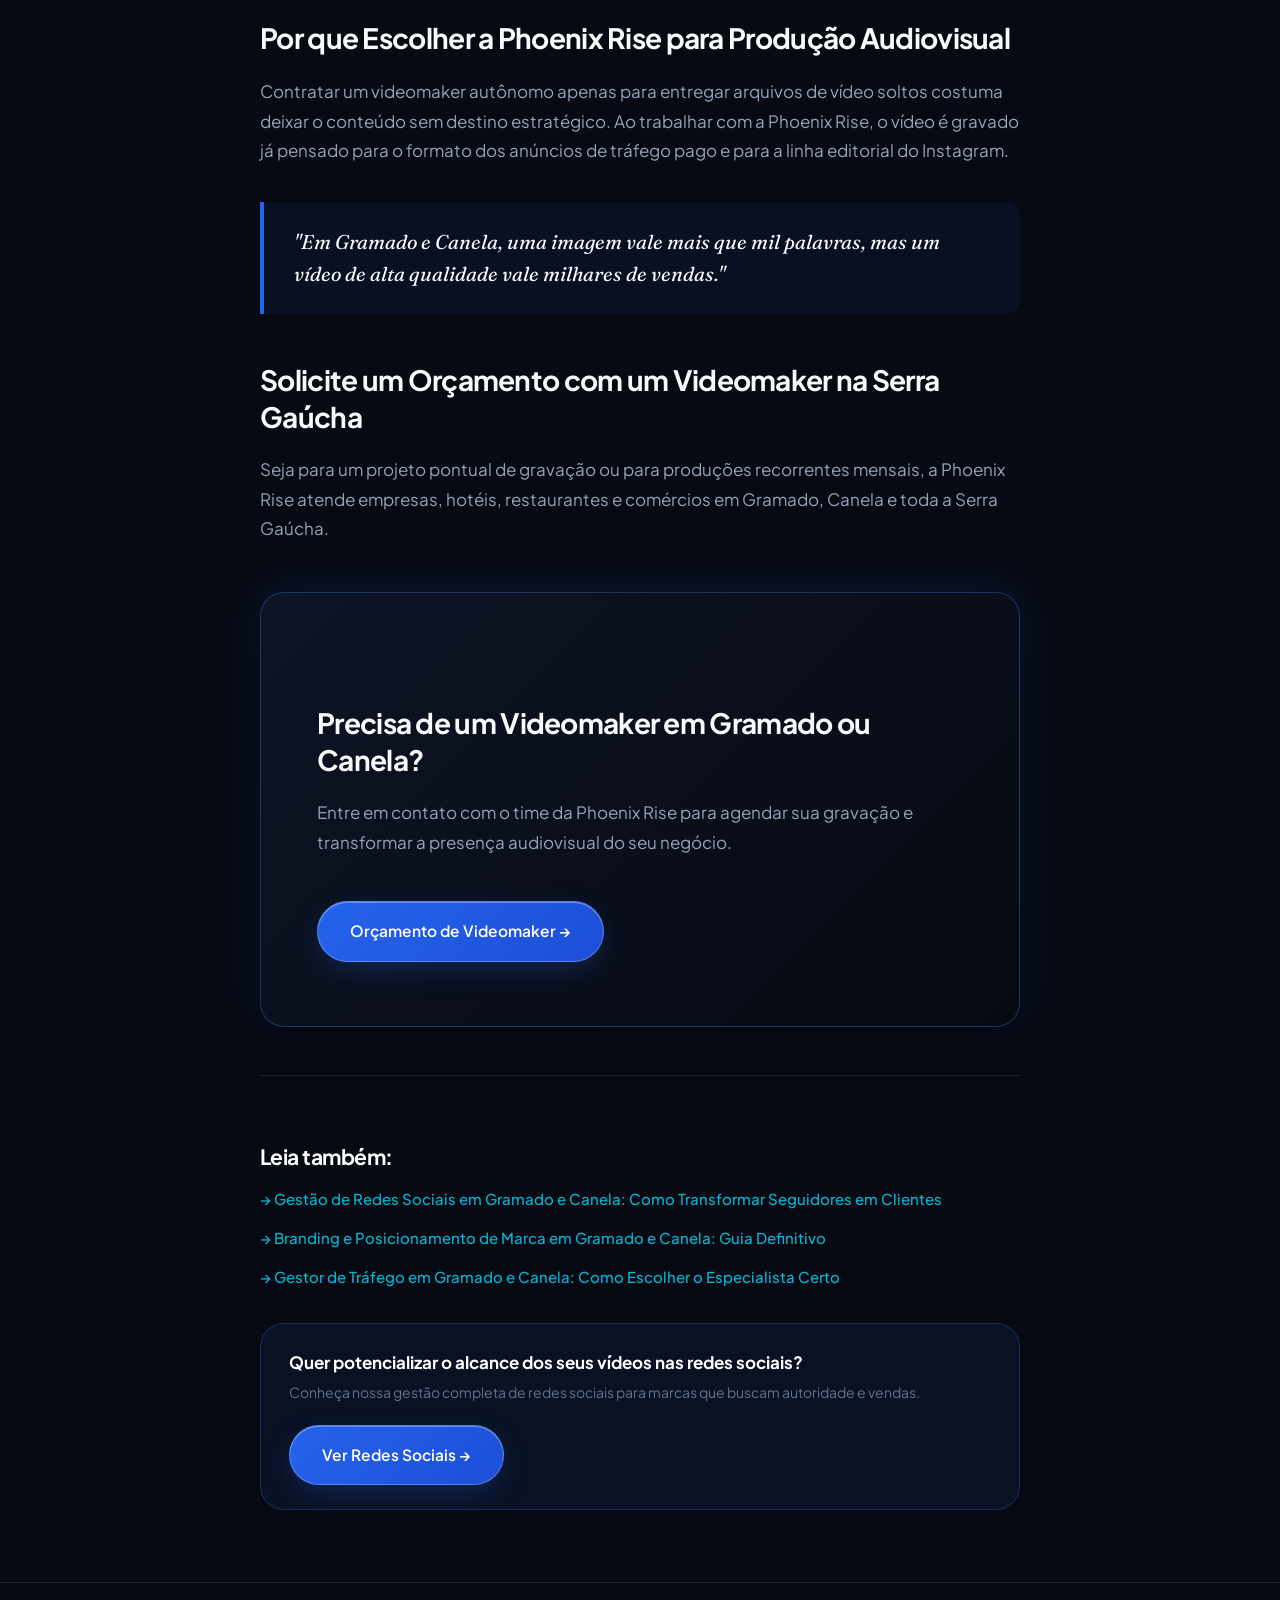
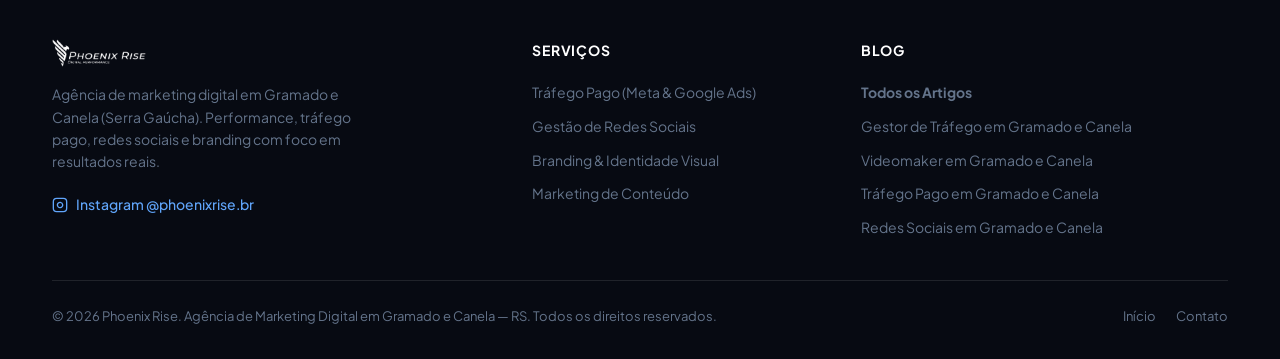
<file: blog/videomaker-gramado-canela.html>
<!DOCTYPE html>
<html lang="pt-BR">
<head>
<!-- Google Tag Manager -->
<script>(function(w,d,s,l,i){w[l]=w[l]||[];w[l].push({'gtm.start':
new Date().getTime(),event:'gtm.js'});var f=d.getElementsByTagName(s)[0],
j=d.createElement(s),dl=l!='dataLayer'?'&l='+l:'';j.async=true;j.src=
'https://www.googletagmanager.com/gtm.js?id='+i+dl;f.parentNode.insertBefore(j,f);
})(window,document,'script','dataLayer','GTM-NFWV7SX5');</script>
<!-- End Google Tag Manager -->
<!-- Google tag (gtag.js) -->
<script async src="https://www.googletagmanager.com/gtag/js?id=AW-602107502"></script>
<script>
  window.dataLayer = window.dataLayer || [];
  function gtag(){dataLayer.push(arguments);}
  gtag('js', new Date());

  gtag('config', 'AW-602107502');
</script>
<meta charset="UTF-8">
<meta name="viewport" content="width=device-width, initial-scale=1.0">
<title>Videomaker em Gramado e Canela | Produção de Vídeo e Reels — Phoenix Rise</title>
<meta name="description" content="Procurando videomaker em Gramado e Canela? Produção de vídeos profissionais para Instagram, Reels, TikTok, anúncios e institucional na Serra Gaúcha.">
<meta name="keywords" content="videomaker Gramado, videomaker Canela, produção de vídeo Serra Gaúcha, filmmaker Gramado, vídeos Instagram Reels Gramado Canela, vídeo institucional Gramado">
<link rel="canonical" href="https://www.phoenixrise.com.br/blog/videomaker-gramado-canela.html">
<meta property="og:type" content="article">
<meta property="og:title" content="Videomaker em Gramado e Canela | Phoenix Rise">
<meta property="og:description" content="Produção de vídeo profissional e Reels para marcas, gastronomia, turismo e negócios em Gramado e Canela.">
<meta property="og:url" content="https://www.phoenixrise.com.br/blog/videomaker-gramado-canela.html">
<meta property="og:locale" content="pt_BR">
<link rel="preconnect" href="https://fonts.googleapis.com">
<link rel="preconnect" href="https://fonts.gstatic.com" crossorigin>
<link href="https://fonts.googleapis.com/css2?family=Fraunces:ital,opsz,wght@0,9..144,300;0,9..144,500;0,9..144,700;1,9..144,400&family=Inter:wght@300;400;500;600;700&family=Plus+Jakarta+Sans:wght@400;500;600;700;800&display=swap" rel="stylesheet">
<link rel="stylesheet" href="/style.css">
<script type="application/ld+json">
{
  "@context": "https://schema.org",
  "@type": "BlogPosting",
  "mainEntityOfPage": {
    "@type": "WebPage",
    "@id": "https://www.phoenixrise.com.br/blog/videomaker-gramado-canela.html"
  },
  "headline": "Videomaker em Gramado e Canela: Produção de Vídeos de Alto Impacto para Empresas e Turismo",
  "description": "Procurando videomaker em Gramado e Canela? Produção de vídeos profissionais para Instagram, Reels, TikTok, anúncios e institucional na Serra Gaúcha.",
  "image": "https://www.phoenixrise.com.br/assets/thumb-videomaker-gramado.jpg",
  "author": {
    "@type": "Organization",
    "name": "Phoenix Rise",
    "url": "https://www.phoenixrise.com.br/"
  },
  "publisher": {
    "@type": "Organization",
    "name": "Phoenix Rise",
    "logo": {
      "@type": "ImageObject",
      "url": "https://www.phoenixrise.com.br/assets/logo-white.png"
    }
  },
  "datePublished": "2026-09-01T10:00:00-03:00",
  "dateModified": "2026-10-29T23:00:00-03:00"
}
</script>
<script type="application/ld+json">
{
  "@context": "https://schema.org",
  "@type": "BreadcrumbList",
  "itemListElement": [
    {
      "@type": "ListItem",
      "position": 1,
      "name": "Início",
      "item": "https://www.phoenixrise.com.br/"
    },
    {
      "@type": "ListItem",
      "position": 2,
      "name": "Blog",
      "item": "https://www.phoenixrise.com.br/blog/index.html"
    },
    {
      "@type": "ListItem",
      "position": 3,
      "name": "Videomaker em Gramado e Canela",
      "item": "https://www.phoenixrise.com.br/blog/videomaker-gramado-canela.html"
    }
  ]
}
</script>
</head>
<body>
<!-- Google Tag Manager (noscript) -->
<noscript><iframe src="https://www.googletagmanager.com/ns.html?id=GTM-NFWV7SX5"
height="0" width="0" style="display:none;visibility:hidden"></iframe></noscript>
<!-- End Google Tag Manager (noscript) -->

<header>
  <nav>
    <a href="/" class="brand">
      <img src="/assets/logo-white.png" alt="Phoenix Rise — Digital Performance">
    </a>
    <div class="nav-links">
      <a href="/#servicos">Serviços</a>
      <a href="/blog/index.html" class="active">Blog</a>
      <a href="/#contato" class="nav-cta">Agendar conversa</a>
    </div>
    <button class="nav-toggle" aria-label="Abrir Menu">☰</button>
  </nav>
</header>

<main>
  <section class="page-hero">
    <div class="wrap">
      <div class="breadcrumb">
        <a href="/">Início</a><span>/</span><a href="/blog/index.html">Blog</a><span>/</span>Videomaker Gramado & Canela
      </div>
      <div class="badge-status">
        <span class="pulse-dot"></span> Audiovisual & Vídeo — Serra Gaúcha
      </div>
      <h1>Videomaker em Gramado e Canela: Produção de Vídeos de Alto Impacto para Empresas e Turismo</h1>
      <p class="hero-sub">Saiba como vídeos de alta qualidade cinematográfica para Instagram Reels, TikTok e anúncios publicitários geram desejo instantâneo e multiplicam as vendas em Gramado e Canela.</p>
    </div>
  </section>

  <article class="article-body wrap">
    <div style="margin-bottom:36px; border-radius:var(--radius-lg); overflow:hidden; border:1px solid var(--border-glass-blue);">
      <img src="/assets/thumb-videomaker-gramado.jpg" alt="Videomaker em Gramado e Canela — Gravação de Vídeos e Reels Profissionais" style="width:100%; height:auto; display:block;">
    </div>

    <h2>O Poder do Conteúdo em Vídeo na Serra Gaúcha</h2>
    <p>Gramado e Canela são destinos visuais por excelência. A arquitetura charmosa, os pratos sofisticados dos restaurantes, a experiência dos parques temáticos e o acolhimento das pousadas não cabem apenas em fotos estáticas: <strong>precisam de movimento, som e emoção</strong>.</p>
    <p>O público que planeja viajar para a Serra Gaúcha — ou os moradores que procuram serviços de qualidade — consomem diariamente dezenas de vídeos curtos no Instagram e TikTok antes de tomar uma decisão de compra.</p>

    <h2>Formatos Audiovisuais que Mais Convertem em Gramado e Canela</h2>
    <ul>
      <li><strong>Instagram Reels e TikTok Dinâmicos:</strong> vídeos curtos com ganchos fortes nos primeiros 3 segundos, áudio em alta e ritmo acelerado que retêm a atenção.</li>
      <li><strong>Vídeos de Experiência Gastronômica:</strong> takes em close-up de pratos, preparos e ambientes que despertam o apetite sensorial imediato.</li>
      <li><strong>Tours em Hotéis e Pousadas:</strong> gravações com estabilização profissional mostrando detalhes de quartos com lareira, hidromassagem e café da manhã colonial.</li>
      <li><strong>Criativos em Vídeo para Anúncios (Tráfego Pago):</strong> vídeos gravados estrategicamente para Meta Ads (Feed e Stories) com chamadas diretas para reserva e WhatsApp.</li>
      <li><strong>Vídeos Institucionais e Cobertura de Eventos:</strong> documentação de convenções, festivais e marcos corporativos com edição cinematográfica.</li>
    </ul>

    <h2>Por que Escolher a Phoenix Rise para Produção Audiovisual</h2>
    <p>Contratar um videomaker autônomo apenas para entregar arquivos de vídeo soltos costuma deixar o conteúdo sem destino estratégico. Ao trabalhar com a Phoenix Rise, o vídeo é gravado já pensado para o formato dos anúncios de tráfego pago e para a linha editorial do Instagram.</p>

    <blockquote>"Em Gramado e Canela, uma imagem vale mais que mil palavras, mas um vídeo de alta qualidade vale milhares de vendas."</blockquote>

    <h2>Solicite um Orçamento com um Videomaker na Serra Gaúcha</h2>
    <p>Seja para um projeto pontual de gravação ou para produções recorrentes mensais, a Phoenix Rise atende empresas, hotéis, restaurantes e comércios em Gramado, Canela e toda a Serra Gaúcha.</p>

    <div class="cta-box-blue" style="margin-top:48px;">
      <h2>Precisa de um Videomaker em Gramado ou Canela?</h2>
      <p>Entre em contato com o time da Phoenix Rise para agendar sua gravação e transformar a presença audiovisual do seu negócio.</p>
      <a href="/#contato" class="btn-primary" style="margin-top:20px; display:inline-flex;">Orçamento de Videomaker →</a>
    </div>

    <!-- LEIA TAMBÉM E CTA DO SERVIÇO -->
    <div class="article-related-section">
      <h3 class="article-related-title">Leia também:</h3>
      <ul class="article-related-list">
        <li><a href="/blog/gestao-redes-sociais-gramado-canela.html">→ Gestão de Redes Sociais em Gramado e Canela: Como Transformar Seguidores em Clientes</a></li>
        <li><a href="/blog/branding-marketing-digital-gramado-canela.html">→ Branding e Posicionamento de Marca em Gramado e Canela: Guia Definitivo</a></li>
        <li><a href="/blog/gestor-de-trafego-gramado-canela.html">→ Gestor de Tráfego em Gramado e Canela: Como Escolher o Especialista Certo</a></li>
      </ul>
      <div class="article-service-cta">
        <div>
          <h4>Quer potencializar o alcance dos seus vídeos nas redes sociais?</h4>
          <p>Conheça nossa gestão completa de redes sociais para marcas que buscam autoridade e vendas.</p>
        </div>
        <a href="/servicos/gestao-redes-sociais.html" class="btn-primary" style="display:inline-flex;">Ver Redes Sociais →</a>
      </div>
    </div>
  </article>
</main>

<a href="https://wa.me/5554996895454?text=Ol%C3%A1!%20Li%20o%20artigo%20sobre%20Videomaker%20em%20Gramado%20e%20Canela%20e%20gostaria%20de%20solicitar%20um%20or%C3%A7amento." target="_blank" rel="noopener" class="floating-whatsapp" aria-label="Falar no WhatsApp">
  <svg viewBox="0 0 24 24"><path d="M.057 24l1.687-6.163c-1.041-1.804-1.588-3.849-1.587-5.946.003-6.556 5.338-11.891 11.893-11.891 3.181.001 6.167 1.24 8.413 3.488 2.245 2.248 3.481 5.236 3.48 8.414-.003 6.557-5.338 11.892-11.893 11.892-1.99-.001-3.951-.5-5.688-1.448l-6.205 1.654zm6.597-3.807c1.676.995 3.276 1.591 5.392 1.592 5.448 0 9.886-4.434 9.889-9.885.002-5.462-4.415-9.89-9.881-9.892-5.452 0-9.887 4.434-9.889 9.884-.001 2.225.651 3.891 1.746 5.634l-.999 3.648 3.742-.981zm11.387-5.464c-.074-.124-.272-.198-.57-.347-.297-.149-1.758-.868-2.031-.967-.272-.099-.47-.149-.669.149-.198.297-.768.967-.941 1.165-.173.198-.347.223-.644.074-.297-.149-1.255-.462-2.39-1.475-.883-.788-1.48-1.761-1.653-2.059-.173-.297-.018-.458.13-.606.134-.133.297-.347.446-.521.151-.172.2-.296.3-.495.099-.198.05-.372-.025-.521-.075-.148-.669-1.611-.916-2.206-.242-.579-.487-.501-.669-.51l-.57-.01c-.198 0-.52.074-.792.372s-1.04 1.016-1.04 2.479 1.065 2.876 1.213 3.074c.149.198 2.095 3.2 5.076 4.487.709.306 1.263.489 1.694.626.712.226 1.36.194 1.872.118.572-.085 1.758-.719 2.006-1.413.248-.695.248-1.29.173-1.414z"/></svg>
  <span>Falar no WhatsApp</span>
</a>

<!-- FOOTER -->
<footer>
  <div class="wrap">
    <div class="footer-grid">
      <div class="footer-col footer-brand-col">
        <a href="/" class="brand">
          <img src="/assets/logo-white.png" alt="Phoenix Rise — Digital Performance">
        </a>
        <p class="footer-desc">Agência de marketing digital em Gramado e Canela (Serra Gaúcha). Performance, tráfego pago, redes sociais e branding com foco em resultados reais.</p>
        <div class="footer-social">
          <a href="https://www.instagram.com/phoenixrise.br/" target="_blank" rel="noopener" class="social-link">
            <svg width="16" height="16" viewBox="0 0 24 24" fill="none" stroke="currentColor" stroke-width="2"><rect x="2" y="2" width="20" height="20" rx="5"/><path d="M16 11.37A4 4 0 1112.63 8 4 4 0 0116 11.37z"/><line x1="17.5" y1="6.5" x2="17.51" y2="6.5"/></svg>
            Instagram @phoenixrise.br
          </a>
        </div>
      </div>
      <div class="footer-col">
        <h4 class="footer-title">Serviços</h4>
        <ul class="footer-nav">
          <li><a href="/servicos/trafego-pago.html">Tráfego Pago (Meta & Google Ads)</a></li>
          <li><a href="/servicos/gestao-redes-sociais.html">Gestão de Redes Sociais</a></li>
          <li><a href="/servicos/branding-identidade-visual.html">Branding & Identidade Visual</a></li>
          <li><a href="/servicos/marketing-de-conteudo.html">Marketing de Conteúdo</a></li>
        </ul>
      </div>
      <div class="footer-col">
        <h4 class="footer-title">Blog</h4>
        <ul class="footer-nav">
          <li><a href="/blog/index.html"><strong>Todos os Artigos</strong></a></li>
          <li><a href="/blog/gestor-de-trafego-gramado-canela.html">Gestor de Tráfego em Gramado e Canela</a></li>
          <li><a href="/blog/videomaker-gramado-canela.html">Videomaker em Gramado e Canela</a></li>
          <li><a href="/blog/trafego-pago-gramado-canela.html">Tráfego Pago em Gramado e Canela</a></li>
          <li><a href="/blog/gestao-redes-sociais-gramado-canela.html">Redes Sociais em Gramado e Canela</a></li>
        </ul>
      </div>
    </div>
    <div class="footer-bottom">
      <span>© 2026 Phoenix Rise. Agência de Marketing Digital em Gramado e Canela — RS. Todos os direitos reservados.</span>
      <div class="footer-bottom-links">
        <a href="/">Início</a>
        <a href="/#contato">Contato</a>
      </div>
    </div>
  </div>
</footer>

<script src="/nav.js"></script>
</body>
</html>
</file>
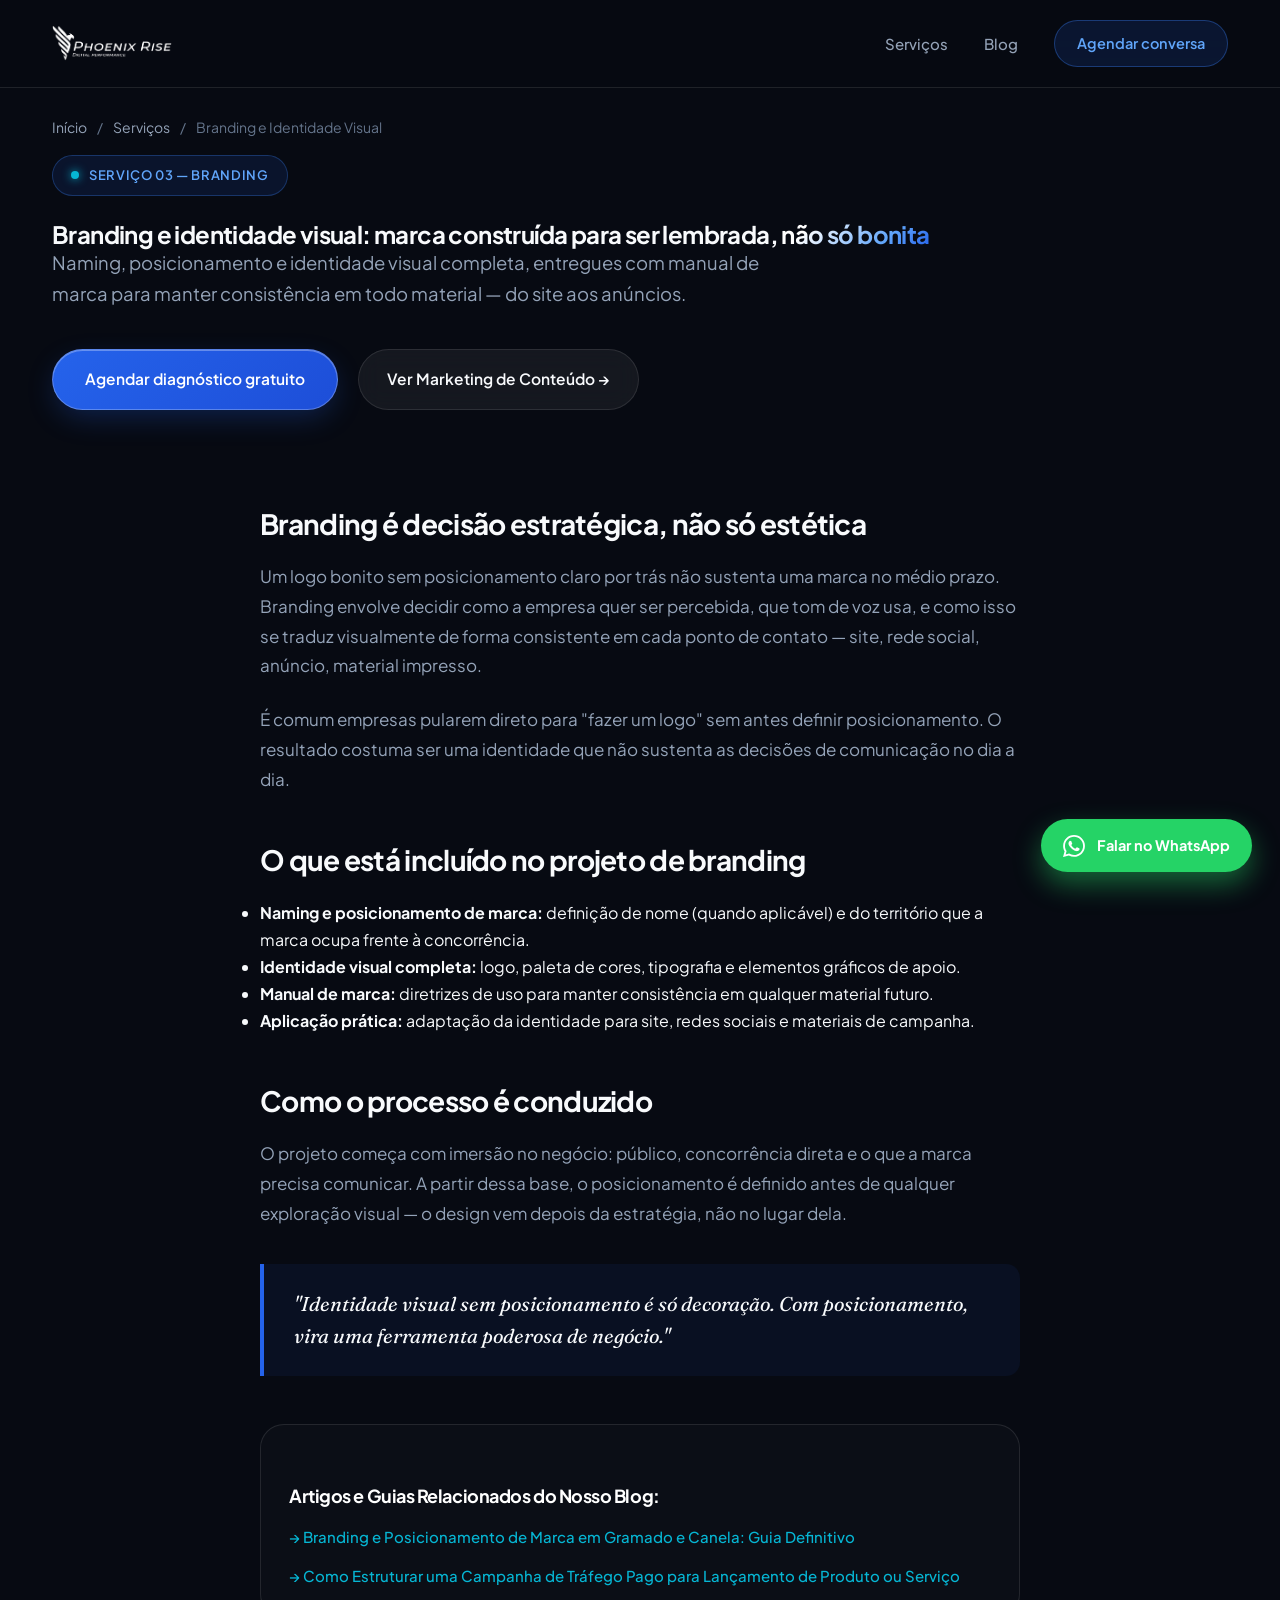
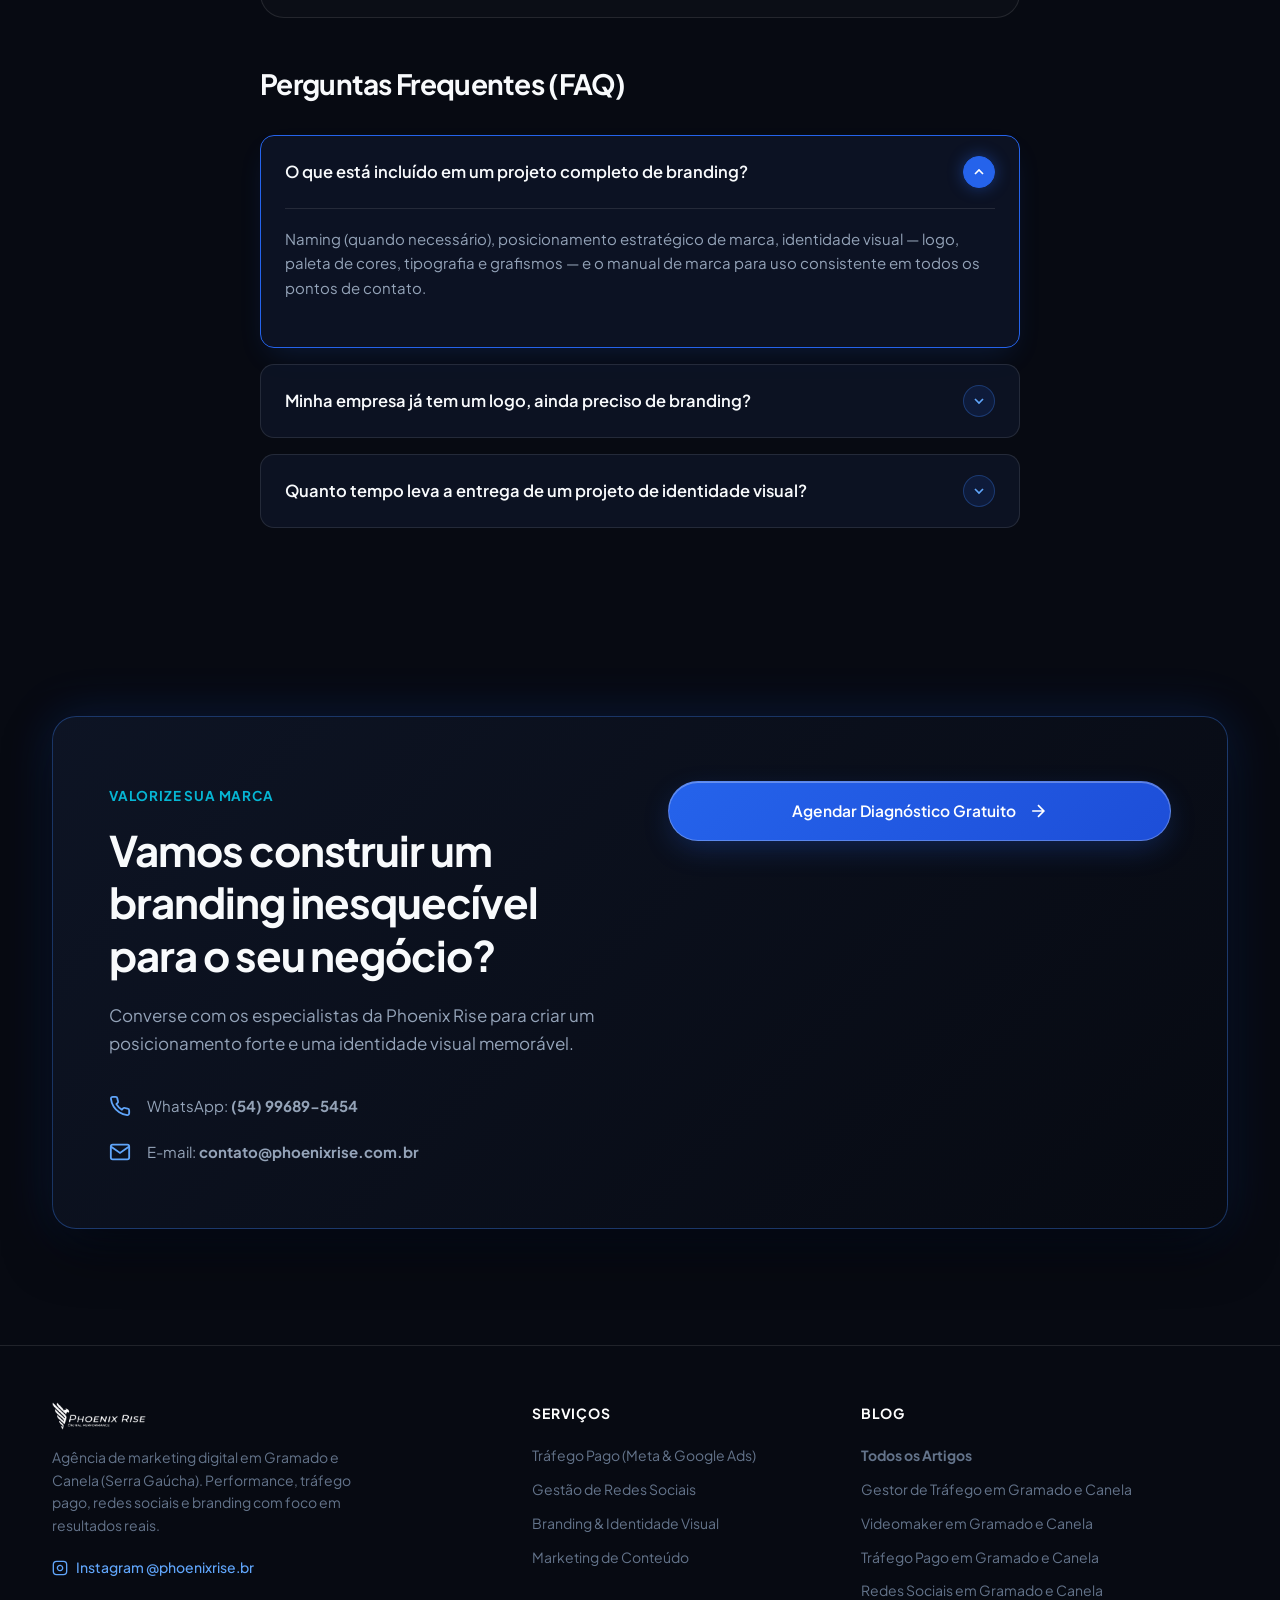
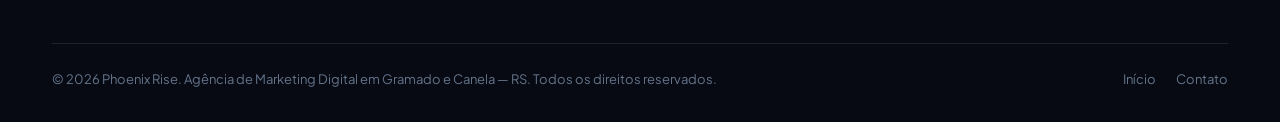
<file: servicos/branding-identidade-visual.html>
<!DOCTYPE html>
<html lang="pt-BR">
<head>
<!-- Google Tag Manager -->
<script>(function(w,d,s,l,i){w[l]=w[l]||[];w[l].push({'gtm.start':
new Date().getTime(),event:'gtm.js'});var f=d.getElementsByTagName(s)[0],
j=d.createElement(s),dl=l!='dataLayer'?'&l='+l:'';j.async=true;j.src=
'https://www.googletagmanager.com/gtm.js?id='+i+dl;f.parentNode.insertBefore(j,f);
})(window,document,'script','dataLayer','GTM-NFWV7SX5');</script>
<!-- End Google Tag Manager -->
<!-- Google tag (gtag.js) -->
<script async src="https://www.googletagmanager.com/gtag/js?id=AW-602107502"></script>
<script>
  window.dataLayer = window.dataLayer || [];
  function gtag(){dataLayer.push(arguments);}
  gtag('js', new Date());

  gtag('config', 'AW-602107502');
</script>
<meta charset="UTF-8">
<meta name="viewport" content="width=device-width, initial-scale=1.0">
<title>Branding e Identidade Visual em Gramado e Canela | Phoenix Rise</title>
<meta name="description" content="Branding, naming e criação de identidade visual para empresas em Gramado, Canela e Serra Gaúcha. Posicionamento de marca premium para destacar seu negócio.">
<meta name="keywords" content="branding Gramado, identidade visual Canela, agência de marca Serra Gaúcha, logotipo Gramado Canela">
<link rel="canonical" href="https://www.phoenixrise.com.br/servicos/branding-identidade-visual.html">
<meta property="og:type" content="website">
<meta property="og:title" content="Branding e Identidade Visual em Gramado e Canela | Phoenix Rise">
<meta property="og:description" content="Posicionamento e criação de identidade visual para marcas em Gramado, Canela e Serra Gaúcha.">
<meta property="og:url" content="https://www.phoenixrise.com.br/servicos/branding-identidade-visual.html">
<meta property="og:locale" content="pt_BR">
<link rel="preconnect" href="https://fonts.googleapis.com">
<link rel="preconnect" href="https://fonts.gstatic.com" crossorigin>
<link href="https://fonts.googleapis.com/css2?family=Fraunces:ital,opsz,wght@0,9..144,300;0,9..144,500;0,9..144,700;1,9..144,400&family=Inter:wght@300;400;500;600;700&family=Plus+Jakarta+Sans:wght@400;500;600;700;800&display=swap" rel="stylesheet">
<link rel="stylesheet" href="/style.css">
<script type="application/ld+json">
{
  "@context": "https://schema.org",
  "@type": "Service",
  "serviceType": "Branding e identidade visual",
  "provider": { "@type": "MarketingAgency", "name": "Phoenix Rise" },
  "areaServed": "BR",
  "name": "Branding e Identidade Visual",
  "description": "Naming, posicionamento de marca, identidade visual completa e manual de marca."
}
</script>
<script type="application/ld+json">
{
  "@context": "https://schema.org",
  "@type": "BreadcrumbList",
  "itemListElement": [
    {
      "@type": "ListItem",
      "position": 1,
      "name": "Início",
      "item": "https://www.phoenixrise.com.br/"
    },
    {
      "@type": "ListItem",
      "position": 2,
      "name": "Serviços",
      "item": "https://www.phoenixrise.com.br/#servicos"
    },
    {
      "@type": "ListItem",
      "position": 3,
      "name": "Branding e Identidade Visual",
      "item": "https://www.phoenixrise.com.br/servicos/branding-identidade-visual.html"
    }
  ]
}
</script>
<script type="application/ld+json">
{
  "@context": "https://schema.org",
  "@type": "FAQPage",
  "mainEntity": [
    {"@type": "Question", "name": "O que está incluído em um projeto de branding?", "acceptedAnswer": {"@type": "Answer", "text": "Naming (quando necessário), posicionamento de marca, identidade visual — logo, paleta, tipografia — e manual de marca para uso consistente em todos os materiais."}},
    {"@type": "Question", "name": "Minha empresa já tem logo, ainda preciso de branding?", "acceptedAnswer": {"@type": "Answer", "text": "Um logo é só um dos elementos. Branding envolve também posicionamento, tom de voz e consistência visual — algo que pode ser revisado mesmo com um logo já existente."}},
    {"@type": "Question", "name": "Quanto tempo leva um projeto de identidade visual?", "acceptedAnswer": {"@type": "Answer", "text": "Varia com a complexidade, mas um projeto completo de posicionamento e identidade visual costuma levar de 4 a 8 semanas."}}
  ]
}
</script>
</head>
<body>
<!-- Google Tag Manager (noscript) -->
<noscript><iframe src="https://www.googletagmanager.com/ns.html?id=GTM-NFWV7SX5"
height="0" width="0" style="display:none;visibility:hidden"></iframe></noscript>
<!-- End Google Tag Manager (noscript) -->

<header>
  <nav>
    <a href="/" class="brand">
      <img src="/assets/logo-white.png" alt="Phoenix Rise — Digital Performance">
    </a>
    <div class="nav-links">
      <a href="/#servicos">Serviços</a>
      <a href="/blog/index.html">Blog</a>
      <a href="/#contato" class="nav-cta">Agendar conversa</a>
    </div>
    <button class="nav-toggle" aria-label="Abrir Menu">☰</button>
  </nav>
</header>

<main>
  <section class="page-hero">
    <div class="wrap">
      <div class="breadcrumb">
        <a href="/">Início</a><span>/</span><a href="/#servicos">Serviços</a><span>/</span>Branding e Identidade Visual
      </div>
      <div class="badge-status">
        <span class="pulse-dot"></span> Serviço 03 — Branding
      </div>
      <h1>Branding e identidade visual: marca construída para ser lembrada, <span class="text-gradient-blue">não só bonita</span></h1>
      <p class="hero-sub">Naming, posicionamento e identidade visual completa, entregues com manual de marca para manter consistência em todo material — do site aos anúncios.</p>
      <div class="hero-actions">
        <a href="/#contato" class="btn-primary">Agendar diagnóstico gratuito</a>
        <a href="/servicos/marketing-de-conteudo.html" class="btn-ghost">Ver Marketing de Conteúdo →</a>
      </div>
    </div>
  </section>

  <article class="article-body wrap">
    <h2>Branding é decisão estratégica, não só estética</h2>
    <p>Um logo bonito sem posicionamento claro por trás não sustenta uma marca no médio prazo. Branding envolve decidir como a empresa quer ser percebida, que tom de voz usa, e como isso se traduz visualmente de forma consistente em cada ponto de contato — site, rede social, anúncio, material impresso.</p>
    <p>É comum empresas pularem direto para "fazer um logo" sem antes definir posicionamento. O resultado costuma ser uma identidade que não sustenta as decisões de comunicação no dia a dia.</p>

    <h2>O que está incluído no projeto de branding</h2>
    <ul>
      <li><strong>Naming e posicionamento de marca:</strong> definição de nome (quando aplicável) e do território que a marca ocupa frente à concorrência.</li>
      <li><strong>Identidade visual completa:</strong> logo, paleta de cores, tipografia e elementos gráficos de apoio.</li>
      <li><strong>Manual de marca:</strong> diretrizes de uso para manter consistência em qualquer material futuro.</li>
      <li><strong>Aplicação prática:</strong> adaptação da identidade para site, redes sociais e materiais de campanha.</li>
    </ul>

    <h2>Como o processo é conduzido</h2>
    <p>O projeto começa com imersão no negócio: público, concorrência direta e o que a marca precisa comunicar. A partir dessa base, o posicionamento é definido antes de qualquer exploração visual — o design vem depois da estratégia, não no lugar dela.</p>
    
    <blockquote>"Identidade visual sem posicionamento é só decoração. Com posicionamento, vira uma ferramenta poderosa de negócio."</blockquote>

    <!-- LINKS PARA ARTIGOS RELACIONADOS DO BLOG -->
    <div class="service-related-box">
      <h3>Artigos e Guias Relacionados do Nosso Blog:</h3>
      <ul class="service-related-list">
        <li><a href="/blog/branding-marketing-digital-gramado-canela.html">→ Branding e Posicionamento de Marca em Gramado e Canela: Guia Definitivo</a></li>
        <li><a href="/blog/campanha-lancamento-produto.html">→ Como Estruturar uma Campanha de Tráfego Pago para Lançamento de Produto ou Serviço</a></li>
      </ul>
    </div>

    <h2>Perguntas Frequentes (FAQ)</h2>
    <div class="faq-accordion">
      <div class="faq-item active">
        <button class="faq-question">
          <span>O que está incluído em um projeto completo de branding?</span>
          <span class="faq-icon-wrap">
            <svg class="faq-icon" viewBox="0 0 24 24" fill="none" stroke="currentColor" stroke-width="2.5"><polyline points="6 9 12 15 18 9"/></svg>
          </span>
        </button>
        <div class="faq-answer">
          <p>Naming (quando necessário), posicionamento estratégico de marca, identidade visual — logo, paleta de cores, tipografia e grafismos — e o manual de marca para uso consistente em todos os pontos de contato.</p>
        </div>
      </div>

      <div class="faq-item">
        <button class="faq-question">
          <span>Minha empresa já tem um logo, ainda preciso de branding?</span>
          <span class="faq-icon-wrap">
            <svg class="faq-icon" viewBox="0 0 24 24" fill="none" stroke="currentColor" stroke-width="2.5"><polyline points="6 9 12 15 18 9"/></svg>
          </span>
        </button>
        <div class="faq-answer">
          <p>Um logo é só a ponta do iceberg. Branding engloba o posicionamento no mercado, tom de voz, promessa de valor e sistema visual completo — aspectos que podem ser refinados mesmo mantendo ou evoluindo o logo existente.</p>
        </div>
      </div>

      <div class="faq-item">
        <button class="faq-question">
          <span>Quanto tempo leva a entrega de um projeto de identidade visual?</span>
          <span class="faq-icon-wrap">
            <svg class="faq-icon" viewBox="0 0 24 24" fill="none" stroke="currentColor" stroke-width="2.5"><polyline points="6 9 12 15 18 9"/></svg>
          </span>
        </button>
        <div class="faq-answer">
          <p>Depende da complexidade e dos desdobramentos, mas um projeto completo de posicionamento e identidade visual costuma levar de 4 a 8 semanas entre imersão, criação e aprovação.</p>
        </div>
      </div>
    </div>
  </article>

  <!-- CTA SECTION -->
  <section class="cta-section" id="contato">
    <div class="wrap">
      <div class="cta-box-blue">
        <div class="cta-grid">
          <div class="cta-text">
            <span class="section-tag">Valorize Sua Marca</span>
            <h2>Vamos construir um branding inesquecível para o seu negócio?</h2>
            <p>Converse com os especialistas da Phoenix Rise para criar um posicionamento forte e uma identidade visual memorável.</p>
            <div class="contact-info-list">
              <div class="contact-info-item">
                <svg viewBox="0 0 24 24" fill="none" stroke="currentColor" stroke-width="2"><path d="M22 16.92v3a2 2 0 01-2.18 2 19.79 19.79 0 01-8.63-3.07 19.5 19.5 0 01-6-6 19.79 19.79 0 01-3.07-8.67A2 2 0 014.11 2h3a2 2 0 012 1.72 12.84 12.84 0 00.7 2.81 2 2 0 01-.45 2.11L8.09 9.91a16 16 0 006 6l1.27-1.27a2 2 0 012.11-.45 12.84 12.84 0 002.81.7A2 2 0 0122 16.92z"/></svg>
                <span>WhatsApp: <strong>(54) 99689-5454</strong></span>
              </div>
              <div class="contact-info-item">
                <svg viewBox="0 0 24 24" fill="none" stroke="currentColor" stroke-width="2"><path d="M4 4h16c1.1 0 2 .9 2 2v12c0 1.1-.9 2-2 2H4c-1.1 0-2-.9-2-2V6c0-1.1.9-2 2-2z"/><polyline points="22,6 12,13 2,6"/></svg>
                <span>E-mail: <strong>contato@phoenixrise.com.br</strong></span>
              </div>
            </div>
          </div>
          <div>
            <a href="/#contato" class="btn-primary" style="width:100%;">
              <span>Agendar Diagnóstico Gratuito</span>
              <svg width="20" height="20" viewBox="0 0 24 24" fill="none" stroke="currentColor" stroke-width="2"><path d="M5 12h14M12 5l7 7-7 7"/></svg>
            </a>
          </div>
        </div>
      </div>
    </div>
  </section>
</main>

<a href="https://wa.me/5554996895454?text=Ol%C3%A1!%20Gostaria%20de%20saber%20mais%20sobre%20Branding%20e%20Identidade%20Visual." target="_blank" rel="noopener" class="floating-whatsapp" aria-label="Falar no WhatsApp">
  <svg viewBox="0 0 24 24"><path d="M.057 24l1.687-6.163c-1.041-1.804-1.588-3.849-1.587-5.946.003-6.556 5.338-11.891 11.893-11.891 3.181.001 6.167 1.24 8.413 3.488 2.245 2.248 3.481 5.236 3.48 8.414-.003 6.557-5.338 11.892-11.893 11.892-1.99-.001-3.951-.5-5.688-1.448l-6.205 1.654zm6.597-3.807c1.676.995 3.276 1.591 5.392 1.592 5.448 0 9.886-4.434 9.889-9.885.002-5.462-4.415-9.89-9.881-9.892-5.452 0-9.887 4.434-9.889 9.884-.001 2.225.651 3.891 1.746 5.634l-.999 3.648 3.742-.981zm11.387-5.464c-.074-.124-.272-.198-.57-.347-.297-.149-1.758-.868-2.031-.967-.272-.099-.47-.149-.669.149-.198.297-.768.967-.941 1.165-.173.198-.347.223-.644.074-.297-.149-1.255-.462-2.39-1.475-.883-.788-1.48-1.761-1.653-2.059-.173-.297-.018-.458.13-.606.134-.133.297-.347.446-.521.151-.172.2-.296.3-.495.099-.198.05-.372-.025-.521-.075-.148-.669-1.611-.916-2.206-.242-.579-.487-.501-.669-.51l-.57-.01c-.198 0-.52.074-.792.372s-1.04 1.016-1.04 2.479 1.065 2.876 1.213 3.074c.149.198 2.095 3.2 5.076 4.487.709.306 1.263.489 1.694.626.712.226 1.36.194 1.872.118.572-.085 1.758-.719 2.006-1.413.248-.695.248-1.29.173-1.414z"/></svg>
  <span>Falar no WhatsApp</span>
</a>

<!-- FOOTER -->
<footer>
  <div class="wrap">
    <div class="footer-grid">
      <div class="footer-col footer-brand-col">
        <a href="/" class="brand">
          <img src="/assets/logo-white.png" alt="Phoenix Rise — Digital Performance">
        </a>
        <p class="footer-desc">Agência de marketing digital em Gramado e Canela (Serra Gaúcha). Performance, tráfego pago, redes sociais e branding com foco em resultados reais.</p>
        <div class="footer-social">
          <a href="https://www.instagram.com/phoenixrise.br/" target="_blank" rel="noopener" class="social-link">
            <svg width="16" height="16" viewBox="0 0 24 24" fill="none" stroke="currentColor" stroke-width="2"><rect x="2" y="2" width="20" height="20" rx="5"/><path d="M16 11.37A4 4 0 1112.63 8 4 4 0 0116 11.37z"/><line x1="17.5" y1="6.5" x2="17.51" y2="6.5"/></svg>
            Instagram @phoenixrise.br
          </a>
        </div>
      </div>
      <div class="footer-col">
        <h4 class="footer-title">Serviços</h4>
        <ul class="footer-nav">
          <li><a href="/servicos/trafego-pago.html">Tráfego Pago (Meta & Google Ads)</a></li>
          <li><a href="/servicos/gestao-redes-sociais.html">Gestão de Redes Sociais</a></li>
          <li><a href="/servicos/branding-identidade-visual.html">Branding & Identidade Visual</a></li>
          <li><a href="/servicos/marketing-de-conteudo.html">Marketing de Conteúdo</a></li>
        </ul>
      </div>
      <div class="footer-col">
        <h4 class="footer-title">Blog</h4>
        <ul class="footer-nav">
          <li><a href="/blog/index.html"><strong>Todos os Artigos</strong></a></li>
          <li><a href="/blog/gestor-de-trafego-gramado-canela.html">Gestor de Tráfego em Gramado e Canela</a></li>
          <li><a href="/blog/videomaker-gramado-canela.html">Videomaker em Gramado e Canela</a></li>
          <li><a href="/blog/trafego-pago-gramado-canela.html">Tráfego Pago em Gramado e Canela</a></li>
          <li><a href="/blog/gestao-redes-sociais-gramado-canela.html">Redes Sociais em Gramado e Canela</a></li>
        </ul>
      </div>
    </div>
    <div class="footer-bottom">
      <span>© 2026 Phoenix Rise. Agência de Marketing Digital em Gramado e Canela — RS. Todos os direitos reservados.</span>
      <div class="footer-bottom-links">
        <a href="/">Início</a>
        <a href="/#contato">Contato</a>
      </div>
    </div>
  </div>
</footer>

<script src="/nav.js"></script>
</body>
</html>
</file>
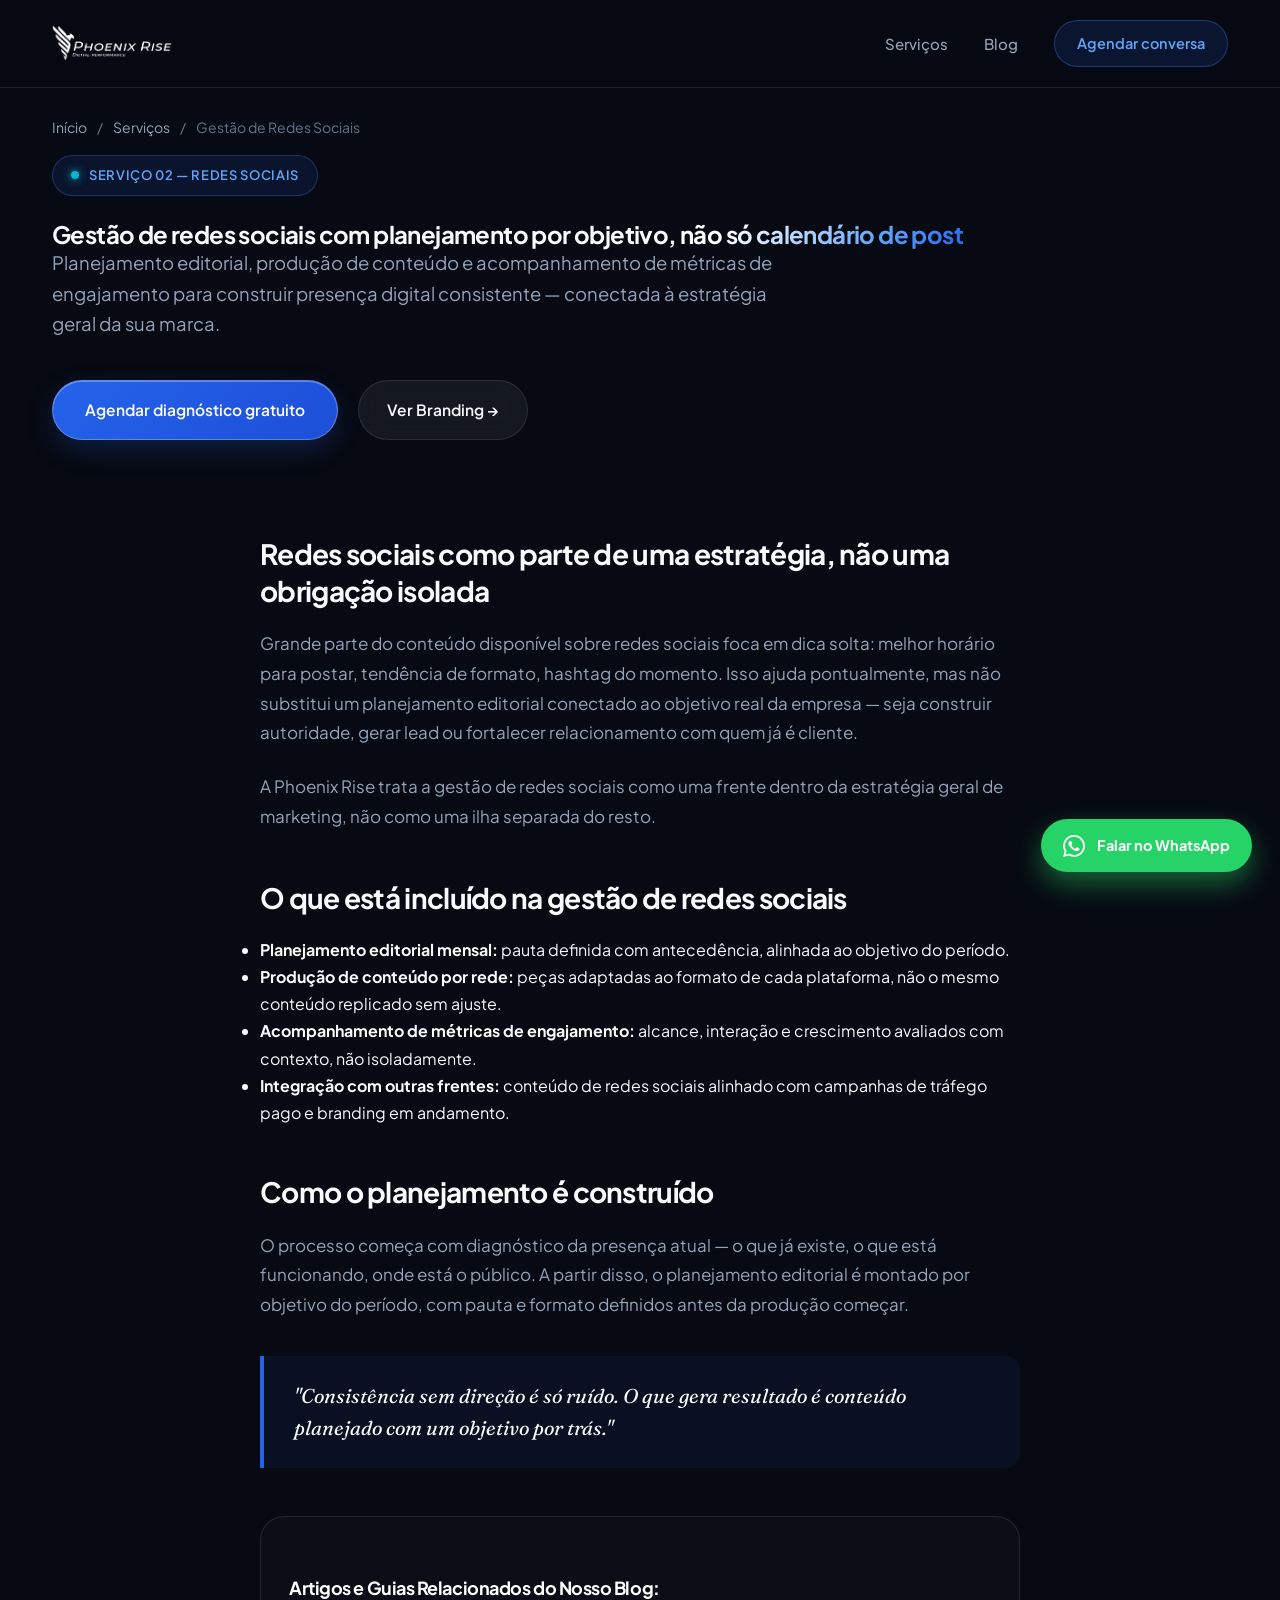
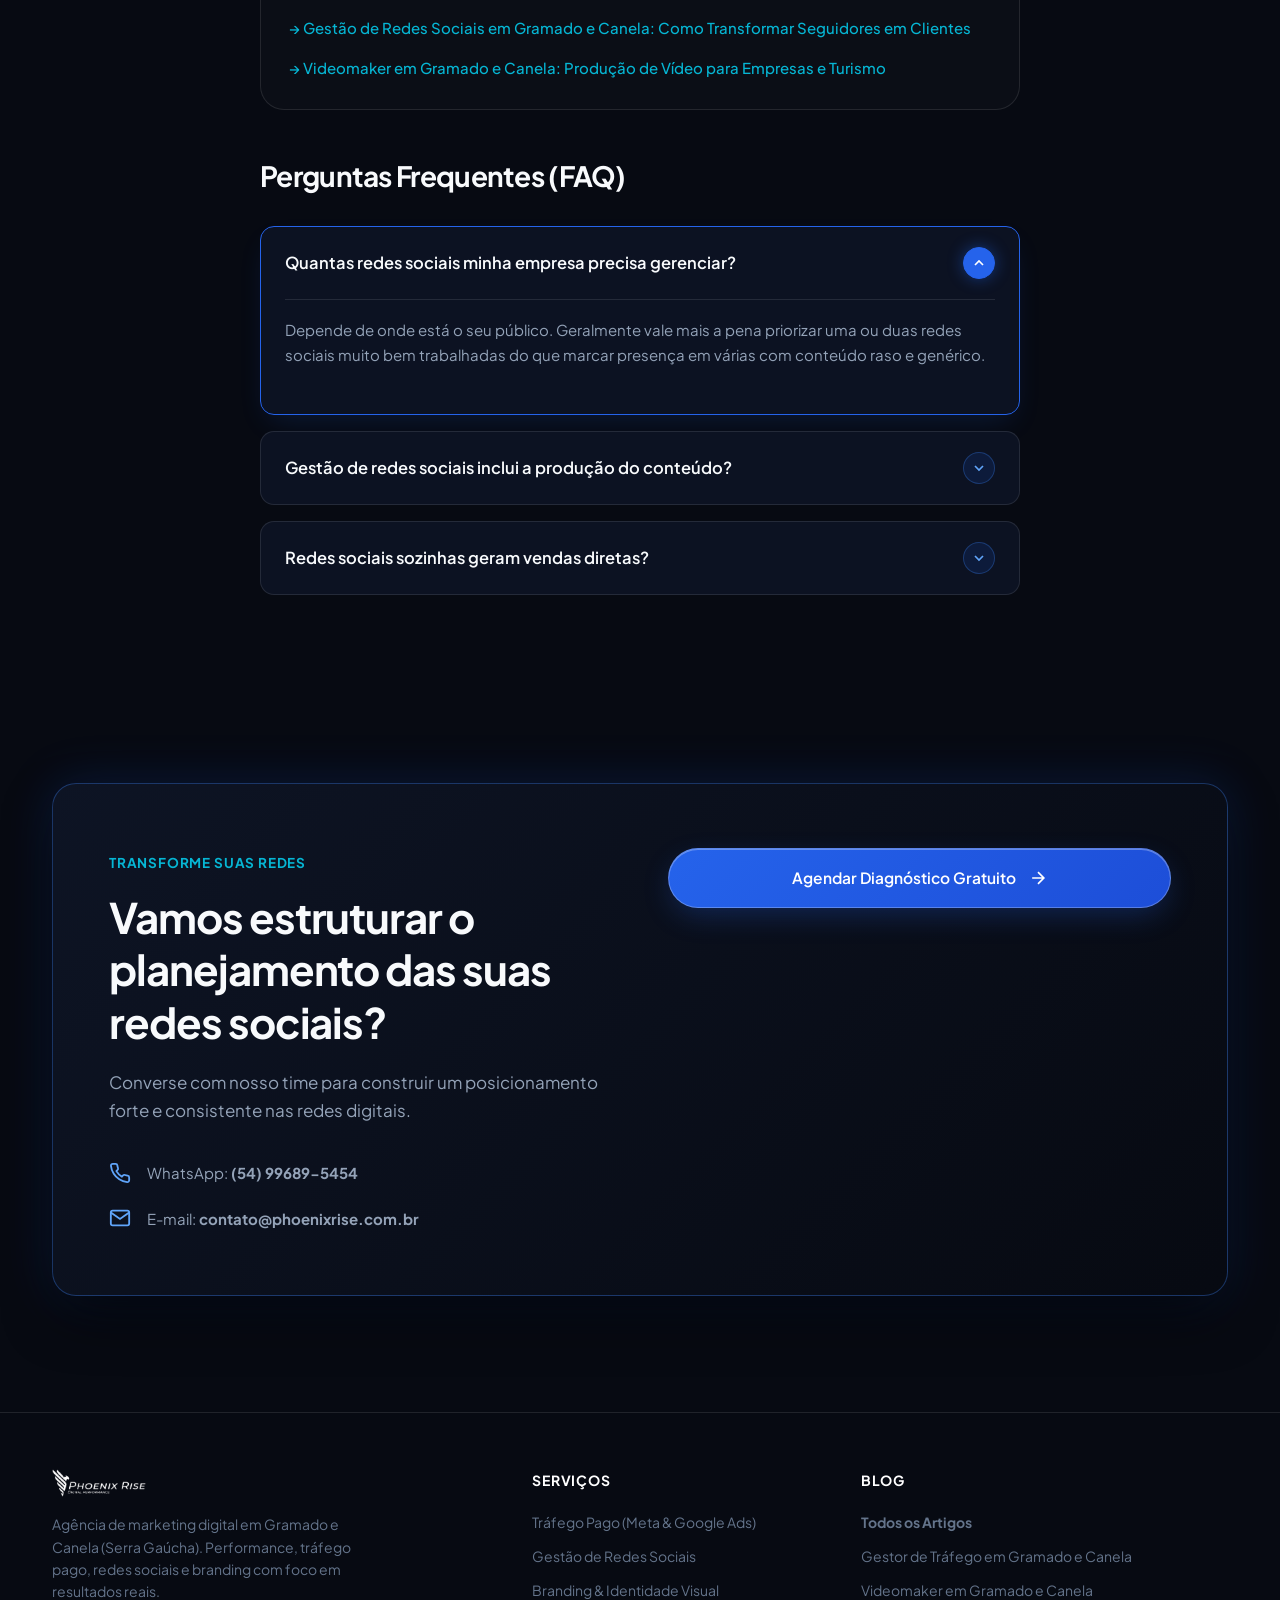
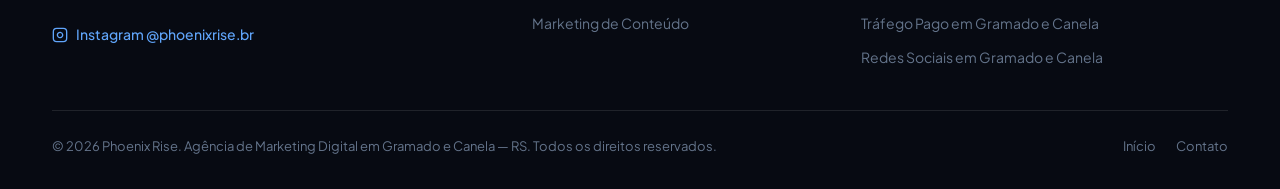
<file: servicos/gestao-redes-sociais.html>
<!DOCTYPE html>
<html lang="pt-BR">
<head>
<!-- Google Tag Manager -->
<script>(function(w,d,s,l,i){w[l]=w[l]||[];w[l].push({'gtm.start':
new Date().getTime(),event:'gtm.js'});var f=d.getElementsByTagName(s)[0],
j=d.createElement(s),dl=l!='dataLayer'?'&l='+l:'';j.async=true;j.src=
'https://www.googletagmanager.com/gtm.js?id='+i+dl;f.parentNode.insertBefore(j,f);
})(window,document,'script','dataLayer','GTM-NFWV7SX5');</script>
<!-- End Google Tag Manager -->
<!-- Google tag (gtag.js) -->
<script async src="https://www.googletagmanager.com/gtag/js?id=AW-602107502"></script>
<script>
  window.dataLayer = window.dataLayer || [];
  function gtag(){dataLayer.push(arguments);}
  gtag('js', new Date());

  gtag('config', 'AW-602107502');
</script>
<meta charset="UTF-8">
<meta name="viewport" content="width=device-width, initial-scale=1.0">
<title>Gestão de Redes Sociais em Gramado e Canela | Instagram e TikTok — Phoenix Rise</title>
<meta name="description" content="Gestão de redes sociais para empresas em Gramado, Canela e Serra Gaúcha. Planejamento editorial, produção de conteúdo e engajamento com foco em vendas.">
<meta name="keywords" content="redes sociais Gramado, instagram empresas Canela, gestão de conteúdo Serra Gaúcha, agência de redes sociais Gramado Canela">
<link rel="canonical" href="https://www.phoenixrise.com.br/servicos/gestao-redes-sociais.html">
<meta property="og:type" content="website">
<meta property="og:title" content="Gestão de Redes Sociais em Gramado e Canela | Phoenix Rise">
<meta property="og:description" content="Planejamento editorial e gestão de redes sociais para marcas em Gramado, Canela e Serra Gaúcha.">
<meta property="og:url" content="https://www.phoenixrise.com.br/servicos/gestao-redes-sociais.html">
<meta property="og:locale" content="pt_BR">
<link rel="preconnect" href="https://fonts.googleapis.com">
<link rel="preconnect" href="https://fonts.gstatic.com" crossorigin>
<link href="https://fonts.googleapis.com/css2?family=Fraunces:ital,opsz,wght@0,9..144,300;0,9..144,500;0,9..144,700;1,9..144,400&family=Inter:wght@300;400;500;600;700&family=Plus+Jakarta+Sans:wght@400;500;600;700;800&display=swap" rel="stylesheet">
<link rel="stylesheet" href="/style.css">
<script type="application/ld+json">
{
  "@context": "https://schema.org",
  "@type": "Service",
  "serviceType": "Gestão de redes sociais",
  "provider": { "@type": "MarketingAgency", "name": "Phoenix Rise" },
  "areaServed": "BR",
  "name": "Gestão de Redes Sociais",
  "description": "Planejamento editorial, produção de conteúdo e acompanhamento de métricas para redes sociais de empresas."
}
</script>
<script type="application/ld+json">
{
  "@context": "https://schema.org",
  "@type": "BreadcrumbList",
  "itemListElement": [
    {
      "@type": "ListItem",
      "position": 1,
      "name": "Início",
      "item": "https://www.phoenixrise.com.br/"
    },
    {
      "@type": "ListItem",
      "position": 2,
      "name": "Serviços",
      "item": "https://www.phoenixrise.com.br/#servicos"
    },
    {
      "@type": "ListItem",
      "position": 3,
      "name": "Gestão de Redes Sociais",
      "item": "https://www.phoenixrise.com.br/servicos/gestao-redes-sociais.html"
    }
  ]
}
</script>
<script type="application/ld+json">
{
  "@context": "https://schema.org",
  "@type": "FAQPage",
  "mainEntity": [
    {"@type": "Question", "name": "Quantas redes sociais minha empresa precisa gerenciar?", "acceptedAnswer": {"@type": "Answer", "text": "Depende de onde está o seu público. Geralmente vale priorizar uma ou duas redes bem trabalhadas do que várias com conteúdo raso."}},
    {"@type": "Question", "name": "Gestão de redes sociais inclui produção de conteúdo?", "acceptedAnswer": {"@type": "Answer", "text": "Sim, o serviço inclui planejamento editorial e produção das peças — texto, imagem e roteiro de vídeo quando aplicável."}},
    {"@type": "Question", "name": "Redes sociais sozinhas geram venda?", "acceptedAnswer": {"@type": "Answer", "text": "Redes sociais constroem confiança e reconhecimento de marca ao longo do tempo. Para acelerar conversão, costuma funcionar melhor combinado com tráfego pago."}}
  ]
}
</script>
</head>
<body>
<!-- Google Tag Manager (noscript) -->
<noscript><iframe src="https://www.googletagmanager.com/ns.html?id=GTM-NFWV7SX5"
height="0" width="0" style="display:none;visibility:hidden"></iframe></noscript>
<!-- End Google Tag Manager (noscript) -->

<header>
  <nav>
    <a href="/" class="brand">
      <img src="/assets/logo-white.png" alt="Phoenix Rise — Digital Performance">
    </a>
    <div class="nav-links">
      <a href="/#servicos">Serviços</a>
      <a href="/blog/index.html">Blog</a>
      <a href="/#contato" class="nav-cta">Agendar conversa</a>
    </div>
    <button class="nav-toggle" aria-label="Abrir Menu">☰</button>
  </nav>
</header>

<main>
  <section class="page-hero">
    <div class="wrap">
      <div class="breadcrumb">
        <a href="/">Início</a><span>/</span><a href="/#servicos">Serviços</a><span>/</span>Gestão de Redes Sociais
      </div>
      <div class="badge-status">
        <span class="pulse-dot"></span> Serviço 02 — Redes Sociais
      </div>
      <h1>Gestão de redes sociais com planejamento por objetivo, <span class="text-gradient-blue">não só calendário de post</span></h1>
      <p class="hero-sub">Planejamento editorial, produção de conteúdo e acompanhamento de métricas de engajamento para construir presença digital consistente — conectada à estratégia geral da sua marca.</p>
      <div class="hero-actions">
        <a href="/#contato" class="btn-primary">Agendar diagnóstico gratuito</a>
        <a href="/servicos/branding-identidade-visual.html" class="btn-ghost">Ver Branding →</a>
      </div>
    </div>
  </section>

  <article class="article-body wrap">
    <h2>Redes sociais como parte de uma estratégia, não uma obrigação isolada</h2>
    <p>Grande parte do conteúdo disponível sobre redes sociais foca em dica solta: melhor horário para postar, tendência de formato, hashtag do momento. Isso ajuda pontualmente, mas não substitui um planejamento editorial conectado ao objetivo real da empresa — seja construir autoridade, gerar lead ou fortalecer relacionamento com quem já é cliente.</p>
    <p>A Phoenix Rise trata a gestão de redes sociais como uma frente dentro da estratégia geral de marketing, não como uma ilha separada do resto.</p>

    <h2>O que está incluído na gestão de redes sociais</h2>
    <ul>
      <li><strong>Planejamento editorial mensal:</strong> pauta definida com antecedência, alinhada ao objetivo do período.</li>
      <li><strong>Produção de conteúdo por rede:</strong> peças adaptadas ao formato de cada plataforma, não o mesmo conteúdo replicado sem ajuste.</li>
      <li><strong>Acompanhamento de métricas de engajamento:</strong> alcance, interação e crescimento avaliados com contexto, não isoladamente.</li>
      <li><strong>Integração com outras frentes:</strong> conteúdo de redes sociais alinhado com campanhas de tráfego pago e branding em andamento.</li>
    </ul>

    <h2>Como o planejamento é construído</h2>
    <p>O processo começa com diagnóstico da presença atual — o que já existe, o que está funcionando, onde está o público. A partir disso, o planejamento editorial é montado por objetivo do período, com pauta e formato definidos antes da produção começar.</p>
    
    <blockquote>"Consistência sem direção é só ruído. O que gera resultado é conteúdo planejado com um objetivo por trás."</blockquote>

    <!-- LINKS PARA ARTIGOS RELACIONADOS DO BLOG -->
    <div class="service-related-box">
      <h3>Artigos e Guias Relacionados do Nosso Blog:</h3>
      <ul class="service-related-list">
        <li><a href="/blog/gestao-redes-sociais-gramado-canela.html">→ Gestão de Redes Sociais em Gramado e Canela: Como Transformar Seguidores em Clientes</a></li>
        <li><a href="/blog/videomaker-gramado-canela.html">→ Videomaker em Gramado e Canela: Produção de Vídeo para Empresas e Turismo</a></li>
      </ul>
    </div>

    <h2>Perguntas Frequentes (FAQ)</h2>
    <div class="faq-accordion">
      <div class="faq-item active">
        <button class="faq-question">
          <span>Quantas redes sociais minha empresa precisa gerenciar?</span>
          <span class="faq-icon-wrap">
            <svg class="faq-icon" viewBox="0 0 24 24" fill="none" stroke="currentColor" stroke-width="2.5"><polyline points="6 9 12 15 18 9"/></svg>
          </span>
        </button>
        <div class="faq-answer">
          <p>Depende de onde está o seu público. Geralmente vale mais a pena priorizar uma ou duas redes sociais muito bem trabalhadas do que marcar presença em várias com conteúdo raso e genérico.</p>
        </div>
      </div>

      <div class="faq-item">
        <button class="faq-question">
          <span>Gestão de redes sociais inclui a produção do conteúdo?</span>
          <span class="faq-icon-wrap">
            <svg class="faq-icon" viewBox="0 0 24 24" fill="none" stroke="currentColor" stroke-width="2.5"><polyline points="6 9 12 15 18 9"/></svg>
          </span>
        </button>
        <div class="faq-answer">
          <p>Sim, o serviço inclui o planejamento editorial estratégico e a produção de todas as peças — copywriting/texto, design gráfico e roteiros de vídeos quando aplicável.</p>
        </div>
      </div>

      <div class="faq-item">
        <button class="faq-question">
          <span>Redes sociais sozinhas geram vendas diretas?</span>
          <span class="faq-icon-wrap">
            <svg class="faq-icon" viewBox="0 0 24 24" fill="none" stroke="currentColor" stroke-width="2.5"><polyline points="6 9 12 15 18 9"/></svg>
          </span>
        </button>
        <div class="faq-answer">
          <p>Redes sociais constroem autoridade, confiança e desejo de marca ao longo do tempo. Para acelerar a conversão de vendas imediatas, o melhor caminho é combinar a gestão orgânica com anúncios de tráfego pago.</p>
        </div>
      </div>
    </div>
  </article>

  <!-- CTA SECTION -->
  <section class="cta-section" id="contato">
    <div class="wrap">
      <div class="cta-box-blue">
        <div class="cta-grid">
          <div class="cta-text">
            <span class="section-tag">Transforme Suas Redes</span>
            <h2>Vamos estruturar o planejamento das suas redes sociais?</h2>
            <p>Converse com nosso time para construir um posicionamento forte e consistente nas redes digitais.</p>
            <div class="contact-info-list">
              <div class="contact-info-item">
                <svg viewBox="0 0 24 24" fill="none" stroke="currentColor" stroke-width="2"><path d="M22 16.92v3a2 2 0 01-2.18 2 19.79 19.79 0 01-8.63-3.07 19.5 19.5 0 01-6-6 19.79 19.79 0 01-3.07-8.67A2 2 0 014.11 2h3a2 2 0 012 1.72 12.84 12.84 0 00.7 2.81 2 2 0 01-.45 2.11L8.09 9.91a16 16 0 006 6l1.27-1.27a2 2 0 012.11-.45 12.84 12.84 0 002.81.7A2 2 0 0122 16.92z"/></svg>
                <span>WhatsApp: <strong>(54) 99689-5454</strong></span>
              </div>
              <div class="contact-info-item">
                <svg viewBox="0 0 24 24" fill="none" stroke="currentColor" stroke-width="2"><path d="M4 4h16c1.1 0 2 .9 2 2v12c0 1.1-.9 2-2 2H4c-1.1 0-2-.9-2-2V6c0-1.1.9-2 2-2z"/><polyline points="22,6 12,13 2,6"/></svg>
                <span>E-mail: <strong>contato@phoenixrise.com.br</strong></span>
              </div>
            </div>
          </div>
          <div>
            <a href="/#contato" class="btn-primary" style="width:100%;">
              <span>Agendar Diagnóstico Gratuito</span>
              <svg width="20" height="20" viewBox="0 0 24 24" fill="none" stroke="currentColor" stroke-width="2"><path d="M5 12h14M12 5l7 7-7 7"/></svg>
            </a>
          </div>
        </div>
      </div>
    </div>
  </section>
</main>

<a href="https://wa.me/5554996895454?text=Ol%C3%A1!%20Gostaria%20de%20saber%20mais%20sobre%20Gest%C3%A3o%20de%20Redes%20Sociais." target="_blank" rel="noopener" class="floating-whatsapp" aria-label="Falar no WhatsApp">
  <svg viewBox="0 0 24 24"><path d="M.057 24l1.687-6.163c-1.041-1.804-1.588-3.849-1.587-5.946.003-6.556 5.338-11.891 11.893-11.891 3.181.001 6.167 1.24 8.413 3.488 2.245 2.248 3.481 5.236 3.48 8.414-.003 6.557-5.338 11.892-11.893 11.892-1.99-.001-3.951-.5-5.688-1.448l-6.205 1.654zm6.597-3.807c1.676.995 3.276 1.591 5.392 1.592 5.448 0 9.886-4.434 9.889-9.885.002-5.462-4.415-9.89-9.881-9.892-5.452 0-9.887 4.434-9.889 9.884-.001 2.225.651 3.891 1.746 5.634l-.999 3.648 3.742-.981zm11.387-5.464c-.074-.124-.272-.198-.57-.347-.297-.149-1.758-.868-2.031-.967-.272-.099-.47-.149-.669.149-.198.297-.768.967-.941 1.165-.173.198-.347.223-.644.074-.297-.149-1.255-.462-2.39-1.475-.883-.788-1.48-1.761-1.653-2.059-.173-.297-.018-.458.13-.606.134-.133.297-.347.446-.521.151-.172.2-.296.3-.495.099-.198.05-.372-.025-.521-.075-.148-.669-1.611-.916-2.206-.242-.579-.487-.501-.669-.51l-.57-.01c-.198 0-.52.074-.792.372s-1.04 1.016-1.04 2.479 1.065 2.876 1.213 3.074c.149.198 2.095 3.2 5.076 4.487.709.306 1.263.489 1.694.626.712.226 1.36.194 1.872.118.572-.085 1.758-.719 2.006-1.413.248-.695.248-1.29.173-1.414z"/></svg>
  <span>Falar no WhatsApp</span>
</a>

<!-- FOOTER -->
<footer>
  <div class="wrap">
    <div class="footer-grid">
      <div class="footer-col footer-brand-col">
        <a href="/" class="brand">
          <img src="/assets/logo-white.png" alt="Phoenix Rise — Digital Performance">
        </a>
        <p class="footer-desc">Agência de marketing digital em Gramado e Canela (Serra Gaúcha). Performance, tráfego pago, redes sociais e branding com foco em resultados reais.</p>
        <div class="footer-social">
          <a href="https://www.instagram.com/phoenixrise.br/" target="_blank" rel="noopener" class="social-link">
            <svg width="16" height="16" viewBox="0 0 24 24" fill="none" stroke="currentColor" stroke-width="2"><rect x="2" y="2" width="20" height="20" rx="5"/><path d="M16 11.37A4 4 0 1112.63 8 4 4 0 0116 11.37z"/><line x1="17.5" y1="6.5" x2="17.51" y2="6.5"/></svg>
            Instagram @phoenixrise.br
          </a>
        </div>
      </div>
      <div class="footer-col">
        <h4 class="footer-title">Serviços</h4>
        <ul class="footer-nav">
          <li><a href="/servicos/trafego-pago.html">Tráfego Pago (Meta & Google Ads)</a></li>
          <li><a href="/servicos/gestao-redes-sociais.html">Gestão de Redes Sociais</a></li>
          <li><a href="/servicos/branding-identidade-visual.html">Branding & Identidade Visual</a></li>
          <li><a href="/servicos/marketing-de-conteudo.html">Marketing de Conteúdo</a></li>
        </ul>
      </div>
      <div class="footer-col">
        <h4 class="footer-title">Blog</h4>
        <ul class="footer-nav">
          <li><a href="/blog/index.html"><strong>Todos os Artigos</strong></a></li>
          <li><a href="/blog/gestor-de-trafego-gramado-canela.html">Gestor de Tráfego em Gramado e Canela</a></li>
          <li><a href="/blog/videomaker-gramado-canela.html">Videomaker em Gramado e Canela</a></li>
          <li><a href="/blog/trafego-pago-gramado-canela.html">Tráfego Pago em Gramado e Canela</a></li>
          <li><a href="/blog/gestao-redes-sociais-gramado-canela.html">Redes Sociais em Gramado e Canela</a></li>
        </ul>
      </div>
    </div>
    <div class="footer-bottom">
      <span>© 2026 Phoenix Rise. Agência de Marketing Digital em Gramado e Canela — RS. Todos os direitos reservados.</span>
      <div class="footer-bottom-links">
        <a href="/">Início</a>
        <a href="/#contato">Contato</a>
      </div>
    </div>
  </div>
</footer>

<script src="/nav.js"></script>
</body>
</html>
</file>
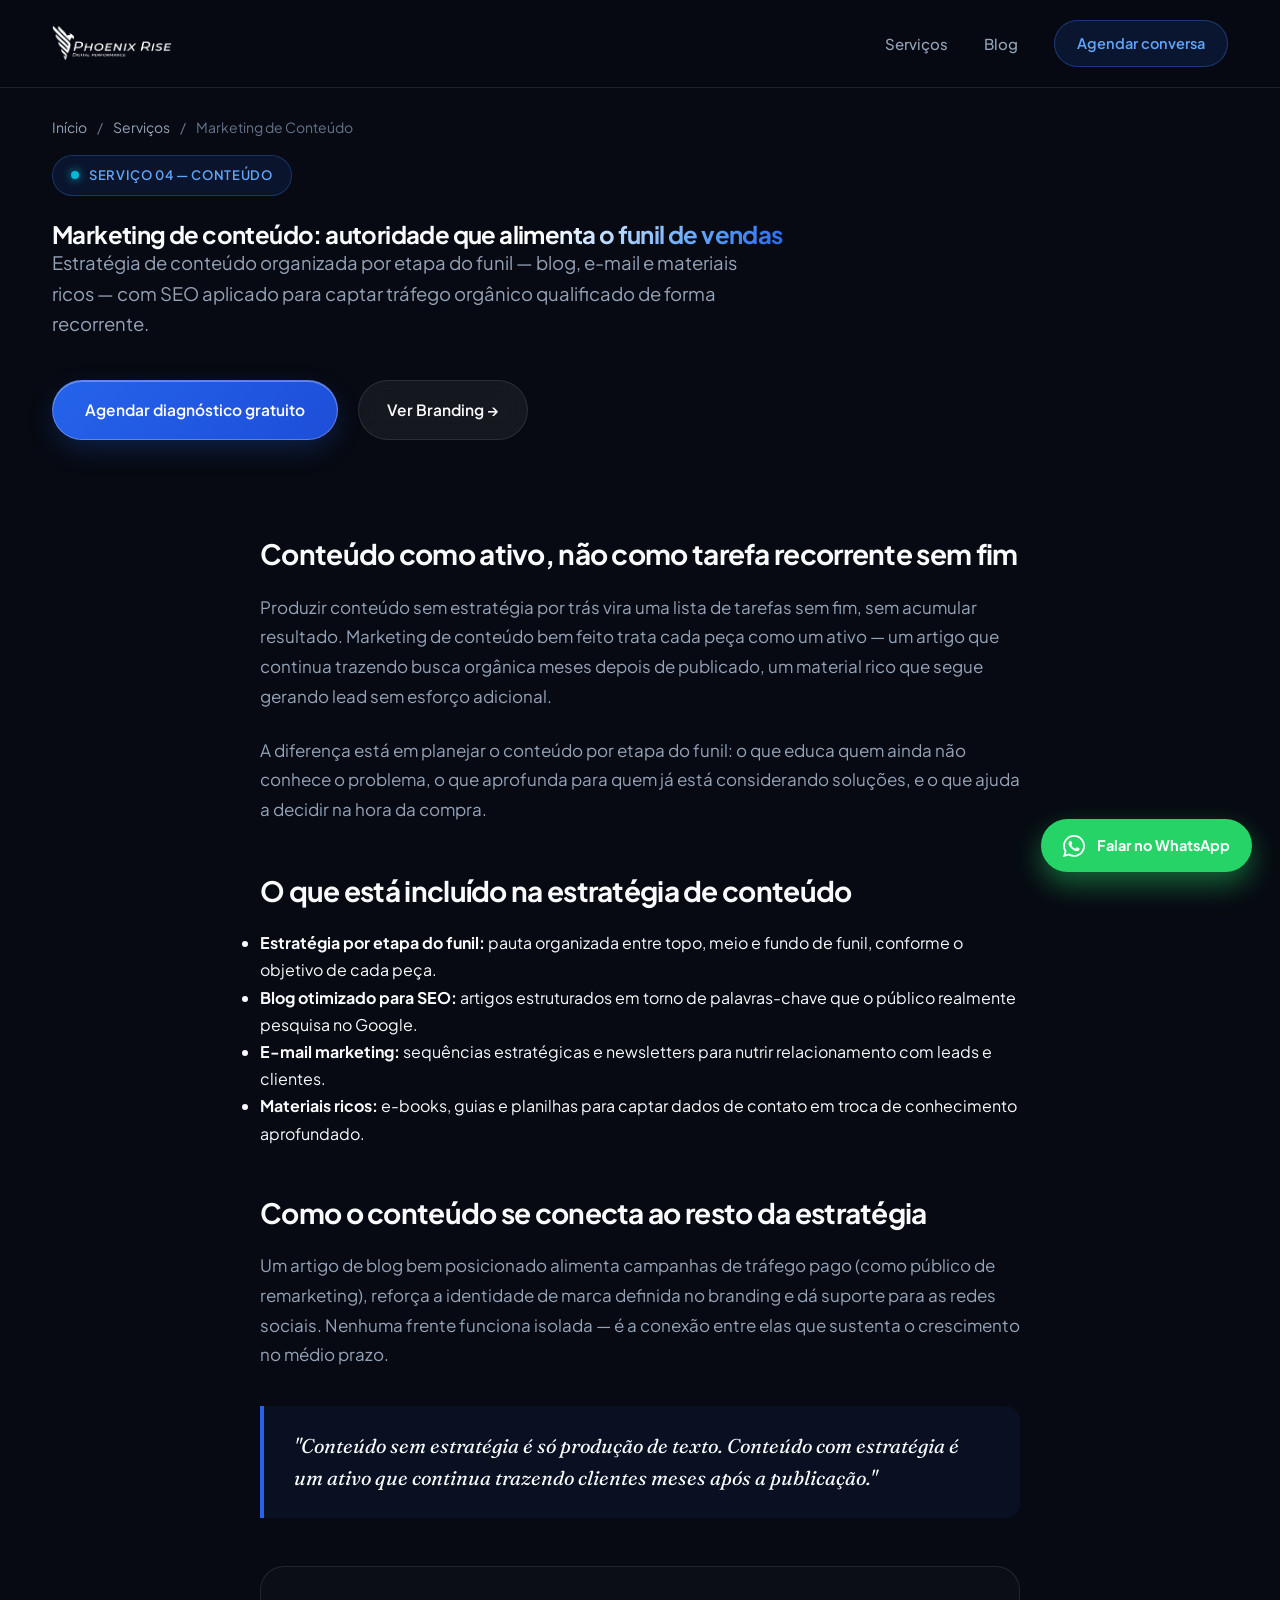
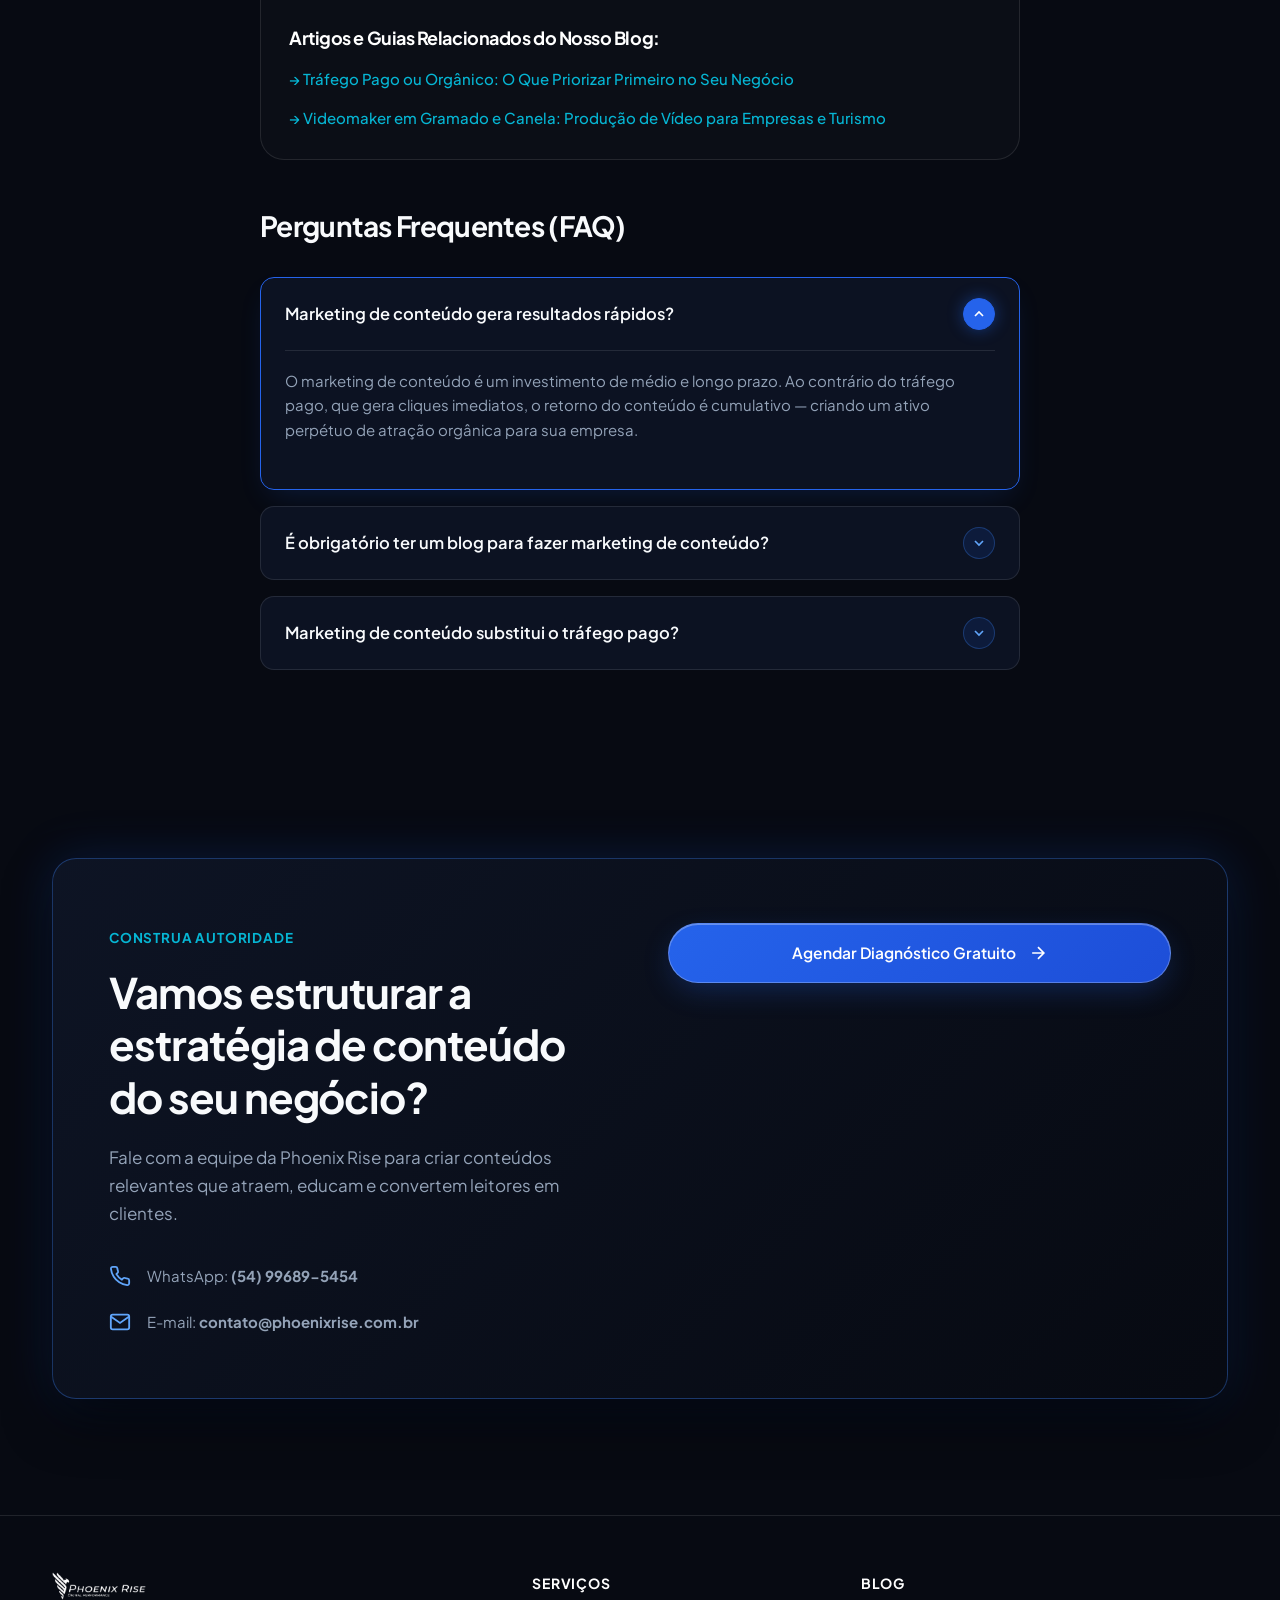
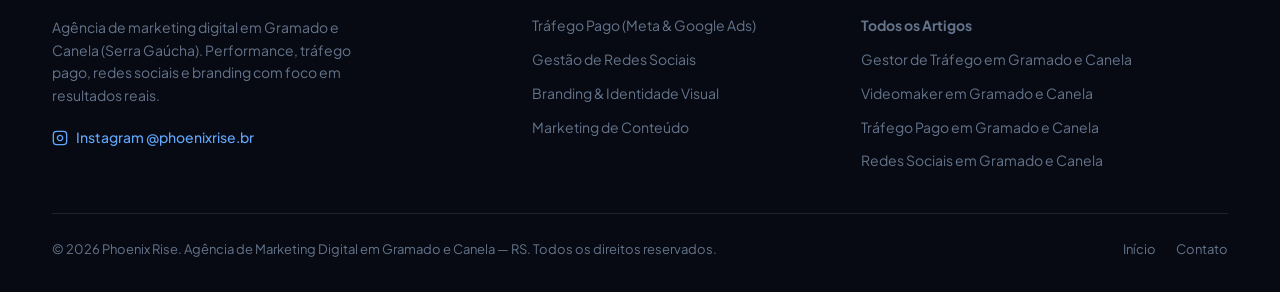
<file: servicos/marketing-de-conteudo.html>
<!DOCTYPE html>
<html lang="pt-BR">
<head>
<!-- Google Tag Manager -->
<script>(function(w,d,s,l,i){w[l]=w[l]||[];w[l].push({'gtm.start':
new Date().getTime(),event:'gtm.js'});var f=d.getElementsByTagName(s)[0],
j=d.createElement(s),dl=l!='dataLayer'?'&l='+l:'';j.async=true;j.src=
'https://www.googletagmanager.com/gtm.js?id='+i+dl;f.parentNode.insertBefore(j,f);
})(window,document,'script','dataLayer','GTM-NFWV7SX5');</script>
<!-- End Google Tag Manager -->
<!-- Google tag (gtag.js) -->
<script async src="https://www.googletagmanager.com/gtag/js?id=AW-602107502"></script>
<script>
  window.dataLayer = window.dataLayer || [];
  function gtag(){dataLayer.push(arguments);}
  gtag('js', new Date());

  gtag('config', 'AW-602107502');
</script>
<meta charset="UTF-8">
<meta name="viewport" content="width=device-width, initial-scale=1.0">
<title>Marketing de Conteúdo em Gramado e Canela | SEO e Blog — Phoenix Rise</title>
<meta name="description" content="Estratégia de marketing de conteúdo e SEO para empresas em Gramado, Canela e Serra Gaúcha. Artigos, e-books e cópias para atrair tráfego orgânico qualificado.">
<meta name="keywords" content="marketing de conteúdo Gramado, SEO Canela, artigos blog Serra Gaúcha, agência de conteúdo Gramado Canela">
<link rel="canonical" href="https://www.phoenixrise.com.br/servicos/marketing-de-conteudo.html">
<meta property="og:type" content="website">
<meta property="og:title" content="Marketing de Conteúdo em Gramado e Canela | Phoenix Rise">
<meta property="og:description" content="Estratégia de conteúdo e SEO por etapa do funil para empresas em Gramado, Canela e Serra Gaúcha.">
<meta property="og:url" content="https://www.phoenixrise.com.br/servicos/marketing-de-conteudo.html">
<meta property="og:locale" content="pt_BR">
<link rel="preconnect" href="https://fonts.googleapis.com">
<link rel="preconnect" href="https://fonts.gstatic.com" crossorigin>
<link href="https://fonts.googleapis.com/css2?family=Fraunces:ital,opsz,wght@0,9..144,300;0,9..144,500;0,9..144,700;1,9..144,400&family=Inter:wght@300;400;500;600;700&family=Plus+Jakarta+Sans:wght@400;500;600;700;800&display=swap" rel="stylesheet">
<link rel="stylesheet" href="/style.css">
<script type="application/ld+json">
{
  "@context": "https://schema.org",
  "@type": "Service",
  "serviceType": "Marketing de conteúdo",
  "provider": { "@type": "MarketingAgency", "name": "Phoenix Rise" },
  "areaServed": "BR",
  "name": "Marketing de Conteúdo",
  "description": "Estratégia de conteúdo por etapa do funil, incluindo blog, e-mail e materiais ricos, com SEO aplicado."
}
</script>
<script type="application/ld+json">
{
  "@context": "https://schema.org",
  "@type": "BreadcrumbList",
  "itemListElement": [
    {
      "@type": "ListItem",
      "position": 1,
      "name": "Início",
      "item": "https://www.phoenixrise.com.br/"
    },
    {
      "@type": "ListItem",
      "position": 2,
      "name": "Serviços",
      "item": "https://www.phoenixrise.com.br/#servicos"
    },
    {
      "@type": "ListItem",
      "position": 3,
      "name": "Marketing de Conteúdo",
      "item": "https://www.phoenixrise.com.br/servicos/marketing-de-conteudo.html"
    }
  ]
}
</script>
<script type="application/ld+json">
{
  "@context": "https://schema.org",
  "@type": "FAQPage",
  "mainEntity": [
    {"@type": "Question", "name": "Marketing de conteúdo dá resultado rápido?", "acceptedAnswer": {"@type": "Answer", "text": "Não costuma ser rápido — é um investimento de médio e longo prazo. O retorno se acumula conforme o conteúdo se posiciona nas buscas e constrói autoridade."}},
    {"@type": "Question", "name": "Preciso ter blog para fazer marketing de conteúdo?", "acceptedAnswer": {"@type": "Answer", "text": "Blog é um formato comum e importante para SEO, mas o conteúdo também pode incluir e-mail marketing, materiais ricos e conteúdo para redes sociais."}},
    {"@type": "Question", "name": "Marketing de conteúdo substitui tráfego pago?", "acceptedAnswer": {"@type": "Answer", "text": "Não — são complementares. Conteúdo constrói autoridade e tráfego orgânico no médio prazo; tráfego pago gera resultado mais imediato."}}
  ]
}
</script>
</head>
<body>
<!-- Google Tag Manager (noscript) -->
<noscript><iframe src="https://www.googletagmanager.com/ns.html?id=GTM-NFWV7SX5"
height="0" width="0" style="display:none;visibility:hidden"></iframe></noscript>
<!-- End Google Tag Manager (noscript) -->

<header>
  <nav>
    <a href="/" class="brand">
      <img src="/assets/logo-white.png" alt="Phoenix Rise — Digital Performance">
    </a>
    <div class="nav-links">
      <a href="/#servicos">Serviços</a>
      <a href="/blog/index.html">Blog</a>
      <a href="/#contato" class="nav-cta">Agendar conversa</a>
    </div>
    <button class="nav-toggle" aria-label="Abrir Menu">☰</button>
  </nav>
</header>

<main>
  <section class="page-hero">
    <div class="wrap">
      <div class="breadcrumb">
        <a href="/">Início</a><span>/</span><a href="/#servicos">Serviços</a><span>/</span>Marketing de Conteúdo
      </div>
      <div class="badge-status">
        <span class="pulse-dot"></span> Serviço 04 — Conteúdo
      </div>
      <h1>Marketing de conteúdo: autoridade que <span class="text-gradient-blue">alimenta o funil de vendas</span></h1>
      <p class="hero-sub">Estratégia de conteúdo organizada por etapa do funil — blog, e-mail e materiais ricos — com SEO aplicado para captar tráfego orgânico qualificado de forma recorrente.</p>
      <div class="hero-actions">
        <a href="/#contato" class="btn-primary">Agendar diagnóstico gratuito</a>
        <a href="/servicos/branding-identidade-visual.html" class="btn-ghost">Ver Branding →</a>
      </div>
    </div>
  </section>

  <article class="article-body wrap">
    <h2>Conteúdo como ativo, não como tarefa recorrente sem fim</h2>
    <p>Produzir conteúdo sem estratégia por trás vira uma lista de tarefas sem fim, sem acumular resultado. Marketing de conteúdo bem feito trata cada peça como um ativo — um artigo que continua trazendo busca orgânica meses depois de publicado, um material rico que segue gerando lead sem esforço adicional.</p>
    <p>A diferença está em planejar o conteúdo por etapa do funil: o que educa quem ainda não conhece o problema, o que aprofunda para quem já está considerando soluções, e o que ajuda a decidir na hora da compra.</p>

    <h2>O que está incluído na estratégia de conteúdo</h2>
    <ul>
      <li><strong>Estratégia por etapa do funil:</strong> pauta organizada entre topo, meio e fundo de funil, conforme o objetivo de cada peça.</li>
      <li><strong>Blog otimizado para SEO:</strong> artigos estruturados em torno de palavras-chave que o público realmente pesquisa no Google.</li>
      <li><strong>E-mail marketing:</strong> sequências estratégicas e newsletters para nutrir relacionamento com leads e clientes.</li>
      <li><strong>Materiais ricos:</strong> e-books, guias e planilhas para captar dados de contato em troca de conhecimento aprofundado.</li>
    </ul>

    <h2>Como o conteúdo se conecta ao resto da estratégia</h2>
    <p>Um artigo de blog bem posicionado alimenta campanhas de tráfego pago (como público de remarketing), reforça a identidade de marca definida no branding e dá suporte para as redes sociais. Nenhuma frente funciona isolada — é a conexão entre elas que sustenta o crescimento no médio prazo.</p>
    
    <blockquote>"Conteúdo sem estratégia é só produção de texto. Conteúdo com estratégia é um ativo que continua trazendo clientes meses após a publicação."</blockquote>

    <!-- LINKS PARA ARTIGOS RELACIONADOS DO BLOG -->
    <div class="service-related-box">
      <h3>Artigos e Guias Relacionados do Nosso Blog:</h3>
      <ul class="service-related-list">
        <li><a href="/blog/trafego-pago-ou-organico.html">→ Tráfego Pago ou Orgânico: O Que Priorizar Primeiro no Seu Negócio</a></li>
        <li><a href="/blog/videomaker-gramado-canela.html">→ Videomaker em Gramado e Canela: Produção de Vídeo para Empresas e Turismo</a></li>
      </ul>
    </div>

    <h2>Perguntas Frequentes (FAQ)</h2>
    <div class="faq-accordion">
      <div class="faq-item active">
        <button class="faq-question">
          <span>Marketing de conteúdo gera resultados rápidos?</span>
          <span class="faq-icon-wrap">
            <svg class="faq-icon" viewBox="0 0 24 24" fill="none" stroke="currentColor" stroke-width="2.5"><polyline points="6 9 12 15 18 9"/></svg>
          </span>
        </button>
        <div class="faq-answer">
          <p>O marketing de conteúdo é um investimento de médio e longo prazo. Ao contrário do tráfego pago, que gera cliques imediatos, o retorno do conteúdo é cumulativo — criando um ativo perpétuo de atração orgânica para sua empresa.</p>
        </div>
      </div>

      <div class="faq-item">
        <button class="faq-question">
          <span>É obrigatório ter um blog para fazer marketing de conteúdo?</span>
          <span class="faq-icon-wrap">
            <svg class="faq-icon" viewBox="0 0 24 24" fill="none" stroke="currentColor" stroke-width="2.5"><polyline points="6 9 12 15 18 9"/></svg>
          </span>
        </button>
        <div class="faq-answer">
          <p>O blog é um pilar fundamental para rankear no Google (SEO), mas o ecossistema de conteúdo também abrange sequências de e-mail marketing, e-books, guias práticos e materiais de conversão.</p>
        </div>
      </div>

      <div class="faq-item">
        <button class="faq-question">
          <span>Marketing de conteúdo substitui o tráfego pago?</span>
          <span class="faq-icon-wrap">
            <svg class="faq-icon" viewBox="0 0 24 24" fill="none" stroke="currentColor" stroke-width="2.5"><polyline points="6 9 12 15 18 9"/></svg>
          </span>
        </button>
        <div class="faq-answer">
          <p>Não. Tráfego pago e marketing de conteúdo são estratégias altamente complementares. O tráfego pago traz escala rápida e o conteúdo constrói autoridade, reduz o custo por aquisição e sustenta a retenção.</p>
        </div>
      </div>
    </div>
  </article>

  <!-- CTA SECTION -->
  <section class="cta-section" id="contato">
    <div class="wrap">
      <div class="cta-box-blue">
        <div class="cta-grid">
          <div class="cta-text">
            <span class="section-tag">Construa Autoridade</span>
            <h2>Vamos estruturar a estratégia de conteúdo do seu negócio?</h2>
            <p>Fale com a equipe da Phoenix Rise para criar conteúdos relevantes que atraem, educam e convertem leitores em clientes.</p>
            <div class="contact-info-list">
              <div class="contact-info-item">
                <svg viewBox="0 0 24 24" fill="none" stroke="currentColor" stroke-width="2"><path d="M22 16.92v3a2 2 0 01-2.18 2 19.79 19.79 0 01-8.63-3.07 19.5 19.5 0 01-6-6 19.79 19.79 0 01-3.07-8.67A2 2 0 014.11 2h3a2 2 0 012 1.72 12.84 12.84 0 00.7 2.81 2 2 0 01-.45 2.11L8.09 9.91a16 16 0 006 6l1.27-1.27a2 2 0 012.11-.45 12.84 12.84 0 002.81.7A2 2 0 0122 16.92z"/></svg>
                <span>WhatsApp: <strong>(54) 99689-5454</strong></span>
              </div>
              <div class="contact-info-item">
                <svg viewBox="0 0 24 24" fill="none" stroke="currentColor" stroke-width="2"><path d="M4 4h16c1.1 0 2 .9 2 2v12c0 1.1-.9 2-2 2H4c-1.1 0-2-.9-2-2V6c0-1.1.9-2 2-2z"/><polyline points="22,6 12,13 2,6"/></svg>
                <span>E-mail: <strong>contato@phoenixrise.com.br</strong></span>
              </div>
            </div>
          </div>
          <div>
            <a href="/#contato" class="btn-primary" style="width:100%;">
              <span>Agendar Diagnóstico Gratuito</span>
              <svg width="20" height="20" viewBox="0 0 24 24" fill="none" stroke="currentColor" stroke-width="2"><path d="M5 12h14M12 5l7 7-7 7"/></svg>
            </a>
          </div>
        </div>
      </div>
    </div>
  </section>
</main>

<a href="https://wa.me/5554996895454?text=Ol%C3%A1!%20Gostaria%20de%20saber%20mais%20sobre%20Marketing%20de%20Conte%C3%BAdo." target="_blank" rel="noopener" class="floating-whatsapp" aria-label="Falar no WhatsApp">
  <svg viewBox="0 0 24 24"><path d="M.057 24l1.687-6.163c-1.041-1.804-1.588-3.849-1.587-5.946.003-6.556 5.338-11.891 11.893-11.891 3.181.001 6.167 1.24 8.413 3.488 2.245 2.248 3.481 5.236 3.48 8.414-.003 6.557-5.338 11.892-11.893 11.892-1.99-.001-3.951-.5-5.688-1.448l-6.205 1.654zm6.597-3.807c1.676.995 3.276 1.591 5.392 1.592 5.448 0 9.886-4.434 9.889-9.885.002-5.462-4.415-9.89-9.881-9.892-5.452 0-9.887 4.434-9.889 9.884-.001 2.225.651 3.891 1.746 5.634l-.999 3.648 3.742-.981zm11.387-5.464c-.074-.124-.272-.198-.57-.347-.297-.149-1.758-.868-2.031-.967-.272-.099-.47-.149-.669.149-.198.297-.768.967-.941 1.165-.173.198-.347.223-.644.074-.297-.149-1.255-.462-2.39-1.475-.883-.788-1.48-1.761-1.653-2.059-.173-.297-.018-.458.13-.606.134-.133.297-.347.446-.521.151-.172.2-.296.3-.495.099-.198.05-.372-.025-.521-.075-.148-.669-1.611-.916-2.206-.242-.579-.487-.501-.669-.51l-.57-.01c-.198 0-.52.074-.792.372s-1.04 1.016-1.04 2.479 1.065 2.876 1.213 3.074c.149.198 2.095 3.2 5.076 4.487.709.306 1.263.489 1.694.626.712.226 1.36.194 1.872.118.572-.085 1.758-.719 2.006-1.413.248-.695.248-1.29.173-1.414z"/></svg>
  <span>Falar no WhatsApp</span>
</a>

<!-- FOOTER -->
<footer>
  <div class="wrap">
    <div class="footer-grid">
      <div class="footer-col footer-brand-col">
        <a href="/" class="brand">
          <img src="/assets/logo-white.png" alt="Phoenix Rise — Digital Performance">
        </a>
        <p class="footer-desc">Agência de marketing digital em Gramado e Canela (Serra Gaúcha). Performance, tráfego pago, redes sociais e branding com foco em resultados reais.</p>
        <div class="footer-social">
          <a href="https://www.instagram.com/phoenixrise.br/" target="_blank" rel="noopener" class="social-link">
            <svg width="16" height="16" viewBox="0 0 24 24" fill="none" stroke="currentColor" stroke-width="2"><rect x="2" y="2" width="20" height="20" rx="5"/><path d="M16 11.37A4 4 0 1112.63 8 4 4 0 0116 11.37z"/><line x1="17.5" y1="6.5" x2="17.51" y2="6.5"/></svg>
            Instagram @phoenixrise.br
          </a>
        </div>
      </div>
      <div class="footer-col">
        <h4 class="footer-title">Serviços</h4>
        <ul class="footer-nav">
          <li><a href="/servicos/trafego-pago.html">Tráfego Pago (Meta & Google Ads)</a></li>
          <li><a href="/servicos/gestao-redes-sociais.html">Gestão de Redes Sociais</a></li>
          <li><a href="/servicos/branding-identidade-visual.html">Branding & Identidade Visual</a></li>
          <li><a href="/servicos/marketing-de-conteudo.html">Marketing de Conteúdo</a></li>
        </ul>
      </div>
      <div class="footer-col">
        <h4 class="footer-title">Blog</h4>
        <ul class="footer-nav">
          <li><a href="/blog/index.html"><strong>Todos os Artigos</strong></a></li>
          <li><a href="/blog/gestor-de-trafego-gramado-canela.html">Gestor de Tráfego em Gramado e Canela</a></li>
          <li><a href="/blog/videomaker-gramado-canela.html">Videomaker em Gramado e Canela</a></li>
          <li><a href="/blog/trafego-pago-gramado-canela.html">Tráfego Pago em Gramado e Canela</a></li>
          <li><a href="/blog/gestao-redes-sociais-gramado-canela.html">Redes Sociais em Gramado e Canela</a></li>
        </ul>
      </div>
    </div>
    <div class="footer-bottom">
      <span>© 2026 Phoenix Rise. Agência de Marketing Digital em Gramado e Canela — RS. Todos os direitos reservados.</span>
      <div class="footer-bottom-links">
        <a href="/">Início</a>
        <a href="/#contato">Contato</a>
      </div>
    </div>
  </div>
</footer>

<script src="/nav.js"></script>
</body>
</html>
</file>
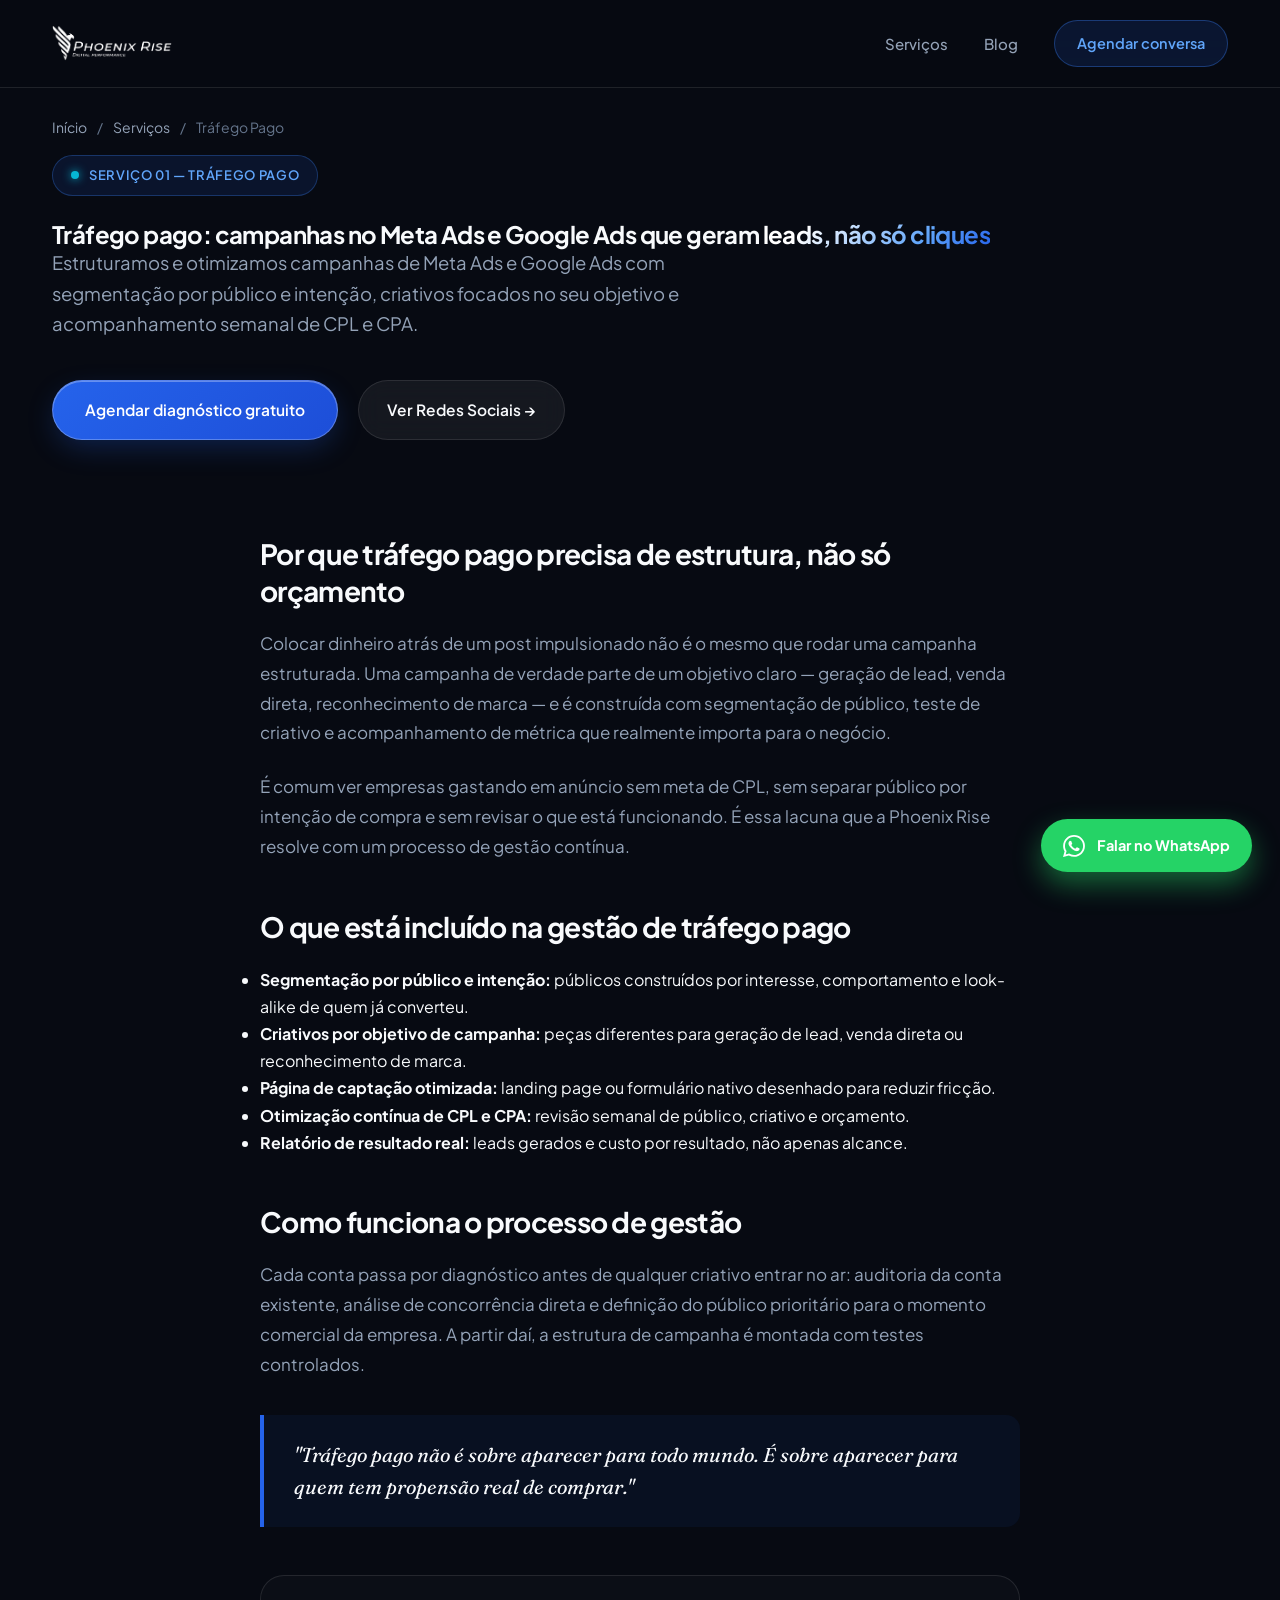
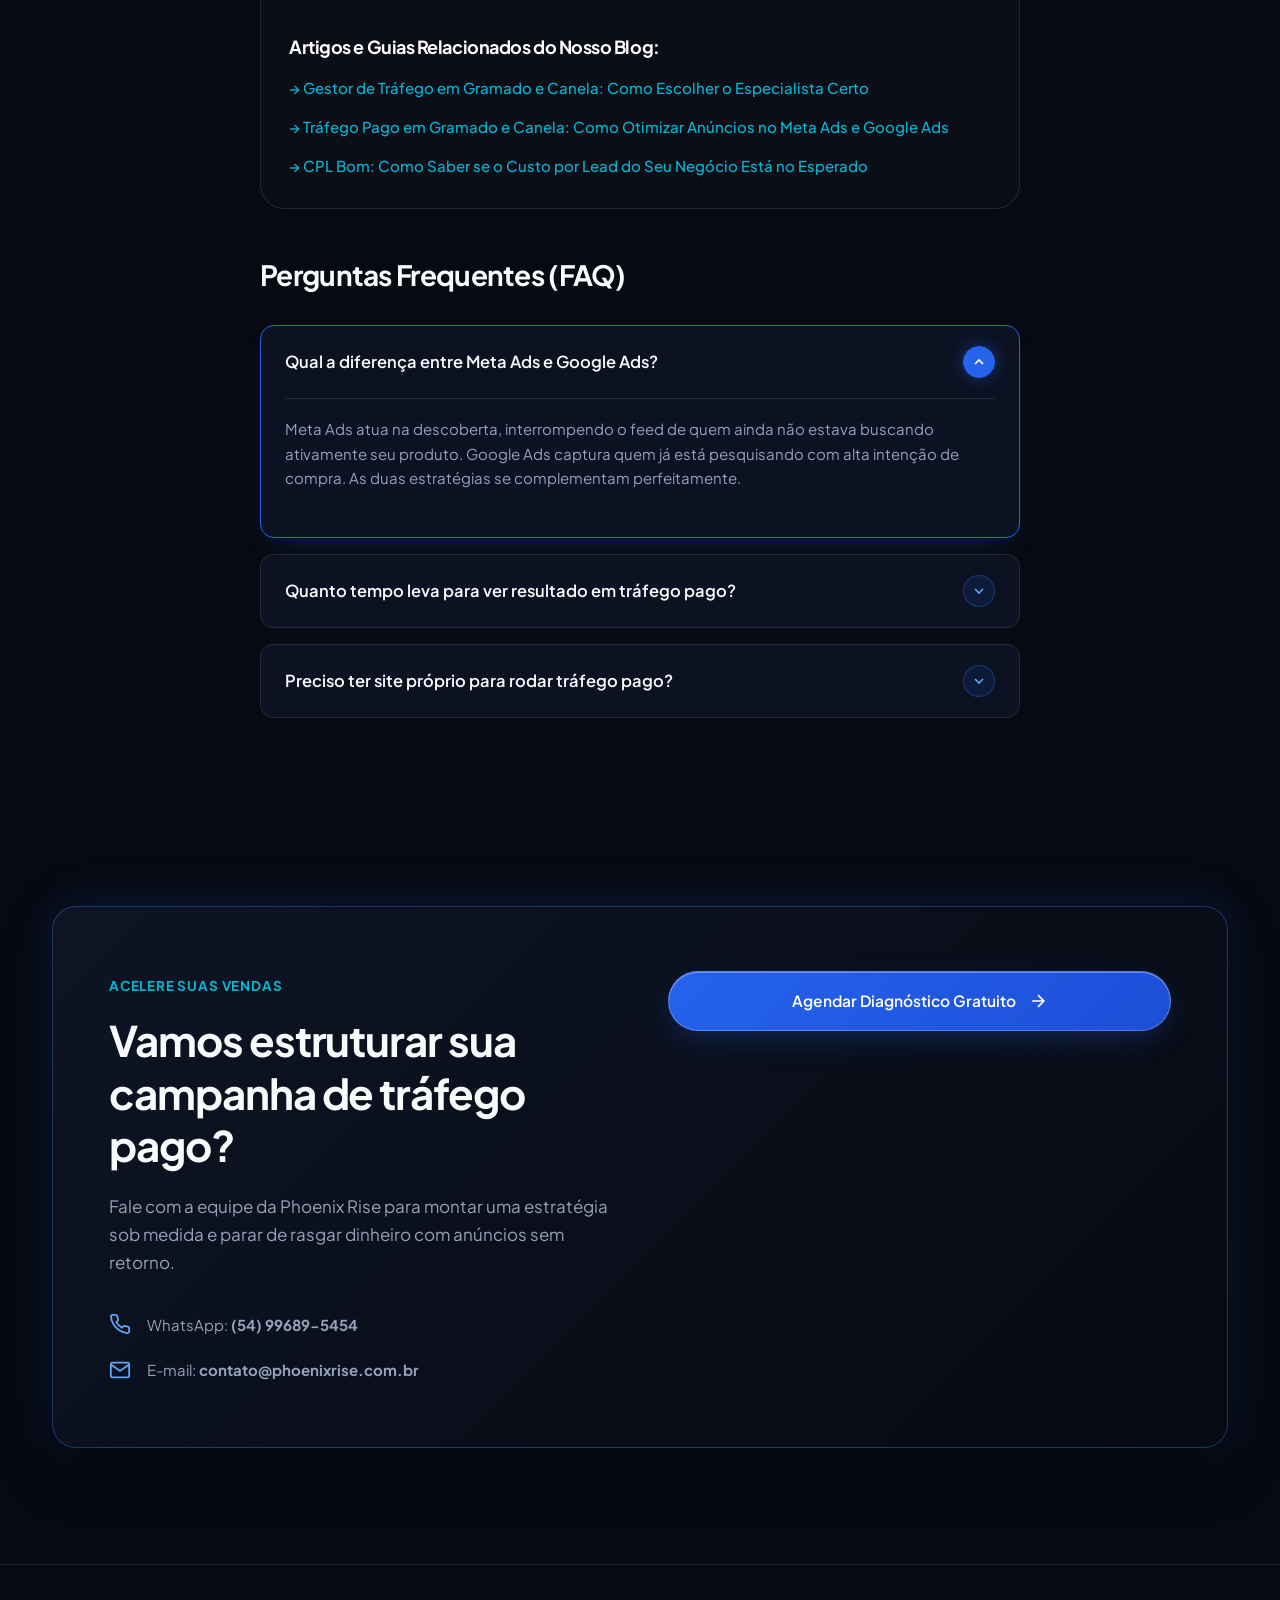
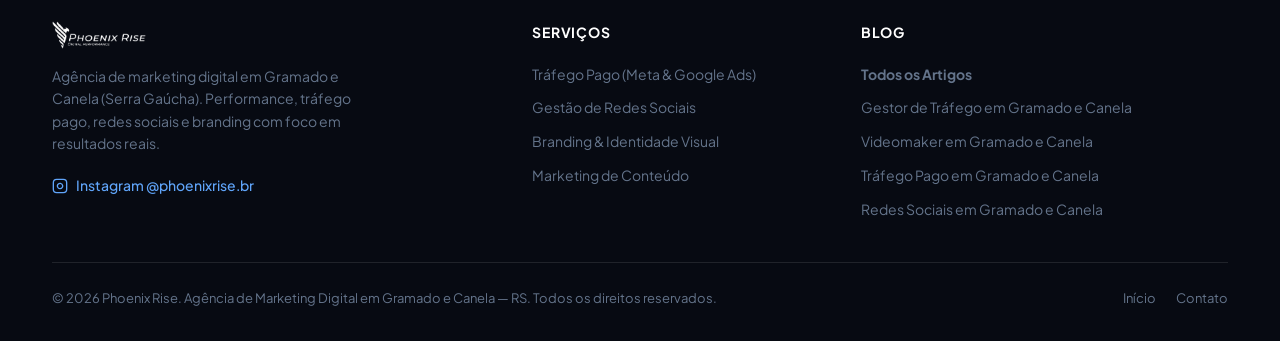
<file: servicos/trafego-pago.html>
<!DOCTYPE html>
<html lang="pt-BR">
<head>
<!-- Google Tag Manager -->
<script>(function(w,d,s,l,i){w[l]=w[l]||[];w[l].push({'gtm.start':
new Date().getTime(),event:'gtm.js'});var f=d.getElementsByTagName(s)[0],
j=d.createElement(s),dl=l!='dataLayer'?'&l='+l:'';j.async=true;j.src=
'https://www.googletagmanager.com/gtm.js?id='+i+dl;f.parentNode.insertBefore(j,f);
})(window,document,'script','dataLayer','GTM-NFWV7SX5');</script>
<!-- End Google Tag Manager -->
<!-- Google tag (gtag.js) -->
<script async src="https://www.googletagmanager.com/gtag/js?id=AW-602107502"></script>
<script>
  window.dataLayer = window.dataLayer || [];
  function gtag(){dataLayer.push(arguments);}
  gtag('js', new Date());

  gtag('config', 'AW-602107502');
</script>
<meta charset="UTF-8">
<meta name="viewport" content="width=device-width, initial-scale=1.0">
<title>Tráfego Pago em Gramado e Canela | Meta Ads e Google Ads — Phoenix Rise</title>
<meta name="description" content="Gestão de tráfego pago no Meta Ads e Google Ads em Gramado, Canela e Serra Gaúcha. Otimização de CPL, CPA e geração de leads qualificados para o seu negócio.">
<meta name="keywords" content="tráfego pago Gramado, anúncios Google Ads Canela, Meta Ads Serra Gaúcha, agência de tráfego pago Gramado Canela">
<link rel="canonical" href="https://www.phoenixrise.com.br/servicos/trafego-pago.html">
<meta property="og:type" content="website">
<meta property="og:title" content="Tráfego Pago em Gramado e Canela | Phoenix Rise">
<meta property="og:description" content="Gestão estratégica de campanhas de Meta Ads e Google Ads em Gramado, Canela e Serra Gaúcha.">
<meta property="og:url" content="https://www.phoenixrise.com.br/servicos/trafego-pago.html">
<meta property="og:locale" content="pt_BR">
<link rel="preconnect" href="https://fonts.googleapis.com">
<link rel="preconnect" href="https://fonts.gstatic.com" crossorigin>
<link href="https://fonts.googleapis.com/css2?family=Fraunces:ital,opsz,wght@0,9..144,300;0,9..144,500;0,9..144,700;1,9..144,400&family=Inter:wght@300;400;500;600;700&family=Plus+Jakarta+Sans:wght@400;500;600;700;800&display=swap" rel="stylesheet">
<link rel="stylesheet" href="/style.css">
<script type="application/ld+json">
{
  "@context": "https://schema.org",
  "@type": "Service",
  "serviceType": "Gestão de tráfego pago",
  "provider": { "@type": "MarketingAgency", "name": "Phoenix Rise" },
  "areaServed": "BR",
  "name": "Tráfego Pago (Meta Ads e Google Ads)",
  "description": "Gestão de campanhas de Meta Ads e Google Ads com foco em geração de leads qualificados."
}
</script>
<script type="application/ld+json">
{
  "@context": "https://schema.org",
  "@type": "BreadcrumbList",
  "itemListElement": [
    {
      "@type": "ListItem",
      "position": 1,
      "name": "Início",
      "item": "https://www.phoenixrise.com.br/"
    },
    {
      "@type": "ListItem",
      "position": 2,
      "name": "Serviços",
      "item": "https://www.phoenixrise.com.br/#servicos"
    },
    {
      "@type": "ListItem",
      "position": 3,
      "name": "Tráfego Pago",
      "item": "https://www.phoenixrise.com.br/servicos/trafego-pago.html"
    }
  ]
}
</script>
<script type="application/ld+json">
{
  "@context": "https://schema.org",
  "@type": "FAQPage",
  "mainEntity": [
    {"@type": "Question", "name": "Qual a diferença entre Meta Ads e Google Ads?", "acceptedAnswer": {"@type": "Answer", "text": "Meta Ads atua na descoberta, interrompendo o feed de quem ainda não estava buscando. Google Ads captura quem já está pesquisando ativamente. As duas costumam se complementar."}},
    {"@type": "Question", "name": "Quanto tempo leva para ver resultado em tráfego pago?", "acceptedAnswer": {"@type": "Answer", "text": "Os primeiros leads costumam aparecer nos primeiros dias. A estabilização do custo por lead geralmente leva entre 3 e 6 semanas de otimização."}},
    {"@type": "Question", "name": "Preciso ter site para rodar tráfego pago?", "acceptedAnswer": {"@type": "Answer", "text": "Não necessariamente — é possível captar lead com formulário nativo da plataforma, mas uma página de destino própria costuma aumentar a taxa de conversão."}}
  ]
}
</script>
</head>
<body>
<!-- Google Tag Manager (noscript) -->
<noscript><iframe src="https://www.googletagmanager.com/ns.html?id=GTM-NFWV7SX5"
height="0" width="0" style="display:none;visibility:hidden"></iframe></noscript>
<!-- End Google Tag Manager (noscript) -->

<header>
  <nav>
    <a href="/" class="brand">
      <img src="/assets/logo-white.png" alt="Phoenix Rise — Digital Performance">
    </a>
    <div class="nav-links">
      <a href="/#servicos">Serviços</a>
      <a href="/blog/index.html">Blog</a>
      <a href="/#contato" class="nav-cta">Agendar conversa</a>
    </div>
    <button class="nav-toggle" aria-label="Abrir Menu">☰</button>
  </nav>
</header>

<main>
  <section class="page-hero">
    <div class="wrap">
      <div class="breadcrumb">
        <a href="/">Início</a><span>/</span><a href="/#servicos">Serviços</a><span>/</span>Tráfego Pago
      </div>
      <div class="badge-status">
        <span class="pulse-dot"></span> Serviço 01 — Tráfego Pago
      </div>
      <h1>Tráfego pago: campanhas no Meta Ads e Google Ads que geram <span class="text-gradient-blue">leads, não só cliques</span></h1>
      <p class="hero-sub">Estruturamos e otimizamos campanhas de Meta Ads e Google Ads com segmentação por público e intenção, criativos focados no seu objetivo e acompanhamento semanal de CPL e CPA.</p>
      <div class="hero-actions">
        <a href="/#contato" class="btn-primary">Agendar diagnóstico gratuito</a>
        <a href="/servicos/gestao-redes-sociais.html" class="btn-ghost">Ver Redes Sociais →</a>
      </div>
    </div>
  </section>

  <article class="article-body wrap">
    <h2>Por que tráfego pago precisa de estrutura, não só orçamento</h2>
    <p>Colocar dinheiro atrás de um post impulsionado não é o mesmo que rodar uma campanha estruturada. Uma campanha de verdade parte de um objetivo claro — geração de lead, venda direta, reconhecimento de marca — e é construída com segmentação de público, teste de criativo e acompanhamento de métrica que realmente importa para o negócio.</p>
    <p>É comum ver empresas gastando em anúncio sem meta de CPL, sem separar público por intenção de compra e sem revisar o que está funcionando. É essa lacuna que a Phoenix Rise resolve com um processo de gestão contínua.</p>

    <h2>O que está incluído na gestão de tráfego pago</h2>
    <ul>
      <li><strong>Segmentação por público e intenção:</strong> públicos construídos por interesse, comportamento e look-alike de quem já converteu.</li>
      <li><strong>Criativos por objetivo de campanha:</strong> peças diferentes para geração de lead, venda direta ou reconhecimento de marca.</li>
      <li><strong>Página de captação otimizada:</strong> landing page ou formulário nativo desenhado para reduzir fricção.</li>
      <li><strong>Otimização contínua de CPL e CPA:</strong> revisão semanal de público, criativo e orçamento.</li>
      <li><strong>Relatório de resultado real:</strong> leads gerados e custo por resultado, não apenas alcance.</li>
    </ul>

    <h2>Como funciona o processo de gestão</h2>
    <p>Cada conta passa por diagnóstico antes de qualquer criativo entrar no ar: auditoria da conta existente, análise de concorrência direta e definição do público prioritário para o momento comercial da empresa. A partir daí, a estrutura de campanha é montada com testes controlados.</p>
    
    <blockquote>"Tráfego pago não é sobre aparecer para todo mundo. É sobre aparecer para quem tem propensão real de comprar."</blockquote>

    <!-- LINKS PARA ARTIGOS RELACIONADOS DO BLOG -->
    <div class="service-related-box">
      <h3>Artigos e Guias Relacionados do Nosso Blog:</h3>
      <ul class="service-related-list">
        <li><a href="/blog/gestor-de-trafego-gramado-canela.html">→ Gestor de Tráfego em Gramado e Canela: Como Escolher o Especialista Certo</a></li>
        <li><a href="/blog/trafego-pago-gramado-canela.html">→ Tráfego Pago em Gramado e Canela: Como Otimizar Anúncios no Meta Ads e Google Ads</a></li>
        <li><a href="/blog/cpl-bom-para-negocio.html">→ CPL Bom: Como Saber se o Custo por Lead do Seu Negócio Está no Esperado</a></li>
      </ul>
    </div>

    <h2>Perguntas Frequentes (FAQ)</h2>
    <div class="faq-accordion">
      <div class="faq-item active">
        <button class="faq-question">
          <span>Qual a diferença entre Meta Ads e Google Ads?</span>
          <span class="faq-icon-wrap">
            <svg class="faq-icon" viewBox="0 0 24 24" fill="none" stroke="currentColor" stroke-width="2.5"><polyline points="6 9 12 15 18 9"/></svg>
          </span>
        </button>
        <div class="faq-answer">
          <p>Meta Ads atua na descoberta, interrompendo o feed de quem ainda não estava buscando ativamente seu produto. Google Ads captura quem já está pesquisando com alta intenção de compra. As duas estratégias se complementam perfeitamente.</p>
        </div>
      </div>

      <div class="faq-item">
        <button class="faq-question">
          <span>Quanto tempo leva para ver resultado em tráfego pago?</span>
          <span class="faq-icon-wrap">
            <svg class="faq-icon" viewBox="0 0 24 24" fill="none" stroke="currentColor" stroke-width="2.5"><polyline points="6 9 12 15 18 9"/></svg>
          </span>
        </button>
        <div class="faq-answer">
          <p>Os primeiros leads costumam aparecer nos primeiros dias após a veiculação. A estabilização e redução contínua do custo por lead (CPL) geralmente ocorrem entre 3 e 6 semanas de testes e otimizações de criativos.</p>
        </div>
      </div>

      <div class="faq-item">
        <button class="faq-question">
          <span>Preciso ter site próprio para rodar tráfego pago?</span>
          <span class="faq-icon-wrap">
            <svg class="faq-icon" viewBox="0 0 24 24" fill="none" stroke="currentColor" stroke-width="2.5"><polyline points="6 9 12 15 18 9"/></svg>
          </span>
        </button>
        <div class="faq-answer">
          <p>Não é obrigatório — é possível captar leads com formulários nativos ou envio direto para o WhatsApp. No entanto, ter uma Landing Page própria e otimizada costuma aumentar significativamente a taxa de conversão final.</p>
        </div>
      </div>
    </div>
  </article>

  <!-- CTA SECTION -->
  <section class="cta-section" id="contato">
    <div class="wrap">
      <div class="cta-box-blue">
        <div class="cta-grid">
          <div class="cta-text">
            <span class="section-tag">Acelere Suas Vendas</span>
            <h2>Vamos estruturar sua campanha de tráfego pago?</h2>
            <p>Fale com a equipe da Phoenix Rise para montar uma estratégia sob medida e parar de rasgar dinheiro com anúncios sem retorno.</p>
            <div class="contact-info-list">
              <div class="contact-info-item">
                <svg viewBox="0 0 24 24" fill="none" stroke="currentColor" stroke-width="2"><path d="M22 16.92v3a2 2 0 01-2.18 2 19.79 19.79 0 01-8.63-3.07 19.5 19.5 0 01-6-6 19.79 19.79 0 01-3.07-8.67A2 2 0 014.11 2h3a2 2 0 012 1.72 12.84 12.84 0 00.7 2.81 2 2 0 01-.45 2.11L8.09 9.91a16 16 0 006 6l1.27-1.27a2 2 0 012.11-.45 12.84 12.84 0 002.81.7A2 2 0 0122 16.92z"/></svg>
                <span>WhatsApp: <strong>(54) 99689-5454</strong></span>
              </div>
              <div class="contact-info-item">
                <svg viewBox="0 0 24 24" fill="none" stroke="currentColor" stroke-width="2"><path d="M4 4h16c1.1 0 2 .9 2 2v12c0 1.1-.9 2-2 2H4c-1.1 0-2-.9-2-2V6c0-1.1.9-2 2-2z"/><polyline points="22,6 12,13 2,6"/></svg>
                <span>E-mail: <strong>contato@phoenixrise.com.br</strong></span>
              </div>
            </div>
          </div>
          <div>
            <a href="/#contato" class="btn-primary" style="width:100%;">
              <span>Agendar Diagnóstico Gratuito</span>
              <svg width="20" height="20" viewBox="0 0 24 24" fill="none" stroke="currentColor" stroke-width="2"><path d="M5 12h14M12 5l7 7-7 7"/></svg>
            </a>
          </div>
        </div>
      </div>
    </div>
  </section>
</main>

<a href="https://wa.me/5554996895454?text=Ol%C3%A1!%20Gostaria%20de%20saber%20mais%20sobre%20Tr%C3%A1fego%20Pago." target="_blank" rel="noopener" class="floating-whatsapp" aria-label="Falar no WhatsApp">
  <svg viewBox="0 0 24 24"><path d="M.057 24l1.687-6.163c-1.041-1.804-1.588-3.849-1.587-5.946.003-6.556 5.338-11.891 11.893-11.891 3.181.001 6.167 1.24 8.413 3.488 2.245 2.248 3.481 5.236 3.48 8.414-.003 6.557-5.338 11.892-11.893 11.892-1.99-.001-3.951-.5-5.688-1.448l-6.205 1.654zm6.597-3.807c1.676.995 3.276 1.591 5.392 1.592 5.448 0 9.886-4.434 9.889-9.885.002-5.462-4.415-9.89-9.881-9.892-5.452 0-9.887 4.434-9.889 9.884-.001 2.225.651 3.891 1.746 5.634l-.999 3.648 3.742-.981zm11.387-5.464c-.074-.124-.272-.198-.57-.347-.297-.149-1.758-.868-2.031-.967-.272-.099-.47-.149-.669.149-.198.297-.768.967-.941 1.165-.173.198-.347.223-.644.074-.297-.149-1.255-.462-2.39-1.475-.883-.788-1.48-1.761-1.653-2.059-.173-.297-.018-.458.13-.606.134-.133.297-.347.446-.521.151-.172.2-.296.3-.495.099-.198.05-.372-.025-.521-.075-.148-.669-1.611-.916-2.206-.242-.579-.487-.501-.669-.51l-.57-.01c-.198 0-.52.074-.792.372s-1.04 1.016-1.04 2.479 1.065 2.876 1.213 3.074c.149.198 2.095 3.2 5.076 4.487.709.306 1.263.489 1.694.626.712.226 1.36.194 1.872.118.572-.085 1.758-.719 2.006-1.413.248-.695.248-1.29.173-1.414z"/></svg>
  <span>Falar no WhatsApp</span>
</a>

<!-- FOOTER -->
<footer>
  <div class="wrap">
    <div class="footer-grid">
      <div class="footer-col footer-brand-col">
        <a href="/" class="brand">
          <img src="/assets/logo-white.png" alt="Phoenix Rise — Digital Performance">
        </a>
        <p class="footer-desc">Agência de marketing digital em Gramado e Canela (Serra Gaúcha). Performance, tráfego pago, redes sociais e branding com foco em resultados reais.</p>
        <div class="footer-social">
          <a href="https://www.instagram.com/phoenixrise.br/" target="_blank" rel="noopener" class="social-link">
            <svg width="16" height="16" viewBox="0 0 24 24" fill="none" stroke="currentColor" stroke-width="2"><rect x="2" y="2" width="20" height="20" rx="5"/><path d="M16 11.37A4 4 0 1112.63 8 4 4 0 0116 11.37z"/><line x1="17.5" y1="6.5" x2="17.51" y2="6.5"/></svg>
            Instagram @phoenixrise.br
          </a>
        </div>
      </div>
      <div class="footer-col">
        <h4 class="footer-title">Serviços</h4>
        <ul class="footer-nav">
          <li><a href="/servicos/trafego-pago.html">Tráfego Pago (Meta & Google Ads)</a></li>
          <li><a href="/servicos/gestao-redes-sociais.html">Gestão de Redes Sociais</a></li>
          <li><a href="/servicos/branding-identidade-visual.html">Branding & Identidade Visual</a></li>
          <li><a href="/servicos/marketing-de-conteudo.html">Marketing de Conteúdo</a></li>
        </ul>
      </div>
      <div class="footer-col">
        <h4 class="footer-title">Blog</h4>
        <ul class="footer-nav">
          <li><a href="/blog/index.html"><strong>Todos os Artigos</strong></a></li>
          <li><a href="/blog/gestor-de-trafego-gramado-canela.html">Gestor de Tráfego em Gramado e Canela</a></li>
          <li><a href="/blog/videomaker-gramado-canela.html">Videomaker em Gramado e Canela</a></li>
          <li><a href="/blog/trafego-pago-gramado-canela.html">Tráfego Pago em Gramado e Canela</a></li>
          <li><a href="/blog/gestao-redes-sociais-gramado-canela.html">Redes Sociais em Gramado e Canela</a></li>
        </ul>
      </div>
    </div>
    <div class="footer-bottom">
      <span>© 2026 Phoenix Rise. Agência de Marketing Digital em Gramado e Canela — RS. Todos os direitos reservados.</span>
      <div class="footer-bottom-links">
        <a href="/">Início</a>
        <a href="/#contato">Contato</a>
      </div>
    </div>
  </div>
</footer>

<script src="/nav.js"></script>
</body>
</html>
</file>
<file: style.css>
/* ==========================================================================
   PHOENIX RISE — ULTRA-MODERN BLUE & CONTRAST (BLACK/WHITE) DESIGN SYSTEM
   REVISED SPACING & BREATHABLE MARGINS
   ========================================================================== */

@import url('https://fonts.googleapis.com/css2?family=Fraunces:ital,opsz,wght@0,9..144,300;0,9..144,500;0,9..144,700;1,9..144,400&family=Inter:wght@300;400;500;600;700&family=Plus+Jakarta+Sans:wght@400;500;600;700;800&display=swap');

:root {
  /* High-Contrast Color System */
  --bg-black: #070A12;
  --bg-black-surface: #0E1526;
  --bg-black-card: rgba(14, 21, 38, 0.85);

  --bg-white: #FFFFFF;
  --bg-white-subtle: #F8FAFC;
  --bg-white-card: #FFFFFF;

  /* Electric Blue Gradient Suite */
  --blue-primary: #2563EB;
  --blue-light: #3B82F6;
  --blue-cyan: #06B6D4;
  --blue-bright: #60A5FA;
  --blue-glow: rgba(37, 99, 235, 0.35);
  --blue-cyan-glow: rgba(6, 182, 212, 0.3);

  --accent-emerald: #10B981;
  --accent-rose: #EF4444;

  /* Text Colors */
  --text-on-dark: #F8FAFC;
  --text-on-dark-muted: #94A3B8;
  --text-on-dark-dim: #64748B;

  --text-on-light: #0F172A;
  --text-on-light-muted: #475569;
  --text-on-light-dim: #94A3B8;

  /* Borders & Shadows */
  --border-glass-dark: rgba(255, 255, 255, 0.1);
  --border-glass-blue: rgba(59, 130, 246, 0.35);
  --border-light: rgba(15, 23, 42, 0.12);

  --radius-sm: 8px;
  --radius-md: 14px;
  --radius-lg: 24px;
  --radius-full: 9999px;

  --shadow-blue-glow: 0 10px 30px -5px rgba(37, 99, 235, 0.3);
  --shadow-card-dark: 0 24px 48px -15px rgba(0, 0, 0, 0.65);
  --shadow-card-light: 0 20px 45px -15px rgba(15, 23, 42, 0.08);

  --transition-fast: 0.2s cubic-bezier(0.4, 0, 0.2, 1);
  --transition-normal: 0.35s cubic-bezier(0.16, 1, 0.3, 1);
}

/* ---------- RESET & BASE ---------- */
*, *::before, *::after {
  box-sizing: border-box;
  margin: 0;
  padding: 0;
}

html {
  scroll-behavior: smooth;
  font-size: 16px;
  background-color: var(--bg-black);
  color: var(--text-on-dark);
  text-rendering: optimizeLegibility;
  -webkit-font-smoothing: antialiased;
}

body {
  font-family: 'Plus Jakarta Sans', 'Inter', sans-serif;
  line-height: 1.7;
  background: var(--bg-black);
  color: var(--text-on-dark);
  overflow-x: hidden;
}

/* Typography */
h1, h2, h3, .heading-display {
  font-family: 'Plus Jakarta Sans', sans-serif;
  font-weight: 700;
  line-height: 1.2;
  letter-spacing: -0.025em;
}

/* Gradient Text Utilities */
.text-gradient-blue {
  background: linear-gradient(135deg, #FFFFFF 20%, var(--blue-bright) 70%, var(--blue-primary) 100%);
  -webkit-background-clip: text;
  -webkit-text-fill-color: transparent;
}

.text-gradient-cyan {
  background: linear-gradient(135deg, #FFFFFF 10%, var(--blue-cyan) 60%, var(--blue-light) 100%);
  -webkit-background-clip: text;
  -webkit-text-fill-color: transparent;
}

.text-gradient-blue-dark {
  background: linear-gradient(135deg, var(--text-on-light) 20%, var(--blue-primary) 100%);
  -webkit-background-clip: text;
  -webkit-text-fill-color: transparent;
}

a {
  color: inherit;
  text-decoration: none;
  transition: color var(--transition-fast);
}

img, svg {
  display: block;
  max-width: 100%;
}

.wrap {
  max-width: 1240px;
  margin: 0 auto;
  padding: 0 32px;
  position: relative;
  z-index: 1;
}

/* ---------- BUTTONS & BADGES ---------- */
.btn-primary {
  display: inline-flex;
  align-items: center;
  justify-content: center;
  gap: 12px;
  background: linear-gradient(135deg, var(--blue-primary) 0%, #1D4ED8 100%);
  color: #FFFFFF;
  padding: 16px 32px;
  border-radius: var(--radius-full);
  font-size: 15.5px;
  font-weight: 600;
  border: 1px solid rgba(255, 255, 255, 0.25);
  box-shadow: var(--shadow-blue-glow), inset 0 1px 0 rgba(255, 255, 255, 0.3);
  cursor: pointer;
  transition: all var(--transition-fast);
}

.btn-primary:hover {
  transform: translateY(-3px);
  background: linear-gradient(135deg, var(--blue-light) 0%, var(--blue-primary) 100%);
  box-shadow: 0 14px 38px rgba(37, 99, 235, 0.45), inset 0 1px 0 rgba(255, 255, 255, 0.4);
}

.btn-ghost {
  display: inline-flex;
  align-items: center;
  justify-content: center;
  gap: 10px;
  background: rgba(255, 255, 255, 0.06);
  color: var(--text-on-dark);
  padding: 16px 28px;
  border-radius: var(--radius-full);
  font-size: 15.5px;
  font-weight: 600;
  border: 1px solid var(--border-glass-dark);
  backdrop-filter: blur(12px);
  cursor: pointer;
  transition: all var(--transition-fast);
}

.btn-ghost:hover {
  background: rgba(255, 255, 255, 0.12);
  border-color: rgba(255, 255, 255, 0.3);
  transform: translateY(-2px);
}

.badge-status {
  display: inline-flex;
  align-items: center;
  gap: 10px;
  padding: 8px 18px;
  background: rgba(37, 99, 235, 0.12);
  border: 1px solid rgba(59, 130, 246, 0.3);
  border-radius: var(--radius-full);
  font-size: 13px;
  font-weight: 600;
  letter-spacing: 0.05em;
  text-transform: uppercase;
  color: var(--blue-bright);
  margin-bottom: 24px;
}

.badge-status .pulse-dot {
  width: 8px;
  height: 8px;
  background: var(--blue-cyan);
  border-radius: 50%;
  box-shadow: 0 0 10px var(--blue-cyan);
  animation: pulse-glow-blue 2s infinite;
}

@keyframes pulse-glow-blue {
  0% { transform: scale(0.95); box-shadow: 0 0 0 0 rgba(6, 182, 212, 0.7); }
  70% { transform: scale(1); box-shadow: 0 0 0 8px rgba(6, 182, 212, 0); }
  100% { transform: scale(0.95); box-shadow: 0 0 0 0 rgba(6, 182, 212, 0); }
}

/* ---------- NAVBAR ---------- */
header {
  position: sticky;
  top: 0;
  z-index: 100;
  background: rgba(7, 10, 18, 0.88);
  backdrop-filter: blur(24px);
  -webkit-backdrop-filter: blur(24px);
  border-bottom: 1px solid var(--border-glass-dark);
  transition: all var(--transition-fast);
}

nav {
  display: flex;
  align-items: center;
  justify-content: space-between;
  padding: 20px 32px;
  max-width: 1240px;
  margin: 0 auto;
}

.brand img {
  height: 36px;
  width: auto;
  transition: transform var(--transition-fast);
}

.brand:hover img {
  transform: scale(1.03);
}

.nav-links {
  display: flex;
  align-items: center;
  gap: 36px;
  font-size: 15px;
  font-weight: 500;
}

.nav-links a {
  color: var(--text-on-dark-muted);
  position: relative;
  padding: 6px 0;
}

.nav-links a:hover,
.nav-links a.active {
  color: var(--text-on-dark);
}

.nav-links a::after {
  content: '';
  position: absolute;
  bottom: 0;
  left: 0;
  width: 0%;
  height: 2px;
  background: var(--blue-light);
  border-radius: 2px;
  transition: width var(--transition-fast);
}

.nav-links a:hover::after,
.nav-links a.active::after {
  width: 100%;
}

.nav-cta {
  background: rgba(37, 99, 235, 0.15) !important;
  border: 1px solid rgba(59, 130, 246, 0.35) !important;
  color: var(--blue-bright) !important;
  padding: 10px 22px !important;
  border-radius: var(--radius-full) !important;
  font-size: 14.5px !important;
  font-weight: 600 !important;
  transition: all var(--transition-fast) !important;
}

.nav-cta:hover {
  background: var(--blue-primary) !important;
  color: #FFFFFF !important;
  border-color: var(--blue-primary) !important;
  box-shadow: 0 6px 24px rgba(37, 99, 235, 0.45);
}

.nav-cta::after {
  display: none !important;
}

.nav-toggle {
  display: none;
  background: none;
  border: none;
  color: var(--text-on-dark);
  font-size: 26px;
  cursor: pointer;
  padding: 6px;
}

/* ---------- BREADCRUMB ---------- */
.breadcrumb {
  display: flex;
  align-items: center;
  gap: 10px;
  font-size: 14px;
  color: var(--text-on-dark-dim);
  padding: 28px 0 16px;
}

.breadcrumb a {
  color: var(--text-on-dark-muted);
}

.breadcrumb a:hover {
  color: var(--blue-bright);
}

/* ---------- HERO SECTION (BLACK BACKGROUND WITH REGIONAL IMAGE & BLUE GRADIENTS) ---------- */
.hero {
  padding: 104px 0 80px;
  position: relative;
  background: var(--bg-black);
  overflow: hidden;
}

.hero-bg-overlay {
  position: absolute;
  top: 0;
  left: 0;
  right: 0;
  bottom: 0;
  background-image: 
    linear-gradient(180deg, rgba(7, 10, 18, 0.52) 0%, rgba(7, 10, 18, 0.70) 55%, rgba(7, 10, 18, 0.92) 100%),
    radial-gradient(circle at 75% 35%, rgba(37, 99, 235, 0.32) 0%, rgba(7, 10, 18, 0.5) 70%),
    url('assets/bg-hero-region.jpg');
  background-size: cover;
  background-position: center center;
  background-repeat: no-repeat;
  opacity: 0.58;
  filter: saturate(1.18) brightness(0.95);
  pointer-events: none;
  z-index: 0;
}

.hero .wrap {
  position: relative;
  z-index: 2;
}

.hero::before {
  content: '';
  position: absolute;
  top: -20%;
  left: 30%;
  width: 700px;
  height: 700px;
  background: radial-gradient(circle, rgba(37, 99, 235, 0.18) 0%, rgba(6, 182, 212, 0.08) 50%, transparent 80%);
  filter: blur(100px);
  pointer-events: none;
  z-index: 1;
}

.badge-status-location {
  display: inline-flex;
  align-items: center;
  gap: 8px;
  padding: 7px 16px;
  background: rgba(6, 182, 212, 0.12);
  border: 1px solid rgba(6, 182, 212, 0.35);
  border-radius: var(--radius-full);
  font-size: 13px;
  font-weight: 600;
  letter-spacing: 0.04em;
  color: var(--blue-cyan);
  margin-bottom: 24px;
}

.hero-grid {
  display: grid;
  grid-template-columns: 1.05fr 0.95fr;
  gap: 56px;
  align-items: center;
  padding-bottom: 80px;
}

h1.hero-head {
  font-size: clamp(38px, 4.8vw, 58px);
  letter-spacing: -0.03em;
  margin-bottom: 24px;
  line-height: 1.15;
}

.hero-sub {
  font-size: 18.5px;
  color: var(--text-on-dark-muted);
  max-width: 52ch;
  line-height: 1.65;
  margin-bottom: 40px;
}

.hero-actions {
  display: flex;
  gap: 20px;
  align-items: center;
  flex-wrap: wrap;
}

/* Hero Digital Marketing Visual Showcase Card */
.hero-visual-card {
  background: var(--bg-black-card);
  border: 1px solid var(--border-glass-blue);
  border-radius: var(--radius-lg);
  padding: 32px 36px;
  backdrop-filter: blur(20px);
  box-shadow: var(--shadow-card-dark), 0 0 40px rgba(37, 99, 235, 0.15);
  position: relative;
  overflow: hidden;
  transition: all var(--transition-normal);
}

.hero-visual-card:hover {
  border-color: var(--blue-light);
  transform: translateY(-3px);
  box-shadow: var(--shadow-card-dark), 0 0 55px rgba(37, 99, 235, 0.25);
}

.visual-top-bar {
  display: flex;
  justify-content: space-between;
  align-items: center;
  padding-bottom: 18px;
  margin-bottom: 22px;
  border-bottom: 1px solid var(--border-glass-dark);
}

.visual-dots {
  display: flex;
  gap: 8px;
}

.visual-dot {
  width: 11px;
  height: 11px;
  border-radius: 50%;
  background: rgba(255, 255, 255, 0.15);
}

.visual-dot.blue { background: var(--blue-light); }

.visual-tag {
  font-size: 12px;
  font-weight: 700;
  letter-spacing: 0.05em;
  text-transform: uppercase;
  color: var(--blue-cyan);
}

/* Dashboard Mockup Component inside Hero */
.dashboard-mockup {
  display: flex;
  flex-direction: column;
  gap: 20px;
}

.mockup-metrics {
  display: grid;
  grid-template-columns: repeat(3, 1fr);
  gap: 14px;
}

.mockup-card {
  background: rgba(255, 255, 255, 0.03);
  border: 1px solid var(--border-glass-dark);
  border-radius: var(--radius-md);
  padding: 16px;
}

.mockup-card-title {
  font-size: 11.5px;
  text-transform: uppercase;
  letter-spacing: 0.05em;
  color: var(--text-on-dark-dim);
  margin-bottom: 6px;
}

.mockup-card-num {
  font-size: 22px;
  font-weight: 700;
  color: var(--text-on-dark);
  margin-bottom: 2px;
}

.mockup-card-change {
  font-size: 11.5px;
  font-weight: 600;
  color: var(--accent-emerald);
}

.mockup-chart-box {
  background: rgba(255, 255, 255, 0.02);
  border: 1px solid var(--border-glass-dark);
  border-radius: var(--radius-md);
  padding: 20px;
}

.chart-header {
  display: flex;
  justify-content: space-between;
  align-items: center;
  gap: 16px;
  font-size: 12.5px;
  color: var(--text-on-dark-muted);
  margin-bottom: 16px;
}

.chart-header strong {
  flex-shrink: 0;
  font-size: 12px;
}

.chart-bars-wrap {
  display: flex;
  align-items: flex-end;
  gap: 10px;
  height: 72px;
}

.chart-bar {
  flex: 1;
  background: linear-gradient(to top, rgba(37, 99, 235, 0.2), rgba(59, 130, 246, 0.5));
  border-radius: 4px 4px 0 0;
  transition: all 0.3s ease;
}

.chart-bar.active {
  background: linear-gradient(to top, var(--blue-primary), var(--blue-cyan));
  box-shadow: 0 0 18px rgba(6, 182, 212, 0.5);
}

.hero-strip {
  display: flex;
  align-items: center;
  justify-content: space-between;
  gap: 24px;
  padding: 32px 0;
  border-top: 1px solid var(--border-glass-dark);
  border-bottom: 1px solid var(--border-glass-dark);
  font-size: 14.5px;
  font-weight: 500;
  color: var(--text-on-dark-muted);
  flex-wrap: wrap;
}

.hero-strip-item {
  display: flex;
  align-items: center;
  gap: 12px;
}

.hero-strip-item svg {
  width: 20px;
  height: 20px;
  color: var(--blue-bright);
}

/* ---------- SECTION SYSTEM & BREATHABLE HEADINGS ---------- */
.section-pad {
  padding: 116px 0;
  position: relative;
}

.section-head {
  max-width: 680px;
  margin-bottom: 64px;
}

.section-tag {
  display: inline-flex;
  align-items: center;
  gap: 8px;
  font-size: 13.5px;
  font-weight: 700;
  letter-spacing: 0.06em;
  text-transform: uppercase;
  color: var(--blue-cyan);
  margin-bottom: 16px;
}

.section-head h2 {
  font-size: clamp(30px, 3.6vw, 44px);
  line-height: 1.2;
  margin-bottom: 18px;
}

.section-head p {
  color: var(--text-on-dark-muted);
  font-size: 17.5px;
  line-height: 1.65;
}

/* ---------- SECTION 2: DIFFERENTIAL (WHITE BACKGROUND CONTRAST) ---------- */
.section-white {
  background: var(--bg-white);
  color: var(--text-on-light);
  border-top: 1px solid var(--border-light);
  border-bottom: 1px solid var(--border-light);
}

.section-white .section-tag {
  color: var(--blue-primary);
}

.section-white .section-head h2 {
  color: var(--text-on-light);
}

.section-white .section-head p {
  color: var(--text-on-light-muted);
}

.ledger-grid {
  display: grid;
  grid-template-columns: 1fr 1fr;
  gap: 28px;
}

.ledger-card-light {
  background: var(--bg-white-card);
  border: 1px solid var(--border-light);
  border-radius: var(--radius-lg);
  padding: 48px 44px;
  box-shadow: var(--shadow-card-light);
  transition: all var(--transition-normal);
}

.ledger-card-light.is-them {
  background: #F8FAFC;
  border-color: rgba(239, 68, 68, 0.2);
}

.ledger-card-light.is-us {
  background: linear-gradient(160deg, #FFFFFF 0%, rgba(37, 99, 235, 0.04) 100%);
  border: 2px solid var(--blue-primary);
  box-shadow: 0 16px 40px -10px rgba(37, 99, 235, 0.15);
}

.ledger-badge-light {
  display: inline-block;
  padding: 5px 14px;
  border-radius: var(--radius-full);
  font-size: 12.5px;
  font-weight: 700;
  text-transform: uppercase;
  letter-spacing: 0.05em;
  margin-bottom: 20px;
}

.is-them .ledger-badge-light {
  background: rgba(239, 68, 68, 0.1);
  color: var(--accent-rose);
}

.is-us .ledger-badge-light {
  background: rgba(37, 99, 235, 0.12);
  color: var(--blue-primary);
}

.ledger-title-light {
  font-size: 24px;
  font-weight: 700;
  margin-bottom: 28px;
  color: var(--text-on-light);
}

.ledger-list-light {
  list-style: none;
  display: flex;
  flex-direction: column;
  gap: 20px;
}

.ledger-list-light li {
  display: flex;
  align-items: flex-start;
  gap: 16px;
  font-size: 16px;
  color: var(--text-on-light-muted);
  line-height: 1.6;
}

.is-us .ledger-list-light li {
  color: var(--text-on-light);
  font-weight: 500;
}

.ledger-icon-light {
  width: 24px;
  height: 24px;
  border-radius: 50%;
  display: flex;
  align-items: center;
  justify-content: center;
  flex-shrink: 0;
  margin-top: 3px;
}

.is-them .ledger-icon-light {
  background: rgba(239, 68, 68, 0.1);
  color: var(--accent-rose);
}

.is-us .ledger-icon-light {
  background: var(--blue-primary);
  color: #FFFFFF;
}

/* ---------- SECTION 3: SERVICES (BLACK BACKGROUND WITH ELECTRIC BLUE CARDS) ---------- */
.section-black {
  background: var(--bg-black);
  color: var(--text-on-dark);
}

.services-grid {
  display: grid;
  grid-template-columns: repeat(2, 1fr);
  gap: 28px;
}

.service-card-black {
  background: var(--bg-black-card);
  border: 1px solid var(--border-glass-dark);
  border-radius: var(--radius-lg);
  padding: 44px 38px;
  backdrop-filter: blur(16px);
  display: flex;
  flex-direction: column;
  justify-content: space-between;
  transition: all var(--transition-normal);
  position: relative;
  overflow: hidden;
}

.service-card-black::before {
  content: '';
  position: absolute;
  top: 0;
  left: 0;
  right: 0;
  height: 3px;
  background: linear-gradient(90deg, var(--blue-primary), var(--blue-cyan));
  opacity: 0;
  transition: opacity var(--transition-fast);
}

.service-card-black:hover {
  transform: translateY(-6px);
  border-color: var(--border-glass-blue);
  box-shadow: 0 20px 45px -10px rgba(37, 99, 235, 0.25);
}

.service-card-black:hover::before {
  opacity: 1;
}

.service-top {
  display: flex;
  justify-content: space-between;
  align-items: flex-start;
  margin-bottom: 28px;
}

.service-icon-blue {
  width: 56px;
  height: 56px;
  border-radius: var(--radius-md);
  background: rgba(37, 99, 235, 0.12);
  border: 1px solid rgba(59, 130, 246, 0.25);
  color: var(--blue-bright);
  display: flex;
  align-items: center;
  justify-content: center;
  transition: all var(--transition-fast);
}

.service-card-black:hover .service-icon-blue {
  background: var(--blue-primary);
  color: #FFFFFF;
  box-shadow: 0 0 25px rgba(37, 99, 235, 0.5);
}

.service-num {
  font-family: 'Fraunces', serif;
  font-size: 20px;
  color: var(--text-on-dark-dim);
}

.service-card-black h3 {
  font-size: 23px;
  margin-bottom: 16px;
  line-height: 1.3;
}

.service-card-black h3 a:hover {
  color: var(--blue-bright);
}

.service-card-black p {
  color: var(--text-on-dark-muted);
  font-size: 15.5px;
  margin-bottom: 28px;
  line-height: 1.65;
}

.service-feats-dark {
  list-style: none;
  display: flex;
  flex-direction: column;
  gap: 14px;
  padding-top: 24px;
  margin-top: 24px;
  border-top: 1px solid var(--border-glass-dark);
}

.service-feats-dark li {
  font-size: 14.5px;
  color: var(--text-on-dark-muted);
  display: flex;
  align-items: center;
  gap: 12px;
}

.service-feats-dark li::before {
  content: '';
  width: 7px;
  height: 7px;
  border-radius: 50%;
  background: var(--blue-cyan);
  flex-shrink: 0;
}

.service-link-blue {
  display: inline-flex;
  align-items: center;
  gap: 10px;
  margin-top: 28px;
  font-size: 14.5px;
  font-weight: 600;
  color: var(--blue-bright);
}

.service-link-blue svg {
  transition: transform var(--transition-fast);
}

.service-card-black:hover .service-link-blue svg {
  transform: translateX(6px);
}

/* ---------- SECTION 4: PROCESS (WHITE / LIGHT SURFACE CONTRAST) ---------- */
.section-light-surface {
  background: var(--bg-white-subtle);
  color: var(--text-on-light);
  border-top: 1px solid var(--border-light);
  border-bottom: 1px solid var(--border-light);
}

.process-grid {
  display: grid;
  grid-template-columns: repeat(4, 1fr);
  gap: 24px;
}

.process-step-light {
  background: #FFFFFF;
  border: 1px solid var(--border-light);
  border-radius: var(--radius-lg);
  padding: 36px 28px;
  box-shadow: var(--shadow-card-light);
  transition: all var(--transition-normal);
}

.process-step-light:hover {
  border-color: var(--blue-primary);
  transform: translateY(-4px);
  box-shadow: 0 16px 40px -10px rgba(37, 99, 235, 0.15);
}

.step-num-blue {
  font-family: 'Fraunces', serif;
  font-size: 24px;
  font-weight: 700;
  color: var(--blue-primary);
  background: rgba(37, 99, 235, 0.1);
  width: 52px;
  height: 52px;
  border-radius: 50%;
  display: flex;
  align-items: center;
  justify-content: center;
  margin-bottom: 24px;
}

.process-step-light h3 {
  font-size: 20px;
  margin-bottom: 14px;
  color: var(--text-on-light);
}

.process-step-light p {
  font-size: 14.5px;
  color: var(--text-on-light-muted);
  line-height: 1.6;
}

/* ---------- SECTION 5: RESULTS (DARK DEEP BLUE LUXURY) ---------- */
.results-section-blue {
  background: linear-gradient(180deg, var(--bg-black) 0%, var(--bg-black-surface) 50%, var(--bg-black) 100%);
  border-top: 1px solid var(--border-glass-dark);
  border-bottom: 1px solid var(--border-glass-dark);
}

.stat-grid {
  display: grid;
  grid-template-columns: repeat(3, 1fr);
  gap: 28px;
}

.stat-card-blue {
  background: var(--bg-black-card);
  border: 1px solid var(--border-glass-blue);
  border-radius: var(--radius-lg);
  padding: 44px 32px;
  backdrop-filter: blur(16px);
  text-align: center;
  transition: all var(--transition-normal);
}

.stat-card-blue:hover {
  border-color: var(--blue-light);
  transform: translateY(-4px);
  box-shadow: 0 18px 40px -10px rgba(37, 99, 235, 0.3);
}

.stat-num-blue {
  font-size: clamp(42px, 4.5vw, 60px);
  font-weight: 800;
  line-height: 1;
  margin-bottom: 16px;
  background: linear-gradient(135deg, #FFFFFF 30%, var(--blue-bright) 70%, var(--blue-primary) 100%);
  -webkit-background-clip: text;
  -webkit-text-fill-color: transparent;
}

.stat-label-dark {
  font-size: 15px;
  color: var(--text-on-dark-muted);
  max-width: 28ch;
  margin: 0 auto;
  line-height: 1.5;
}

/* ---------- SECTION 6: BLOG (WHITE BACKGROUND) ---------- */
.blog-grid {
  display: grid;
  grid-template-columns: repeat(3, 1fr);
  gap: 28px;
}

.blog-thumb-wrap {
  width: 100%;
  aspect-ratio: 16 / 9;
  border-radius: var(--radius-md);
  overflow: hidden;
  margin-bottom: 20px;
  border: 1px solid var(--border-light);
  background: var(--bg-white-subtle);
}

.section-black .blog-thumb-wrap {
  border-color: var(--border-glass-dark);
  background: var(--bg-black-surface);
}

.blog-thumb-wrap img {
  width: 100%;
  height: 100%;
  object-fit: cover;
  transition: transform var(--transition-normal);
}

.blog-card-light:hover .blog-thumb-wrap img {
  transform: scale(1.06);
}

.blog-card-light {
  background: #FFFFFF;
  border: 1px solid var(--border-light);
  border-radius: var(--radius-lg);
  padding: 28px;
  box-shadow: var(--shadow-card-light);
  display: flex;
  flex-direction: column;
  justify-content: space-between;
  transition: all var(--transition-normal);
}

.blog-card-light:hover {
  border-color: var(--blue-primary);
  transform: translateY(-4px);
  box-shadow: 0 18px 40px -10px rgba(37, 99, 235, 0.15);
}

.blog-meta-light {
  display: flex;
  justify-content: space-between;
  align-items: center;
  font-size: 13px;
  color: var(--text-on-light-dim);
  margin-bottom: 18px;
}

.blog-tag-blue {
  background: rgba(37, 99, 235, 0.1);
  color: var(--blue-primary);
  padding: 4px 12px;
  border-radius: var(--radius-full);
  font-weight: 600;
}

.blog-card-light h3 {
  font-size: 19.5px;
  line-height: 1.4;
  margin-bottom: 16px;
  color: var(--text-on-light);
}

.blog-card-light h3 a:hover {
  color: var(--blue-primary);
}

.blog-card-light p {
  font-size: 14.5px;
  color: var(--text-on-light-muted);
  margin-bottom: 24px;
  line-height: 1.6;
}

/* ---------- ARTICLE PAGE (READABILITY & BREATHING ROOM) ---------- */
.article-body {
  max-width: 760px;
  margin: 0 auto;
  padding: 48px 0 72px;
}

.article-body h2 {
  font-size: 28px;
  margin: 48px 0 20px;
  line-height: 1.3;
}

.article-body h3 {
  font-size: 21px;
  margin: 32px 0 16px;
}

.article-body p {
  font-size: 17px;
  color: var(--text-on-dark-muted);
  margin-bottom: 24px;
  line-height: 1.75;
}

.section-white .article-body p {
  color: var(--text-on-light-muted);
}

.article-body blockquote {
  border-left: 4px solid var(--blue-primary);
  background: rgba(37, 99, 235, 0.07);
  padding: 24px 30px;
  border-radius: 0 var(--radius-md) var(--radius-md) 0;
  margin: 36px 0;
  font-family: 'Fraunces', serif;
  font-size: 20px;
  font-style: italic;
  line-height: 1.6;
}

/* ---------- FAQ ACCORDION STYLING & ELEGANT MICRO-INTERACTIONS ---------- */
.faq-accordion {
  display: flex;
  flex-direction: column;
  gap: 16px;
  max-width: 840px;
  margin-top: 32px;
}

.faq-item {
  background: var(--bg-black-card);
  border: 1px solid var(--border-glass-dark);
  border-radius: var(--radius-md);
  overflow: hidden;
  transition: all var(--transition-fast);
}

.faq-item:hover {
  border-color: var(--border-glass-blue);
}

.faq-item.active {
  border-color: var(--blue-primary);
  box-shadow: 0 12px 30px -10px rgba(37, 99, 235, 0.2);
}

.faq-question {
  width: 100%;
  padding: 20px 24px;
  background: none;
  border: none;
  color: var(--text-on-dark);
  font-family: inherit;
  font-size: 16.5px;
  font-weight: 600;
  line-height: 1.45;
  text-align: left;
  display: flex;
  justify-content: space-between;
  align-items: center;
  cursor: pointer;
  gap: 20px;
  transition: color var(--transition-fast);
}

.faq-question:hover {
  color: var(--blue-bright);
}

.faq-icon-wrap {
  width: 32px;
  height: 32px;
  border-radius: 50%;
  background: rgba(37, 99, 235, 0.12);
  border: 1px solid rgba(59, 130, 246, 0.3);
  display: flex;
  align-items: center;
  justify-content: center;
  flex-shrink: 0;
  transition: all var(--transition-fast);
}

.faq-icon {
  width: 16px;
  height: 16px;
  max-width: 16px;
  max-height: 16px;
  flex-shrink: 0;
  color: var(--blue-bright);
  transition: transform var(--transition-fast), color var(--transition-fast);
}

.faq-item.active .faq-icon-wrap {
  background: var(--blue-primary);
  border-color: var(--blue-primary);
  box-shadow: 0 0 16px rgba(37, 99, 235, 0.45);
}

.faq-item.active .faq-icon {
  transform: rotate(180deg);
  color: #FFFFFF;
}

.faq-answer {
  max-height: 0;
  overflow: hidden;
  transition: max-height 0.4s cubic-bezier(0.16, 1, 0.3, 1), padding 0.3s ease;
  padding: 0 24px;
}

.faq-item.active .faq-answer {
  max-height: 360px;
  padding: 0 24px 22px;
}

.faq-answer p {
  color: var(--text-on-dark-muted);
  font-size: 15px;
  line-height: 1.65;
  border-top: 1px solid var(--border-glass-dark);
  padding-top: 18px;
}

/* ---------- SECTION 7: CTA & DIAGNOSTIC FORM ---------- */
.cta-section {
  padding: 116px 0;
  position: relative;
  background: var(--bg-black);
}

.cta-box-blue {
  background: linear-gradient(135deg, rgba(14, 21, 38, 0.95) 0%, rgba(7, 10, 18, 0.98) 100%);
  border: 1px solid var(--border-glass-blue);
  border-radius: var(--radius-lg);
  padding: 64px 56px;
  backdrop-filter: blur(20px);
  box-shadow: 0 24px 55px -10px rgba(0, 0, 0, 0.75), 0 0 50px rgba(37, 99, 235, 0.2);
  position: relative;
  overflow: hidden;
}

.cta-grid {
  display: grid;
  grid-template-columns: 1fr 1fr;
  gap: 56px;
  align-items: start;
}

.cta-text h2 {
  font-size: clamp(30px, 3.6vw, 42px);
  margin-bottom: 20px;
  line-height: 1.25;
}

.cta-text p {
  color: var(--text-on-dark-muted);
  font-size: 17px;
  margin-bottom: 36px;
  line-height: 1.65;
}

.contact-info-list {
  display: flex;
  flex-direction: column;
  gap: 20px;
}

.contact-info-item {
  display: flex;
  align-items: center;
  gap: 16px;
  font-size: 15px;
  color: var(--text-on-dark-muted);
}

.contact-info-item svg {
  width: 22px;
  height: 22px;
  color: var(--blue-bright);
}

/* Lead Diagnostic Form Spacing */
.lead-form-blue {
  display: flex;
  flex-direction: column;
  gap: 22px;
  background: rgba(7, 10, 18, 0.75);
  border: 1px solid var(--border-glass-dark);
  padding: 38px 32px;
  border-radius: var(--radius-md);
}

.form-group {
  display: flex;
  flex-direction: column;
  gap: 8px;
}

.form-group label {
  font-size: 13px;
  font-weight: 600;
  color: var(--text-on-dark-muted);
  text-transform: uppercase;
  letter-spacing: 0.05em;
}

.form-control {
  background: rgba(255, 255, 255, 0.05);
  border: 1px solid var(--border-glass-dark);
  border-radius: var(--radius-sm);
  padding: 14px 18px;
  color: var(--text-on-dark);
  font-family: inherit;
  font-size: 15px;
  outline: none;
  transition: all var(--transition-fast);
}

.form-control:focus {
  border-color: var(--blue-primary);
  box-shadow: 0 0 0 3px rgba(37, 99, 235, 0.25);
  background: rgba(255, 255, 255, 0.08);
}

select.form-control option {
  background: var(--bg-black-surface);
  color: var(--text-on-dark);
}

.form-submit-btn {
  width: 100%;
  margin-top: 10px;
  padding: 18px 28px;
}

.form-success-msg {
  display: none;
  padding: 18px 20px;
  background: rgba(16, 185, 129, 0.15);
  border: 1px solid rgba(16, 185, 129, 0.3);
  border-radius: var(--radius-sm);
  color: var(--accent-emerald);
  font-size: 14.5px;
  text-align: center;
  font-weight: 600;
  line-height: 1.6;
}

/* ---------- FLOATING WHATSAPP BUTTON ---------- */
.floating-whatsapp {
  position: fixed;
  bottom: 28px;
  right: 28px;
  z-index: 99;
  display: flex;
  align-items: center;
  gap: 12px;
  background: #25D366;
  color: #FFFFFF;
  padding: 14px 22px;
  border-radius: var(--radius-full);
  box-shadow: 0 12px 28px rgba(37, 211, 102, 0.45);
  font-size: 14.5px;
  font-weight: 700;
  transition: all var(--transition-fast);
}

.floating-whatsapp:hover {
  transform: translateY(-4px) scale(1.03);
  box-shadow: 0 16px 34px rgba(37, 211, 102, 0.65);
}

.floating-whatsapp svg {
  width: 22px;
  height: 22px;
  fill: currentColor;
}

/* ---------- FOOTER ---------- */
footer {
  border-top: 1px solid var(--border-glass-dark);
  padding: 56px 0 32px;
  background: var(--bg-black);
}

.footer-grid {
  display: grid;
  grid-template-columns: 2fr 1.3fr 1.7fr;
  gap: 48px;
  margin-bottom: 40px;
}

.footer-col {
  display: flex;
  flex-direction: column;
}

.footer-brand-col .brand img {
  height: 28px;
  width: auto;
}

.footer-desc {
  color: var(--text-on-dark-dim);
  font-size: 14px;
  line-height: 1.6;
  margin: 16px 0 20px;
  max-width: 320px;
}

.footer-social .social-link {
  display: inline-flex;
  align-items: center;
  gap: 8px;
  color: var(--blue-bright);
  font-size: 14px;
  font-weight: 500;
  text-decoration: none;
  transition: opacity 0.2s;
}

.footer-social .social-link:hover {
  opacity: 0.8;
}

.footer-title {
  font-size: 14px;
  font-weight: 700;
  color: #fff;
  margin-bottom: 18px;
  text-transform: uppercase;
  letter-spacing: 0.06em;
}

.footer-nav {
  list-style: none;
  padding: 0;
  margin: 0;
  display: flex;
  flex-direction: column;
  gap: 10px;
  font-size: 14px;
}

.footer-nav a {
  color: var(--text-on-dark-dim);
  text-decoration: none;
  transition: color 0.2s, transform 0.2s;
  display: inline-block;
}

.footer-nav a:hover {
  color: var(--blue-bright);
  transform: translateX(2px);
}

.footer-bottom {
  border-top: 1px solid var(--border-glass-dark);
  padding-top: 24px;
  display: flex;
  justify-content: space-between;
  align-items: center;
  font-size: 13px;
  color: var(--text-on-dark-dim);
  flex-wrap: wrap;
  gap: 16px;
}

.footer-bottom-links {
  display: flex;
  gap: 20px;
}

.footer-bottom-links a {
  color: var(--text-on-dark-dim);
  text-decoration: none;
  transition: color 0.2s;
}

.footer-bottom-links a:hover {
  color: var(--blue-bright);
}

@media (max-width: 860px) {
  .footer-grid {
    grid-template-columns: 1fr;
    gap: 32px;
  }
}

/* ---------- RELATED POSTS & SERVICE CTA IN ARTICLES ---------- */
.article-related-section {
  margin-top: 48px;
  padding-top: 36px;
  border-top: 1px solid var(--border-glass-dark);
}

.article-related-title {
  font-size: 20px;
  font-weight: 700;
  margin-bottom: 20px;
  color: #fff;
}

.article-related-list {
  list-style: none;
  padding: 0;
  margin: 0 0 32px 0;
  display: flex;
  flex-direction: column;
  gap: 12px;
}

.article-related-list li a {
  color: var(--blue-cyan);
  text-decoration: none;
  font-size: 15px;
  font-weight: 500;
  display: inline-flex;
  align-items: center;
  gap: 8px;
  transition: color 0.2s, transform 0.2s;
}

.article-related-list li a:hover {
  color: #fff;
  transform: translateX(4px);
}

.article-service-cta {
  background: rgba(37, 99, 235, 0.08);
  border: 1px solid rgba(59, 130, 246, 0.25);
  border-radius: var(--radius-lg);
  padding: 24px 28px;
  display: flex;
  justify-content: space-between;
  align-items: center;
  flex-wrap: wrap;
  gap: 20px;
}

.article-service-cta h4 {
  font-size: 17px;
  font-weight: 700;
  color: #fff;
  margin-bottom: 4px;
}

.article-service-cta p {
  color: var(--text-on-dark-dim);
  font-size: 14px;
  margin: 0;
}

/* ---------- RELATED BLOG ARTICLES IN SERVICE PAGES ---------- */
.service-related-box {
  margin-top: 48px;
  padding: 28px;
  background: rgba(255, 255, 255, 0.02);
  border: 1px solid var(--border-glass-dark);
  border-radius: var(--radius-lg);
}

.service-related-box h3 {
  font-size: 18px;
  font-weight: 700;
  color: #fff;
  margin-bottom: 16px;
}

.service-related-list {
  list-style: none;
  padding: 0;
  margin: 0;
  display: flex;
  flex-direction: column;
  gap: 12px;
}

.service-related-list li a {
  color: var(--blue-cyan);
  text-decoration: none;
  font-size: 15px;
  font-weight: 500;
  display: inline-flex;
  align-items: center;
  gap: 8px;
  transition: color 0.2s, transform 0.2s;
}

.service-related-list li a:hover {
  color: #fff;
  transform: translateX(4px);
}

/* ---------- RESPONSIVE BREAKPOINTS ---------- */
@media (max-width: 992px) {
  .hero-grid {
    grid-template-columns: 1fr;
    gap: 44px;
  }
  .ledger-grid, .services-grid, .cta-grid {
    grid-template-columns: 1fr;
    gap: 32px;
  }
  .process-grid {
    grid-template-columns: repeat(2, 1fr);
    gap: 24px;
  }
  .stat-grid, .blog-grid {
    grid-template-columns: 1fr;
    gap: 24px;
  }
  .cta-box-blue {
    padding: 44px 32px;
  }
}

@media (max-width: 768px) {
  .wrap {
    padding: 0 20px;
  }
  .nav-links { display: none; }
  .nav-toggle { display: block; }
  .nav-links.mobile-open {
    display: flex;
    position: absolute;
    top: 100%;
    left: 0;
    right: 0;
    flex-direction: column;
    align-items: flex-start;
    gap: 24px;
    background: rgba(7, 10, 18, 0.98);
    backdrop-filter: blur(24px);
    padding: 28px 32px;
    border-bottom: 1px solid var(--border-glass-dark);
  }
  .process-grid { grid-template-columns: 1fr; }
  .cta-box-blue { padding: 36px 24px; }
  .lead-form-blue { padding: 28px 20px; }
  .floating-whatsapp span { display: none; }
  .floating-whatsapp { padding: 16px; border-radius: 50%; }
}
</file>
